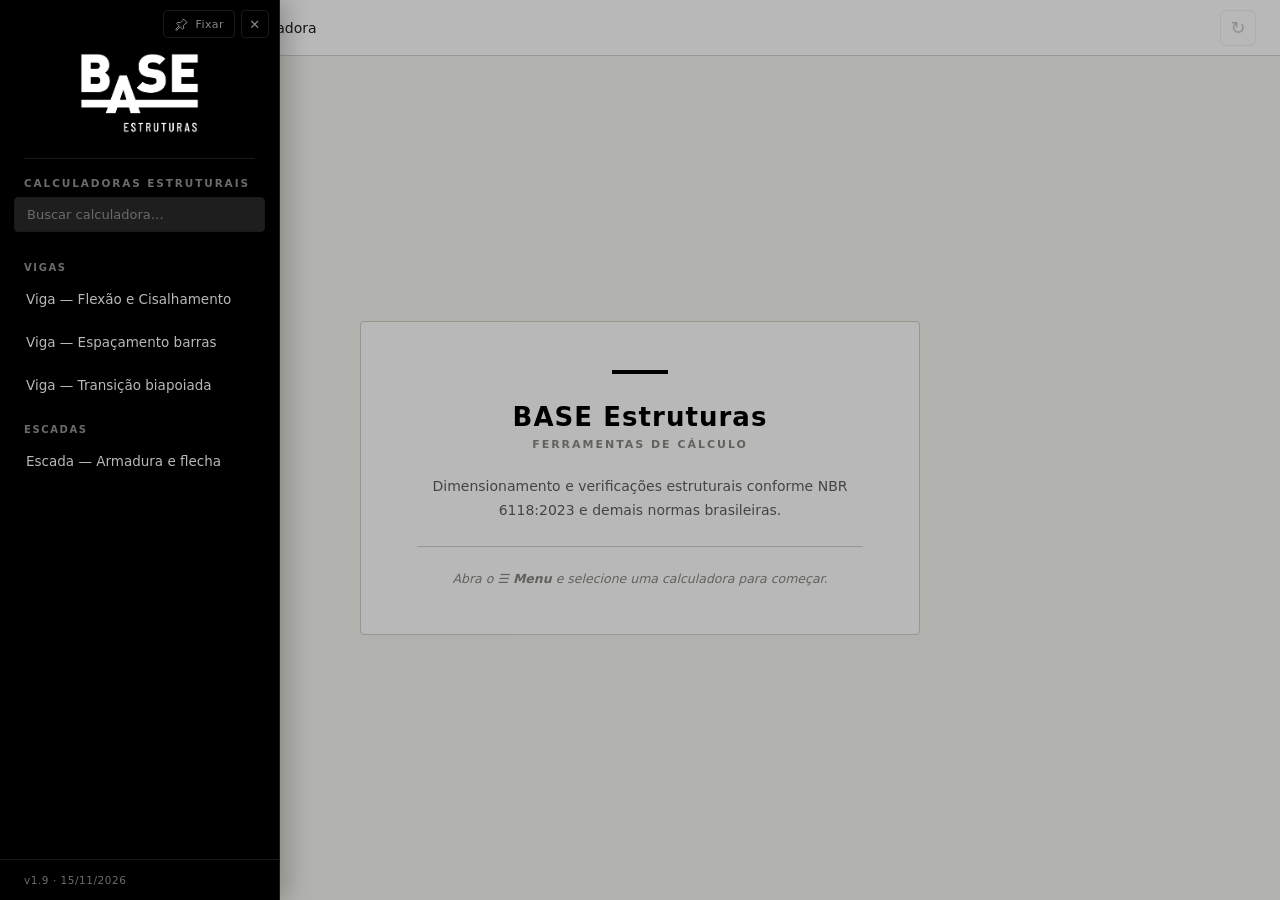
<file: index.html>
<!DOCTYPE html>
<html lang="pt-BR">
<head>
<meta charset="UTF-8">
<meta name="viewport" content="width=device-width, initial-scale=1.0">
<title>BASE Estruturas — Calculadoras</title>
<meta name="description" content="Calculadoras estruturais conforme NBR 6118:2023 — BASE Estruturas.">
<meta name="theme-color" content="#000000">
<meta property="og:title" content="BASE Estruturas — Calculadoras">
<meta property="og:description" content="Ferramentas internas de cálculo estrutural.">
<meta property="og:image" content="assets/logo.png">
<meta property="og:type" content="website">
<link rel="icon" type="image/png" href="assets/favicon.png">
<link rel="apple-touch-icon" href="assets/icon.png">
<link rel="stylesheet" href="assets/style.css">
</head>
<body>

<div class="app" id="app">

  <aside class="sidebar" id="sidebar" aria-label="Menu de calculadoras">
    <div class="sidebar-tools">
      <button class="btn-side" id="btn-pin" type="button" title="Fixar menu aberto" aria-pressed="false">
        <svg viewBox="0 0 24 24" width="15" height="15" aria-hidden="true"><path d="M15 3l6 6-2.2.8-3.9 3.9.6 4.6-1.5 1.5-4.2-4.2L4.5 21 3 21l0-1.5 5.4-5.3-4.2-4.2 1.5-1.5 4.6.6 3.9-3.9z" fill="none" stroke="currentColor" stroke-width="1.6" stroke-linejoin="round"/></svg>
        <span id="btn-pin-txt">Fixar</span>
      </button>
      <button class="btn-side btn-side-x" id="btn-close" type="button" title="Recolher menu (Esc)" aria-label="Recolher menu">✕</button>
    </div>
    <div class="brand">
      <img src="assets/logo-horizontal.png" alt="BASE Estruturas" class="brand-logo" />
    </div>

    <div class="brand-divider"></div>

    <div class="brand-sub">Calculadoras estruturais</div>

    <div class="search">
      <input type="text" id="search" placeholder="Buscar calculadora…" autocomplete="off" />
    </div>

    <nav class="nav" id="nav"></nav>

    <div class="footer">
      <div class="version">v1.9 · 15/11/2026</div>
    </div>
  </aside>

  <main class="main">
    <header class="topbar">
      <button class="btn-menu" id="btn-menu" type="button" title="Abrir menu (Ctrl+K busca)" aria-label="Abrir menu" aria-controls="sidebar" aria-expanded="false"><span class="ico">☰</span><span class="txt">Menu</span></button>
      <div class="topbar-title" id="topbar-title">Selecione uma calculadora</div>
      <button class="btn-icon" id="btn-reload" title="Recarregar (Ctrl+R)" disabled aria-label="Recarregar">↻</button>
    </header>

    <div class="content">
      <div class="welcome" id="welcome">
        <div class="welcome-card">
          <div class="welcome-mark"></div>
          <h1>BASE Estruturas</h1>
          <p class="tag">Ferramentas de cálculo</p>
          <p class="desc">
            Dimensionamento e verificações estruturais conforme NBR 6118:2023
            e demais normas brasileiras.
          </p>
          <p class="hint">Abra o <b>☰ Menu</b> e selecione uma calculadora para começar.</p>
        </div>
      </div>

      <iframe id="frame" class="frame hidden" src="about:blank" frameborder="0" title="Calculadora ativa"></iframe>
    </div>
  </main>

  <!-- Fundo escuro do menu recolhível -->
  <div class="backdrop" id="backdrop"></div>

</div>

<script>
  // Carrega a lista e o controle sempre na versão mais recente (evita menu antigo em cache)
  (function () {
    const v = Date.now();
    const js = src => new Promise((ok, erro) => { const t = document.createElement('script'); t.src = src + '?v=' + v; t.onload = ok; t.onerror = erro; document.body.appendChild(t); });
    js('assets/calculadoras.js').then(() => js('assets/app.js'));
  })();
</script>
</body>
</html>
</file>
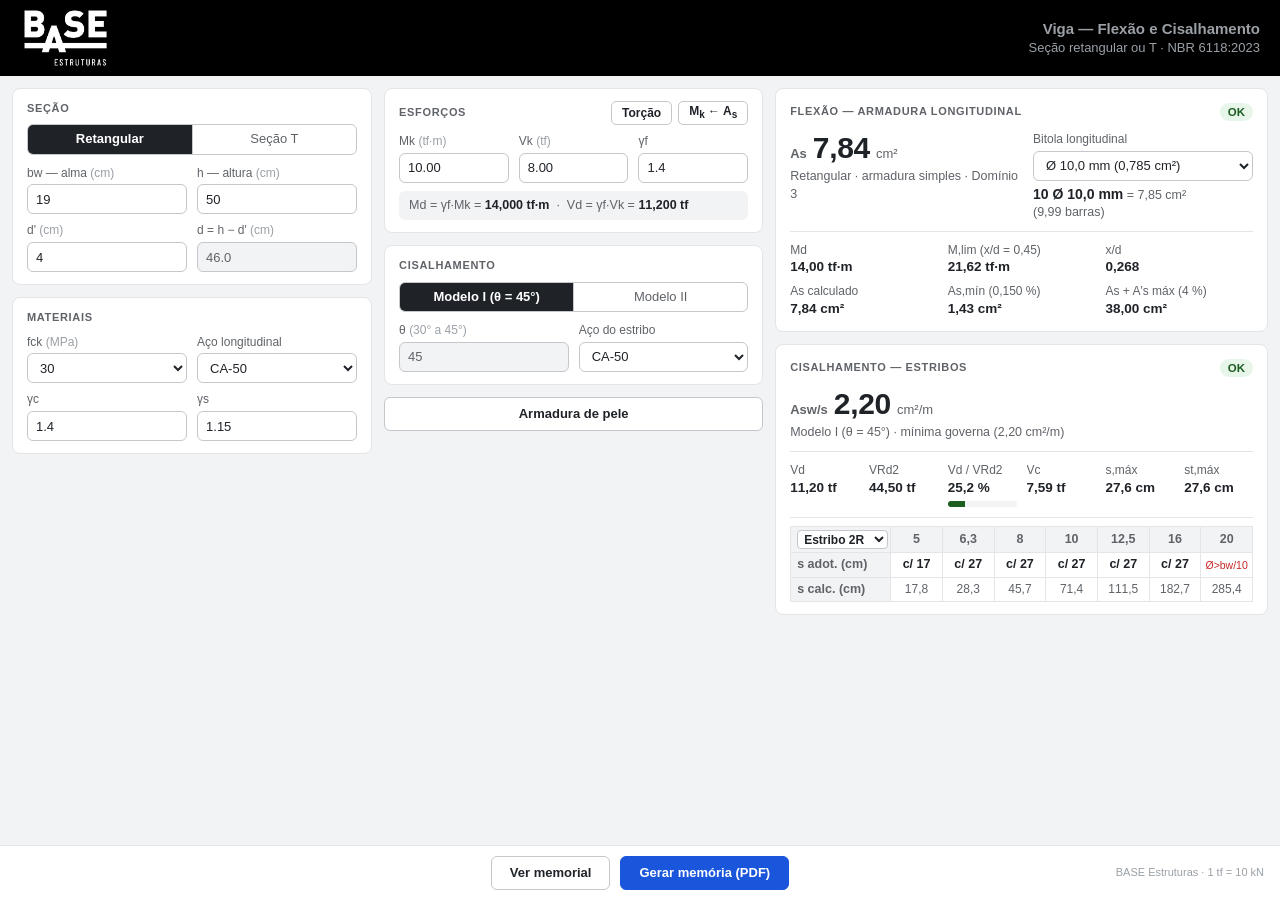
<file: calculadoras/calculadora_armadura_viga.html>
<!DOCTYPE html>
<html lang="pt-BR">
<head>
<meta charset="UTF-8">
<meta name="viewport" content="width=device-width, initial-scale=1.0">
<title>Viga — Flexão e Cisalhamento · NBR 6118:2023</title>
<style>
  /* ===== Padrão de interface BASE (mesmo da extensão pyRevit) ===== */
  :root {
    --preto: #000000;
    --corpo: #F1F3F4;
    --cartao: #FFFFFF;
    --borda: #E3E5E8;
    --borda-campo: #C4C7CC;
    --texto: #1F2328;
    --texto-2: #5F6368;
    --texto-3: #9AA0A6;
    --azul: #1A56DB;
    --verde: #1B5E20;   --verde-bg: #E8F5E9;
    --vermelho: #C62828; --vermelho-bg: #FDECEA;
    --ambar: #8A5300;   --ambar-bg: #FFF4E5;
  }
  * { box-sizing: border-box; }
  html, body { margin: 0; height: 100%; }
  body {
    font-family: "Segoe UI", -apple-system, BlinkMacSystemFont, Roboto, "Helvetica Neue", Arial, sans-serif;
    font-size: 13px; color: var(--texto); background: var(--corpo); line-height: 1.4;
  }
  .app { display: flex; flex-direction: column; min-height: 100vh; }

  /* Cabeçalho */
  .hdr { background: var(--preto); height: 76px; flex: 0 0 76px; display: flex; align-items: center; justify-content: space-between; padding: 0 20px; }
  .hdr img { height: 64px; width: auto; image-rendering: auto; }
  .hdr-tool { color: var(--texto-3); text-align: right; font-size: 13px; line-height: 1.35; }
  .hdr-tool strong { display: block; color: var(--texto-3); font-size: 15px; font-weight: 600; }

  /* Corpo em 3 colunas */
  .corpo { flex: 1; display: grid; grid-template-columns: minmax(250px, 0.95fr) minmax(280px, 1fr) minmax(330px, 1.3fr); gap: 12px; padding: 12px; align-items: start; }
  .col { display: flex; flex-direction: column; gap: 12px; min-width: 0; }

  /* Cartões */
  .card { background: var(--cartao); border: 1px solid var(--borda); border-radius: 8px; padding: 12px 14px; }
  .card-hd { display: flex; align-items: center; justify-content: space-between; margin-bottom: 8px; min-height: 22px; }
  .rot { font-size: 11px; text-transform: uppercase; letter-spacing: 0.06em; color: var(--texto-2); font-weight: 600; }
  .card-hd .rot { margin: 0; }
  .card > .rot { margin-bottom: 8px; }

  /* Campos */
  .g2 { display: grid; grid-template-columns: 1fr 1fr; gap: 8px 10px; }
  .g3 { display: grid; grid-template-columns: 1fr 1fr 1fr; gap: 8px 10px; }
  .f label { display: block; font-size: 12px; color: var(--texto-2); margin-bottom: 3px; white-space: nowrap; overflow: hidden; text-overflow: ellipsis; }
  .f label .un { color: var(--texto-3); }
  .f input, .f select, .mkas input, .mkas select {
    width: 100%; height: 30px; padding: 0 8px; border: 1px solid var(--borda-campo); border-radius: 6px;
    font: inherit; font-size: 13px; color: var(--texto); background: #fff;
  }
  .f input:focus, .f select:focus, .mkas input:focus, .mkas select:focus { outline: none; border-color: var(--azul); box-shadow: 0 0 0 3px rgba(26, 86, 219, 0.14); }
  .f input:disabled, .f input[readonly], .mkas input:disabled, .mkas select:disabled { background: var(--corpo); color: var(--texto-2); }
  .f input.derivado { background: #EEF3FD; border-color: #9DB5EE; color: var(--texto); font-weight: 600; }
  .t-fields { display: none; }
  .t-fields.visible { display: block; }

  /* Seletor segmentado (seção / modelo) */
  .seg { display: flex; border: 1px solid var(--borda-campo); border-radius: 6px; overflow: hidden; margin-bottom: 10px; }
  .seg input { display: none; }
  .seg label { flex: 1; text-align: center; padding: 5px 6px; cursor: pointer; font-size: 13px; color: var(--texto-2); user-select: none; }
  .seg label + input + label { border-left: 1px solid var(--borda-campo); }
  .seg input:checked + label { background: var(--texto); color: #fff; font-weight: 600; }

  .linha-info { margin-top: 8px; padding: 6px 10px; background: var(--corpo); border-radius: 6px; font-size: 12.5px; color: var(--texto-2); }
  .linha-info strong { color: var(--texto); font-weight: 600; }

  /* Botões */
  .btn { height: 34px; padding: 0 18px; border-radius: 6px; font: inherit; font-size: 13px; font-weight: 600; cursor: pointer; border: 1px solid var(--borda-campo); background: #fff; color: var(--texto); }
  .btn:hover { background: var(--corpo); }
  .btn-pri { background: var(--azul); border-color: var(--azul); color: #fff; }
  .btn-pri:hover { background: #1749B8; }
  .btn:disabled { opacity: 0.5; cursor: not-allowed; }
  .btn-sm { height: 24px; padding: 0 10px; border-radius: 5px; font: inherit; font-size: 12px; font-weight: 600; cursor: pointer; border: 1px solid var(--borda-campo); background: #fff; color: var(--texto); }
  .btn-sm:hover { background: var(--corpo); }
  .btn-sm[aria-pressed="true"] { background: var(--texto); border-color: var(--texto); color: #fff; }

  /* Painel Mk ← As */
  .mkas { margin-top: 10px; padding: 10px; border: 1px dashed var(--borda-campo); border-radius: 6px; display: none; }
  .mkas.ativo { display: block; }
  .mkas-row { display: flex; align-items: center; gap: 6px; margin-bottom: 6px; }
  .mkas-row input[type=radio] { width: auto; height: auto; margin: 0; }
  .mkas-row label { min-width: 22px; font-size: 12.5px; color: var(--texto-2); }
  .mkas-row input[type=number] { width: 78px; flex: 0 0 78px; }
  .mkas-row select { width: 70px; flex: 0 0 70px; }
  .mkas-row .un { font-size: 12px; color: var(--texto-3); white-space: nowrap; }
  .mkas-hint { font-size: 12px; color: var(--texto-2); margin-top: 4px; }
  .mkas-hint strong { color: var(--texto); }

  /* Resultados */
  .res-topo { display: flex; align-items: baseline; gap: 14px; flex-wrap: wrap; }
  .res-num { display: flex; align-items: baseline; gap: 6px; }
  .res-num .lbl { font-size: 13px; color: var(--texto-2); font-weight: 600; }
  .res-num .val { font-size: 30px; font-weight: 600; line-height: 1.1; letter-spacing: -0.01em; }
  .res-num .un { font-size: 13px; color: var(--texto-2); }
  .res-num.sm .val { font-size: 20px; }
  .res-num.sm .un { font-size: 12px; }
  .res-sub { margin-top: 4px; font-size: 12.5px; color: var(--texto-2); }
  .kv { display: grid; grid-template-columns: repeat(3, 1fr); gap: 6px 10px; margin-top: 10px; padding-top: 10px; border-top: 1px solid var(--borda); }
  .kv div { font-size: 12px; color: var(--texto-2); }
  .kv b { display: block; font-size: 13.5px; color: var(--texto); font-weight: 600; }
  .res-head { display: grid; grid-template-columns: 1fr 220px; gap: 12px; align-items: start; }
  .det-box { display: flex; flex-direction: column; gap: 4px; }
  .det-box .det-out { font-size: 12.5px; line-height: 1.35; }
  .det-box .det-out strong { font-size: 14px; }
  .kv .barra { margin-top: 3px; }
  #estribos-tab:empty { display: none; }
  #estribos-tab { margin-top: 10px; padding-top: 8px; border-top: 1px solid var(--borda); }
  .est-hd { font-size: 12px; color: var(--texto-2); margin-bottom: 4px; }
  .est-tab { width: 100%; border-collapse: collapse; table-layout: fixed; font-size: 12.5px; }
  .est-tab th, .est-tab td { text-align: center; padding: 3px 2px; border: 1px solid var(--borda); }
  .est-tab th { font-weight: 600; color: var(--texto-2); background: var(--corpo); }
  .est-tab tr th:first-child { width: 100px; text-align: left; padding-left: 6px; }
  .est-tab td strong { font-weight: 600; color: var(--texto); }
  .est-ramos { width: 100%; height: 19px; line-height: 17px; border: 1px solid var(--borda-campo); border-radius: 4px; font: inherit; font-size: 12px; font-weight: 600; color: var(--texto); background: #fff; padding: 0 2px; cursor: pointer; }
  .est-ramos:focus { outline: none; border-color: var(--azul); }
  .est-tab tr.calc td { color: var(--texto-2); font-size: 12px; }
  .est-tab td.inv { color: var(--vermelho); font-size: 10.5px; white-space: nowrap; }
  .kv6 { grid-template-columns: repeat(6, 1fr); }
  .hd-btns { display: flex; gap: 6px; }
  .btn-esq { margin-left: auto; align-self: center; }
  #esq-tor svg { width: 100%; height: auto; display: block; }
  #esq-tor svg text { font-family: "Segoe UI", -apple-system, Roboto, Arial, sans-serif; }
  .esq-lista { margin: 10px 0 0; padding-left: 18px; font-size: 12.5px; line-height: 1.6; color: var(--texto-2); }
  .esq-lista b { color: var(--texto); font-weight: 600; }
  .g4 { display: grid; grid-template-columns: 1fr 1fr 1fr 1fr; gap: 8px 10px; }
  .tor-field { display: none; }
  .tor-on .tor-field { display: block; }
  .btn-bloco { width: 100%; }
  .btn-bloco[aria-pressed="true"] { background: var(--texto); border-color: var(--texto); color: #fff; }
  .pele { display: none; }
  .pele.ativo { display: block; }
  .pele-row { display: grid; grid-template-columns: 112px 1fr; gap: 10px; align-items: end; }
  #pele-res { font-size: 12.5px; color: var(--texto-2); line-height: 1.35; padding-bottom: 2px; }
  #pele-res strong { color: var(--texto); font-size: 15px; font-weight: 600; }
  .pele-memo { margin-top: 8px; padding-top: 6px; border-top: 1px solid var(--borda); font-size: 11.5px; color: var(--texto-2); line-height: 1.45; }
  .pele-memo b { color: var(--texto); font-weight: 600; }
  .tor-flex { color: #1E3A8A; }
  .tor-flex strong { color: #1E3A8A; font-weight: 600; }
  .kv6 b, .kv6 > div { white-space: nowrap; }
  .kv6 > div { overflow: hidden; text-overflow: ellipsis; }
  @media (max-height: 760px) {
    .hdr { height: 60px; flex-basis: 60px; }
    .hdr img { height: 48px; }
    .corpo { gap: 10px; padding: 10px 10px 6px; }
    .col { gap: 10px; }
    .card { padding: 10px 12px; }
    .res-num .val { font-size: 26px; }
    .kv { margin-top: 8px; padding-top: 8px; gap: 4px 10px; }
    .rodape { padding: 8px 16px; }
    .mkas { margin-top: 8px; padding: 8px 10px; }
    .mkas-row { margin-bottom: 4px; }
    .btn-bloco { height: 30px; }
    .est-tab th, .est-tab td { padding: 2px; }
    #estribos-tab { margin-top: 8px; padding-top: 6px; }
    .pele .card-hd { margin-bottom: 4px; }
    .linha-info { padding: 5px 10px; }
    .linha-info { margin-top: 6px; }
  }
  .det-row { display: flex; align-items: center; gap: 8px; margin-top: 10px; padding-top: 10px; border-top: 1px solid var(--borda); flex-wrap: wrap; }
  .det-row .f { flex: 0 0 150px; }
  .det-row .f label { margin-bottom: 2px; }
  .det-out { font-size: 13px; color: var(--texto-2); }
  .det-out strong { color: var(--texto); font-size: 15px; }
  .pill { display: inline-block; padding: 1px 8px; border-radius: 10px; font-size: 11.5px; font-weight: 600; }
  .pill.ok { background: var(--verde-bg); color: var(--verde); }
  .pill.fail { background: var(--vermelho-bg); color: var(--vermelho); }
  .pill.warn { background: var(--ambar-bg); color: var(--ambar); }
  .barra { height: 6px; background: var(--corpo); border-radius: 3px; overflow: hidden; margin-top: 4px; }
  .barra > span { display: block; height: 100%; background: var(--verde); }
  .barra.fail > span { background: var(--vermelho); }
  .msg { color: var(--texto-2); font-size: 13px; padding: 6px 0; }
  .msg.erro { color: var(--vermelho); }

  /* Alertas compactos */
  .alertas:empty { display: none; }
  .alertas { margin-top: 8px; display: flex; flex-direction: column; gap: 5px; }
  .alert { padding: 6px 10px; border-radius: 6px; font-size: 12px; line-height: 1.35; border-left: 3px solid; margin: 0 !important; }
  .alert-warning { background: var(--ambar-bg); color: var(--ambar); border-color: #E8A33D; }
  .alert-danger { background: var(--vermelho-bg); color: var(--vermelho); border-color: var(--vermelho); }
  .alert-info { background: #EEF3FD; color: #1E3A8A; border-color: #9DB5EE; }

  /* Rodapé com botões centralizados */
  .rodape { flex: 0 0 auto; background: #fff; border-top: 1px solid var(--borda); padding: 10px 16px; display: flex; justify-content: center; gap: 10px; }
  .credito { position: absolute; right: 16px; font-size: 11px; color: var(--texto-3); align-self: center; }

  /* Memorial (janela sobreposta) */
  .modal { position: fixed; inset: 0; background: rgba(0, 0, 0, 0.45); display: none; align-items: center; justify-content: center; padding: 20px; z-index: 50; }
  .modal.aberto { display: flex; }
  .modal-box { background: var(--corpo); border-radius: 8px; width: min(860px, 100%); max-height: 100%; display: flex; flex-direction: column; overflow: hidden; }
  .modal-hd { background: var(--preto); color: var(--texto-3); padding: 12px 18px; display: flex; justify-content: space-between; align-items: center; }
  .modal-hd strong { color: #fff; font-size: 15px; font-weight: 600; }
  .modal-hd button { background: none; border: none; color: var(--texto-3); font-size: 20px; cursor: pointer; line-height: 1; }
  .modal-body { padding: 14px; overflow: auto; display: flex; flex-direction: column; gap: 12px; }
  .modal-body .card { font-size: 13px; line-height: 1.65; }
  .modal-body .section-title { font-size: 11px; text-transform: uppercase; letter-spacing: 0.06em; color: var(--texto-2); font-weight: 600; margin: 10px 0 4px; }
  .modal-body strong { font-weight: 600; }
  .modal-ft { padding: 10px; display: flex; justify-content: center; gap: 10px; background: #fff; border-top: 1px solid var(--borda); }
  table.tab { width: 100%; border-collapse: collapse; font-size: 12.5px; margin-top: 6px; }
  table.tab th { text-align: right; font-weight: 600; color: var(--texto-2); padding: 4px 8px; border-bottom: 1px solid var(--borda); }
  table.tab td { text-align: right; padding: 4px 8px; border-bottom: 1px solid var(--borda); }
  table.tab th:first-child, table.tab td:first-child { text-align: left; }
  .nota { font-size: 12px; color: var(--texto-2); }

  /* Telas estreitas: empilha as colunas e libera a rolagem */
  @media (max-width: 1080px) {
    .corpo { grid-template-columns: 1fr 1fr; }
    .col-res { grid-column: 1 / -1; }
  }
  @media (max-width: 680px) {
    .corpo { grid-template-columns: 1fr; }
    .hdr { height: 60px; flex-basis: 60px; padding: 0 14px; }
    .hdr img { height: 48px; }
    .hdr-tool strong { font-size: 13px; }
    .credito { display: none; }
    .kv, .kv6 { grid-template-columns: 1fr 1fr; }
  }

  /* ===== Memória de cálculo em PDF (impressão) ===== */
  #print-area { display: none; }
  @media print {
    @page { size: A4; margin: 20mm 18mm; }
    body { background: white !important; color: black !important; padding: 0 !important; font-size: 11pt; line-height: 1.5; }
    .app, .modal { display: none !important; }
    #print-area { display: block !important; color: black; font-family: "Times New Roman", Georgia, serif; }
    #print-area h1 { font-size: 16pt; text-align: center; margin: 0 0 4px; font-weight: bold; }
    #print-area .doc-subtitle { text-align: center; font-size: 11pt; margin: 0 0 6px; color: #444; }
    #print-area .doc-date { text-align: center; font-size: 10pt; margin: 0 0 18px; color: #666; }
    #print-area h2 { font-size: 13pt; font-weight: bold; margin: 18px 0 8px; padding-bottom: 4px; border-bottom: 1px solid #999; page-break-after: avoid; }
    #print-area h3 { font-size: 11pt; font-weight: bold; margin: 12px 0 6px; page-break-after: avoid; }
    #print-area table { width: 100%; border-collapse: collapse; margin: 6px 0 12px; font-size: 10.5pt; page-break-inside: avoid; }
    #print-area td, #print-area th { border: 1px solid #888; padding: 5px 8px; text-align: left; }
    #print-area th { background: #eee; font-weight: bold; }
    #print-area td.label { width: 55%; }
    #print-area td.val { text-align: right; font-family: "Courier New", monospace; }
    #print-area .formula { font-family: "Courier New", monospace; background: #f4f4f4; padding: 6px 10px; border-left: 3px solid #333; margin: 6px 0; font-size: 10pt; page-break-inside: avoid; }
    #print-area p { margin: 4px 0; text-align: justify; }
    #print-area .highlight { background: #f0f0f0; padding: 8px 12px; border-left: 4px solid #000; margin: 10px 0; font-weight: bold; page-break-inside: avoid; }
    #print-area .memo-pdf { font-size: 10.5pt; line-height: 1.55; text-align: left; }
    #print-area .memo-pdf span { color: black !important; }
    #print-area .note { font-size: 9.5pt; color: #555; font-style: italic; margin-top: 4px; }
  }

</style>
</head>
<body>
<div class="app">

  <header class="hdr">
    <img src="../assets/logo-horizontal.png" alt="BASE Estruturas">
    <div class="hdr-tool"><strong>Viga — Flexão e Cisalhamento</strong>Seção retangular ou T · NBR 6118:2023</div>
  </header>

  <main class="corpo">

    <!-- ===== Coluna 1: seção e materiais ===== -->
    <section class="col">
      <div class="card">
        <div class="rot">Seção</div>
        <div class="seg">
          <input type="radio" id="sec-ret" name="secao" value="ret" checked><label for="sec-ret">Retangular</label>
          <input type="radio" id="sec-t" name="secao" value="t"><label for="sec-t">Seção T</label>
        </div>
        <div class="g2" id="grid-geom">
          <div class="f"><label for="bw">bw — alma <span class="un">(cm)</span></label><input type="number" id="bw" value="19" step="1" min="0"></div>
          <div class="f"><label for="h">h — altura <span class="un">(cm)</span></label><input type="number" id="h" value="50" step="1" min="0"></div>
          <div class="f"><label for="dl">d' <span class="un">(cm)</span></label><input type="number" id="dl" value="4" step="0.5" min="0"></div>
          <div class="f"><label for="d">d = h − d' <span class="un">(cm)</span></label><input type="number" id="d" value="46" step="0.5" readonly tabindex="-1"></div>
          <div class="f t-fields" id="field-bf"><label for="bf">bf — mesa <span class="un">(cm)</span></label><input type="number" id="bf" value="80" step="1" min="0"></div>
          <div class="f t-fields" id="field-hf"><label for="hf">hf — mesa <span class="un">(cm)</span></label><input type="number" id="hf" value="10" step="0.5" min="0"></div>
        </div>
      </div>

      <div class="card">
        <div class="rot">Materiais</div>
        <div class="g2">
          <div class="f"><label for="fck">fck <span class="un">(MPa)</span></label>
            <select id="fck">
              <option>20</option><option>25</option><option selected>30</option>
              <option>35</option><option>40</option><option>45</option>
              <option>50</option><option>55</option><option>60</option>
              <option>70</option><option>80</option><option>90</option>
            </select>
          </div>
          <div class="f"><label for="aco">Aço longitudinal</label>
            <select id="aco"><option value="50" selected>CA-50</option><option value="60">CA-60</option></select>
          </div>
          <div class="f"><label for="gc">γc</label><input type="number" id="gc" value="1.4" step="0.05" min="1"></div>
          <div class="f"><label for="gs">γs</label><input type="number" id="gs" value="1.15" step="0.05" min="1"></div>
        </div>
      </div>

    </section>

    <!-- ===== Coluna 2: esforços e cisalhamento ===== -->
    <section class="col">
      <div class="card">
        <div class="card-hd">
          <span class="rot">Esforços</span>
          <span class="hd-btns">
            <button type="button" class="btn-sm" id="btn-tor" aria-pressed="false" title="Incluir momento torçor (NBR 6118:2023, 17.5 e 17.7.2)">Torção</button>
            <button type="button" class="btn-sm" id="btn-mkas" aria-pressed="false" title="Preencher Mk a partir da armadura de flexão adotada">M<sub>k</sub> ← A<sub>s</sub></button>
          </span>
        </div>
        <div class="g3" id="grid-esf">
          <div class="f"><label for="mk">Mk <span class="un">(tf·m)</span></label><input type="number" id="mk" value="10.00" step="0.01"></div>
          <div class="f"><label for="vk">Vk <span class="un">(tf)</span></label><input type="number" id="vk" value="8.00" step="0.01"></div>
          <div class="f tor-field"><label for="tk">Tk <span class="un">(tf·m)</span></label><input type="number" id="tk" value="1.00" step="0.01" min="0"></div>
          <div class="f"><label for="gf">γf</label><input type="number" id="gf" value="1.4" step="0.05" min="1"></div>
        </div>
        <div class="linha-info">Md = γf·Mk = <strong><span id="md_tfm">14,000</span> tf·m</strong> &nbsp;·&nbsp; Vd = γf·Vk = <strong><span id="vd_tf">11,200</span> tf</strong><span id="td-info"></span></div>

        <div class="mkas" id="mkas-panel">
          <div class="mkas-row">
            <input type="radio" name="mrd_modo" id="mrd-m1" value="as" checked><label for="mrd-m1">As</label>
            <input type="number" id="mrd_as" value="8.00" step="0.01" min="0"><span class="un">cm²</span>
          </div>
          <div class="mkas-row">
            <input type="radio" name="mrd_modo" id="mrd-m2" value="n"><label for="mrd-m2">n</label>
            <input type="number" id="mrd_n" value="4" step="1" min="1"><span class="un">× Ø</span>
            <select id="mrd_phi_n"></select><span class="un">mm</span>
          </div>
          <div class="mkas-row">
            <input type="radio" name="mrd_modo" id="mrd-m3" value="s"><label for="mrd-m3">Ø</label>
            <select id="mrd_phi_s"></select><span class="un">mm c/</span>
            <input type="number" id="mrd_s" value="10" step="0.5" min="1"><span class="un">cm</span>
          </div>
          <div class="mkas-row">
            <span style="width: 13px;"></span><label for="mrd_asl">A's</label>
            <input type="number" id="mrd_asl" value="0.00" step="0.01" min="0"><span class="un">cm² (comprimida, a d')</span>
          </div>
          <div class="mkas-hint" id="mkas-hint"></div>
        </div>
      </div>

      <div class="card">
        <div class="rot">Cisalhamento</div>
        <div class="seg">
          <input type="radio" id="mod-1" name="modelo" value="1" checked><label for="mod-1">Modelo I (θ = 45°)</label>
          <input type="radio" id="mod-2" name="modelo" value="2"><label for="mod-2">Modelo II</label>
        </div>
        <div class="g2">
          <div class="f"><label for="theta">θ <span class="un">(30° a 45°)</span></label><input type="number" id="theta" value="45" step="1" min="30" max="45" disabled></div>
          <div class="f"><label for="aco_estribo">Aço do estribo</label>
            <select id="aco_estribo"><option value="50" selected>CA-50</option><option value="60">CA-60</option></select>
          </div>
        </div>
      </div>
      <button type="button" class="btn btn-bloco" id="btn-pele" aria-pressed="false">Armadura de pele</button>

      <div class="card pele" id="card-pele">
        <div class="card-hd"><span class="rot">Armadura de pele</span><span id="pele-status"></span></div>
        <div class="pele-row">
          <div class="f"><label for="pele_phi">Bitola</label>
            <select id="pele_phi">
              <option value="5">Ø 5,0 mm</option>
              <option value="6.3" selected>Ø 6,3 mm</option>
              <option value="8">Ø 8,0 mm</option>
              <option value="10">Ø 10,0 mm</option>
              <option value="12.5">Ø 12,5 mm</option>
              <option value="16">Ø 16,0 mm</option>
              <option value="20">Ø 20,0 mm</option>
            </select>
          </div>
          <div id="pele-res"></div>
        </div>
        <div class="alertas" id="pele-alertas"></div>
      </div>

    </section>

    <!-- ===== Coluna 3: resultados ===== -->
    <section class="col col-res">
      <div class="card">
        <div class="card-hd"><span class="rot">Flexão — armadura longitudinal</span><span id="flex-status"></span></div>
        <div class="res-head">
          <div id="resultado"></div>
          <div class="det-box">
            <div class="f"><label for="bitola">Bitola longitudinal</label>
            <select id="bitola">
              <option value="0.196">Ø 5,0 mm (0,196 cm²)</option>
              <option value="0.312">Ø 6,3 mm (0,312 cm²)</option>
              <option value="0.5">Ø 8,0 mm (0,50 cm²)</option>
              <option value="0.785" selected>Ø 10,0 mm (0,785 cm²)</option>
              <option value="1.23">Ø 12,5 mm (1,23 cm²)</option>
              <option value="2.00">Ø 16,0 mm (2,00 cm²)</option>
              <option value="3.14">Ø 20,0 mm (3,14 cm²)</option>
              <option value="4.91">Ø 25,0 mm (4,91 cm²)</option>
              <option value="8.04">Ø 32,0 mm (8,04 cm²)</option>
            </select>
            </div>
            <div class="det-out" id="qtd-barras">—</div>
          </div>
        </div>
        <div id="flex-kv"></div>
        <div class="alertas" id="flex-alertas"></div>
      </div>

      <div class="card">
        <div class="card-hd"><span class="rot">Cisalhamento — estribos</span><span class="hd-btns"><button type="button" class="btn-sm" id="btn-esq-tor" style="display: none;" title="Desenho esquemático do posicionamento das armaduras com torção">Posicionamento</button><span id="cis-status"></span></span></div>
        <div id="resultado-cis"></div>
        <div id="cis-kv"></div>
        <div id="estribos-tab"></div>
        <div class="alertas" id="cis-alertas"></div>
      </div>
    </section>

  </main>

  <footer class="rodape">
    <button type="button" class="btn" id="btn-memo">Ver memorial</button>
    <button type="button" class="btn btn-pri" id="btn-pdf" disabled>Gerar memória (PDF)</button>
    <span class="credito">BASE Estruturas · 1 tf = 10 kN</span>
  </footer>
</div>

<!-- Memorial na tela -->
<div class="modal" id="modal-memo" role="dialog" aria-modal="true" aria-labelledby="memo-tit">
  <div class="modal-box">
    <div class="modal-hd"><span><strong id="memo-tit">Memorial de cálculo</strong> &nbsp;Viga — Flexão e Cisalhamento</span><button type="button" id="btn-memo-x" aria-label="Fechar">×</button></div>
    <div class="modal-body">
      <div class="card" id="detalhes"></div>
      <div class="card" id="detalhes-cis"></div>
      <div class="card" id="detalhes-tor" style="display: none;"></div>
      <div class="card" id="detalhes-pele" style="display: none;"></div>
      <div class="card nota">
        Cálculo conforme NBR 6118:2023 (item 17.2.2) com diagrama retangular simplificado: λ, αc e ηc conforme fck (8.2.10.1);
        x/d ≤ 0,45 (fck ≤ 50) ou 0,35 (fck &gt; 50), item 14.6.4.3. Em seção T, se λx ≤ hf a seção é dimensionada como retangular bf × d;
        caso contrário, decompõe-se em abas + alma. M<sub>k</sub> ← A<sub>s</sub>: Mk = MRd/γf, com MRd pelo equilíbrio da seção com a armadura informada.
        Conversão: 1 tf = 10 kN.
      </div>
    </div>
    <div class="modal-ft">
      <button type="button" class="btn" id="btn-memo-fechar">Fechar</button>
      <button type="button" class="btn btn-pri" id="btn-pdf2">Gerar memória (PDF)</button>
    </div>
  </div>
</div>

<!-- Posicionamento das armaduras com torção -->
<div class="modal" id="modal-tor" role="dialog" aria-modal="true" aria-labelledby="tor-tit">
  <div class="modal-box">
    <div class="modal-hd"><span><strong id="tor-tit">Posicionamento das armaduras — torção</strong> &nbsp;corte esquemático da viga</span><button type="button" id="btn-tor-x" aria-label="Fechar">×</button></div>
    <div class="modal-body">
      <div class="card" id="esq-tor"></div>
    </div>
    <div class="modal-ft">
      <button type="button" class="btn" id="btn-tor-fechar">Fechar</button>
    </div>
  </div>
</div>

<div id="print-area"></div>

<script>
const G = 10.0; // 1 tf = 10 kN
let ultimoCalculo = null;

function fmtBR(v, dec) {
  if (!isFinite(v)) return '—';
  return v.toFixed(dec).replace('.', ',');
}
// εcu (‰) — NBR 6118:2023, item 8.2.10.1
function epsCu(fck) { return fck <= 50 ? 3.5 : 2.6 + 35 * Math.pow((90 - fck) / 100, 4); }
function kNcm_to_tfm(v) { return v / 100 / G; }

function atualizarMd() {
  const Mk = parseFloat(document.getElementById('mk').value) || 0;
  const Vk = parseFloat(document.getElementById('vk').value) || 0;
  const gf = parseFloat(document.getElementById('gf').value) || 0;
  document.getElementById('md_tfm').textContent = fmtBR(Mk * gf, 3);
  document.getElementById('vd_tf').textContent = fmtBR(Vk * gf, 3);
  const tdi = document.getElementById('td-info');
  if (tdi) tdi.innerHTML = (typeof torcaoAtiva !== 'undefined' && torcaoAtiva)
    ? ` &nbsp;·&nbsp; Td = γf·Tk = <strong>${fmtBR((parseFloat(document.getElementById('tk').value) || 0) * gf, 3)} tf·m</strong>` : '';
}

function atualizarD() {
  const h = parseFloat(document.getElementById('h').value) || 0;
  const dl = parseFloat(document.getElementById('dl').value) || 0;
  const d = h - dl;
  document.getElementById('d').value = d.toFixed(1);
}

function tipoSecao() {
  return document.querySelector('input[name="secao"]:checked').value;
}

function atualizarVisibilidadeT() {
  const t = tipoSecao() === 't';
  document.querySelectorAll('.t-fields').forEach(el => {
    el.classList.toggle('visible', t);
  });
  document.getElementById('grid-geom').classList.toggle('t-mode', t);
}

function calcular() {
  const Mk_tfm = parseFloat(document.getElementById('mk').value);
  const gf = parseFloat(document.getElementById('gf').value);
  const bw = parseFloat(document.getElementById('bw').value);
  const h = parseFloat(document.getElementById('h').value);
  const d = parseFloat(document.getElementById('d').value);
  const dl = parseFloat(document.getElementById('dl').value);
  const fck = parseFloat(document.getElementById('fck').value);
  const aco = parseFloat(document.getElementById('aco').value);
  const gc = parseFloat(document.getElementById('gc').value);
  const gs = parseFloat(document.getElementById('gs').value);
  const tipo = tipoSecao();
  const bf = tipo === 't' ? parseFloat(document.getElementById('bf').value) : bw;
  const hf = tipo === 't' ? parseFloat(document.getElementById('hf').value) : 0;

  const res = document.getElementById('resultado');
  const det = document.getElementById('detalhes');
  res.classList.add('visible');
  det.classList.add('visible');

  if (!Mk_tfm || !gf || !bw || !h || !d || !fck || !gc || !gs) {
    flexErro('Preencha todos os campos.');
    det.innerHTML = '';
    document.getElementById('btn-pdf').disabled = true;
    return;
  }
  if (d >= h) {
    flexErro('d deve ser menor que h.');
    det.innerHTML = '';
    document.getElementById('btn-pdf').disabled = true;
    return;
  }
  if (tipo === 't' && (!bf || !hf || bf < bw || hf >= h)) {
    flexErro('Verifique bf (≥ bw) e hf (&lt; h).');
    det.innerHTML = '';
    document.getElementById('btn-pdf').disabled = true;
    return;
  }

  const Md_tfm = Mk_tfm * gf;
  const Md_kNm = Md_tfm * G;
  const Md = Md_kNm * 100;

  const fyk = aco * 10;
  const fcd_MPa = fck / gc;
  const fyd_MPa = fyk / gs;
  const fcd = fcd_MPa / 10;
  const fyd = fyd_MPa / 10;

  let lambda, eta, x_lim_rel;
  if (fck <= 50) {
    lambda = 0.8; eta = 0.85; x_lim_rel = 0.45;
  } else {
    lambda = 0.8 - (fck - 50) / 400;
    eta = 0.85 * (1 - (fck - 50) / 200);
    x_lim_rel = 0.35;
  }

  // NBR 6118:2023, 8.2.10.1 e 17.2.2-e: σcd = αc · ηc · fcd
  const eta_c = fck <= 40 ? 1.0 : Math.pow(40 / fck, 1/3);
  const sigma_cd = eta * eta_c * fcd;
  const x_lim = x_lim_rel * d;
  const z_lim = d - lambda * x_lim / 2;

  const dados = {
    tipoSecao: tipo, Mk_tfm, gf, Md_tfm, Md_kNm, bw, h, d, dl, bf, hf,
    fck, aco, fyk, gc, gs, fcd_MPa, fyd_MPa, fyd,
    lambda, eta, eta_c, x_lim_rel, sigma_cd, x_lim, z_lim
  };

  // Calcular Mlim conforme tipo de seção (para alerta de armadura dupla)
  let M_lim;
  if (tipo === 'ret') {
    M_lim = sigma_cd * bw * lambda * x_lim * z_lim;
  } else {
    // Para seção T, o limite é mais complexo; usa-se bw na verificação da alma
    M_lim = sigma_cd * bw * lambda * x_lim * z_lim;
  }
  const M_lim_tfm = kNcm_to_tfm(M_lim);
  dados.M_lim_tfm = M_lim_tfm;

  let html, detHtml;

  if (tipo === 'ret') {
    // ====== SEÇÃO RETANGULAR ======
    const A = sigma_cd * bw * lambda * lambda / 2;
    const B = -sigma_cd * bw * lambda * d;
    const C = Md;
    const disc = B*B - 4*A*C;

    if (Md <= M_lim && disc >= 0) {
      // Armadura simples
      const x = (-B - Math.sqrt(disc)) / (2*A);
      const z = d - lambda * x / 2;
      const As = Md / (fyd * z);
      const eps_cu = epsCu(fck);
      const eps_yd = (fyd_MPa / 210000) * 1000;
      const eps_s = eps_cu * (d - x) / x;
      let dominio;
      if (eps_s >= 10) dominio = '2 (ELU por deformação plástica do aço)';
      else if (eps_s >= eps_yd) dominio = '3 (aço escoa antes do esmagamento)';
      else dominio = '4 (peça super-armada — evitar)';

      Object.assign(dados, { modo: 'simples', x, z, As, eps_s, eps_yd, dominio });
      const finalArm = armaduraMinMax(As, 0, bw, h, fck);
      Object.assign(dados, finalArm);

      html = `
        
        ${finalArm.alerta}
      `;
      detHtml = detalhesRetSimples(dados, finalArm);
    } else {
      // Armadura dupla retangular
      const x = x_lim, z = z_lim;
      const M1 = M_lim;
      const M2 = Md - M1;
      const eps_cu = epsCu(fck);
      const eps_sl = eps_cu * (x - dl) / x;
      const eps_yd = (fyd_MPa / 210000) * 1000;
      let sigma_sl = (eps_sl >= eps_yd) ? fyd : (eps_sl / 1000) * 21000;
      const As1 = M1 / (fyd * z);
      const Asl = M2 / (sigma_sl * (d - dl));
      const As_total = As1 + M2 / (fyd * (d - dl));

      Object.assign(dados, {
        modo: 'dupla', x, z, As: As_total, Asl, As1,
        M1_tfm: kNcm_to_tfm(M1), M2_tfm: kNcm_to_tfm(M2),
        eps_sl, eps_yd, sigma_sl_MPa: sigma_sl * 10,
        escoaCompr: eps_sl >= eps_yd
      });
      const finalArm = armaduraMinMax(As_total, Asl, bw, h, fck);
      Object.assign(dados, finalArm);

      html = `
        
        <div class="alert alert-warning"><strong>Md &gt; Mlim</strong> → armadura dupla necessária.</div>
        ${finalArm.alerta}
      `;
      detHtml = detalhesRetDupla(dados, finalArm);
    }
  } else {
    // ====== SEÇÃO T ======
    // Limite com toda a mesa comprimida (λx = hf → x = hf/λ)
    const M_mesa_lim = sigma_cd * bf * hf * (d - hf/2);
    const M_mesa_lim_tfm = kNcm_to_tfm(M_mesa_lim);
    dados.M_mesa_lim_tfm = M_mesa_lim_tfm;

    if (Md <= M_mesa_lim) {
      // CASO 1: LN dentro da mesa → comporta-se como retangular bf × d
      const A = sigma_cd * bf * lambda * lambda / 2;
      const B = -sigma_cd * bf * lambda * d;
      const C = Md;
      const disc = B*B - 4*A*C;
      const x = (-B - Math.sqrt(disc)) / (2*A);
      const lx = lambda * x;
      const z = d - lx / 2;
      const As = Md / (fyd * z);
      const eps_cu = epsCu(fck);
      const eps_yd = (fyd_MPa / 210000) * 1000;
      const eps_s = eps_cu * (d - x) / x;
      let dominio;
      if (eps_s >= 10) dominio = '2 (ELU por deformação plástica do aço)';
      else if (eps_s >= eps_yd) dominio = '3 (aço escoa antes do esmagamento)';
      else dominio = '4 (peça super-armada — evitar)';

      Object.assign(dados, {
        modo: 't-mesa', x, lx, z, As, eps_s, eps_yd, dominio,
        casoT: 'LN dentro da mesa'
      });
      const finalArm = armaduraMinMax(As, 0, bw, h, fck);
      Object.assign(dados, finalArm);

      html = `
        
        <div class="alert alert-info">λx = ${fmtBR(lx, 2)} cm ≤ hf = ${fmtBR(hf, 2)} cm → linha neutra dentro da mesa.</div>
        ${finalArm.alerta}
      `;
      detHtml = detalhesTmesa(dados, finalArm);
    } else {
      // CASO 2: LN na alma → decompor em abas + alma
      const M_aba = sigma_cd * (bf - bw) * hf * (d - hf/2);
      const As_aba = M_aba / (fyd * (d - hf/2));
      const M_alma = Md - M_aba;

      const A = sigma_cd * bw * lambda * lambda / 2;
      const B = -sigma_cd * bw * lambda * d;
      const C = M_alma;
      const disc = B*B - 4*A*C;

      if (M_alma > M_lim || disc < 0) {
        // Necessita armadura dupla na alma
        const x = x_lim, z = z_lim;
        const M_alma_lim = M_lim;
        const M_alma_2 = M_alma - M_alma_lim;
        const eps_cu = epsCu(fck);
        const eps_sl = eps_cu * (x - dl) / x;
        const eps_yd = (fyd_MPa / 210000) * 1000;
        let sigma_sl = (eps_sl >= eps_yd) ? fyd : (eps_sl / 1000) * 21000;
        const As_alma_1 = M_alma_lim / (fyd * z);
        const Asl = M_alma_2 / (sigma_sl * (d - dl));
        const As_alma_2 = M_alma_2 / (fyd * (d - dl));
        const As_alma_total = As_alma_1 + As_alma_2;
        const As_total = As_aba + As_alma_total;

        Object.assign(dados, {
          modo: 't-alma-dupla', x, z,
          M_aba_tfm: kNcm_to_tfm(M_aba), As_aba,
          M_alma_tfm: kNcm_to_tfm(M_alma), M_alma_lim_tfm: kNcm_to_tfm(M_alma_lim),
          M_alma_2_tfm: kNcm_to_tfm(M_alma_2),
          As_alma_1, As_alma_2, As_alma_total,
          As: As_total, Asl,
          eps_sl, eps_yd, sigma_sl_MPa: sigma_sl * 10,
          escoaCompr: eps_sl >= eps_yd,
          casoT: 'LN na alma — necessita armadura dupla'
        });
        const finalArm = armaduraMinMax(As_total, Asl, bw, h, fck);
        Object.assign(dados, finalArm);

        html = `
          
          <div class="alert alert-warning"><strong>Seção T com armadura dupla</strong> · M_alma &gt; Mlim. Considere aumentar h.</div>
          ${finalArm.alerta}
        `;
        detHtml = detalhesTalmaDupla(dados, finalArm);
      } else {
        // Armadura simples na alma
        const x = (-B - Math.sqrt(disc)) / (2*A);
        const z = d - lambda * x / 2;
        const As_alma = M_alma / (fyd * z);
        const As_total = As_aba + As_alma;
        const eps_cu = epsCu(fck);
        const eps_yd = (fyd_MPa / 210000) * 1000;
        const eps_s = eps_cu * (d - x) / x;
        let dominio;
        if (eps_s >= 10) dominio = '2';
        else if (eps_s >= eps_yd) dominio = '3 (aço escoa antes do esmagamento)';
        else dominio = '4 (peça super-armada — evitar)';

        Object.assign(dados, {
          modo: 't-alma', x, z,
          M_aba_tfm: kNcm_to_tfm(M_aba), As_aba,
          M_alma_tfm: kNcm_to_tfm(M_alma), As_alma,
          As: As_total, eps_s, eps_yd, dominio,
          casoT: 'LN na alma — armadura simples'
        });
        const finalArm = armaduraMinMax(As_total, 0, bw, h, fck);
        Object.assign(dados, finalArm);

        html = `
          
          <div class="alert alert-info">λx = ${fmtBR(lambda*x, 2)} cm &gt; hf = ${fmtBR(hf, 2)} cm → linha neutra abaixo da mesa.</div>
          ${finalArm.alerta}
        `;
        detHtml = detalhesTalma(dados, finalArm);
      }
    }
  }

  renderFlexao(dados, html);
  document.getElementById('detalhes').innerHTML = detHtml;
  ultimoCalculo = dados;

  // === Atualiza card de detalhamento da armadura tracionada ===
  atualizarBitola();

  // === Cálculo de cisalhamento ===
  calcularCisalhamento(dados);

  document.getElementById('btn-pdf').disabled = false;
}

function atualizarBitola() {
  const out = document.getElementById('qtd-barras');
  if (!ultimoCalculo || ultimoCalculo.As_adotada == null) { out.innerHTML = '—'; return; }
  const As_adot = Math.round(ultimoCalculo.As_adotada * 100) / 100;
  const sel = document.getElementById('bitola');
  const area = parseFloat(sel.value);
  const label = sel.options[sel.selectedIndex].text.split('(')[0].trim();
  const qtd = As_adot / area;
  const n = Math.ceil(qtd - 1e-9);
  out.innerHTML = `<strong>${n} ${label}</strong> = ${fmtBR(n * area, 2)} cm²<br>(${fmtBR(qtd, 2)} barras)`;
}

function armaduraMinMax(As, Asl, bw, h, fck) {
  const Ac = bw * h;
  // Tabela 17.3 (seção retangular) — NBR 6118:2023
  const tab = {20: 0.150, 25: 0.150, 30: 0.150, 35: 0.164, 40: 0.179, 45: 0.194, 50: 0.208, 55: 0.211, 60: 0.219, 65: 0.226, 70: 0.233, 75: 0.239, 80: 0.245, 85: 0.251, 90: 0.256};
  const rho_min_pct = tab[fck] || 0.260;
  const rho_min = rho_min_pct / 100;
  const As_min = rho_min * Ac;
  const As_max = 0.04 * Ac;
  const As_adotada = Math.max(As, As_min);
  let alerta = '';
  // Item 17.3.5.2.4: a soma As + A's não pode superar 4 %·Ac
  const As_total_secao = As_adotada + (Asl || 0);
  if (As_total_secao > As_max) {
    alerta = `<div class="alert alert-danger">As + A's = ${fmtBR(As_total_secao, 2)} cm² ultrapassa o máximo permitido (4 %·Ac = ${fmtBR(As_max, 2)} cm², item 17.3.5.2.4). Redimensionar a seção.</div>`;
  } else if (As < As_min) {
    alerta = `<div class="alert alert-warning">As calculado &lt; As,min. Adotada armadura mínima: ${fmtBR(As_min, 2)} cm².</div>`;
  }
  return { Ac, rho_min_pct, As_min, As_max, As_adotada, As_total_secao, alerta };
}


// ====== Memória de cálculo do cisalhamento (PDF) ======
function memoriaCisalhamento(cis, num) {
  let html = `
    <h2>${num}. Verificação ao cisalhamento</h2>
    <p>Dimensionamento da armadura transversal conforme NBR 6118:2023, item 17.4.2 — ${cis.modeloTexto}.</p>

    <h3>${num}.1 Esforço cortante</h3>
    <table>
      <tr><td class="label">Cortante característico (Vk)</td><td class="val">${fmtBR(cis.Vk_tf, 2)} tf</td></tr>
      <tr><td class="label">Cortante de cálculo (Vd = γf · Vk)</td><td class="val">${fmtBR(cis.Vd_tf, 2)} tf</td></tr>
    </table>

    <h3>${num}.2 Propriedades dos materiais (cisalhamento)</h3>
    <table>
      <tr><td class="label">fctm (resistência média à tração)</td><td class="val">${fmtBR(cis.fctm_MPa, 3)} MPa</td></tr>
      <tr><td class="label">fctd = 0,7·fctm/γc</td><td class="val">${fmtBR(cis.fctd_MPa, 3)} MPa</td></tr>
      <tr><td class="label">fywd (limitado a 435 MPa para estribos)</td><td class="val">${fmtBR(cis.fywd_MPa, 1)} MPa</td></tr>
      <tr><td class="label">αv2 = 1 − fck/250</td><td class="val">${fmtBR(cis.alpha_v2, 3)}</td></tr>
    </table>

    <h3>${num}.3 Verificação da biela comprimida (Vrd2)</h3>
    <div class="formula">${cis.modelo === '1'
      ? 'Vrd2 = 0,27 · αv2 · fcd · bw · d'
      : 'Vrd2 = 0,54 · αv2 · fcd · bw · d · sen²θ · cotg θ'}</div>
    <table>
      <tr><td class="label">Vrd2</td><td class="val">${fmtBR(cis.Vrd2/G, 2)} tf</td></tr>
      <tr><td class="label">Relação Vd / Vrd2</td><td class="val">${fmtBR(cis.Vd/cis.Vrd2*100, 1)} %</td></tr>
      <tr><td class="label">Situação</td><td class="val">${cis.falhaBiela ? '✗ FALHA — bielas comprimidas' : '✓ OK'}</td></tr>
    </table>
  `;

  if (cis.falhaBiela) {
    html += `<p class="note">Necessário aumentar bw, d ou fck. Não é possível dimensionar a armadura transversal nesta configuração.</p>`;
    return html;
  }

  html += `
    <h3>${num}.4 Parcela do concreto (Vc)</h3>
    <div class="formula">Vc0 = 0,6 · fctd · bw · d = ${fmtBR(cis.Vc0/G, 2)} tf</div>
    ${cis.modelo === '2' ? `<p>No Modelo II, Vc é interpolado: Vc = Vc0 quando Vd ≤ Vc0, Vc = 0 quando Vd ≥ Vrd2, com interpolação linear entre esses limites.</p>` : ''}
    <table>
      <tr><td class="label">Vc adotado</td><td class="val">${fmtBR(cis.Vc/G, 2)} tf</td></tr>
    </table>

    <h3>${num}.5 Cálculo da armadura transversal</h3>
    <div class="formula">Vsw = Vd − Vc = ${fmtBR(cis.Vd/G, 2)} − ${fmtBR(cis.Vc/G, 2)} = ${fmtBR(cis.Vsw/G, 2)} tf</div>
    <div class="formula">${cis.modelo === '1'
      ? 'Asw/s = Vsw / (0,9 · d · fywd)'
      : 'Asw/s = Vsw / (0,9 · d · fywd · cotg θ)'}</div>
    <div class="formula">Asw/s (calc.) = ${fmtBR(cis.Asw_per_m_calc, 3)} cm²/m</div>

    <h3>${num}.6 Armadura mínima e espaçamento máximo</h3>
    <table>
      <tr><td class="label">ρsw,min = 0,2 · fctm / fywk</td><td class="val">${fmtBR(cis.rho_sw_min_pct, 4)} %</td></tr>
      <tr><td class="label">Asw/s,min = ρsw,min · bw</td><td class="val">${fmtBR(cis.Asw_per_m_min, 3)} cm²/m</td></tr>
      <tr><td class="label">${cis.criterio_smax}</td><td class="val">s,máx = ${fmtBR(cis.s_max, 1)} cm</td></tr>
    </table>

    <div class="highlight">
      Asw/s adotado = ${fmtBR(cis.Asw_per_m_final, 3)} cm²/m ${cis.usouMinimo ? '(governado pela armadura mínima)' : ''}${cis.tor && !cis.tor.erro ? ` — inclui a torção: ${fmtBR(cis.Asw_per_m_calc, 3)} (cortante) + ${fmtBR(cis.tor.Asw_T_m, 3)} (2·A90/s), ver seção de torção` : ''}<br>
      Espaçamento máximo: s,máx = ${fmtBR(cis.s_max, 1)} cm<br>
      Espaçamento transversal máximo entre ramos: st,máx = ${fmtBR(cis.st_max, 1)} cm (item 18.3.3.2)
    </div>

    <h3>${num}.7 Bitolas e espaçamentos</h3>
    <p>Considerando estribos verticais com 2 ramos:</p>
    <table>
      <thead>
        <tr><th>Bitola</th><th>Aφ (cm²)</th><th>Asw,estribo (cm²)</th><th>s,máx calc. (cm)</th><th>s adotado (cm)</th></tr>
      </thead>
      <tbody>
        ${cis.tabelaBitolas.map(b => `
          <tr>
            <td>Ø ${fmtBR(b.phi, b.phi % 1 === 0 ? 0 : 1)} mm</td>
            <td class="val">${fmtBR(b.A_phi, 3)}</td>
            <td class="val">${fmtBR(b.Asw_estribo, 3)}</td>
            <td class="val">${b.s_nec >= 999 ? '—' : fmtBR(Math.min(b.s_nec, cis.s_max), 1)}</td>
            <td class="val">${b.viavel ? `<strong>c/ ${b.s_adotado} cm</strong>` : `✗ ${b.obs}`}</td>
          </tr>
        `).join('')}
      </tbody>
    </table>
    <p class="note">O espaçamento adotado é o mínimo entre o calculado e o s,máx de norma, arredondado para baixo a múltiplo de 1 cm. Bitolas com Ø &gt; bw/10 ou s &lt; 5 cm são indicadas como inviáveis (item 18.3.3.2).</p>
  `;

  return html;
}

// ====== CÁLCULO DE CISALHAMENTO (NBR 6118:2023 item 17.4.2) ======
function calcularCisalhamento(dados) {
  const resCis = document.getElementById('resultado-cis');
  const detCis = document.getElementById('detalhes-cis');
  resCis.classList.add('visible');
  detCis.classList.add('visible');

  const Vk_tf = parseFloat(document.getElementById('vk').value);
  const gf = dados.gf;
  const gs = dados.gs;
  const bw = dados.bw, d = dados.d;
  const fck = dados.fck, gc = dados.gc;
  const acoEst = parseFloat(document.getElementById('aco_estribo').value);
  const modelo = document.querySelector('input[name="modelo"]:checked').value;
  const thetaDeg = parseFloat(document.getElementById('theta').value);

  if (!Vk_tf) {
    cisErro('Informe Vk para calcular o cisalhamento.');
    detCis.innerHTML = '';
    return;
  }
  if (modelo === '2' && (thetaDeg < 30 || thetaDeg > 45)) {
    cisErro('θ deve estar entre 30° e 45° no Modelo II.');
    detCis.innerHTML = '';
    return;
  }

  const Vd_tf = Vk_tf * gf;
  const Vd = Vd_tf * G; // kN

  const fcd_MPa = fck / gc;
  const fcd_kNcm2 = fcd_MPa / 10;
  const fyk_est = acoEst * 10; // MPa
  // NBR 6118:2023, item 17.4.2.2: fywd = fywk/γs ≤ 435 MPa (estribos)
  const fywd_MPa = Math.min(fyk_est / gs, 435);
  const fywd_kNcm2 = fywd_MPa / 10;

  // fctm e fctd
  let fctm_MPa;
  if (fck <= 50) fctm_MPa = 0.3 * Math.pow(fck, 2/3);
  else fctm_MPa = 2.12 * Math.log(1 + 0.1 * (fck + 8)); // NBR 6118:2023, item 8.2.5
  const fctk_inf_MPa = 0.7 * fctm_MPa;
  const fctd_MPa = fctk_inf_MPa / gc;
  const fctd_kNcm2 = fctd_MPa / 10;

  const alpha_v2 = 1 - fck / 250;

  let Vrd2, Vc0, Vc, Vsw, modeloTexto, thetaRad, cotgTheta;

  if (modelo === '1') {
    // ===== MODELO I =====
    modeloTexto = 'Modelo I (θ = 45°)';
    // Vrd2 = 0,27 · αv2 · fcd · bw · d
    Vrd2 = 0.27 * alpha_v2 * fcd_kNcm2 * bw * d;
    // Vc0 = 0,6 · fctd · bw · d
    Vc0 = 0.6 * fctd_kNcm2 * bw * d;
    Vc = Vc0;
    Vsw = Math.max(Vd - Vc, 0);
    cotgTheta = 1.0;
    thetaRad = Math.PI / 4;
  } else {
    // ===== MODELO II =====
    modeloTexto = `Modelo II (θ = ${thetaDeg}°)`;
    thetaRad = thetaDeg * Math.PI / 180;
    cotgTheta = 1 / Math.tan(thetaRad);
    const sin2 = Math.pow(Math.sin(thetaRad), 2);
    const senCos = Math.sin(thetaRad) * Math.cos(thetaRad);
    // Vrd2 = 0,54 · αv2 · fcd · bw · d · sen²θ · (cotg α + cotg θ)
    // α=90° (estribo vertical): cotg α = 0 → simplifica
    Vrd2 = 0.54 * alpha_v2 * fcd_kNcm2 * bw * d * sin2 * cotgTheta;
    // Vc1 (interpolação): se Vsd ≤ Vc0 → Vc1=Vc0; se Vsd = Vrd2 → Vc1=0
    // simplificação adotada (NBR): interpolação linear
    Vc0 = 0.6 * fctd_kNcm2 * bw * d;
    if (Vd <= Vc0) {
      Vc = Vc0;
    } else if (Vd >= Vrd2) {
      Vc = 0;
    } else {
      // Vc1 = Vc0 · (Vrd2 - Vsd) / (Vrd2 - Vc0)
      Vc = Vc0 * (Vrd2 - Vd) / (Vrd2 - Vc0);
    }
    Vsw = Math.max(Vd - Vc, 0);
  }

  // Asw/s necessário (cm²/cm)
  // Modelo I: Asw/s = Vsw / (0,9 · d · fywd)        — estribo vertical
  // Modelo II: Asw/s = Vsw / (0,9 · d · fywd · (cotg α + cotg θ) · sen α)
  //            α=90°: sen α = 1, cotg α = 0 → /(0,9·d·fywd·cotg θ)
  let Asw_per_cm;
  if (modelo === '1') {
    Asw_per_cm = Vsw / (0.9 * d * fywd_kNcm2);
  } else {
    Asw_per_cm = Vsw / (0.9 * d * fywd_kNcm2 * cotgTheta);
  }
  let Asw_per_m_calc = Asw_per_cm * 100;

  // Armadura mínima (item 17.4.1.1.1)
  // ρsw,min = 0,2 · fctm / fywk  (com fywk ≤ 500 MPa para o cálculo)
  const fywk_min = fyk_est; // item 17.4.1.1.1: fywk (sem limitação)
  const rho_sw_min = 0.2 * fctm_MPa / fywk_min;
  let Asw_per_m_min = rho_sw_min * bw * 100; // cm²/m

  let Asw_per_m_final = Math.max(Asw_per_m_calc, Asw_per_m_min);
  let usouMinimo = Asw_per_m_calc < Asw_per_m_min;

  // ===== Torção (NBR 6118:2023, 17.5 e 17.7.2) — só quando habilitada =====
  let tor = null;
  if (torcaoAtiva) {
    tor = calcularTorcao({ bw, h: dados.h, dl: dados.dl, fck, gf, fcd_kNcm2, alpha_v2, thetaRad, cotgTheta,
      fctm_MPa, fyk_est, fyk_long: dados.fyk, gs, Vd, Vrd2 });
    if (!tor.erro) {
      // 17.7.2.3: soma das armaduras calculadas separadamente (estribo de 2 ramos: Asw,V/s + 2·A90/s)
      Asw_per_m_min = tor.Asw_min_m;                     // ρsw,mín com fywk ≤ 500 MPa (17.5.1.2)
      Asw_per_m_final = Math.max(Asw_per_m_calc + tor.Asw_T_m, Asw_per_m_min);
      usouMinimo = (Asw_per_m_calc + tor.Asw_T_m) < Asw_per_m_min;
    }
  }

  // Espaçamento máximo dos estribos (item 18.3.3.2 NBR 6118:2023)
  let s_max, criterio_smax;
  if (Vd <= 0.67 * Vrd2) {
    s_max = Math.min(0.6 * d, 30);
    criterio_smax = `Vd ≤ 0,67·Vrd2 → s,máx = min(0,6·d; 30 cm)`;
  } else {
    s_max = Math.min(0.3 * d, 20);
    criterio_smax = `Vd > 0,67·Vrd2 → s,máx = min(0,3·d; 20 cm)`;
  }

  // Espaçamento transversal máximo entre ramos (item 18.3.3.2)
  let st_max, criterio_stmax;
  if (Vd <= 0.20 * Vrd2) {
    st_max = Math.min(d, 80);
    criterio_stmax = `Vd ≤ 0,20·Vrd2 → st,máx = min(d; 80 cm)`;
  } else {
    st_max = Math.min(0.6 * d, 35);
    criterio_stmax = `Vd > 0,20·Vrd2 → st,máx = min(0,6·d; 35 cm)`;
  }
  const phi_est_max = bw; // Øt ≤ bw/10 → em mm, numericamente igual a bw em cm

  // Falha na biela?
  const falhaBiela = (tor && !tor.erro) ? tor.interacao > 1 : Vd > Vrd2;

  const dCis = {
    Vk_tf, Vd_tf, Vd, modeloTexto, modelo, thetaDeg,
    fcd_MPa, fctm_MPa, fctd_MPa, fywd_MPa, fyk_est: acoEst*10, alpha_v2,
    Vrd2, Vc0, Vc, Vsw, cotgTheta,
    Asw_per_m_calc, Asw_per_m_min, Asw_per_m_final, usouMinimo,
    rho_sw_min_pct: rho_sw_min*100,
    s_max, criterio_smax, st_max, criterio_stmax, phi_est_max, falhaBiela, tor
  };

  // Tabela de bitolas
  const bitolas = [5, 6.3, 8, 10, 12.5, 16, 20];
  dCis.tabelaBitolas = bitolas.map(phi => {
    const A_phi = Math.PI * Math.pow(phi/10, 2) / 4; // cm²
    const Asw_estribo = 2 * A_phi; // 2 ramos
    const s_nec = Asw_per_m_final > 0 ? (Asw_estribo / Asw_per_m_final) * 100 : 999;
    const s_calc = Math.floor(Math.min(s_nec, s_max));
    const s_adotado = s_calc;
    const espacoOk = s_calc >= 5;          // espaçamento mínimo prático (passagem do vibrador, 18.3.3.2)
    const bitolaOk = phi <= phi_est_max;   // Øt ≤ bw/10 (18.3.3.2)
    const viavel = espacoOk && bitolaOk;
    const obs = !bitolaOk ? `Ø &gt; bw/10 (${fmtBR(phi_est_max, 1)} mm)` : (!espacoOk ? 's &lt; 5 cm — usar mais ramos ou bitola maior' : '');
    return { phi, A_phi, Asw_estribo, s_nec, s_adotado, viavel, obs };
  });

  Object.assign(dados, { cis: dCis });
  ultimoCalculo = dados;

  renderCisalhamento(dCis, dados);

  let detHtml = `
    <p class="section-title" style="margin-top: 0;">Cisalhamento — ${modeloTexto} (NBR 6118:2023, item 17.4.2)</p>
    Vk = ${fmtBR(Vk_tf, 2)} tf &nbsp;·&nbsp; γf = ${fmtBR(gf, 2)} &nbsp;·&nbsp; <strong>Vd = γf · Vk = ${fmtBR(Vd_tf, 2)} tf</strong><br>
    fcd = ${fmtBR(fcd_MPa, 2)} MPa &nbsp;·&nbsp; fywd = min(fywk/γs ; 435 MPa) = ${fmtBR(fywd_MPa, 1)} MPa<br>
    fctm = ${fck <= 50 ? '0,3·fck^(2/3)' : '2,12·ln[1 + 0,1·(fck + 8)]'} = ${fmtBR(fctm_MPa, 3)} MPa &nbsp;·&nbsp; fctd = ${fmtBR(fctd_MPa, 3)} MPa<br>
    αv2 = 1 − fck/250 = ${fmtBR(alpha_v2, 3)}<br><br>
    <strong>Verificação da biela comprimida:</strong><br>
    Vrd2 = ${fmtBR(Vrd2/G, 2)} tf<br>
    Vd / Vrd2 = ${fmtBR(Vd/Vrd2*100, 1)} % ${falhaBiela ? '✗ FALHA' : '✓ OK'}<br><br>
    <strong>Parcela do concreto (Vc):</strong><br>
    Vc0 = 0,6 · fctd · bw · d = ${fmtBR(Vc0/G, 2)} tf<br>
    Vc = ${fmtBR(Vc/G, 2)} tf ${modelo === '2' && Vd > Vc0 && Vd < Vrd2 ? '(interpolado, Modelo II)' : ''}<br><br>
    <strong>Cálculo da armadura transversal:</strong><br>
    Vsw = Vd − Vc = ${fmtBR(Vsw/G, 2)} tf<br>
    Asw/s = Vsw / (0,9 · d · fywd${modelo === '2' ? ' · cotg θ' : ''}) = <strong>${fmtBR(Asw_per_m_calc, 3)} cm²/m</strong><br><br>
    <strong>Armadura mínima (item 17.4.1.1.1):</strong><br>
    ρsw,min = 0,2 · fctm / fywk = ${fmtBR(dCis.rho_sw_min_pct, 4)} %<br>
    Asw/s,min = ρsw,min · bw = ${fmtBR(Asw_per_m_min, 3)} cm²/m<br><br>
    ${tor && !tor.erro ? `<strong>Com torção (17.7.2.3):</strong> Asw/s = Asw,V/s + 2·A90/s = ${fmtBR(Asw_per_m_calc, 3)} + ${fmtBR(tor.Asw_T_m, 3)} = ${fmtBR(Asw_per_m_calc + tor.Asw_T_m, 3)} cm²/m · mínima (fywk ≤ 500 MPa, 17.5.1.2) = ${fmtBR(Asw_per_m_min, 3)} cm²/m<br>` : ''}
    <strong>Asw/s adotado = ${fmtBR(Asw_per_m_final, 3)} cm²/m</strong> ${usouMinimo ? '(mínima)' : '(calculada)'}<br>
    ${criterio_smax} = <strong>${fmtBR(s_max, 1)} cm</strong><br>
    ${criterio_stmax} = <strong>${fmtBR(st_max, 1)} cm</strong> (espaçamento transversal entre ramos)<br>
    Øt: 5 mm ≤ Øt ≤ bw/10 = ${fmtBR(phi_est_max, 1)} mm (item 18.3.3.2)
  `;

  detCis.innerHTML = detHtml + tabelaEstribosHTML(dCis);
  const detTor = document.getElementById('detalhes-tor');
  detTor.style.display = tor ? '' : 'none';
  detTor.innerHTML = tor ? memorialTorcao(tor, dados) : '';
}

// ====== Funções de detalhamento na tela ======
function detalhesRetSimples(c, f) {
  return `
    <p class="section-title" style="margin-top: 0;">Detalhes do cálculo — seção retangular, armadura simples</p>
    Mk = ${fmtBR(c.Mk_tfm, 3)} tf·m &nbsp;·&nbsp; γf = ${fmtBR(c.gf, 2)} &nbsp;·&nbsp; Md = γf · Mk = <strong>${fmtBR(c.Md_tfm, 3)} tf·m</strong><br>
    fcd = fck/γc = ${c.fck}/${fmtBR(c.gc, 2)} = ${fmtBR(c.fcd_MPa, 2)} MPa &nbsp;·&nbsp; fyd = ${fmtBR(c.fyd_MPa, 1)} MPa<br>
    λ = ${fmtBR(c.lambda, 3)} &nbsp;·&nbsp; αc = ${fmtBR(c.eta, 3)} &nbsp;·&nbsp; ηc = ${fmtBR(c.eta_c, 3)} &nbsp;·&nbsp; σcd = αc·ηc·fcd = ${fmtBR(c.sigma_cd, 3)} kN/cm²<br>
    Mlim = ${fmtBR(c.M_lim_tfm, 3)} tf·m &nbsp;·&nbsp; Md ≤ Mlim → armadura simples<br>
    x = ${fmtBR(c.x, 2)} cm &nbsp;·&nbsp; x/d = ${fmtBR(c.x/c.d, 3)} &nbsp;·&nbsp; z = ${fmtBR(c.z, 2)} cm<br>
    εs = ${fmtBR(c.eps_s, 2)}‰ &nbsp;·&nbsp; εyd = ${fmtBR(c.eps_yd, 2)}‰ &nbsp;·&nbsp; εcu = ${fmtBR(epsCu(c.fck), 2)}‰<br>
    As = Md / (fyd · z) = <strong>${fmtBR(c.As, 2)} cm²</strong><br><br>
    <p class="section-title">Armadura mínima e máxima</p>
    ρmin = ${fmtBR(f.rho_min_pct, 3)} % &nbsp;·&nbsp; As,min = ${fmtBR(f.As_min, 2)} cm² &nbsp;·&nbsp; (As + A's),máx = ${fmtBR(f.As_max, 2)} cm²<br>
    <strong>As adotada = ${fmtBR(f.As_adotada, 2)} cm²</strong>
  `;
}

function detalhesRetDupla(c, f) {
  return `
    <p class="section-title" style="margin-top: 0;">Detalhes do cálculo — seção retangular, armadura dupla</p>
    Md = ${fmtBR(c.Md_tfm, 3)} tf·m &nbsp;·&nbsp; Mlim = ${fmtBR(c.M_lim_tfm, 3)} tf·m → Md &gt; Mlim<br>
    M1 = Mlim = ${fmtBR(c.M_lim_tfm, 3)} tf·m &nbsp;·&nbsp; ΔM = ${fmtBR(c.M2_tfm, 3)} tf·m<br>
    εs' = ${fmtBR(c.eps_sl, 2)}‰ &nbsp;·&nbsp; σs' = ${fmtBR(c.sigma_sl_MPa, 1)} MPa ${c.escoaCompr ? '(escoa)' : '(NÃO escoa)'}<br>
    As1 = ${fmtBR(c.As1, 2)} cm² &nbsp;·&nbsp; As2 = ${fmtBR(c.As - c.As1, 2)} cm²<br>
    As = <strong>${fmtBR(c.As, 2)} cm²</strong> &nbsp;·&nbsp; As' = <strong>${fmtBR(c.Asl, 2)} cm²</strong><br><br>
    <p class="section-title">Armadura mínima e máxima</p>
    As,min = ${fmtBR(f.As_min, 2)} &nbsp;·&nbsp; <strong>As adotada = ${fmtBR(f.As_adotada, 2)} cm²</strong>
  `;
}

function detalhesTmesa(c, f) {
  return `
    <p class="section-title" style="margin-top: 0;">Detalhes do cálculo — seção T, LN dentro da mesa</p>
    Mk = ${fmtBR(c.Mk_tfm, 3)} tf·m &nbsp;·&nbsp; Md = γf · Mk = <strong>${fmtBR(c.Md_tfm, 3)} tf·m</strong><br>
    bf = ${c.bf} cm &nbsp;·&nbsp; hf = ${c.hf} cm &nbsp;·&nbsp; bw = ${c.bw} cm<br>
    M_mesa,lim (toda mesa comprimida) = ${fmtBR(c.M_mesa_lim_tfm, 3)} tf·m → Md ≤ M_mesa,lim → LN na mesa<br>
    Dimensionado como retangular bf × d:<br>
    x = ${fmtBR(c.x, 2)} cm &nbsp;·&nbsp; λx = ${fmtBR(c.lx, 2)} cm ≤ hf = ${c.hf} cm ✓<br>
    z = ${fmtBR(c.z, 2)} cm &nbsp;·&nbsp; εs = ${fmtBR(c.eps_s, 2)}‰<br>
    As = Md / (fyd · z) = <strong>${fmtBR(c.As, 2)} cm²</strong><br><br>
    <p class="section-title">Armadura mínima e máxima</p>
    As,min = ${fmtBR(f.As_min, 2)} cm² &nbsp;·&nbsp; <strong>As adotada = ${fmtBR(f.As_adotada, 2)} cm²</strong>
  `;
}

function detalhesTalma(c, f) {
  return `
    <p class="section-title" style="margin-top: 0;">Detalhes do cálculo — seção T, LN na alma</p>
    Md = <strong>${fmtBR(c.Md_tfm, 3)} tf·m</strong> &nbsp;·&nbsp; bf = ${c.bf} cm &nbsp;·&nbsp; hf = ${c.hf} cm &nbsp;·&nbsp; bw = ${c.bw} cm<br>
    M_mesa,lim = ${fmtBR(c.M_mesa_lim_tfm, 3)} tf·m → Md &gt; M_mesa,lim → LN na alma<br>
    <strong>Parcela das abas</strong> (bf − bw) × hf:<br>
    M_aba = σcd · (bf − bw) · hf · (d − hf/2) = ${fmtBR(c.M_aba_tfm, 3)} tf·m<br>
    As_aba = M_aba / [fyd · (d − hf/2)] = ${fmtBR(c.As_aba, 2)} cm²<br>
    <strong>Parcela da alma</strong> (largura bw):<br>
    M_alma = Md − M_aba = ${fmtBR(c.M_alma_tfm, 3)} tf·m<br>
    x = ${fmtBR(c.x, 2)} cm &nbsp;·&nbsp; z = ${fmtBR(c.z, 2)} cm &nbsp;·&nbsp; εs = ${fmtBR(c.eps_s, 2)}‰<br>
    As_alma = M_alma / (fyd · z) = ${fmtBR(c.As_alma, 2)} cm²<br>
    <strong>As = As_aba + As_alma = ${fmtBR(c.As, 2)} cm²</strong><br><br>
    <p class="section-title">Armadura mínima e máxima</p>
    As,min = ${fmtBR(f.As_min, 2)} cm² &nbsp;·&nbsp; <strong>As adotada = ${fmtBR(f.As_adotada, 2)} cm²</strong>
  `;
}

function detalhesTalmaDupla(c, f) {
  return `
    <p class="section-title" style="margin-top: 0;">Detalhes do cálculo — seção T com armadura dupla</p>
    Md = <strong>${fmtBR(c.Md_tfm, 3)} tf·m</strong><br>
    M_aba = ${fmtBR(c.M_aba_tfm, 3)} tf·m → As_aba = ${fmtBR(c.As_aba, 2)} cm²<br>
    M_alma = ${fmtBR(c.M_alma_tfm, 3)} tf·m &nbsp;·&nbsp; M_alma,lim = ${fmtBR(c.M_alma_lim_tfm, 3)} tf·m → necessita armadura dupla<br>
    As_alma_1 = ${fmtBR(c.As_alma_1, 2)} cm² &nbsp;·&nbsp; As_alma_2 = ${fmtBR(c.As_alma_2, 2)} cm²<br>
    As = ${fmtBR(c.As, 2)} cm² &nbsp;·&nbsp; As' = ${fmtBR(c.Asl, 2)} cm²<br><br>
    <strong>As adotada = ${fmtBR(f.As_adotada, 2)} cm²</strong>
  `;
}

// ====== Memória de cálculo (PDF) ======
function gerarMemoriaPDF() {
  if (!ultimoCalculo) return;
  const c = ultimoCalculo;
  const hoje = new Date().toLocaleDateString('pt-BR');
  const tipoTexto = c.tipoSecao === 't' ? 'Seção T' : 'Seção retangular';

  let html = `
    <h1>Memória de cálculo — armadura longitudinal de viga</h1>
    <p class="doc-subtitle">Flexão simples · ${tipoTexto} · NBR 6118:2023</p>
    <p class="doc-date">Data de emissão: ${hoje}</p>

    <h2>1. Dados de entrada</h2>

    <h3>1.1 Esforço solicitante</h3>
    <table>
      <tr><td class="label">Momento característico (Mk)</td><td class="val">${fmtBR(c.Mk_tfm, 3)} tf·m</td></tr>
      <tr><td class="label">Coeficiente de majoração das ações (γf)</td><td class="val">${fmtBR(c.gf, 2)}</td></tr>
      <tr><td class="label"><strong>Momento de cálculo (Md = γf · Mk)</strong></td><td class="val"><strong>${fmtBR(c.Md_tfm, 3)} tf·m</strong></td></tr>
    </table>
    <p>O momento de cálculo é obtido pela majoração do momento característico:</p>
    <div class="formula">Md = γf · Mk = ${fmtBR(c.gf, 2)} × ${fmtBR(c.Mk_tfm, 3)} = ${fmtBR(c.Md_tfm, 3)} tf·m</div>

    <h3>1.2 Geometria da seção (${tipoTexto.toLowerCase()})</h3>
    <table>
      <tr><td class="label">Largura da alma (bw)</td><td class="val">${fmtBR(c.bw, 1)} cm</td></tr>
      <tr><td class="label">Altura total (h)</td><td class="val">${fmtBR(c.h, 1)} cm</td></tr>
      <tr><td class="label">Altura útil (d)</td><td class="val">${fmtBR(c.d, 1)} cm</td></tr>
      <tr><td class="label">Distância da armadura comprimida (d' = h − d)</td><td class="val">${fmtBR(c.dl, 1)} cm</td></tr>
      ${c.tipoSecao === 't' ? `
        <tr><td class="label">Largura colaborante da mesa (bf)</td><td class="val">${fmtBR(c.bf, 1)} cm</td></tr>
        <tr><td class="label">Altura da mesa/laje (hf)</td><td class="val">${fmtBR(c.hf, 1)} cm</td></tr>
      ` : ''}
      <tr><td class="label">Área da alma (Ac = bw · h)</td><td class="val">${fmtBR(c.Ac, 2)} cm²</td></tr>
    </table>

    <h3>1.3 Materiais</h3>
    <table>
      <tr><td class="label">Resistência característica do concreto (fck)</td><td class="val">${c.fck} MPa</td></tr>
      <tr><td class="label">Aço CA-${c.aco} (fyk)</td><td class="val">${c.fyk} MPa</td></tr>
      <tr><td class="label">Coeficiente de minoração do concreto (γc)</td><td class="val">${fmtBR(c.gc, 2)}</td></tr>
      <tr><td class="label">Coeficiente de minoração do aço (γs)</td><td class="val">${fmtBR(c.gs, 2)}</td></tr>
      <tr><td class="label">fcd = fck/γc</td><td class="val">${fmtBR(c.fcd_MPa, 2)} MPa</td></tr>
      <tr><td class="label">fyd = fyk/γs</td><td class="val">${fmtBR(c.fyd_MPa, 1)} MPa</td></tr>
    </table>

    <h2>2. Parâmetros do diagrama retangular simplificado</h2>
    <p>Conforme NBR 6118:2023, item 17.2.2, adotam-se os parâmetros λ, αc e ηc (item 8.2.10.1) em função do fck:</p>
    <div class="formula">${c.fck <= 50
      ? `Para fck ≤ 50 MPa: λ = 0,80 e αc = 0,85`
      : `Para fck > 50 MPa: λ = 0,80 − (fck − 50)/400 = ${fmtBR(c.lambda, 3)} e αc = 0,85·(1 − (fck − 50)/200) = ${fmtBR(c.eta, 3)}`}<br>
      ${c.fck <= 40
      ? `Para fck ≤ 40 MPa: ηc = 1,00`
      : `Para fck > 40 MPa: ηc = (40/fck)^(1/3) = ${fmtBR(c.eta_c, 3)}`}
    </div>
    <table>
      <tr><td class="label">Tensão de compressão de cálculo (σcd = αc · ηc · fcd)</td><td class="val">${fmtBR(c.sigma_cd, 3)} kN/cm²</td></tr>
      <tr><td class="label">Limite de x/d (ductilidade)</td><td class="val">${fmtBR(c.x_lim_rel, 2)}</td></tr>
      <tr><td class="label">x,lim = ${fmtBR(c.x_lim_rel, 2)} · d</td><td class="val">${fmtBR(c.x_lim, 2)} cm</td></tr>
      <tr><td class="label">z,lim = d − λ · x,lim / 2</td><td class="val">${fmtBR(c.z_lim, 2)} cm</td></tr>
    </table>
  `;

  if (c.tipoSecao === 'ret') {
    html += memoriaRet(c);
  } else {
    html += memoriaT(c);
  }

  // Numeração base depende do tipo
  const numArmMin = 5; // memoriaRet e memoriaT ocupam as seções 3 e 4
  const numResultFlex = numArmMin + 1;
  const numCis = numResultFlex + 1;
  const numRef = numCis + 1;

  html += `
    <h2>${numArmMin}. Armadura mínima e máxima — armadura longitudinal</h2>
    <p>Conforme NBR 6118:2023, item 17.3.5 e tabela 17.3, devem ser respeitados os limites de armadura mínima e máxima:</p>
    <table>
      <tr><td class="label">Taxa mínima de armadura (ρmin)</td><td class="val">${fmtBR(c.rho_min_pct, 3)} %</td></tr>
      <tr><td class="label">Armadura mínima (As,min = ρmin · Ac)</td><td class="val">${fmtBR(c.As_min, 2)} cm²</td></tr>
      <tr><td class="label">Armadura máxima (As + A's ≤ 4 % · Ac)</td><td class="val">${fmtBR(c.As_max, 2)} cm²</td></tr>
    </table>

    <h2>${numResultFlex}. Resultado da flexão</h2>
    <div class="highlight">
      Armadura tracionada adotada: As = ${fmtBR(c.As_adotada, 2)} cm²
      ${c.Asl ? `<br>Armadura comprimida: As' = ${fmtBR(c.Asl, 2)} cm²` : ''}
    </div>
    <p class="note">
      Valor obtido como o máximo entre a armadura calculada e a armadura mínima de norma.
      A armadura final deve respeitar o detalhamento, número mínimo de barras e
      espaçamentos conforme NBR 6118:2023.
    </p>

    ${c.cis ? memoriaCisalhamento(c.cis, numCis) : ''}

    ${secoesExtrasPDF(numRef)}

    <h2>${numRef + nExtrasPDF()}. Referências</h2>
    <p>ABNT NBR 6118:2023 — Projeto de estruturas de concreto — Procedimento. Rio de Janeiro: ABNT, 2023.</p>
  `;

  document.getElementById('print-area').innerHTML = html;
  setTimeout(() => window.print(), 100);
}

function memoriaRet(c) {
  if (c.modo === 'simples') {
    return `
      <table>
        <tr><td class="label"><strong>Mlim = σcd · bw · λ · x,lim · z,lim</strong></td><td class="val"><strong>${fmtBR(c.M_lim_tfm, 3)} tf·m</strong></td></tr>
      </table>

      <h2>3. Dimensionamento — armadura simples</h2>
      <p>Como Md = ${fmtBR(c.Md_tfm, 3)} tf·m ≤ Mlim = ${fmtBR(c.M_lim_tfm, 3)} tf·m, a peça é dimensionada com armadura simples.</p>
      <p>A profundidade da linha neutra é obtida pela equação de equilíbrio:</p>
      <div class="formula">Md = σcd · bw · λ · x · (d − λ · x / 2)</div>
      <table>
        <tr><td class="label">Profundidade da linha neutra (x)</td><td class="val">${fmtBR(c.x, 2)} cm</td></tr>
        <tr><td class="label">Relação x/d</td><td class="val">${fmtBR(c.x/c.d, 3)}</td></tr>
        <tr><td class="label">Braço de alavanca (z = d − λ · x / 2)</td><td class="val">${fmtBR(c.z, 2)} cm</td></tr>
        <tr><td class="label">Deformação no aço tracionado (εs)</td><td class="val">${fmtBR(c.eps_s, 2)} ‰</td></tr>
        <tr><td class="label">Deformação de escoamento (εyd)</td><td class="val">${fmtBR(c.eps_yd, 2)} ‰</td></tr>
        <tr><td class="label"><strong>Domínio de deformação</strong></td><td class="val"><strong>${c.dominio}</strong></td></tr>
      </table>

      <h3>3.1 Cálculo da armadura tracionada</h3>
      <div class="formula">As = Md / (fyd · z)</div>
      <p>Convertendo Md para kN·cm (1 tf = 10 kN, padrão de engenharia) e fyd para kN/cm²:</p>
      <div class="formula">As = (${fmtBR(c.Md_tfm * G * 100, 2)}) / (${fmtBR(c.fyd, 3)} × ${fmtBR(c.z, 2)}) = ${fmtBR(c.As, 2)} cm²</div>

      <h2>4. Verificação</h2>
      <p>Resultado de armadura simples, sem necessidade de aço comprimido.</p>
    `;
  } else {
    return `
      <table>
        <tr><td class="label"><strong>Mlim = σcd · bw · λ · x,lim · z,lim</strong></td><td class="val"><strong>${fmtBR(c.M_lim_tfm, 3)} tf·m</strong></td></tr>
      </table>

      <h2>3. Dimensionamento — armadura dupla</h2>
      <p>Como Md = ${fmtBR(c.Md_tfm, 3)} tf·m > Mlim = ${fmtBR(c.M_lim_tfm, 3)} tf·m, é necessária armadura dupla:</p>
      <table>
        <tr><td class="label">M1 = Mlim (parcela do binário concreto + aço tracionado)</td><td class="val">${fmtBR(c.M_lim_tfm, 3)} tf·m</td></tr>
        <tr><td class="label">ΔM = Md − Mlim (parcela com armadura dupla)</td><td class="val">${fmtBR(c.M2_tfm, 3)} tf·m</td></tr>
      </table>

      <h3>3.1 Verificação da armadura comprimida</h3>
      <table>
        <tr><td class="label">Deformação na armadura comprimida (εs')</td><td class="val">${fmtBR(c.eps_sl, 2)} ‰</td></tr>
        <tr><td class="label">Deformação de escoamento (εyd)</td><td class="val">${fmtBR(c.eps_yd, 2)} ‰</td></tr>
        <tr><td class="label">Tensão na armadura comprimida (σs')</td><td class="val">${fmtBR(c.sigma_sl_MPa, 1)} MPa</td></tr>
        <tr><td class="label">Situação</td><td class="val">${c.escoaCompr ? 'Aço comprimido escoa' : 'Aço comprimido NÃO escoa'}</td></tr>
      </table>

      <h3>3.2 Cálculo das armaduras</h3>
      <div class="formula">As1 = M1 / (fyd · z,lim) = ${fmtBR(c.As1, 2)} cm²</div>
      <div class="formula">As2 = ΔM / (fyd · (d − d')) = ${fmtBR(c.As - c.As1, 2)} cm²</div>
      <div class="formula">As' = ΔM / (σs' · (d − d')) = ${fmtBR(c.Asl, 2)} cm²</div>
      <table>
        <tr><td class="label">Armadura tracionada total (As = As1 + As2)</td><td class="val">${fmtBR(c.As, 2)} cm²</td></tr>
        <tr><td class="label">Armadura comprimida (As')</td><td class="val">${fmtBR(c.Asl, 2)} cm²</td></tr>
      </table>

      <h2>4. Verificação</h2>
      <p>Resultado com armadura dupla; armadura comprimida necessária.</p>
    `;
  }
}

function memoriaT(c) {
  let html = `
    <table>
      <tr><td class="label">M_mesa,lim = σcd · bf · hf · (d − hf/2) (toda a mesa comprimida)</td><td class="val">${fmtBR(c.M_mesa_lim_tfm, 3)} tf·m</td></tr>
      <tr><td class="label"><strong>Comparativo:</strong> Md = ${fmtBR(c.Md_tfm, 3)} tf·m vs M_mesa,lim = ${fmtBR(c.M_mesa_lim_tfm, 3)} tf·m</td>
          <td class="val"><strong>${c.modo === 't-mesa' ? 'LN dentro da mesa' : 'LN na alma'}</strong></td></tr>
    </table>

    <h2>3. Dimensionamento — ${c.casoT}</h2>
  `;

  if (c.modo === 't-mesa') {
    html += `
      <p>Como Md = ${fmtBR(c.Md_tfm, 3)} tf·m ≤ M_mesa,lim = ${fmtBR(c.M_mesa_lim_tfm, 3)} tf·m, a linha neutra está dentro da mesa. A seção comporta-se como retangular com largura bf = ${c.bf} cm.</p>
      <div class="formula">Md = σcd · bf · λ · x · (d − λ · x / 2)</div>
      <table>
        <tr><td class="label">Profundidade da linha neutra (x)</td><td class="val">${fmtBR(c.x, 2)} cm</td></tr>
        <tr><td class="label">Profundidade do bloco comprimido (λx)</td><td class="val">${fmtBR(c.lx, 2)} cm</td></tr>
        <tr><td class="label">Verificação λx ≤ hf</td><td class="val">${fmtBR(c.lx, 2)} ≤ ${c.hf} ✓</td></tr>
        <tr><td class="label">Relação x/d</td><td class="val">${fmtBR(c.x/c.d, 3)}</td></tr>
        <tr><td class="label">Braço de alavanca (z = d − λx/2)</td><td class="val">${fmtBR(c.z, 2)} cm</td></tr>
        <tr><td class="label">Domínio de deformação</td><td class="val">${c.dominio}</td></tr>
      </table>

      <h3>3.1 Cálculo da armadura tracionada</h3>
      <div class="formula">As = Md / (fyd · z)</div>
      <div class="formula">As = (${fmtBR(c.Md_tfm * G * 100, 2)}) / (${fmtBR(c.fyd, 3)} × ${fmtBR(c.z, 2)}) = ${fmtBR(c.As, 2)} cm²</div>

      <h2>4. Verificação</h2>
      <p>Linha neutra dentro da mesa: comportamento equivalente a uma seção retangular bf × d.</p>
    `;
  } else if (c.modo === 't-alma') {
    html += `
      <p>Como Md = ${fmtBR(c.Md_tfm, 3)} tf·m > M_mesa,lim = ${fmtBR(c.M_mesa_lim_tfm, 3)} tf·m, a linha neutra está abaixo da mesa. O momento é decomposto em duas parcelas:</p>

      <h3>3.1 Parcela das abas da mesa</h3>
      <p>Considera-se a contribuição da mesa fora da alma, com largura (bf − bw) e altura hf totalmente comprimidas:</p>
      <div class="formula">M_aba = σcd · (bf − bw) · hf · (d − hf/2)</div>
      <div class="formula">M_aba = ${fmtBR(c.sigma_cd, 3)} × (${c.bf} − ${c.bw}) × ${c.hf} × (${c.d} − ${c.hf}/2) = ${fmtBR(c.M_aba_tfm, 3)} tf·m</div>
      <div class="formula">As_aba = M_aba / [fyd · (d − hf/2)] = ${fmtBR(c.As_aba, 2)} cm²</div>

      <h3>3.2 Parcela da alma</h3>
      <p>Calcula-se a parcela restante como retangular com largura bw:</p>
      <div class="formula">M_alma = Md − M_aba = ${fmtBR(c.M_alma_tfm, 3)} tf·m</div>
      <div class="formula">M_alma = σcd · bw · λ · x · (d − λx/2)</div>
      <table>
        <tr><td class="label">Profundidade da linha neutra na alma (x)</td><td class="val">${fmtBR(c.x, 2)} cm</td></tr>
        <tr><td class="label">Braço de alavanca (z = d − λx/2)</td><td class="val">${fmtBR(c.z, 2)} cm</td></tr>
        <tr><td class="label">Deformação no aço (εs)</td><td class="val">${fmtBR(c.eps_s, 2)} ‰</td></tr>
        <tr><td class="label">Domínio</td><td class="val">${c.dominio}</td></tr>
      </table>
      <div class="formula">As_alma = M_alma / (fyd · z) = ${fmtBR(c.As_alma, 2)} cm²</div>

      <h3>3.3 Armadura total</h3>
      <div class="formula">As = As_aba + As_alma = ${fmtBR(c.As_aba, 2)} + ${fmtBR(c.As_alma, 2)} = ${fmtBR(c.As, 2)} cm²</div>

      <h2>4. Verificação</h2>
      <p>Linha neutra na alma — seção dimensionada por superposição de efeitos. Armadura simples suficiente.</p>
    `;
  } else {
    // t-alma-dupla
    html += `
      <p>A linha neutra cai na alma e, mesmo com x = x,lim, a alma não resiste a M_alma. É necessária armadura dupla na parcela da alma.</p>

      <h3>3.1 Parcela das abas</h3>
      <div class="formula">M_aba = σcd · (bf − bw) · hf · (d − hf/2) = ${fmtBR(c.M_aba_tfm, 3)} tf·m</div>
      <div class="formula">As_aba = ${fmtBR(c.As_aba, 2)} cm²</div>

      <h3>3.2 Parcela da alma (com armadura dupla)</h3>
      <table>
        <tr><td class="label">M_alma = Md − M_aba</td><td class="val">${fmtBR(c.M_alma_tfm, 3)} tf·m</td></tr>
        <tr><td class="label">M_alma,lim (alma no limite x,lim)</td><td class="val">${fmtBR(c.M_alma_lim_tfm, 3)} tf·m</td></tr>
        <tr><td class="label">ΔM_alma = M_alma − M_alma,lim</td><td class="val">${fmtBR(c.M_alma_2_tfm, 3)} tf·m</td></tr>
        <tr><td class="label">εs'</td><td class="val">${fmtBR(c.eps_sl, 2)} ‰</td></tr>
        <tr><td class="label">σs'</td><td class="val">${fmtBR(c.sigma_sl_MPa, 1)} MPa ${c.escoaCompr ? '(escoa)' : '(NÃO escoa)'}</td></tr>
        <tr><td class="label">As_alma_1</td><td class="val">${fmtBR(c.As_alma_1, 2)} cm²</td></tr>
        <tr><td class="label">As_alma_2 (parcela do binário do par tracionada-comprimida)</td><td class="val">${fmtBR(c.As_alma_2, 2)} cm²</td></tr>
        <tr><td class="label">As' (armadura comprimida)</td><td class="val">${fmtBR(c.Asl, 2)} cm²</td></tr>
      </table>

      <h3>3.3 Armadura total</h3>
      <div class="formula">As = As_aba + As_alma_1 + As_alma_2 = ${fmtBR(c.As, 2)} cm²</div>
      <div class="formula">As' = ${fmtBR(c.Asl, 2)} cm²</div>

      <h2>4. Verificação</h2>
      <p>Resultado com armadura dupla; recomenda-se aumentar a altura da viga para evitar armadura comprimida sempre que possível.</p>
    `;
  }

  return html;
}


const MRD_BITOLAS = [5, 6.3, 8, 10, 12.5, 16, 20, 25, 32];
function mrdPreencherBitolas() {
  ['mrd_phi_n', 'mrd_phi_s'].forEach(id => {
    const sel = document.getElementById(id);
    sel.innerHTML = MRD_BITOLAS.map(p => `<option value="${p}" ${p === (id === 'mrd_phi_n' ? 16 : 10) ? 'selected' : ''}>${fmtBR(p, p % 1 === 0 ? 0 : 1)}</option>`).join('');
  });
}
function mrdModo() { return document.querySelector('input[name="mrd_modo"]:checked').value; }
function mrdAtualizarModo() {
  const m = mrdModo();
  document.getElementById('mrd_as').disabled = m !== 'as';
  document.getElementById('mrd_n').disabled = m !== 'n';
  document.getElementById('mrd_phi_n').disabled = m !== 'n';
  document.getElementById('mrd_phi_s').disabled = m !== 's';
  document.getElementById('mrd_s').disabled = m !== 's';
}
function areaBarra(phi_mm) { return Math.PI * Math.pow(phi_mm / 10, 2) / 4; } // cm²

// Resolve o equilíbrio da seção para As e A's dados (kN, cm)
function resolverMRd(p) {
  const { As, Asl, bw, h, d, dl, bf, hf, tipo, sigma_cd, lambda, eps_cu, fyd } = p;
  const Es = 21000; // kN/cm² (8.3.5)
  const tensao = eps => Math.max(-fyd, Math.min(fyd, Es * eps)); // + compressão / tração conforme sinal
  function forcas(x) {
    const y = Math.min(lambda * x, h);
    const partes = []; // {F, yc} a partir da borda comprimida
    if (tipo === 't' && y > hf) {
      partes.push({ F: sigma_cd * (bf - bw) * hf, yc: hf / 2 });
      partes.push({ F: sigma_cd * bw * y, yc: y / 2 });
    } else {
      const b = tipo === 't' ? bf : bw;
      partes.push({ F: sigma_cd * b * y, yc: y / 2 });
    }
    const Fc = partes.reduce((a, q) => a + q.F, 0);
    const eps_s = eps_cu / 1000 * (d - x) / x;    // tração (+)
    const eps_sl = eps_cu / 1000 * (x - dl) / x;  // compressão (+)
    const sig_s = tensao(eps_s), sig_sl = tensao(eps_sl);
    return { y, partes, Fc, eps_s, eps_sl, sig_s, sig_sl, Fs: As * sig_s, Fsl: Asl * sig_sl };
  }
  // f(x) = Fc + F's − Fs é crescente em x → bisseção
  let lo = 1e-6, hi = 3 * h;
  for (let k = 0; k < 200; k++) {
    const x = (lo + hi) / 2, r = forcas(x);
    if (r.Fc + r.Fsl - r.Fs > 0) hi = x; else lo = x;
  }
  const x = (lo + hi) / 2, r = forcas(x);
  const MRd = r.partes.reduce((a, q) => a + q.F * (d - q.yc), 0) + r.Fsl * (d - dl); // kN·cm
  return { x, MRd, ...r };
}


// ====== RENDERIZAÇÃO DOS RESULTADOS (painel principal) ======
let ultimoCis = null;

function pill(tipo, texto) { return `<span class="pill ${tipo}">${texto}</span>`; }

function flexErro(msg) {
  ultimoCalculo = null;
  document.getElementById('resultado').innerHTML = `<div class="msg erro">${msg}</div>`;
  document.getElementById('flex-kv').innerHTML = '';
  document.getElementById('flex-alertas').innerHTML = '';
  document.getElementById('flex-status').innerHTML = '';
  document.getElementById('qtd-barras').innerHTML = '—';
  cisErro('—');
  document.getElementById('btn-pdf').disabled = true;
}

function renderFlexao(c, alertasHtml) {
  const configs = {
    'simples': 'Retangular · armadura simples',
    'dupla': 'Retangular · armadura dupla',
    't-mesa': 'Seção T · LN na mesa',
    't-alma': 'Seção T · LN na alma',
    't-alma-dupla': 'Seção T · LN na alma · armadura dupla'
  };
  const dupla = c.modo === 'dupla' || c.modo === 't-alma-dupla';
  const dom = c.dominio ? String(c.dominio).split(' ')[0] : null;
  const excedeMax = c.As_total_secao > c.As_max;

  let status;
  if (excedeMax) status = pill('fail', 'As + A\'s &gt; 4 %·Ac');
  else if (dom === '4') status = pill('fail', 'Domínio 4');
  else if (dupla) status = pill('warn', 'Armadura dupla');
  else status = pill('ok', 'OK');
  document.getElementById('flex-status').innerHTML = status;

  const xd = c.x != null ? c.x / c.d : NaN;
  const limiteTxt = c.tipoSecao === 't'
    ? `<div>M,mesa (λx = hf)<b>${fmtBR(c.M_mesa_lim_tfm, 2)} tf·m</b></div>`
    : `<div>M,lim (x/d = ${fmtBR(c.x_lim_rel, 2)})<b>${fmtBR(c.M_lim_tfm, 2)} tf·m</b></div>`;

  document.getElementById('resultado').innerHTML = `
    <div class="res-topo">
      <div class="res-num"><span class="lbl">As</span><span class="val">${fmtBR(c.As_adotada, 2)}</span><span class="un">cm²</span></div>
      ${dupla ? `<div class="res-num"><span class="lbl">A's</span><span class="val">${fmtBR(c.Asl, 2)}</span><span class="un">cm²</span></div>` : ''}
    </div>
    <div class="res-sub">${configs[c.modo] || ''}${dom ? ` · Domínio ${dom}` : ''}</div>`;
  document.getElementById('flex-kv').innerHTML = `
    <div class="kv">
      <div>Md<b>${fmtBR(c.Md_tfm, 2)} tf·m</b></div>
      ${limiteTxt}
      <div>x/d<b>${fmtBR(xd, 3)}</b></div>
      <div>As calculado<b>${fmtBR(c.As, 2)} cm²</b></div>
      <div>As,mín (${fmtBR(c.rho_min_pct, 3)} %)<b>${fmtBR(c.As_min, 2)} cm²</b></div>
      <div>As + A's máx (4 %)<b>${fmtBR(c.As_max, 2)} cm²</b></div>
    </div>`;
  document.getElementById('flex-alertas').innerHTML = (alertasHtml || '').trim();
}

function cisErro(msg) {
  ultimoCis = null;
  document.getElementById('resultado-cis').innerHTML = `<div class="msg${msg === '—' ? '' : ' erro'}">${msg}</div>`;
  document.getElementById('cis-kv').innerHTML = '';
  document.getElementById('cis-alertas').innerHTML = '';
  document.getElementById('cis-status').innerHTML = '';
  document.getElementById('estribos-tab').innerHTML = '';
  document.getElementById('btn-esq-tor').style.display = 'none';
}

function renderCisalhamento(cis, c) {
  ultimoCis = cis;
  const t = cis.tor && !cis.tor.erro ? cis.tor : null;
  const util = t ? t.interacao : cis.Vd / cis.Vrd2;
  document.getElementById('btn-esq-tor').style.display = (t && !cis.falhaBiela) ? '' : 'none';
  const pct = Math.min(util * 100, 100);
  document.getElementById('cis-status').innerHTML = cis.falhaBiela
    ? pill('fail', t ? 'Biela: V/VRd2 + T/TRd2 &gt; 1' : 'Biela: Vd &gt; VRd2')
    : pill('ok', 'OK');
  document.querySelector('#cis-status').closest('.card').querySelector('.rot').textContent =
    t ? 'Cortante + torção — estribos' : 'Cisalhamento — estribos';

  const sub = cis.falhaBiela ? 'ruptura da biela comprimida'
    : (cis.usouMinimo ? `mínima governa (${fmtBR(cis.Asw_per_m_min, 2)} cm²/m)` : `calculada · mín. ${fmtBR(cis.Asw_per_m_min, 2)} cm²/m`);
  document.getElementById('resultado-cis').innerHTML = `
    <div class="res-topo">
      <div class="res-num"><span class="lbl">Asw/s${t ? ' (V + T)' : ''}</span><span class="val">${cis.falhaBiela ? '—' : fmtBR(cis.Asw_per_m_final, 2)}</span><span class="un">cm²/m</span></div>
      ${t && !cis.falhaBiela ? `<div class="res-num sm" title="Asl de torção: ${fmtBR(t.Asl_hor, 2)} cm² por face inferior/superior + ${fmtBR(t.Asl_lat, 2)} cm² por face lateral; barra em cada vértice; s ≤ 35 cm; estribo fechado (17.5.1.6, 18.3.4)"><span class="lbl">Asl,tor</span><span class="val">${fmtBR(t.Asl, 2)}</span><span class="un">cm² <span title="Asl por metro de perímetro (forma do TQS)">(${fmtBR(t.Asl_por_m, 2)}/m)</span></span></div>` : ''}
    </div>
    <div class="res-sub">${cis.modeloTexto} · ${sub}</div>`;

  const kvV = `
      <div>Vd<b>${fmtBR(cis.Vd_tf, 2)} tf</b></div>
      <div>VRd2<b>${fmtBR(cis.Vrd2 / G, 2)} tf</b></div>
      <div>Vd / VRd2<b>${fmtBR(util * 100, 1)} %</b><div class="barra${cis.falhaBiela ? ' fail' : ''}"><span style="width: ${pct}%"></span></div></div>
      <div>Vc<b>${fmtBR(cis.Vc / G, 2)} tf</b></div>`;
  const kvT = t ? `
      <div title="Td = γf·Tk (tf·m)">Td<b>${fmtBR(t.Td_tfm, 2)} tf·m</b></div>
      <div title="TRd2 = 0,50·αv2·fcd·Ae·he·sen 2θ (tf·m) — VRd2 = ${fmtBR(cis.Vrd2 / G, 2)} tf">TRd2<b>${fmtBR(t.TRd2_tfm, 2)} tf·m</b></div>
      <div title="Vd/VRd2 + Td/TRd2 ≤ 1 (17.7.2.2)">Interação<b>${fmtBR(util, 3)}</b><div class="barra${cis.falhaBiela ? ' fail' : ''}"><span style="width: ${pct}%"></span></div></div>
      <div title="Asw,V/s do cortante (cm²/m)">Asw,V<b>${fmtBR(cis.Asw_per_m_calc, 2)}</b></div>
      <div title="2·A90/s da torção, estribo de 2 ramos (cm²/m)">Asw,T<b>${fmtBR(t.Asw_T_m, 2)}</b></div>` : '';
  document.getElementById('cis-kv').innerHTML = `
    <div class="kv kv6">
      ${t ? kvT : kvV}
      ${t ? `<div title="s,máx / st,máx (cm)">s / st,máx<b>${fmtBR(cis.s_max, 0)}/${fmtBR(cis.st_max, 0)}</b></div>`
          : `<div>s,máx<b>${fmtBR(cis.s_max, 1)} cm</b></div><div>st,máx<b>${fmtBR(cis.st_max, 1)} cm</b></div>`}
    </div>`;

  const al = [];
  if (cis.tor && cis.tor.erro) al.push(`<div class="alert alert-danger">Torção: ${cis.tor.erro}</div>`);
  if (cis.falhaBiela) {
    al.push(t
      ? `<div class="alert alert-danger"><strong>Vd/VRd2 + Td/TRd2 = ${fmtBR(t.interacao, 3)} &gt; 1</strong> — ruptura da biela (17.7.2.2). Aumentar a seção ou fck.</div>`
      : `<div class="alert alert-danger"><strong>Vd = ${fmtBR(cis.Vd_tf, 2)} tf &gt; VRd2 = ${fmtBR(cis.Vrd2 / G, 2)} tf</strong> — ruptura por compressão diagonal. Aumentar bw, d ou fck.</div>`);
  } else {
    if (c.bw > cis.st_max) al.push(`<div class="alert alert-warning">bw = ${fmtBR(c.bw, 1)} cm &gt; st,máx = ${fmtBR(cis.st_max, 1)} cm: verificar a distância entre ramos; pode ser necessário estribo com mais de 2 ramos (item 18.3.3.2).</div>`);
    if (cis.tabelaBitolas.every(b => !b.viavel)) al.push(`<div class="alert alert-danger">Nenhuma bitola de 2 ramos atende Øt ≤ bw/10 e s ≥ 5 cm. Usar mais ramos ou revisar a seção.</div>`);
  }
  if (t && !cis.falhaBiela && t.soCantos) al.push(`<div class="alert alert-info" title="18.3.4: arranjo concentrado permitido — distância entre eixos das barras de canto ≤ 35 cm nas duas direções; ΔAsl/Δu constante · h − 2c1 = ${fmtBR(t.faixaLat, 1)} cm e bw − 2c1 = ${fmtBR(t.faixaHor, 1)} cm ≤ 35 cm">Opção (b): Asl só nos cantos, 4 × ${fmtBR(t.Asl_canto, 2)} cm² (18.3.4)</div>`);
  document.getElementById('cis-alertas').innerHTML = al.join('');

  // Lembrete na flexão: somar Asl de torção na face tracionada (17.7.1.2)
  const sf = document.querySelector('#resultado .res-sub');
  if (sf && t && !cis.falhaBiela) sf.insertAdjacentHTML('beforeend',
    t.soCantos
      ? `<br><span class="tor-flex" title="Na zona tracionada, a armadura longitudinal de torção é somada à de flexão (17.7.1.2). Escolha um dos arranjos (18.3.4): (a) distribuído — face inferior + ${fmtBR(t.Asl_hor, 2)} cm² e barras laterais com ${fmtBR(t.Asl_lat, 2)} cm² por face; (b) só nos cantos — cada canto ≥ Asl/4 = ${fmtBR(t.Asl_canto, 2)} cm², face inferior + 2 × Asl/4, sem barras laterais. Não misturar os dois.">+ Asl,tor: (a) ${fmtBR(t.Asl_hor, 2)} → <strong>As = ${fmtBR(c.As_adotada + t.Asl_hor, 2)} cm²</strong> com laterais de ${fmtBR(t.Asl_lat, 2)}/face · (b) só nos cantos ${fmtBR(2 * t.Asl_canto, 2)} → <strong>As = ${fmtBR(c.As_adotada + 2 * t.Asl_canto, 2)} cm²</strong></span>`
      : `<br><span class="tor-flex" title="Na zona tracionada, a armadura longitudinal de torção é somada à de flexão (17.7.1.2). Barras laterais com ${fmtBR(t.Asl_lat, 2)} cm² por face, s ≤ 35 cm (18.3.4).">+ Asl,tor ${fmtBR(t.Asl_hor, 2)} na face tracionada → <strong>As = ${fmtBR(c.As_adotada + t.Asl_hor, 2)} cm²</strong></span>`);
  atualizarEstribo();
}

// Todas as bitolas de estribo com o espaçamento adotado, para n ramos (só consulta: não altera Asw/s)
let nRamos = 2;   // sempre começa com 2 ramos ao abrir a calculadora
function sEstribo(cis, phi, n) {
  // Retorna s necessário (cm) para estribo de n ramos com bitola phi (mm)
  const A_phi = Math.PI * Math.pow(phi / 10, 2) / 4;   // cm²
  const t = cis.tor && !cis.tor.erro ? cis.tor : null;
  let sV;
  if (t) {
    // 17.7.2.3: cada ramo leva Asw,V/(n·s); os 2 ramos externos levam também A90/s da torção
    const porRamo = cis.Asw_per_m_calc / n + t.A90_m;   // cm²/m no ramo externo
    sV = porRamo > 0 ? A_phi / porRamo * 100 : 999;
  } else sV = cis.Asw_per_m_calc > 0 ? n * A_phi / cis.Asw_per_m_calc * 100 : 999;
  const sMin = cis.Asw_per_m_min > 0 ? n * A_phi / cis.Asw_per_m_min * 100 : 999;   // Asw,mín sobre todos os ramos
  return Math.min(sV, sMin);
}
function atualizarEstribo() {
  const out = document.getElementById('estribos-tab');
  if (!ultimoCis || ultimoCis.falhaBiela) { out.innerHTML = ''; return; }
  const n = nRamos;
  const bits = ultimoCis.tabelaBitolas.map(b => {
    if (n === 2) return b;   // 2 ramos: valores originais do cálculo
    const s_nec = sEstribo(ultimoCis, b.phi, n);
    const s_adotado = Math.floor(Math.min(s_nec, ultimoCis.s_max));
    const bitolaOk = b.phi <= ultimoCis.phi_est_max;
    return { ...b, s_nec, s_adotado, viavel: s_adotado >= 5 && bitolaOk };
  });
  const lbl = phi => fmtBR(phi, phi % 1 === 0 ? 0 : 1);
  const cel = b => {
    if (b.viavel) return `<td><strong>c/ ${b.s_adotado}</strong></td>`;
    const motivo = b.phi > ultimoCis.phi_est_max ? 'Ø&gt;bw/10' : 's&lt;5';
    const dica = b.phi > ultimoCis.phi_est_max ? `Ø > bw/10 = ${fmtBR(ultimoCis.phi_est_max, 1)} mm` : 's < 5 cm: usar mais ramos ou bitola maior';
    return `<td class="inv" title="${dica}">${motivo}</td>`;
  };
  const t = ultimoCis.tor && !ultimoCis.tor.erro;
  const dicaTab = t ? `Estribo de ${n} ramos. Com torção, só os 2 ramos externos resistem a A90/s (17.7.2.3): s = mín[Aφ/(Asw,V/(n·s) + A90/s); n·Aφ/Asw,mín]. s adot. = mín(s calc.; s,máx), arredondado para baixo (cm)`
                    : `Estribo de ${n} ramos: s = n·Aφ/(Asw/s). s adot. = mín(s calc.; s,máx), arredondado para baixo (cm)`;
  out.innerHTML = `
    <table class="est-tab" title="${dicaTab}">
      <tr><th><select id="est-ramos" class="est-ramos" aria-label="Número de ramos do estribo" title="Número de ramos do estribo (só altera os espaçamentos desta tabela)">${[2, 4, 6, 8].map(k => `<option value="${k}"${k === n ? ' selected' : ''}>Estribo ${k}R</option>`).join('')}</select></th>${bits.map(b => `<th>${lbl(b.phi)}</th>`).join('')}</tr>
      <tr><th>s adot. (cm)</th>${bits.map(cel).join('')}</tr>
      <tr class="calc"><th>s calc. (cm)</th>${bits.map(b => `<td>${b.s_nec >= 999 ? '—' : fmtBR(b.s_nec, 1)}</td>`).join('')}</tr>
    </table>`;
  document.getElementById('est-ramos').addEventListener('change', e => { nRamos = +e.target.value; atualizarEstribo(); });
}

function tabelaEstribosHTML(cis) {
  return `
    <p class="section-title">Bitolas e espaçamentos (estribo de 2 ramos)</p>
    <table class="tab">
      <thead><tr><th>Bitola</th><th>Aφ (cm²)</th><th>Asw,estribo (cm²)</th><th>s,máx calc. (cm)</th><th>s adotado</th></tr></thead>
      <tbody>
        ${cis.tabelaBitolas.map(b => `
          <tr>
            <td><strong>Ø ${fmtBR(b.phi, b.phi % 1 === 0 ? 0 : 1)} mm</strong></td>
            <td>${fmtBR(b.A_phi, 3)}</td>
            <td>${fmtBR(b.Asw_estribo, 3)}</td>
            <td>${b.s_nec >= 999 ? '—' : fmtBR(Math.min(b.s_nec, cis.s_max), 1)}</td>
            <td>${b.viavel ? `<strong>c/ ${b.s_adotado} cm</strong>` : `<span style="color: var(--vermelho);">✗ ${b.obs}</span>`}</td>
          </tr>`).join('')}
      </tbody>
    </table>`;
}

// ====== Mk ← As: preenche Mk a partir da armadura adotada ======
let mkAsAtivo = false;

function mkDeAs() {
  const hint = document.getElementById('mkas-hint');
  const num = id => parseFloat(document.getElementById(id).value);
  const tipo = tipoSecao();
  const bw = num('bw'), h = num('h'), d = num('d'), dl = num('dl');
  const bf = tipo === 't' ? num('bf') : bw, hf = tipo === 't' ? num('hf') : 0;
  const fck = parseFloat(document.getElementById('fck').value);
  const aco = parseFloat(document.getElementById('aco').value);
  const gc = num('gc'), gs = num('gs'), gf = num('gf');
  const Asl = num('mrd_asl') || 0;

  let As;
  const modo = mrdModo();
  if (modo === 'as') As = num('mrd_as');
  else if (modo === 'n') As = num('mrd_n') * areaBarra(num('mrd_phi_n'));
  else As = areaBarra(num('mrd_phi_s')) * bw / num('mrd_s');   // As = Aφ · bw / s

  const erro = m => { hint.innerHTML = `<span style="color: var(--vermelho);">${m}</span>`; };
  if (!(As > 0)) return erro('Informe a armadura tracionada.');
  if (!(bw > 0 && h > 0 && d > 0 && d < h)) return erro('Verifique a geometria.');
  if (!(gf > 0 && gc > 0 && gs > 0)) return erro('Verifique γf, γc e γs.');
  if (Asl > 0 && !(dl > 0 && dl < d)) return erro("Verifique d'.");
  if (tipo === 't' && (!bf || !hf || bf < bw || hf >= h)) return erro('Verifique bf e hf.');

  // Parâmetros — NBR 6118:2023, 8.2.10.1 e 17.2.2-e
  const fcd = fck / gc / 10, fyd = aco * 10 / gs / 10;   // kN/cm²
  const lambda = fck <= 50 ? 0.8 : 0.8 - (fck - 50) / 400;
  const alpha_c = fck <= 50 ? 0.85 : 0.85 * (1 - (fck - 50) / 200);
  const eta_c = fck <= 40 ? 1.0 : Math.pow(40 / fck, 1/3);
  const r = resolverMRd({ As, Asl, bw, h, d, dl, bf, hf, tipo,
    sigma_cd: alpha_c * eta_c * fcd, lambda, eps_cu: epsCu(fck), fyd });
  const MRd_tfm = r.MRd / 100 / G;
  const Mk = MRd_tfm / gf;
  document.getElementById('mk').value = Mk.toFixed(3);

  const xd = r.x / d, xlim = fck <= 50 ? 0.45 : 0.35;
  hint.innerHTML = `As = ${fmtBR(As, 2)} cm²${Asl > 0 ? ` · A's = ${fmtBR(Asl, 2)} cm²` : ''} → MRd = ${fmtBR(MRd_tfm, 2)} tf·m
    → <strong>Mk = MRd/γf = ${fmtBR(Mk, 2)} tf·m</strong>${xd > xlim ? ` · <span style="color: var(--ambar);">x/d = ${fmtBR(xd, 3)} &gt; ${fmtBR(xlim, 2)}</span>` : ''}`;
}

function alternarMkAs() {
  mkAsAtivo = !mkAsAtivo;
  const btn = document.getElementById('btn-mkas');
  const mk = document.getElementById('mk');
  btn.setAttribute('aria-pressed', String(mkAsAtivo));
  document.getElementById('mkas-panel').classList.toggle('ativo', mkAsAtivo);
  mk.readOnly = mkAsAtivo;
  mk.classList.toggle('derivado', mkAsAtivo);
  mk.title = mkAsAtivo ? 'Calculado a partir da armadura (Mk ← As)' : '';
  atualizar();
}

// ====== Armadura de pele — NBR 6118:2023, item 17.3.5.2.3 ======
let peleAtiva = false;

function calcularPele() {
  const res = document.getElementById('pele-res'), memo = document.getElementById('detalhes-pele');
  const st = document.getElementById('pele-status'), al = document.getElementById('pele-alertas');
  const num = id => parseFloat(document.getElementById(id).value);
  const tipo = tipoSecao();
  const bw = num('bw'), h = num('h'), d = num('d'), dl = num('dl');
  const phi = num('pele_phi');
  if (!(bw > 0 && h > 0 && d > dl && dl > 0)) {
    res.innerHTML = '<span style="color: var(--vermelho);">Verifique a seção.</span>'; memo.innerHTML = ''; st.innerHTML = ''; al.innerHTML = ''; return;
  }
  // Ac,alma = bw·h — sempre como seção retangular, também na seção T (decisão BASE)
  const hAlma = h;
  const AsMin = 0.0010 * bw * hAlma;           // 0,10 % Ac,alma por face
  const AsLim = 5 * hAlma / 100;               // não é necessário mais que 5 cm²/m por face
  const AsFace = Math.min(AsMin, AsLim);
  const limGoverna = AsLim < AsMin;
  const Aphi = areaBarra(phi);
  // Faixa a distribuir: entre as armaduras principais (d − d'); espaçamento ≤ 20 cm
  const faixa = d - dl;
  const nArea = Math.ceil(AsFace / Aphi - 1e-9);
  const sMaxP = Math.min(d / 3, 20);           // 17.3.5.2.3 (20 cm) e 18.3.5 (d/3 e 20 cm)
  const nEsp = Math.max(Math.ceil(faixa / sMaxP - 1e-9) - 1, 0);
  // Número de barras só pela área (decisão BASE); o espaçamento é apenas verificado e alertado
  const n = Math.max(nArea, 1);
  const sp = faixa / (n + 1);
  const AsEf = n * Aphi;
  const s15 = 15 * phi / 10;                   // cm — NOTA de 17.3.3.2
  const lbl = `Ø ${fmtBR(phi, phi % 1 === 0 ? 0 : 1)}`;
  const dispensa = h <= 60;
  // Bitolas que atenderiam o espaçamento, cada uma com n pela própria área
  const sugestoes = [5, 6.3, 8, 10, 12.5, 16, 20].filter(ph => {
    const nn = Math.max(Math.ceil(AsFace / areaBarra(ph) - 1e-9), 1);
    return faixa / (nn + 1) <= sMaxP + 1e-9;
  }).map(ph => 'Ø ' + fmtBR(ph, ph % 1 === 0 ? 0 : 1));

  st.innerHTML = dispensa ? pill('warn', 'h ≤ 60: dispensável') : pill('ok', 'h &gt; 60: necessária');
  res.innerHTML = `<strong>${n} ${lbl} por face</strong> · ${2 * n} no total<br>
    ${fmtBR(AsFace, 2)} → ${fmtBR(AsEf, 2)} cm²/face · s ≈ ${fmtBR(sp, 1)} cm ${sp <= sMaxP + 1e-9 ? `≤ ${fmtBR(sMaxP, 1)} ✓` : `&gt; ${fmtBR(sMaxP, 1)} ✗`}`;
  const avisos = [];
  if (limGoverna) avisos.push(`<div class="alert alert-warning" title="0,10 %·bw·h = ${fmtBR(AsMin, 2)} cm²/face ultrapassa 5 cm²/m × h">0,10 %·bw·h = ${fmtBR(AsMin, 2)} &gt; 5 cm²/m × ${fmtBR(h / 100, 2)} m: adotado ${fmtBR(AsLim, 2)} cm²/face</div>`);
  // s ≤ mín(d/3; 20 cm) (17.3.5.2.3 e 18.3.5) — garantido pela escolha de n; verificado explicitamente
  if (sp > sMaxP + 1e-9) avisos.push(`<div class="alert alert-danger" title="Espaçamento máximo da armadura de pele: mín(d/3 = ${fmtBR(d / 3, 1)}; 20) cm — 17.3.5.2.3 e 18.3.5">s ≈ ${fmtBR(sp, 1)} &gt; ${d / 3 < 20 ? `d/3 = ${fmtBR(sMaxP, 1)}` : '20'} cm${sugestoes.length ? ' · atendem: ' + sugestoes.join(', ') : ' · aumentar n de barras'}</div>`);
  // 15Ø (NOTA de 17.3.3.2): só para h ≥ 1,20 m — abaixo disso a pele conforme 17.3.5.2.3 basta (17.3.3.2)
  const verif15 = h >= 120;
  if (verif15 && sp > s15) avisos.push(`<div class="alert alert-warning" title="Recomendação da NOTA de 17.3.3.2 para a armadura de pele na zona tracionada">Espaçamento s ≈ ${fmtBR(sp, 1)} cm não atende s ≤ 15·Ø = ${fmtBR(s15, 1)} cm — recomendação da NOTA 17.3.3.2 (h ≥ 1,20 m)</div>`);
  al.innerHTML = avisos.join('');
  memo.innerHTML = `
    <p class="section-title" style="margin-top: 0;">Armadura de pele — NBR 6118:2023, item 17.3.5.2.3</p>
    ${dispensa ? 'h = ' + fmtBR(h, 1) + ' cm ≤ 60 cm → pode ser dispensada (valores abaixo apenas informativos).' : 'h = ' + fmtBR(h, 1) + ' cm &gt; 60 cm → armadura de pele necessária.'}<br>
    As,pele = 0,10 % · bw · h = 0,001 × ${fmtBR(bw, 1)} × ${fmtBR(h, 1)} = ${fmtBR(AsMin, 2)} cm² por face${tipo === 't' ? ' (seção T tratada como retangular bw × h)' : ''}<br>
    Limite: 5 cm²/m × h = 5 × ${fmtBR(h / 100, 2)} m = ${fmtBR(AsLim, 2)} cm² por face ${limGoverna ? '→ <strong>ultrapassado: adota-se o limite</strong>' : '(não ultrapassado)'}<br>
    <strong>As,pele = ${fmtBR(AsFace, 2)} cm² por face</strong><br><br>
    Número de barras (${lbl}, Aφ = ${fmtBR(Aphi, 3)} cm²):<br>
    · por área: ${fmtBR(AsFace, 2)} / ${fmtBR(Aphi, 3)} → ${nArea} barra(s)<br>
    <strong>Adotado: ${n} ${lbl} por face</strong> (pela área) · As,ef = ${fmtBR(AsEf, 2)} cm² · s ≈ (d − d')/(n + 1) = ${fmtBR(faixa, 1)}/${n + 1} = ${fmtBR(sp, 1)} cm<br>
    ${sp > sMaxP + 1e-9 ? `<span style="color: var(--vermelho);">Espaçamento acima de mín(d/3; 20) = ${fmtBR(sMaxP, 1)} cm: seriam necessárias ${nEsp} barra(s) por face. ${sugestoes.length ? 'Bitolas que atendem com n pela área: ' + sugestoes.join(', ') + '.' : ''}</span><br>` : ''}
    Verificação s ≤ mín(d/3 = ${fmtBR(d / 3, 1)}; 20) = ${fmtBR(sMaxP, 1)} cm (17.3.5.2.3 e 18.3.5): s ≈ ${fmtBR(sp, 1)} cm → ${sp <= sMaxP + 1e-9 ? 'atende' : 'não atende'}.<br>
    ${verif15
      ? `NOTA de 17.3.3.2 (recomendação, h ≥ 1,20 m): s ≤ 15Ø = ${fmtBR(s15, 1)} cm na zona tracionada → ${sp <= s15 ? 'atende' : 'não atende'}.`
      : `15Ø (NOTA de 17.3.3.2) não verificado: h &lt; 1,20 m — nas vigas usuais a pele conforme 17.3.5.2.3 atende à abertura de fissuras (17.3.3.2).`}<br>
    Barras CA-50 ou CA-60, ancoradas nos apoios; as armaduras principais de tração e compressão não entram no cálculo.`;
}

function alternarPele() {
  peleAtiva = !peleAtiva;
  document.getElementById('btn-pele').setAttribute('aria-pressed', String(peleAtiva));
  document.getElementById('card-pele').classList.toggle('ativo', peleAtiva);
  document.getElementById('detalhes-pele').style.display = peleAtiva ? '' : 'none';
  if (peleAtiva) calcularPele();
}

// ====== TORÇÃO — NBR 6118:2023, 17.5.1 (torção uniforme) e 17.7.2 (torção + cortante) ======
let torcaoAtiva = false;

function calcularTorcao(p) {
  const { bw, h, dl, fck, gf, fcd_kNcm2, alpha_v2, thetaRad, cotgTheta, fctm_MPa, fyk_est, fyk_long, gs, Vd, Vrd2 } = p;
  const Tk = parseFloat(document.getElementById('tk').value);
  if (!(Tk >= 0)) return { erro: 'Informe Tk ≥ 0.' };
  const Td_tfm = gf * Tk;
  const Td = Td_tfm * G * 100;                       // kN·cm
  // 17.5.1.4.1 — seção cheia retangular bw × h (na seção T, só a alma: ADOTADO)
  const A = bw * h, u = 2 * (bw + h);
  const c1 = dl;                                     // eixo da barra de canto à face (ADOTADO = d')
  const Au = A / u;
  let he = Au, caso;
  if (Au >= 2 * c1) caso = `2·c1 = ${fmtBR(2 * c1, 2)} ≤ he = A/u`;
  else {
    caso = `A/u &lt; 2·c1 → he = A/u ≤ bw − 2·c1 = ${fmtBR(bw - 2 * c1, 2)} cm`;
    if (Au > bw - 2 * c1) return { erro: 'A/u < 2·c1 e A/u > bw − 2·c1: seção inadequada para torção (17.5.1.4.1).' };
  }
  const Ae = (bw - he) * (h - he);                   // área limitada pela linha média da parede
  const ue = 2 * ((bw - he) + (h - he));             // perímetro de Ae
  if (!(Ae > 0)) return { erro: 'Ae ≤ 0: verifique a seção.' };
  const sen2t = Math.sin(2 * thetaRad), tgt = Math.tan(thetaRad);
  // 17.5.1.5 — compressão diagonal
  const TRd2 = 0.50 * alpha_v2 * fcd_kNcm2 * Ae * he * sen2t;
  const interacao = Vd / Vrd2 + Td / TRd2;           // 17.7.2.2
  // 17.5.1.6 — armaduras (fywd ≤ 435 MPa)
  const fywd_t = Math.min(fyk_est / gs, 435) / 10;   // estribos, kN/cm²
  const fyd_l = Math.min(fyk_long / gs, 435) / 10;   // longitudinal, kN/cm²
  const A90s = Td / (2 * Ae * fywd_t * cotgTheta);   // cm²/cm por ramo
  const A90_m = A90s * 100;                          // cm²/m por ramo
  const Asw_T_m = 2 * A90_m;                         // estribo de 2 ramos
  const Asl_calc = Td * ue / (2 * Ae * fyd_l * tgt); // cm² (total)
  // 17.5.1.2 — taxas mínimas, fywk ≤ 500 MPa
  const rho_w = 0.2 * fctm_MPa / Math.min(fyk_est, 500);
  const rho_l = 0.2 * fctm_MPa / Math.min(fyk_long, 500);
  const Asw_min_m = rho_w * bw * 100;                // cm²/m (estribos totais)
  const Asl_min = rho_l * he * ue;                   // cm²
  const A90_min_ramo = rho_w * he * 100;             // cm²/m por ramo (critério TQS, K136 = he)
  const Asl = Math.max(Asl_calc, Asl_min);
  const Asl_por_m = Asl / ue * 100;                  // cm²/m de perímetro
  const Asl_hor = Asl * (bw - he) / ue;              // por face horizontal (inferior / superior)
  const Asl_lat = Asl * (h - he) / ue;               // por face lateral
  // 18.3.4: arranjo concentrado nos 4 cantos possível se a distância entre eixos ≤ 35 cm nas duas direções
  const faixaLat = h - 2 * c1, faixaHor = bw - 2 * c1;
  const soCantos = faixaLat <= 35 && faixaHor <= 35;
  const Asl_canto = Asl / 4;                         // ΔAsl/Δu constante: cada canto cobre ue/4
  return { Tk, Td_tfm, Td, A, u, c1, Au, he, caso, Ae, ue, TRd2, TRd2_tfm: TRd2 / 100 / G, interacao,
    Vd, Vrd2, fywd_t, fyd_l, A90_m, Asw_T_m, Asl_calc, rho_w, rho_l, Asw_min_m, Asl_min, Asl, Asl_por_m,
    Asl_hor, Asl_lat, faixaLat, faixaHor, soCantos, Asl_canto, A90_min_ramo, thetaDeg: thetaRad * 180 / Math.PI, compat: Vd <= 0.7 * Vrd2 };
}

function memorialTorcao(t, c) {
  if (t.erro) return `<p class="section-title" style="margin-top: 0;">Torção</p><span style="color: var(--vermelho);">${t.erro}</span>`;
  return `
    <p class="section-title" style="margin-top: 0;">Torção — NBR 6118:2023, itens 17.5.1 e 17.7.2 (θ = ${fmtBR(t.thetaDeg, 0)}°)</p>
    Tk = ${fmtBR(t.Tk, 2)} tf·m · γf = ${fmtBR(c.gf, 2)} · <strong>Td = ${fmtBR(t.Td_tfm, 2)} tf·m</strong><br>
    ${c.tipoSecao === 't' ? 'Seção T: torção considerada só na alma bw × h (a favor da segurança).<br>' : ''}
    <strong>Seção vazada equivalente (17.5.1.4.1):</strong><br>
    A = bw·h = ${fmtBR(t.A, 0)} cm² · u = 2·(bw + h) = ${fmtBR(t.u, 1)} cm · A/u = ${fmtBR(t.Au, 2)} cm · c1 = d' = ${fmtBR(t.c1, 2)} cm<br>
    he = A/u = <strong>${fmtBR(t.he, 2)} cm</strong> (${t.caso})<br>
    Ae = (bw − he)·(h − he) = ${fmtBR(t.Ae, 0)} cm² · ue = 2·[(bw − he) + (h − he)] = ${fmtBR(t.ue, 1)} cm<br><br>
    <strong>Compressão diagonal (17.5.1.5 e 17.7.2.2):</strong><br>
    TRd2 = 0,50·αv2·fcd·Ae·he·sen 2θ = ${fmtBR(t.TRd2_tfm, 2)} tf·m<br>
    Vd/VRd2 + Td/TRd2 = ${fmtBR(t.Vd / G, 2)}/${fmtBR(t.Vrd2 / G, 2)} + ${fmtBR(t.Td_tfm, 2)}/${fmtBR(t.TRd2_tfm, 2)} = <strong>${fmtBR(t.interacao, 3)}</strong> ${t.interacao <= 1 ? '≤ 1 ✓' : '&gt; 1 ✗ RUÍNA DA BIELA'}<br><br>
    <strong>Estribos (17.5.1.6-a):</strong> A90/s = Td / (2·Ae·fywd·cotg θ), fywd = ${fmtBR(t.fywd_t * 10, 1)} MPa<br>
    A90/s = ${fmtBR(t.A90_m, 3)} cm²/m por ramo → estribo de 2 ramos: 2·A90/s = <strong>${fmtBR(t.Asw_T_m, 3)} cm²/m</strong> (somado ao cortante, 17.7.2.3)<br>
    Mínima (17.5.1.2): ρsw = 0,2·fctm/fywk (fywk ≤ 500 MPa) = ${fmtBR(t.rho_w * 100, 4)} % → Asw,mín = ρsw·bw = ${fmtBR(t.Asw_min_m, 3)} cm²/m (total do estribo)<br>
    Mínima por ramo (critério do TQS, largura he): A90,mín = ρsw·he = ${fmtBR(t.rho_w * 100, 4)} % × ${fmtBR(t.he, 2)} × 100 = ${fmtBR(t.A90_min_ramo, 3)} cm²/m por ramo → A90/s = ${fmtBR(t.A90_m, 3)} ${t.A90_m >= t.A90_min_ramo ? '≥ mínimo ✓' : '&lt; mínimo: adotar ' + fmtBR(t.A90_min_ramo, 3)}<br><br>
    <strong>Armadura longitudinal (17.5.1.6-b):</strong> Asl = Td·ue / (2·Ae·fyd·tg θ) = ${fmtBR(t.Asl_calc, 2)} cm²<br>
    Mínima (17.5.1.2): ρsl = ${fmtBR(t.rho_l * 100, 4)} % → Asl,mín = ρsl·he·ue = ${fmtBR(t.Asl_min, 2)} cm²<br>
    <strong>Asl = ${fmtBR(t.Asl, 2)} cm²</strong> (total) = ${fmtBR(t.Asl_por_m, 2)} cm²/m de perímetro (forma do TQS); Asl,mín = ${fmtBR(t.rho_l * t.he * 100, 2)} cm²/m →
    face inferior ou superior (bw − he): ${fmtBR(t.Asl_hor, 2)} cm² · cada face lateral (h − he): ${fmtBR(t.Asl_lat, 2)} cm²<br>
    ${t.soCantos
      ? `Como h − 2·c1 = ${fmtBR(t.faixaLat, 1)} cm e bw − 2·c1 = ${fmtBR(t.faixaHor, 1)} cm ≤ 35 cm, há dois arranjos possíveis (18.3.4), sem misturar:<br>
         (a) distribuído: face inferior As + ${fmtBR(t.Asl_hor, 2)} = ${fmtBR(c.As_adotada + t.Asl_hor, 2)} cm²; face superior ${fmtBR(t.Asl_hor, 2)} cm²; barras laterais com ${fmtBR(t.Asl_lat, 2)} cm² por face;<br>
         (b) só nos cantos: 4 barras com ≥ Asl/4 = ${fmtBR(t.Asl_canto, 2)} cm² cada; face inferior As + 2 × ${fmtBR(t.Asl_canto, 2)} = ${fmtBR(c.As_adotada + 2 * t.Asl_canto, 2)} cm²; sem barras laterais.<br>`
      : `Arranjo só nos cantos não permitido: ${t.faixaLat > 35 ? `h − 2·c1 = ${fmtBR(t.faixaLat, 1)} cm` : `bw − 2·c1 = ${fmtBR(t.faixaHor, 1)} cm`} &gt; 35 cm → barras intermediárias (18.3.4).<br>`}
    Na zona tracionada pela flexão, somar à armadura de flexão (17.7.1.2). Pelo menos uma barra em cada vértice; barras espaçadas no máximo 350 mm (18.3.4).<br>
    Estribos de torção fechados, com ganchos a 45° (18.3.4). ${!t.compat ? '<br><span style="color: var(--ambar);">Torção de compatibilidade: para desprezá-la, Vsd ≤ 0,7·VRd2 — não atendido (17.5.1.2).</span>' : ''}`;
}

function alternarTorcao() {
  torcaoAtiva = !torcaoAtiva;
  document.getElementById('btn-tor').setAttribute('aria-pressed', String(torcaoAtiva));
  const g = document.getElementById('grid-esf');
  g.classList.toggle('tor-on', torcaoAtiva);
  g.classList.toggle('g4', torcaoAtiva);
  g.classList.toggle('g3', !torcaoAtiva);
  atualizar();
}

// ====== Torção e armadura de pele na memória em PDF ======
function _corpoMemorial(id) {
  const el = document.getElementById(id);
  if (!el || el.style.display === 'none' || !el.innerHTML.trim()) return '';
  const tmp = document.createElement('div');
  tmp.innerHTML = el.innerHTML;
  const t = tmp.querySelector('.section-title'); if (t) t.remove();
  return tmp.innerHTML;
}
function _extrasPDF() {
  const lista = [];
  if (torcaoAtiva) { const b = _corpoMemorial('detalhes-tor'); if (b) lista.push(['Torção — NBR 6118:2023, itens 17.5.1 e 17.7.2', b]); }
  if (peleAtiva) { calcularPele(); const b = _corpoMemorial('detalhes-pele'); if (b) lista.push(['Armadura de pele — NBR 6118:2023, itens 17.3.5.2.3 e 18.3.5', b]); }
  return lista;
}
function nExtrasPDF() { return _extrasPDF().length; }
function secoesExtrasPDF(n0) {
  return _extrasPDF().map(([tit, corpo], i) => `
    <h2>${n0 + i}. ${tit}</h2>
    <div class="memo-pdf">${corpo}</div>`).join('');
}

// ====== Desenho esquemático: posicionamento das armaduras com torção ======
const COR_TOR = '#D9480F', COR_FLEX = '#1A56DB';

function desenharTorcao() {
  const c = ultimoCalculo, cis = ultimoCis, t = cis && cis.tor;
  const box = document.getElementById('esq-tor');
  if (!c || !t || t.erro) { box.innerHTML = '<div class="msg">Ative a torção para ver o posicionamento.</div>'; return; }
  const bw = c.bw, h = c.h, dl = c.dl, he = t.he;
  // Escala do corte: cabe em 210 × 360 px
  const k = Math.min(360 / h, 210 / bw);
  const W = bw * k, H = h * k, x0 = 40, y0 = 24;
  const X = cm => x0 + cm * k, Y = cm => y0 + cm * k;
  const c1 = dl;                                   // eixo das barras de canto (c1 = d')
  const est = Math.max(c1 - 1, 1);                 // linha do estribo (esquemática)
  // Barras inferiores: As de flexão + parcela de torção, com a bitola escolhida
  const sel = document.getElementById('bitola');
  const aBit = parseFloat(sel.value);
  const lblBit = sel.options[sel.selectedIndex].text.split('(')[0].trim();
  const soC = t.soCantos;
  const AslInf = soC ? 2 * t.Asl_canto : t.Asl_hor;   // parcela de torção na face inferior
  const AsInf = c.As_adotada + AslInf;
  const nInf = Math.max(Math.ceil(AsInf / aBit - 1e-9), 2);
  // Barras laterais intermediárias: espaçamento ≤ 35 cm (18.3.4)
  const faixaLat = h - 2 * c1, faixaHor = bw - 2 * c1;
  const nLat = Math.max(Math.ceil(faixaLat / 35 - 1e-9) - 1, 0);
  const nHor = Math.max(Math.ceil(faixaHor / 35 - 1e-9) - 1, 0);   // face superior (vigas largas)
  const r = 5;
  let bars = '';
  const bar = (cx, cy, cor, rr = r) => `<circle cx="${cx.toFixed(1)}" cy="${cy.toFixed(1)}" r="${rr}" fill="${cor}"/>`;
  // cantos superiores (torção)
  bars += bar(X(c1), Y(c1), COR_TOR) + bar(X(bw - c1), Y(c1), COR_TOR);
  for (let i = 1; i <= nHor; i++) bars += bar(X(c1 + faixaHor * i / (nHor + 1)), Y(c1), COR_TOR, 4.5);
  // laterais intermediárias (torção)
  for (let i = 1; i <= nLat; i++) {
    const yy = c1 + faixaLat * i / (nLat + 1);
    bars += bar(X(c1), Y(yy), COR_TOR, 4.5) + bar(X(bw - c1), Y(yy), COR_TOR, 4.5);
  }
  // inferiores (flexão + torção), incluindo os cantos
  // no desenho, limita a quantidade ao que cabe sem sobrepor (o rótulo mostra o número real)
  const nDes = Math.max(2, Math.min(nInf, Math.floor((bw - 2 * c1) * k / 13) + 1));
  for (let i = 0; i < nDes; i++) {
    const xx = c1 + (bw - 2 * c1) * (nDes === 1 ? 0.5 : i / (nDes - 1));
    bars += bar(X(xx), Y(h - c1), COR_FLEX, 5.5);
  }
  const xr = x0 + W;                               // borda direita do corte
  const lx = Math.max(xr + 46, 300);               // coluna de rótulos
  const yLat = nLat ? Y(c1 + faixaLat / (nLat + 1)) : Y(h / 2);
  // Rótulos empilhados em ordem fixa (não dependem da altura da viga → não se sobrepõem)
  const itens = [
    [X(bw - c1) + 5, Y(c1), 'Cantos superiores (porta-estribos)',
      soC ? `Asl,tor ≥ Asl/4 = ${fmtBR(t.Asl_canto, 2)} cm² por canto (só nos cantos, 18.3.4)`
          : `Asl,tor = ${fmtBR(t.Asl_hor, 2)} cm² na face superior${nHor ? ` · ${nHor} intermediária(s)` : ''} · 1 barra por vértice`],
    [X(bw - est), Y(est) + Math.min(40, H / 3), `Estribo fechado (V + T): Asw/s = ${fmtBR(cis.Asw_per_m_final, 2)} cm²/m`,
      `= ${fmtBR(cis.Asw_per_m_calc, 2)} (cortante) + ${fmtBR(t.Asw_T_m, 2)} (2·A90/s) · ganchos a 45°`],
    [X(bw - c1) + 4.5, yLat, soC ? 'Faces laterais: sem barras intermediárias' : `Faces laterais: Asl,tor = ${fmtBR(t.Asl_lat, 2)} cm² por face`,
      soC ? `h − 2·c1 = ${fmtBR(faixaLat, 1)} ≤ 35 cm · parcela lateral concentrada nos cantos`
          : `${nLat} barra(s) intermediária(s) por face · s ≤ 35 cm (18.3.4)`],
    [X(bw - he / 2), Y(he / 2 + (h - he) * 0.6), `Linha média da parede: he = ${fmtBR(he, 2)} cm`,
      `Ae = ${fmtBR(t.Ae, 0)} cm² · ue = ${fmtBR(t.ue, 1)} cm (17.5.1.4.1)`],
    [X(bw - c1) + 5.5, Y(h - c1), `Face inferior (tracionada): As = ${fmtBR(c.As_adotada, 2)} + ${fmtBR(AslInf, 2)} = ${fmtBR(AsInf, 2)} cm²`,
      `${soC ? '2 cantos × Asl/4 · ' : ''}≈ ${nInf} ${lblBit} (bitola do painel)${nDes < nInf ? ' · desenho simplificado' : ''} · 17.7.1.2`]
  ];
  const passo = 52, yIni = y0 + 10;
  const lbl = (x1, y1, ty, txt, sub) => `
    <line x1="${x1.toFixed(1)}" y1="${y1.toFixed(1)}" x2="${lx - 6}" y2="${ty - 4}" stroke="#9AA0A6" stroke-width="0.7" stroke-dasharray="3 2"/>
    <circle cx="${x1.toFixed(1)}" cy="${y1.toFixed(1)}" r="1.8" fill="#5F6368"/>
    <text x="${lx}" y="${ty}" font-size="12.5" font-weight="600" fill="#1F2328">${txt}</text>
    <text x="${lx}" y="${ty + 15}" font-size="11.5" fill="#5F6368">${sub}</text>`;
  const rotulos = itens.map((it, i) => lbl(it[0], it[1], yIni + i * passo, it[2], it[3])).join('');
  const Hsvg = Math.max(y0 + H, yIni + (itens.length - 1) * passo + 22) + 46;
  const svg = `
  <svg viewBox="0 0 760 ${Hsvg}" role="img" aria-label="Corte esquemático da viga com as armaduras de torção">
    <rect x="${x0}" y="${y0}" width="${W.toFixed(1)}" height="${H.toFixed(1)}" fill="#F1F3F4" stroke="#1F2328" stroke-width="1.4"/>
    <rect x="${X(he / 2).toFixed(1)}" y="${Y(he / 2).toFixed(1)}" width="${((bw - he) * k).toFixed(1)}" height="${((h - he) * k).toFixed(1)}" fill="none" stroke="${COR_TOR}" stroke-width="1" stroke-dasharray="5 4"/>
    <rect x="${X(est).toFixed(1)}" y="${Y(est).toFixed(1)}" width="${((bw - 2 * est) * k).toFixed(1)}" height="${((h - 2 * est) * k).toFixed(1)}" rx="5" fill="none" stroke="#1F2328" stroke-width="2.2"/>
    <path d="M${(X(bw - est) - 16).toFixed(1)} ${Y(est).toFixed(1)} L${(X(bw - est) - 2).toFixed(1)} ${(Y(est) + 14).toFixed(1)} L${(X(bw - est) - 10).toFixed(1)} ${(Y(est) + 22).toFixed(1)}" fill="none" stroke="#1F2328" stroke-width="2.2" stroke-linecap="round"/>
    ${bars}
    ${rotulos}
    <g transform="translate(${x0}, ${Hsvg - 16})" font-size="11.5" fill="#5F6368">
      <circle cx="5" cy="-4" r="5" fill="${COR_TOR}"/><text x="16" y="0">Torção (Asl)</text>
      <circle cx="120" cy="-4" r="5.5" fill="${COR_FLEX}"/><text x="131" y="0">Flexão + parcela de torção</text>
      <line x1="300" y1="-4" x2="326" y2="-4" stroke="${COR_TOR}" stroke-dasharray="5 4"/><text x="332" y="0">Linha média da seção vazada equivalente</text>
    </g>
  </svg>`;
  const T = v => fmtBR(v, 2);
  box.innerHTML = svg + `
    <ul class="esq-lista">
      <li><b>Estribo:</b> um único estribo fechado no contorno resiste ao cortante e à torção (17.7.2.3): ${T(cis.Asw_per_m_final)} cm²/m (2 ramos). Ganchos a 45° (18.3.4). Em estribos com mais de 2 ramos, só o externo conta para a torção.</li>
      <li><b>Asl de torção:</b> ${T(t.Asl)} cm² = ${T(t.Asl_por_m)} cm²/m de perímetro, distribuída com ΔAsl/Δu constante (17.5.1.6): 2 × ${T(t.Asl_hor)} (inferior e superior) + 2 × ${T(t.Asl_lat)} (laterais) = ${T(2 * t.Asl_hor + 2 * t.Asl_lat)} cm².</li>
      ${soC ? `<li><b>Só nos cantos (18.3.4):</b> como h − 2·c1 = ${T(faixaLat)} cm e bw − 2·c1 = ${T(faixaHor)} cm são ≤ 35 cm, a Asl pode ser concentrada nas 4 barras de canto, cada uma com ≥ Asl/4 = ${T(t.Asl_canto)} cm² (ΔAsl/Δu constante: cada canto cobre ue/4). Nos cantos inferiores, somar ao As de flexão: face inferior = ${T(c.As_adotada)} + 2 × ${T(t.Asl_canto)} = ${T(AsInf)} cm². <b>O desenho mostra esta opção (b).</b> Alternativa (a), distribuída: face inferior ${T(c.As_adotada)} + ${T(t.Asl_hor)} = ${T(c.As_adotada + t.Asl_hor)} cm² e barras laterais com ${T(t.Asl_lat)} cm² por face. Não misturar as duas.</li>` : ''}
      <li><b>Face tracionada:</b> a parcela de torção é somada ao As de flexão (17.7.1.2). Na face comprimida ela pode ser reduzida (17.7.1.3); usualmente as barras de canto já atendem.</li>
      <li><b>Detalhamento:</b> pelo menos uma barra em cada vértice do estribo; barras longitudinais espaçadas no máximo 35 cm; todas ancoradas nos apoios (18.3.4).</li>
    </ul>
    <p class="nota" style="margin-top: 6px;">Desenho esquemático, sem escala de detalhamento. Barras de canto com eixo a c1 = d' = ${fmtBR(c1, 1)} cm das faces.</p>`;
}

const modalTor = document.getElementById('modal-tor');
function abrirEsquemaTorcao() { desenharTorcao(); modalTor.classList.add('aberto'); }
function fecharEsquemaTorcao() { modalTor.classList.remove('aberto'); }

// ====== Atualização reativa ======
function atualizar() {
  atualizarD();
  atualizarVisibilidadeT();
  const m2 = document.getElementById('mod-2').checked;
  const theta = document.getElementById('theta');
  theta.disabled = !m2;
  if (!m2) theta.value = 45;
  mrdAtualizarModo();
  if (mkAsAtivo) mkDeAs();
  atualizarMd();
  calcular();
  if (peleAtiva) calcularPele();
}

// ====== Memorial (janela sobreposta) ======
const modal = document.getElementById('modal-memo');
function abrirMemorial() { if (ultimoCalculo) modal.classList.add('aberto'); }
function fecharMemorial() { modal.classList.remove('aberto'); }

// ====== Listeners ======
document.querySelectorAll('.corpo input, .corpo select').forEach(el => {
  el.addEventListener('input', atualizar);
  el.addEventListener('change', atualizar);
});
document.getElementById('btn-mkas').addEventListener('click', alternarMkAs);
document.getElementById('btn-pele').addEventListener('click', alternarPele);
document.getElementById('btn-tor').addEventListener('click', alternarTorcao);
document.getElementById('btn-pdf').addEventListener('click', gerarMemoriaPDF);
document.getElementById('btn-pdf2').addEventListener('click', gerarMemoriaPDF);
document.getElementById('btn-memo').addEventListener('click', abrirMemorial);
document.getElementById('btn-memo-x').addEventListener('click', fecharMemorial);
document.getElementById('btn-memo-fechar').addEventListener('click', fecharMemorial);
modal.addEventListener('click', e => { if (e.target === modal) fecharMemorial(); });
document.addEventListener('keydown', e => { if (e.key === 'Escape') { fecharMemorial(); fecharEsquemaTorcao(); } });
document.getElementById('btn-esq-tor').addEventListener('click', abrirEsquemaTorcao);
document.getElementById('btn-tor-x').addEventListener('click', fecharEsquemaTorcao);
document.getElementById('btn-tor-fechar').addEventListener('click', fecharEsquemaTorcao);
modalTor.addEventListener('click', e => { if (e.target === modalTor) fecharEsquemaTorcao(); });

mrdPreencherBitolas();
atualizar();

</script>
</body>
</html>
</file>
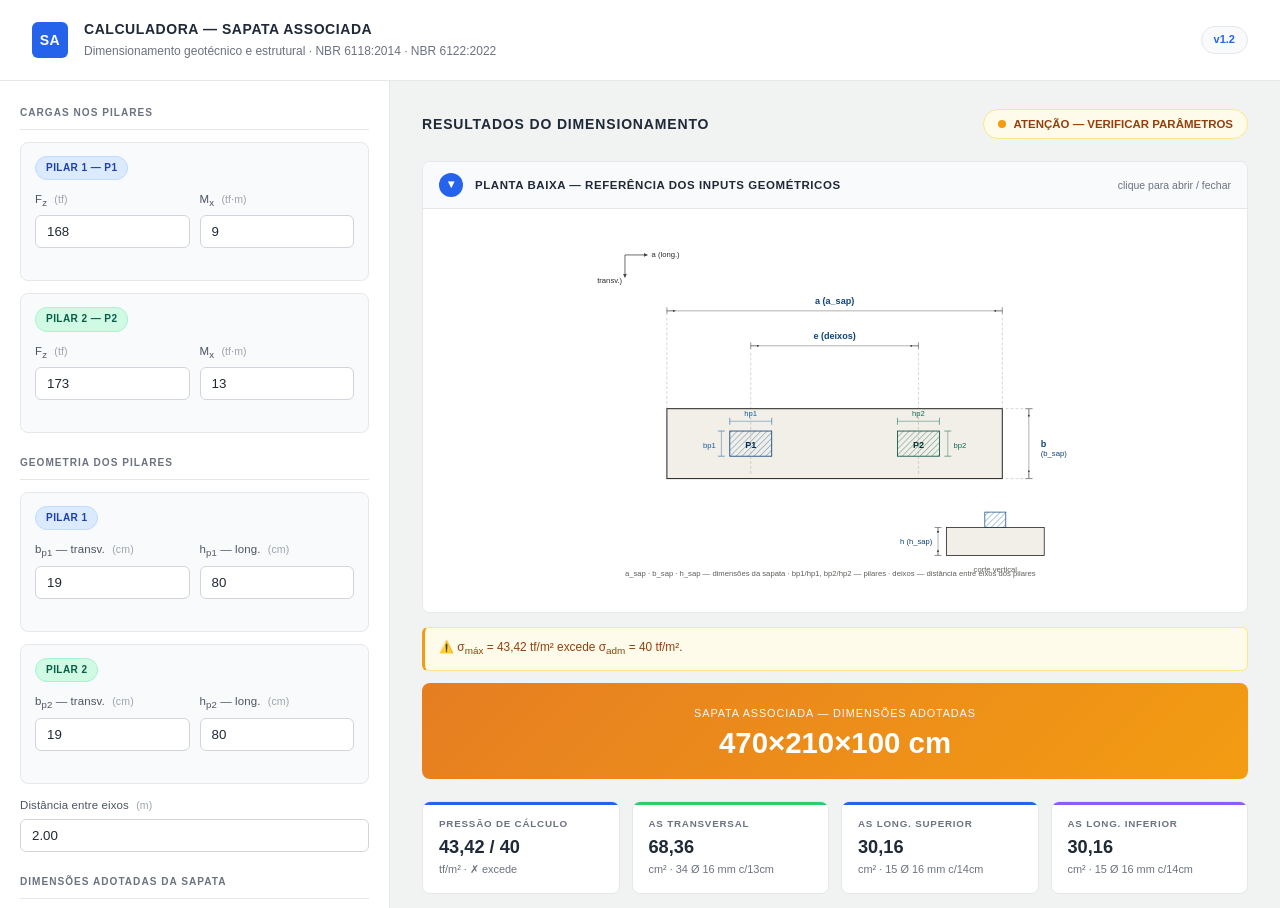
<file: calculadoras/calculadora_sapata_associada.html>
<!DOCTYPE html>
<html lang="pt-BR">
<head>
<meta charset="UTF-8">
<meta name="viewport" content="width=device-width, initial-scale=1.0">
<title>Calculadora — Sapata Associada</title>
<style>
  :root {
    --bg:         #f1f3f2;
    --bg2:        #ffffff;
    --bg3:        #f9fafb;
    --border:     #e5e7eb;
    --border2:    #d1d5db;
    --accent:     #2563eb;
    --accent-lt:  #3b82f6;
    --green:      #27ae60;
    --green-lt:   #2ecc71;
    --green-bg:   #d1fae5;
    --green-tx:   #065f46;
    --red:        #c0392b;
    --red-lt:     #e74c3c;
    --red-bg:     #fee2e2;
    --red-tx:     #991b1b;
    --orange:     #e67e22;
    --orange-lt:  #f39c12;
    --orange-bg:  #fffbeb;
    --orange-tx:  #92400e;
    --purple-bg:  #ede9fe;
    --purple-tx:  #5b21b6;
    --blue-bg:    #dbeafe;
    --blue-tx:    #1e40af;
    --text:       #1f2937;
    --text2:      #4b5563;
    --text3:      #6b7280;
    --text4:      #9ca3af;
    --radius:     8px;
    --mono:       'Courier New', monospace;
    --sans:       -apple-system, BlinkMacSystemFont, 'Segoe UI', Roboto, 'Helvetica Neue', Arial, sans-serif;
  }
  * { box-sizing: border-box; margin: 0; padding: 0; }
  body { background: var(--bg); color: var(--text); font-family: var(--sans); font-size: 14px; line-height: 1.6; min-height: 100vh; }

  header {
    background: var(--bg2);
    border-bottom: 1px solid var(--border);
    padding: 18px 32px;
    display: flex;
    align-items: center;
    gap: 16px;
    position: sticky;
    top: 0;
    z-index: 100;
  }
  .logo {
    width: 36px; height: 36px;
    background: var(--accent);
    border-radius: 6px;
    display: flex; align-items: center; justify-content: center;
    font-family: var(--sans); font-weight: 700; font-size: 14px;
    color: #fff;
    flex-shrink: 0;
    letter-spacing: 0.5px;
  }
  header h1 {
    font-size: 1em;
    font-weight: 700;
    color: var(--text);
    letter-spacing: 0.04em;
    text-transform: uppercase;
  }
  header p { font-size: 12px; color: var(--text3); margin-top: 2px; }
  .badge {
    margin-left: auto;
    background: var(--bg3);
    border: 1px solid var(--border);
    border-radius: 20px;
    padding: 4px 12px;
    font-size: 11px;
    color: var(--accent);
    font-weight: 600;
  }

  .wrapper {
    display: grid;
    grid-template-columns: 390px 1fr;
    gap: 0;
    min-height: calc(100vh - 73px);
  }

  /* Sidebar com rolagem própria */
  .sidebar {
    background: var(--bg2);
    border-right: 1px solid var(--border);
    padding: 24px 20px;
    overflow-y: auto;
    max-height: calc(100vh - 73px);
    position: sticky;
    top: 73px;
  }

  .section-title {
    font-size: 0.72em;
    font-weight: 700;
    letter-spacing: 0.1em;
    text-transform: uppercase;
    color: var(--text3);
    margin-bottom: 12px;
    margin-top: 22px;
    padding-bottom: 8px;
    border-bottom: 1px solid var(--border);
  }
  .section-title:first-child { margin-top: 0; }

  .input-row {
    display: grid;
    grid-template-columns: 1fr 1fr;
    gap: 10px;
    margin-bottom: 10px;
  }
  .field { display: flex; flex-direction: column; gap: 5px; margin-bottom: 10px; }
  label {
    font-size: 0.82em;
    font-weight: 500;
    color: var(--text2);
    letter-spacing: 0.01em;
  }
  label span.unit {
    font-size: 0.92em;
    color: var(--text4);
    margin-left: 4px;
  }

  input[type="number"] {
    background: #fff;
    border: 1px solid var(--border2);
    border-radius: 6px;
    padding: 8px 11px;
    color: var(--text);
    font-family: var(--sans);
    font-size: 0.95em;
    width: 100%;
    transition: border-color 0.15s, box-shadow 0.15s;
    -moz-appearance: textfield;
  }
  input[type="number"]::-webkit-outer-spin-button,
  input[type="number"]::-webkit-inner-spin-button { -webkit-appearance: none; }
  input[type="number"]:focus, select:focus {
    outline: none;
    border-color: var(--accent);
    box-shadow: 0 0 0 3px rgba(37, 99, 235, 0.12);
  }
  select {
    background: #fff;
    border: 1px solid var(--border2);
    border-radius: 6px;
    padding: 8px 11px;
    color: var(--text);
    font-family: var(--sans);
    font-size: 0.95em;
    width: 100%;
    cursor: pointer;
  }

  .pilar-label {
    display: inline-block;
    padding: 3px 10px;
    border-radius: 12px;
    font-size: 0.72em;
    font-weight: 700;
    margin-bottom: 10px;
    letter-spacing: 0.04em;
  }
  .pilar-label.p1 { background: var(--blue-bg);  color: var(--blue-tx);  border: 1px solid #bfdbfe; }
  .pilar-label.p2 { background: var(--green-bg); color: var(--green-tx); border: 1px solid #a7f3d0; }

  .pilar-box {
    background: var(--bg3);
    border: 1px solid var(--border);
    border-radius: var(--radius);
    padding: 12px 14px;
    margin-bottom: 12px;
  }

  /* Área de resultados — rolagem própria */
  .results {
    padding: 28px 32px;
    overflow-y: auto;
    max-height: calc(100vh - 73px);
  }
  .results-header {
    display: flex;
    align-items: center;
    justify-content: space-between;
    margin-bottom: 22px;
  }
  .results-header h2 {
    font-size: 1em;
    font-weight: 700;
    color: var(--text);
    text-transform: uppercase;
    letter-spacing: 0.06em;
  }

  .status {
    display: flex;
    align-items: center;
    gap: 8px;
    background: var(--bg2);
    border: 1px solid var(--border);
    border-radius: 20px;
    padding: 5px 14px;
    font-size: 0.82em;
    font-weight: 600;
  }
  .status.ok   { background: var(--green-bg);  border-color: #a7f3d0; color: var(--green-tx); }
  .status.warn { background: var(--orange-bg); border-color: #fde68a; color: var(--orange-tx); }
  .status.fail { background: var(--red-bg);    border-color: #fecaca; color: var(--red-tx); }
  .dot { width: 8px; height: 8px; border-radius: 50%; }
  .ok   .dot { background: var(--green-lt); }
  .warn .dot { background: var(--orange-lt); }
  .fail .dot { background: var(--red-lt); }

  .cards {
    display: grid;
    grid-template-columns: repeat(4, 1fr);
    gap: 12px;
    margin-bottom: 22px;
  }
  .card-sum {
    background: var(--bg2);
    border: 1px solid var(--border);
    border-radius: var(--radius);
    padding: 14px 16px;
    position: relative;
    overflow: hidden;
  }
  .card-sum::before {
    content: '';
    position: absolute;
    top: 0; left: 0; right: 0;
    height: 3px;
    background: var(--accent);
  }
  .card-sum.green::before  { background: var(--green-lt); }
  .card-sum.blue::before   { background: var(--accent); }
  .card-sum.purple::before { background: #8b5cf6; }
  .card-sum .card-label {
    font-size: 0.7em;
    color: var(--text3);
    text-transform: uppercase;
    letter-spacing: 0.08em;
    font-weight: 700;
    margin-bottom: 6px;
  }
  .card-sum .card-value {
    font-size: 1.3em;
    font-weight: 700;
    color: var(--text);
    line-height: 1;
  }
  .card-sum .card-unit {
    font-size: 0.78em;
    color: var(--text3);
    margin-top: 5px;
  }

  .result-box {
    background: linear-gradient(135deg, var(--green), var(--green-lt));
    color: #fff;
    padding: 22px;
    border-radius: var(--radius);
    text-align: center;
    margin-bottom: 22px;
  }
  .result-box.warn  { background: linear-gradient(135deg, var(--orange), var(--orange-lt)); }
  .result-box.error { background: linear-gradient(135deg, var(--red), var(--red-lt)); }
  .result-box .label {
    font-size: 0.78em;
    opacity: 0.95;
    text-transform: uppercase;
    letter-spacing: 0.08em;
    margin-bottom: 6px;
  }
  .result-box .value { font-size: 2.1em; font-weight: 700; line-height: 1; }

  .calc-block {
    background: var(--bg2);
    border: 1px solid var(--border);
    border-radius: var(--radius);
    margin-bottom: 14px;
    overflow: hidden;
  }
  .calc-block-header {
    background: var(--bg3);
    padding: 11px 16px;
    display: flex;
    align-items: center;
    gap: 12px;
    border-bottom: 1px solid var(--border);
  }
  .step-num {
    width: 24px; height: 24px;
    background: var(--accent);
    color: #fff;
    font-weight: 700;
    font-size: 0.78em;
    border-radius: 50%;
    display: flex; align-items: center; justify-content: center;
    flex-shrink: 0;
  }
  .calc-block-header h3 {
    font-size: 0.82em;
    font-weight: 700;
    color: var(--text);
    text-transform: uppercase;
    letter-spacing: 0.05em;
  }

  /* Card colapsável (planta baixa) */
  .collapsible {
    background: var(--bg2);
    border: 1px solid var(--border);
    border-radius: var(--radius);
    margin-bottom: 14px;
    overflow: hidden;
  }
  .collapsible-header {
    background: var(--bg3);
    padding: 11px 16px;
    display: flex;
    align-items: center;
    gap: 12px;
    border-bottom: 1px solid var(--border);
    cursor: pointer;
    user-select: none;
    transition: background 0.15s;
  }
  .collapsible-header:hover { background: #eef0f2; }
  .collapsible.closed .collapsible-header { border-bottom: none; }
  .collapsible-header .icon-toggle {
    width: 24px; height: 24px;
    background: var(--accent);
    color: #fff;
    border-radius: 50%;
    display: flex; align-items: center; justify-content: center;
    font-weight: 700;
    font-size: 0.85em;
    flex-shrink: 0;
    transition: transform 0.2s;
  }
  .collapsible.closed .icon-toggle { transform: rotate(-90deg); }
  .collapsible-header h3 {
    font-size: 0.82em;
    font-weight: 700;
    color: var(--text);
    text-transform: uppercase;
    letter-spacing: 0.05em;
  }
  .collapsible-header .hint {
    margin-left: auto;
    font-size: 0.75em;
    color: var(--text3);
    font-weight: 500;
  }
  .collapsible-body {
    padding: 18px 16px 8px;
    background: var(--bg2);
    overflow: hidden;
    max-height: 800px;
    transition: max-height 0.3s ease, padding 0.3s ease;
  }
  .collapsible.closed .collapsible-body {
    max-height: 0;
    padding-top: 0;
    padding-bottom: 0;
  }
  .planta-svg { width: 60%; height: auto; display: block; margin: 0 auto; }
  .ref {
    margin-left: auto;
    font-size: 0.75em;
    color: var(--text3);
    font-weight: 500;
  }
  .calc-body { padding: 14px 16px; }

  .eq {
    background: var(--bg3);
    border: 1px dashed var(--border2);
    border-radius: 6px;
    padding: 9px 12px;
    font-family: var(--mono);
    font-size: 0.85em;
    color: var(--text);
    margin: 6px 0;
    line-height: 1.7;
  }
  .eq .result { color: var(--accent); font-weight: 700; }
  .eq .lbl    { color: var(--text3); font-size: 0.92em; font-family: var(--sans); font-style: italic; }

  .alert {
    background: var(--orange-bg);
    border: 1px solid #fde68a;
    border-left: 3px solid var(--orange-lt);
    border-radius: 6px;
    padding: 10px 14px;
    font-size: 0.85em;
    color: var(--orange-tx);
    margin-bottom: 12px;
  }
  .alert.danger {
    background: var(--red-bg);
    border-color: #fecaca;
    border-left-color: var(--red);
    color: var(--red-tx);
  }

  table {
    width: 100%;
    border-collapse: collapse;
    font-size: 0.86em;
  }
  th {
    text-align: left;
    padding: 8px 12px;
    font-size: 0.78em;
    text-transform: uppercase;
    letter-spacing: 0.06em;
    color: var(--text3);
    font-weight: 700;
    background: var(--bg3);
    border-bottom: 1px solid var(--border);
  }
  td {
    padding: 9px 12px;
    border-bottom: 1px solid var(--bg3);
    vertical-align: middle;
    color: var(--text2);
  }
  tr:last-child td { border-bottom: none; }
  .mono { font-family: var(--mono); color: var(--text); }

  .tag {
    display: inline-block;
    padding: 2px 8px;
    border-radius: 4px;
    font-size: 0.78em;
    font-weight: 700;
    letter-spacing: 0.02em;
  }
  .tag.ok   { background: var(--green-bg);  color: var(--green-tx); }
  .tag.fail { background: var(--red-bg);    color: var(--red-tx); }
  .tag.min  { background: var(--purple-bg); color: var(--purple-tx); }
  .tag.calc { background: var(--blue-bg);   color: var(--blue-tx); }

  ::-webkit-scrollbar { width: 8px; }
  ::-webkit-scrollbar-track { background: transparent; }
  ::-webkit-scrollbar-thumb { background: #d1d5db; border-radius: 4px; }
  ::-webkit-scrollbar-thumb:hover { background: #9ca3af; }

  @media (max-width: 900px) {
    .wrapper { grid-template-columns: 1fr; }
    .sidebar { position: static; max-height: none; border-right: none; border-bottom: 1px solid var(--border); }
    .results { max-height: none; }
    .cards { grid-template-columns: 1fr 1fr; }
  }
  @media (max-width: 500px) {
    header { padding: 14px 18px; }
    .results { padding: 20px 18px; }
    .cards { grid-template-columns: 1fr; }
    .input-row { grid-template-columns: 1fr; }
  }
</style>
</head>
<body>

<header>
  <div class="logo">SA</div>
  <div>
    <h1>Calculadora — Sapata Associada</h1>
    <p>Dimensionamento geotécnico e estrutural · NBR 6118:2014 · NBR 6122:2022</p>
  </div>
  <div class="badge">v1.2</div>
</header>

<div class="wrapper">

  <aside class="sidebar">

    <div class="section-title">Cargas nos Pilares</div>
    <div class="pilar-box">
      <div class="pilar-label p1">PILAR 1 — P1</div>
      <div class="input-row">
        <div class="field">
          <label>F<sub>z</sub> <span class="unit">(tf)</span></label>
          <input type="number" id="fz1" value="168" step="0.1">
        </div>
        <div class="field">
          <label>M<sub>x</sub> <span class="unit">(tf·m)</span></label>
          <input type="number" id="mx1" value="9" step="0.1">
        </div>
      </div>
    </div>
    <div class="pilar-box">
      <div class="pilar-label p2">PILAR 2 — P2</div>
      <div class="input-row">
        <div class="field">
          <label>F<sub>z</sub> <span class="unit">(tf)</span></label>
          <input type="number" id="fz2" value="173" step="0.1">
        </div>
        <div class="field">
          <label>M<sub>x</sub> <span class="unit">(tf·m)</span></label>
          <input type="number" id="mx2" value="13" step="0.1">
        </div>
      </div>
    </div>

    <div class="section-title">Geometria dos Pilares</div>
    <div class="pilar-box">
      <div class="pilar-label p1">PILAR 1</div>
      <div class="input-row">
        <div class="field">
          <label>b<sub>p1</sub> — transv. <span class="unit">(cm)</span></label>
          <input type="number" id="bp1" value="19" step="1">
        </div>
        <div class="field">
          <label>h<sub>p1</sub> — long. <span class="unit">(cm)</span></label>
          <input type="number" id="hp1" value="80" step="1">
        </div>
      </div>
    </div>
    <div class="pilar-box">
      <div class="pilar-label p2">PILAR 2</div>
      <div class="input-row">
        <div class="field">
          <label>b<sub>p2</sub> — transv. <span class="unit">(cm)</span></label>
          <input type="number" id="bp2" value="19" step="1">
        </div>
        <div class="field">
          <label>h<sub>p2</sub> — long. <span class="unit">(cm)</span></label>
          <input type="number" id="hp2" value="80" step="1">
        </div>
      </div>
    </div>
    <div class="field">
      <label>Distância entre eixos <span class="unit">(m)</span></label>
      <input type="number" id="deixos" value="2.00" step="0.05">
    </div>

    <div class="section-title">Dimensões Adotadas da Sapata</div>
    <div class="input-row">
      <div class="field">
        <label>a — Longitudinal <span class="unit">(cm)</span></label>
        <input type="number" id="a_sap" value="470" step="5">
      </div>
      <div class="field">
        <label>b — Transversal <span class="unit">(cm)</span></label>
        <input type="number" id="b_sap" value="210" step="5">
      </div>
    </div>
    <div class="field">
      <label>h — Altura <span class="unit">(cm)</span></label>
      <input type="number" id="h_sap" value="100" step="5">
    </div>

    <div class="section-title">Solo e Materiais</div>
    <div class="field">
      <label>σ<sub>adm</sub> do solo <span class="unit">(tf/m²)</span></label>
      <input type="number" id="sigma_adm" value="40" step="1">
    </div>
    <div class="input-row">
      <div class="field">
        <label>f<sub>ck</sub> <span class="unit">(MPa)</span></label>
        <select id="fck">
          <option value="20">20</option>
          <option value="25" selected>25</option>
          <option value="30">30</option>
          <option value="35">35</option>
          <option value="40">40</option>
          <option value="45">45</option>
          <option value="50">50</option>
        </select>
      </div>
      <div class="field">
        <label>Cobrimento <span class="unit">(cm)</span></label>
        <input type="number" id="cob" value="5" step="0.5">
      </div>
    </div>
    <div class="input-row">
      <div class="field">
        <label>Ø armadura <span class="unit">(mm)</span></label>
        <select id="phi_princ">
          <option value="10">Ø 10</option>
          <option value="12.5">Ø 12.5</option>
          <option value="16" selected>Ø 16</option>
          <option value="20">Ø 20</option>
          <option value="25">Ø 25</option>
        </select>
      </div>
      <div class="field">
        <label>ρ<sub>min</sub> <span class="unit">(automático · Tab. 17.3)</span></label>
        <input type="text" id="rho_min_display" value="0,150‰" readonly
               style="background:var(--bg3); color:var(--text2); cursor:not-allowed;">
      </div>
    </div>

  </aside>

  <main class="results" id="results"></main>
</div>

<script>
// Estado persistente do card colapsável (mantém aberto/fechado entre recálculos)
let plantaAberta = true;
function togglePlanta() {
  plantaAberta = !plantaAberta;
  const card = document.getElementById('plantaCard');
  if (card) card.classList.toggle('closed', !plantaAberta);
}

function plantaCardHTML() {
  const stateClass = plantaAberta ? '' : 'closed';
  return `
    <div class="collapsible ${stateClass}" id="plantaCard">
      <div class="collapsible-header" onclick="togglePlanta()">
        <div class="icon-toggle">▾</div>
        <h3>Planta Baixa — Referência dos Inputs Geométricos</h3>
        <span class="hint">clique para abrir / fechar</span>
      </div>
      <div class="collapsible-body">
        <svg class="planta-svg" viewBox="0 0 680 540" xmlns="http://www.w3.org/2000/svg">
          <defs>
            <pattern id="hatchP1" patternUnits="userSpaceOnUse" width="6" height="6" patternTransform="rotate(45)">
              <line x1="0" y1="0" x2="0" y2="6" stroke="#185FA5" stroke-width="1"/>
            </pattern>
            <pattern id="hatchP2" patternUnits="userSpaceOnUse" width="6" height="6" patternTransform="rotate(45)">
              <line x1="0" y1="0" x2="0" y2="6" stroke="#0F6E56" stroke-width="1"/>
            </pattern>
            <marker id="arrPL" viewBox="0 0 10 10" refX="9" refY="5" markerWidth="6" markerHeight="6" orient="auto-start-reverse">
              <path d="M0 0L10 5L0 10z" fill="#444441"/>
            </marker>
          </defs>

          <g transform="translate(40,40)">
            <line x1="0" y1="0" x2="32" y2="0" stroke="#2C2C2A" stroke-width="1" marker-end="url(#arrPL)"/>
            <line x1="0" y1="0" x2="0" y2="32" stroke="#2C2C2A" stroke-width="1" marker-end="url(#arrPL)"/>
            <text x="38" y="0" dominant-baseline="central" font-size="11" fill="#2C2C2A">a (long.)</text>
            <text x="-4" y="40" text-anchor="end" font-size="11" fill="#2C2C2A">b (transv.)</text>
          </g>

          <line x1="220" y1="170" x2="460" y2="170" stroke="#444441" stroke-width="0.6"/>
          <line x1="220" y1="165" x2="220" y2="175" stroke="#444441" stroke-width="0.8"/>
          <line x1="460" y1="165" x2="460" y2="175" stroke="#444441" stroke-width="0.8"/>
          <line x1="232" y1="170" x2="220" y2="170" stroke="#444441" stroke-width="0.6" marker-start="url(#arrPL)"/>
          <line x1="448" y1="170" x2="460" y2="170" stroke="#444441" stroke-width="0.6" marker-start="url(#arrPL)"/>
          <line x1="220" y1="180" x2="220" y2="265" stroke="#888780" stroke-width="0.5" stroke-dasharray="4 3"/>
          <line x1="460" y1="180" x2="460" y2="265" stroke="#888780" stroke-width="0.5" stroke-dasharray="4 3"/>
          <text x="340" y="160" text-anchor="middle" font-size="13" font-weight="600" fill="#0C447C">e  (deixos)</text>

          <line x1="100" y1="120" x2="580" y2="120" stroke="#444441" stroke-width="0.6"/>
          <line x1="100" y1="115" x2="100" y2="125" stroke="#444441" stroke-width="0.8"/>
          <line x1="580" y1="115" x2="580" y2="125" stroke="#444441" stroke-width="0.8"/>
          <line x1="112" y1="120" x2="100" y2="120" stroke="#444441" stroke-width="0.6" marker-start="url(#arrPL)"/>
          <line x1="568" y1="120" x2="580" y2="120" stroke="#444441" stroke-width="0.6" marker-start="url(#arrPL)"/>
          <line x1="100" y1="130" x2="100" y2="260" stroke="#888780" stroke-width="0.5" stroke-dasharray="4 3"/>
          <line x1="580" y1="130" x2="580" y2="260" stroke="#888780" stroke-width="0.5" stroke-dasharray="4 3"/>
          <text x="340" y="110" text-anchor="middle" font-size="13" font-weight="600" fill="#0C447C">a  (a_sap)</text>

          <rect x="100" y="260" width="480" height="100" fill="#F1EFE8" stroke="#2C2C2A" stroke-width="1.5"/>

          <rect x="190" y="292" width="60" height="36" fill="url(#hatchP1)" stroke="#0C447C" stroke-width="1.2"/>
          <text x="220" y="312" text-anchor="middle" dominant-baseline="central" font-size="13" font-weight="700" fill="#042C53">P1</text>

          <rect x="430" y="292" width="60" height="36" fill="url(#hatchP2)" stroke="#085041" stroke-width="1.2"/>
          <text x="460" y="312" text-anchor="middle" dominant-baseline="central" font-size="13" font-weight="700" fill="#04342C">P2</text>

          <line x1="220" y1="265" x2="220" y2="355" stroke="#888780" stroke-width="0.5" stroke-dasharray="4 3"/>
          <line x1="460" y1="265" x2="460" y2="355" stroke="#888780" stroke-width="0.5" stroke-dasharray="4 3"/>

          <line x1="190" y1="278" x2="250" y2="278" stroke="#185FA5" stroke-width="0.6"/>
          <line x1="190" y1="273" x2="190" y2="283" stroke="#185FA5" stroke-width="0.8"/>
          <line x1="250" y1="273" x2="250" y2="283" stroke="#185FA5" stroke-width="0.8"/>
          <text x="220" y="270" text-anchor="middle" font-size="11" font-weight="500" fill="#185FA5">hp1</text>

          <line x1="178" y1="292" x2="178" y2="328" stroke="#185FA5" stroke-width="0.6"/>
          <line x1="173" y1="292" x2="183" y2="292" stroke="#185FA5" stroke-width="0.8"/>
          <line x1="173" y1="328" x2="183" y2="328" stroke="#185FA5" stroke-width="0.8"/>
          <text x="170" y="312" text-anchor="end" dominant-baseline="central" font-size="11" font-weight="500" fill="#185FA5">bp1</text>

          <line x1="430" y1="278" x2="490" y2="278" stroke="#0F6E56" stroke-width="0.6"/>
          <line x1="430" y1="273" x2="430" y2="283" stroke="#0F6E56" stroke-width="0.8"/>
          <line x1="490" y1="273" x2="490" y2="283" stroke="#0F6E56" stroke-width="0.8"/>
          <text x="460" y="270" text-anchor="middle" font-size="11" font-weight="500" fill="#0F6E56">hp2</text>

          <line x1="502" y1="292" x2="502" y2="328" stroke="#0F6E56" stroke-width="0.6"/>
          <line x1="497" y1="292" x2="507" y2="292" stroke="#0F6E56" stroke-width="0.8"/>
          <line x1="497" y1="328" x2="507" y2="328" stroke="#0F6E56" stroke-width="0.8"/>
          <text x="510" y="312" text-anchor="start" dominant-baseline="central" font-size="11" font-weight="500" fill="#0F6E56">bp2</text>

          <line x1="618" y1="260" x2="618" y2="360" stroke="#444441" stroke-width="0.6"/>
          <line x1="613" y1="260" x2="623" y2="260" stroke="#444441" stroke-width="0.8"/>
          <line x1="613" y1="360" x2="623" y2="360" stroke="#444441" stroke-width="0.8"/>
          <line x1="618" y1="272" x2="618" y2="260" stroke="#444441" stroke-width="0.6" marker-start="url(#arrPL)"/>
          <line x1="618" y1="348" x2="618" y2="360" stroke="#444441" stroke-width="0.6" marker-start="url(#arrPL)"/>
          <line x1="585" y1="260" x2="625" y2="260" stroke="#888780" stroke-width="0.5" stroke-dasharray="4 3"/>
          <line x1="585" y1="360" x2="625" y2="360" stroke="#888780" stroke-width="0.5" stroke-dasharray="4 3"/>
          <text x="635" y="310" text-anchor="start" dominant-baseline="central" font-size="13" font-weight="600" fill="#0C447C">b</text>
          <text x="635" y="324" text-anchor="start" dominant-baseline="central" font-size="11" fill="#0C447C">(b_sap)</text>

          <rect x="500" y="430" width="140" height="40" fill="#F1EFE8" stroke="#2C2C2A" stroke-width="1.2"/>
          <rect x="555" y="408" width="30" height="22" fill="url(#hatchP1)" stroke="#0C447C" stroke-width="1"/>
          <line x1="488" y1="430" x2="488" y2="470" stroke="#444441" stroke-width="0.6"/>
          <line x1="483" y1="430" x2="493" y2="430" stroke="#444441" stroke-width="0.8"/>
          <line x1="483" y1="470" x2="493" y2="470" stroke="#444441" stroke-width="0.8"/>
          <line x1="488" y1="438" x2="488" y2="430" stroke="#444441" stroke-width="0.6" marker-start="url(#arrPL)"/>
          <line x1="488" y1="462" x2="488" y2="470" stroke="#444441" stroke-width="0.6" marker-start="url(#arrPL)"/>
          <text x="480" y="450" text-anchor="end" dominant-baseline="central" font-size="11" font-weight="500" fill="#0C447C">h (h_sap)</text>
          <text x="570" y="494" text-anchor="middle" font-size="11" fill="#5F5E5A">corte vertical</text>

          <g transform="translate(40,500)">
            <text x="0" y="0" font-size="11" fill="#5F5E5A">a_sap · b_sap · h_sap — dimensões da sapata  ·  bp1/hp1, bp2/hp2 — pilares  ·  deixos — distância entre eixos dos pilares</text>
          </g>
        </svg>
      </div>
    </div>
  `;
}

function fmt(v, casas = 2) {
  if (!isFinite(v)) return '—';
  return v.toLocaleString('pt-BR', {
    minimumFractionDigits: casas,
    maximumFractionDigits: casas
  });
}
function fPhi(p) { return `Ø ${fmt(p, p % 1 === 0 ? 0 : 1)} mm`; }
function tagOk(ok, txtOk, txtFail) {
  return `<span class="tag ${ok ? 'ok' : 'fail'}">${ok ? txtOk : txtFail}</span>`;
}

function asBarras(as_req, phi_mm) {
  const as1 = Math.PI * Math.pow(phi_mm / 2, 2) / 100;
  const n = Math.max(Math.ceil(as_req / as1), 0);
  return { n, as_adot: n * as1, as1 };
}
function espacamento(largura_cm, n, cob_cm, phi_mm) {
  if (n <= 1) return largura_cm - 2 * cob_cm;
  const phi = phi_mm / 10;
  return Math.floor((largura_cm - 2 * cob_cm - phi) / (n - 1));
}

function calcular() {
  const Fz1       = parseFloat(document.getElementById('fz1').value);
  const Mx1       = parseFloat(document.getElementById('mx1').value);
  const Fz2       = parseFloat(document.getElementById('fz2').value);
  const Mx2       = parseFloat(document.getElementById('mx2').value);
  const bp1       = parseFloat(document.getElementById('bp1').value);
  const hp1       = parseFloat(document.getElementById('hp1').value);
  const bp2       = parseFloat(document.getElementById('bp2').value);
  const hp2       = parseFloat(document.getElementById('hp2').value);
  const deixos    = parseFloat(document.getElementById('deixos').value);
  const A_cm      = parseFloat(document.getElementById('a_sap').value);
  const B_cm      = parseFloat(document.getElementById('b_sap').value);
  const H_cm      = parseFloat(document.getElementById('h_sap').value);
  const sigma_adm = parseFloat(document.getElementById('sigma_adm').value);
  const fck       = parseFloat(document.getElementById('fck').value);
  const cob       = parseFloat(document.getElementById('cob').value);
  const phi_mm    = parseFloat(document.getElementById('phi_princ').value);

  // ρ_min automático conforme NBR 6118:2014 Tabela 17.3 (%)
  // valores em fração: 0,150% = 0,00150
  const RHO_MIN_TABELA = {
    20: 0.00150, 25: 0.00150, 30: 0.00150,
    35: 0.00164, 40: 0.00179, 45: 0.00194,
    50: 0.00208
  };
  const rho_min = RHO_MIN_TABELA[fck] || 0.00150;
  // Atualizar display do campo readonly
  const rhoDisplay = document.getElementById('rho_min_display');
  if (rhoDisplay) rhoDisplay.value = fmt(rho_min * 1000, 3) + '‰';

  const valoresOk = [Fz1, Mx1, Fz2, Mx2, bp1, hp1, bp2, hp2, deixos, A_cm, B_cm, H_cm,
                     sigma_adm, fck, cob, phi_mm].every(v => isFinite(v));
  if (!valoresOk || A_cm <= 0 || B_cm <= 0 || H_cm <= 0 || sigma_adm <= 0) {
    document.getElementById('results').innerHTML = `
      <div class="results-header">
        <h2>Resultados</h2>
        <div class="status fail"><div class="dot"></div>ENTRADA INVÁLIDA</div>
      </div>
      ${plantaCardHTML()}
      <div class="alert danger">⚠️ Verifique os valores de entrada — há campos inválidos ou negativos.</div>`;
    return;
  }

  const A_m = A_cm / 100, B_m = B_cm / 100, H_m = H_cm / 100, phi = phi_mm / 10;

  const Pp = A_m * B_m * H_m * 2.5;
  const Nk_total = Fz1 + Fz2 + Pp;

  const A_min = Nk_total / sigma_adm;
  const A_adot = A_m * B_m;
  const area_ok = A_adot >= A_min;

  const x_bar = (Fz2 * deixos) / (Fz1 + Fz2);
  const c_esq_eixo = A_m / 2 - x_bar;
  const c_dir_eixo = A_m - c_esq_eixo - deixos;
  const borda_esq = c_esq_eixo - hp1 / 200;
  const borda_dir = c_dir_eixo - hp2 / 200;

  const sigma_med = Nk_total / A_adot;
  const M_total = Mx1 + Mx2;
  const W_b = (A_m * Math.pow(B_m, 2)) / 6;
  const delta_sig = M_total / W_b;
  const sigma_max = sigma_med + delta_sig;
  const sigma_min = sigma_med - delta_sig;
  const sigma_ok = sigma_max <= sigma_adm;
  const sigmin_ok = sigma_min >= 0;
  const sigma_sd = sigma_adm;

  const bp_max = Math.max(bp1, bp2);
  const aib_cm = (B_cm - bp_max) / 2;
  const aib_m = aib_cm / 100;
  const borda_max_m = Math.max(borda_esq, borda_dir);
  const borda_max_cm = borda_max_m * 100;
  const rig_transv = aib_cm / H_cm;
  const rig_long = borda_max_cm / H_cm;
  const rig_ok = rig_transv <= 3.0 && rig_long <= 3.0;

  const d = H_cm - cob - phi / 2;

  const q_sd = sigma_sd * B_m;
  const R_P2 = (q_sd * A_m * (A_m / 2)) / (c_esq_eixo + deixos);
  const R_P1 = q_sd * A_m - R_P2;
  const M_neg_P1 = q_sd * Math.pow(borda_esq, 2) / 2;
  const M_neg_P2 = q_sd * Math.pow(borda_dir, 2) / 2;
  const M_neg_max = Math.max(M_neg_P1, M_neg_P2);
  // Momento positivo no vão — modelo de viga biapoiada entre os eixos dos pilares
  // M_pos = q · L² / 8 , onde L = distância entre eixos dos pilares
  const L_vao = deixos; // m — distância entre eixos
  const M_pos = q_sd * Math.pow(L_vao, 2) / 8;
  const M_transv = sigma_sd * A_m * Math.pow(aib_m, 2) / 2;

  const fyd = (500 / 1.15) * 10;
  const As_tv_calc = (M_transv * 1e5) / (0.9 * d * fyd);
  const As_tv_min = rho_min * A_cm * d;
  const As_tv = Math.max(As_tv_calc, As_tv_min);
  const gov_tv = As_tv_min > As_tv_calc ? 'min' : 'calc';

  const As_ls_calc = (M_neg_max * 1e5) / (0.9 * d * fyd);
  const As_ls_min = rho_min * B_cm * d;
  const As_ls = Math.max(As_ls_calc, As_ls_min);
  const gov_ls = As_ls_min > As_ls_calc ? 'min' : 'calc';

  const As_li_calc = M_pos > 0 ? (M_pos * 1e5) / (0.9 * d * fyd) : 0;
  const As_li_min = rho_min * B_cm * d;
  const As_li = Math.max(As_li_calc, As_li_min);
  const gov_li = As_li_min > As_li_calc ? 'min' : 'calc';

  const bar_tv = asBarras(As_tv, phi_mm);
  const bar_ls = asBarras(As_ls, phi_mm);
  const bar_li = asBarras(As_li, phi_mm);

  const esp_tv = espacamento(A_cm, bar_tv.n, cob, phi_mm);
  const esp_ls = espacamento(B_cm, bar_ls.n, cob, phi_mm);
  const esp_li = espacamento(B_cm, bar_li.n, cob, phi_mm);

  const d_semi = d / 2;
  const pilar_punc = Fz1 >= Fz2 ? 1 : 2;
  const Fz_punc = Math.max(Fz1, Fz2);
  const bp_punc = pilar_punc === 1 ? bp1 : bp2;
  const hp_punc = pilar_punc === 1 ? hp1 : hp2;
  const lad_transv = bp_punc + 2 * d_semi;
  const lad_long = hp_punc + 2 * d_semi;
  const perim = 2 * lad_transv + 2 * lad_long;
  const A_crit = (lad_transv * lad_long) / 1e4;
  const Fsd_punc = Fz_punc - sigma_sd * A_crit;
  const tau_sd = (Fsd_punc * 1000) / (perim * d);
  const rho_flex = bar_tv.as_adot / (A_cm * d);
  const d_mm = d * 10;
  const tau_rd1_MPa = 0.13 * (1 + Math.sqrt(200 / d_mm)) * Math.pow(100 * rho_flex * fck, 1 / 3);
  const tau_rd1 = tau_rd1_MPa * 10.197;
  const punc_ok = tau_sd < tau_rd1;

  // ── Cisalhamento na face do pilar (esmagamento da biela) ──
  // NBR 6118:2014 item 19.5.3.1 — τ_Rd2 = 0,27 · α_v · f_cd
  // α_v = (1 − f_ck/250) com f_ck em MPa
  // Perímetro u₀ = contorno do pilar mais carregado
  const u0_cm = 2 * (bp_punc + hp_punc); // cm — perímetro do pilar
  const Fsd_cis = Fz_punc; // tf — sem redução, a favor da segurança
  const tau_sd_cis = (Fsd_cis * 1000) / (u0_cm * d); // kgf/cm²
  const alpha_v = 1 - fck / 250;
  const fcd_MPa = fck / 1.4; // f_cd = f_ck / γ_c (γ_c = 1,4)
  const tau_rd2_MPa = 0.27 * alpha_v * fcd_MPa;
  const tau_rd2 = tau_rd2_MPa * 10.197; // kgf/cm²
  const cis_ok = tau_sd_cis < tau_rd2;

  const tudo_ok = area_ok && sigma_ok && sigmin_ok && rig_ok && punc_ok && cis_ok;
  const inviavel = !area_ok || !sigmin_ok || !cis_ok;

  let statusClass = 'ok', statusTxt = 'TODAS AS VERIFICAÇÕES OK';
  let resultBoxClass = 'result-box';
  if (inviavel) {
    statusClass = 'fail'; statusTxt = 'INVIÁVEL — REDIMENSIONAR';
    resultBoxClass = 'result-box error';
  } else if (!tudo_ok) {
    statusClass = 'warn'; statusTxt = 'ATENÇÃO — VERIFICAR PARÂMETROS';
    resultBoxClass = 'result-box warn';
  }

  const avisos = [];
  if (!area_ok)   avisos.push({ t: 'danger', m: `Área insuficiente: A<sub>adot</sub> = ${fmt(A_adot)} m² &lt; A<sub>min</sub> = ${fmt(A_min)} m² (NBR 6122 item 7.6).` });
  if (!sigma_ok)  avisos.push({ t: 'warn',   m: `σ<sub>máx</sub> = ${fmt(sigma_max)} tf/m² excede σ<sub>adm</sub> = ${fmt(sigma_adm, 0)} tf/m².` });
  if (!sigmin_ok) avisos.push({ t: 'danger', m: `σ<sub>mín</sub> = ${fmt(sigma_min)} tf/m² &lt; 0 — há tração no solo, ampliar a sapata.` });
  if (!rig_ok)    avisos.push({ t: 'warn',   m: `Sapata flexível (a/h &gt; 3) — aumentar h para usar modelo de bielas (NBR 6118 item 22.6.1).` });
  if (!punc_ok)   avisos.push({ t: 'warn',   m: `Puncionamento: τ<sub>sd</sub> ≥ τ<sub>Rd1</sub> — requer armadura específica (NBR 6118 item 19.5).` });
  if (!cis_ok)    avisos.push({ t: 'danger', m: `Cisalhamento — esmagamento da biela: τ<sub>sd</sub> = ${fmt(tau_sd_cis)} kgf/cm² ≥ τ<sub>Rd2</sub> = ${fmt(tau_rd2)} kgf/cm² — aumentar h ou f<sub>ck</sub> (NBR 6118 item 19.5.3.1).` });

  const alertsHTML = avisos.map(a =>
    `<div class="alert ${a.t === 'danger' ? 'danger' : ''}">⚠️ ${a.m}</div>`
  ).join('');

  document.getElementById('results').innerHTML = `
    <div class="results-header">
      <h2>Resultados do Dimensionamento</h2>
      <div class="status ${statusClass}"><div class="dot"></div>${statusTxt}</div>
    </div>

    ${plantaCardHTML()}

    ${alertsHTML}

    <div class="${resultBoxClass}">
      <div class="label">Sapata Associada — Dimensões Adotadas</div>
      <div class="value">${A_cm}×${B_cm}×${H_cm} cm</div>
    </div>

    <div class="cards">
      <div class="card-sum">
        <div class="card-label">Pressão de cálculo</div>
        <div class="card-value">${fmt(sigma_max)} / ${fmt(sigma_adm, 0)}</div>
        <div class="card-unit">tf/m² · ${sigma_ok ? '✓' : '✗ excede'}</div>
      </div>
      <div class="card-sum green">
        <div class="card-label">As transversal</div>
        <div class="card-value">${fmt(bar_tv.as_adot)}</div>
        <div class="card-unit">cm² · ${bar_tv.n} ${fPhi(phi_mm)} c/${esp_tv}cm</div>
      </div>
      <div class="card-sum blue">
        <div class="card-label">As long. superior</div>
        <div class="card-value">${fmt(bar_ls.as_adot)}</div>
        <div class="card-unit">cm² · ${bar_ls.n} ${fPhi(phi_mm)} c/${esp_ls}cm</div>
      </div>
      <div class="card-sum purple">
        <div class="card-label">As long. inferior</div>
        <div class="card-value">${fmt(bar_li.as_adot)}</div>
        <div class="card-unit">cm² · ${bar_li.n} ${fPhi(phi_mm)} c/${esp_li}cm</div>
      </div>
    </div>

    <div class="calc-block">
      <div class="calc-block-header"><div class="step-num">1</div><h3>Carga Total e Peso Próprio</h3></div>
      <div class="calc-body">
        <div class="eq">P<sub>pp</sub> = ${fmt(A_m)} × ${fmt(B_m)} × ${fmt(H_m)} × 2,5 = <span class="result">${fmt(Pp)} tf</span></div>
        <div class="eq">N<sub>k,total</sub> = ${fmt(Fz1)} + ${fmt(Fz2)} + ${fmt(Pp)} = <span class="result">${fmt(Nk_total)} tf</span></div>
      </div>
    </div>

    <div class="calc-block">
      <div class="calc-block-header"><div class="step-num">2</div><h3>Área em Planta</h3><span class="ref">NBR 6122:2022 · 7.6</span></div>
      <div class="calc-body">
        <div class="eq">
          A<sub>min</sub> = ${fmt(Nk_total)} / ${fmt(sigma_adm, 0)} = <span class="result">${fmt(A_min)} m²</span>
          &nbsp;&nbsp;
          A<sub>adot</sub> = ${fmt(A_m)} × ${fmt(B_m)} = <span class="result">${fmt(A_adot)} m²</span>
          &nbsp; ${tagOk(area_ok, '✓ OK', '✗ INSUFICIENTE')}
        </div>
      </div>
    </div>

    <div class="calc-block">
      <div class="calc-block-header"><div class="step-num">3</div><h3>Posição da Resultante</h3></div>
      <div class="calc-body">
        <div class="eq">x̄ = (${fmt(Fz2)} × ${fmt(deixos)}) / (${fmt(Fz1)} + ${fmt(Fz2)}) = <span class="result">${fmt(x_bar, 3)} m de P1</span></div>
        <div class="eq">
          Eixo P1 desde borda esq: <span class="result">${fmt(c_esq_eixo, 3)} m</span>
          &nbsp;&nbsp;
          Eixo P2 desde borda dir: <span class="result">${fmt(c_dir_eixo, 3)} m</span>
        </div>
        <div class="eq">
          Borda livre P1 (além face): <span class="result">${fmt(borda_esq * 100, 1)} cm</span>
          &nbsp;&nbsp;
          Borda livre P2 (além face): <span class="result">${fmt(borda_dir * 100, 1)} cm</span>
        </div>
      </div>
    </div>

    <div class="calc-block">
      <div class="calc-block-header"><div class="step-num">4</div><h3>Pressão no Solo</h3><span class="ref">NBR 6122:2022 · 7.6.2</span></div>
      <div class="calc-body">
        <div class="eq">σ<sub>med</sub> = ${fmt(Nk_total)} / ${fmt(A_adot)} = <span class="result">${fmt(sigma_med)} tf/m²</span></div>
        <div class="eq">
          W<sub>b</sub> = ${fmt(A_m)} × ${fmt(B_m)}² / 6 = <span class="result">${fmt(W_b, 3)} m³</span>
          &nbsp;&nbsp;
          Δσ = ${fmt(M_total)} / ${fmt(W_b, 3)} = <span class="result">${fmt(delta_sig)} tf/m²</span>
        </div>
        <div class="eq">
          σ<sub>max</sub> = ${fmt(sigma_max)} tf/m² ${tagOk(sigma_ok, '✓ ≤ ' + fmt(sigma_adm, 0), '✗ &gt; ' + fmt(sigma_adm, 0))}
          &nbsp;&nbsp;
          σ<sub>min</sub> = ${fmt(sigma_min)} tf/m² ${tagOk(sigmin_ok, '✓ ≥ 0', '✗ TRAÇÃO')}
        </div>
      </div>
    </div>

    <div class="calc-block">
      <div class="calc-block-header"><div class="step-num">5</div><h3>Verificação de Rigidez</h3><span class="ref">NBR 6118:2014 · 22.6.1</span></div>
      <div class="calc-body">
        <div class="eq">d = ${H_cm} − ${cob} − ${fmt(phi / 2, 1)} = <span class="result">${fmt(d, 1)} cm</span></div>
        <div class="eq">
          Dir. transversal: a<sub>ib</sub>/h = ${fmt(aib_cm, 1)} / ${H_cm} = <span class="result">${fmt(rig_transv)}</span>
          &nbsp; ${tagOk(rig_transv <= 3.0, '✓ ≤ 3', '✗ &gt; 3')}
        </div>
        <div class="eq">
          Dir. longitudinal: a<sub>ia</sub>/h = ${fmt(borda_max_cm, 1)} / ${H_cm} = <span class="result">${fmt(rig_long)}</span>
          &nbsp; ${tagOk(rig_long <= 3.0, '✓ ≤ 3', '✗ &gt; 3')}
        </div>
        <div class="eq"><span class="lbl">${rig_ok ? '✓ Sapata rígida — modelo de bielas válido (NBR 6118 item 22.6.2)' : '✗ Sapata flexível — aumentar altura h'}</span></div>
      </div>
    </div>

    <div class="calc-block">
      <div class="calc-block-header"><div class="step-num">6</div><h3>Momentos Fletores</h3><span class="ref">NBR 6118:2014 · 22.6.2.1</span></div>
      <div class="calc-body">
        <div class="eq">
          <span class="lbl">q_sd = σ_sd × b:</span>
          ${fmt(sigma_sd, 0)} × ${fmt(B_m)} = <span class="result">${fmt(q_sd)} tf/m</span>
        </div>
        <div class="eq">
          <span class="lbl">Transversal — consola bilateral (face pilar, dir. b):</span><br>
          a<sub>ib</sub> = (${B_cm} − ${bp_max}) / 2 = ${fmt(aib_cm, 1)} cm = ${fmt(aib_m, 3)} m<br>
          M<sub>sd,b</sub> = ${fmt(sigma_sd, 0)} × ${fmt(A_m)} × ${fmt(aib_m, 3)}² / 2 = <span class="result">${fmt(M_transv)} tf·m</span>
        </div>
        <div class="eq">
          <span class="lbl">Long. — M negativo face P1 (balanço esq):</span><br>
          M<sub>neg,P1</sub> = ${fmt(q_sd)} × ${fmt(borda_esq, 3)}² / 2 = <span class="result">${fmt(M_neg_P1)} tf·m</span>
        </div>
        <div class="eq">
          <span class="lbl">Long. — M negativo face P2 (balanço dir):</span><br>
          M<sub>neg,P2</sub> = ${fmt(q_sd)} × ${fmt(borda_dir, 3)}² / 2 = <span class="result">${fmt(M_neg_P2)} tf·m</span>
          &nbsp;← governa: <span class="result">${fmt(M_neg_max)} tf·m</span>
        </div>
        <div class="eq">
          <span class="lbl">Long. — M positivo no vão (modelo de viga biapoiada entre eixos, L = ${fmt(L_vao)} m):</span><br>
          M<sub>pos</sub> = q<sub>sd</sub> × L² / 8 = ${fmt(q_sd)} × ${fmt(L_vao)}² / 8 = <span class="result">${fmt(M_pos)} tf·m</span>
        </div>
      </div>
    </div>

    <div class="calc-block">
      <div class="calc-block-header"><div class="step-num">7</div><h3>Armaduras</h3><span class="ref">CA-50 · f<sub>yd</sub> = 434,8 MPa</span></div>
      <div class="calc-body">
        <table>
          <thead>
            <tr>
              <th>Armadura</th><th>M<sub>sd</sub> (tf·m)</th><th>A<sub>s,calc</sub></th>
              <th>A<sub>s,min</sub></th><th>A<sub>s,adot</sub></th><th>Detalhamento</th><th>Governa</th>
            </tr>
          </thead>
          <tbody>
            <tr>
              <td>Transversal (dir. b)</td>
              <td class="mono">${fmt(M_transv)}</td>
              <td class="mono">${fmt(As_tv_calc)}</td>
              <td class="mono">${fmt(As_tv_min)}</td>
              <td class="mono"><strong>${fmt(bar_tv.as_adot)}</strong></td>
              <td class="mono">${bar_tv.n} ${fPhi(phi_mm)} c/${esp_tv}cm</td>
              <td><span class="tag ${gov_tv}">${gov_tv === 'min' ? 'MÍNIMO' : 'CÁLCULO'}</span></td>
            </tr>
            <tr>
              <td>Long. superior (neg.)</td>
              <td class="mono">${fmt(M_neg_max)}</td>
              <td class="mono">${fmt(As_ls_calc)}</td>
              <td class="mono">${fmt(As_ls_min)}</td>
              <td class="mono"><strong>${fmt(bar_ls.as_adot)}</strong></td>
              <td class="mono">${bar_ls.n} ${fPhi(phi_mm)} c/${esp_ls}cm</td>
              <td><span class="tag ${gov_ls}">${gov_ls === 'min' ? 'MÍNIMO' : 'CÁLCULO'}</span></td>
            </tr>
            <tr>
              <td>Long. inferior (pos.)</td>
              <td class="mono">${fmt(M_pos)}</td>
              <td class="mono">${fmt(As_li_calc)}</td>
              <td class="mono">${fmt(As_li_min)}</td>
              <td class="mono"><strong>${fmt(bar_li.as_adot)}</strong></td>
              <td class="mono">${bar_li.n} ${fPhi(phi_mm)} c/${esp_li}cm</td>
              <td><span class="tag ${gov_li}">${gov_li === 'min' ? 'MÍNIMO' : 'CÁLCULO'}</span></td>
            </tr>
          </tbody>
        </table>
      </div>
    </div>

    <div class="calc-block">
      <div class="calc-block-header"><div class="step-num">8</div><h3>Puncionamento — Pilar ${pilar_punc} (P${pilar_punc}, mais carregado)</h3><span class="ref">NBR 6118:2014 · 19.5</span></div>
      <div class="calc-body">
        <div class="eq"><span class="lbl">Dimensões do pilar verificado: ${bp_punc}×${hp_punc} cm (bp×hp) · d/2 = ${fmt(d_semi, 1)} cm</span></div>
        <div class="eq">
          Perímetro crítico: u = 2×(${bp_punc}+2×${fmt(d_semi, 1)}) + 2×(${hp_punc}+2×${fmt(d_semi, 1)})<br>
          = 2×${fmt(lad_transv, 1)} + 2×${fmt(lad_long, 1)} = <span class="result">${fmt(perim, 1)} cm</span>
        </div>
        <div class="eq">A<sub>crit</sub> = ${fmt(lad_transv, 1)} × ${fmt(lad_long, 1)} / 10000 = <span class="result">${fmt(A_crit, 3)} m²</span></div>
        <div class="eq">F<sub>sd,punc</sub> = ${fmt(Fz_punc)} − ${fmt(sigma_sd, 0)} × ${fmt(A_crit, 3)} = <span class="result">${fmt(Fsd_punc)} tf</span></div>
        <div class="eq">τ<sub>sd</sub> = (${fmt(Fsd_punc)} × 1000) / (${fmt(perim, 1)} × ${fmt(d, 1)}) = <span class="result">${fmt(tau_sd)} kgf/cm²</span></div>
        <div class="eq">ρ<sub>flex</sub> = ${fmt(bar_tv.as_adot)} / (${A_cm} × ${fmt(d, 1)}) = <span class="result">${fmt(rho_flex * 1000)} ‰</span></div>
        <div class="eq">
          τ<sub>Rd1</sub> = 0,13 × (1 + √(200/${fmt(d_mm, 0)})) × (100 × ${rho_flex.toFixed(5)} × ${fck})^(1/3)<br>
          = 0,13 × ${fmt(1 + Math.sqrt(200 / d_mm), 3)} × ${fmt(Math.pow(100 * rho_flex * fck, 1 / 3), 3)} MPa × 10,197<br>
          = <span class="result">${fmt(tau_rd1)} kgf/cm²</span>
          &nbsp; ${tagOk(punc_ok, '✓ τsd &lt; τRd1 — sem arm. específica', '✗ REQUER armadura de puncionamento')}
        </div>
      </div>
    </div>

    <div class="calc-block">
      <div class="calc-block-header"><div class="step-num">9</div><h3>Cisalhamento — Esmagamento da Biela (Pilar ${pilar_punc})</h3><span class="ref">NBR 6118:2014 · 19.5.3.1</span></div>
      <div class="calc-body">
        <div class="eq"><span class="lbl">Verificação da diagonal comprimida no perímetro do pilar (sapata rígida — item 22.6.2)</span></div>
        <div class="eq">
          u₀ = 2 × (b<sub>p</sub> + h<sub>p</sub>) = 2 × (${bp_punc} + ${hp_punc}) = <span class="result">${fmt(u0_cm, 1)} cm</span>
        </div>
        <div class="eq">
          F<sub>sd</sub> = ${fmt(Fz_punc)} tf (sem redução, a favor da segurança)<br>
          τ<sub>sd</sub> = F<sub>sd</sub> / (u₀ · d) = (${fmt(Fz_punc)} × 1000) / (${fmt(u0_cm, 1)} × ${fmt(d, 1)}) = <span class="result">${fmt(tau_sd_cis)} kgf/cm²</span>
        </div>
        <div class="eq">
          α<sub>v</sub> = 1 − f<sub>ck</sub>/250 = 1 − ${fck}/250 = <span class="result">${fmt(alpha_v, 3)}</span>
          &nbsp;&nbsp;
          f<sub>cd</sub> = ${fck} / 1,4 = <span class="result">${fmt(fcd_MPa, 2)} MPa</span>
        </div>
        <div class="eq">
          τ<sub>Rd2</sub> = 0,27 · α<sub>v</sub> · f<sub>cd</sub> = 0,27 × ${fmt(alpha_v, 3)} × ${fmt(fcd_MPa, 2)} MPa × 10,197<br>
          = <span class="result">${fmt(tau_rd2)} kgf/cm²</span>
          &nbsp; ${tagOk(cis_ok, '✓ τsd &lt; τRd2 — biela OK', '✗ ESMAGAMENTO — aumentar h ou fck')}
        </div>
      </div>
    </div>

    <div class="calc-block">
      <div class="calc-block-header"><div class="step-num" style="font-size:0.7em">QA</div><h3>Quadro de Armaduras</h3></div>
      <div class="calc-body">
        <table>
          <thead>
            <tr><th>Marca</th><th>Bitola</th><th>Qtd</th><th>Comp. (cm)</th><th>Total (m)</th><th>Descrição</th></tr>
          </thead>
          <tbody>
            <tr>
              <td class="mono" style="color:#059669;font-weight:700">T1</td>
              <td class="mono">${fPhi(phi_mm)}</td>
              <td class="mono">${bar_tv.n}</td>
              <td class="mono">${B_cm + 20}</td>
              <td class="mono">${fmt(bar_tv.n * (B_cm + 20) / 100)}</td>
              <td>Transversal inf. — dir. b — c/${esp_tv}cm — As=${fmt(bar_tv.as_adot)}cm²</td>
            </tr>
            <tr>
              <td class="mono" style="color:#2563eb;font-weight:700">L1</td>
              <td class="mono">${fPhi(phi_mm)}</td>
              <td class="mono">${bar_ls.n}</td>
              <td class="mono">${A_cm + 20}</td>
              <td class="mono">${fmt(bar_ls.n * (A_cm + 20) / 100)}</td>
              <td>Long. superior — dir. a — c/${esp_ls}cm — As=${fmt(bar_ls.as_adot)}cm²</td>
            </tr>
            <tr>
              <td class="mono" style="color:#7c3aed;font-weight:700">L2</td>
              <td class="mono">${fPhi(phi_mm)}</td>
              <td class="mono">${bar_li.n}</td>
              <td class="mono">${A_cm + 20}</td>
              <td class="mono">${fmt(bar_li.n * (A_cm + 20) / 100)}</td>
              <td>Long. inferior — dir. a — c/${esp_li}cm — As=${fmt(bar_li.as_adot)}cm²</td>
            </tr>
          </tbody>
        </table>
        <div style="margin-top:14px;padding:12px 14px;background:var(--bg3);border:1px solid var(--border);border-radius:6px;font-size:0.82em;color:var(--text3);line-height:1.9">
          <strong style="color:var(--text)">Notas:</strong><br>
          1. Cobrimento nominal: ${cob} cm — Classe CAA II — NBR 6118 Tab. 7.2<br>
          2. Concreto: f<sub>ck</sub> = ${fck} MPa — Aço CA-50 — f<sub>yd</sub> = 434,8 MPa<br>
          3. σ<sub>sd</sub> adotado = ${sigma_adm} tf/m² (pressão de cálculo uniforme máxima)<br>
          4. Armadura mínima: ρ<sub>min</sub> = ${fmt(rho_min * 1000, 3)}‰ — NBR 6118 Tab. 17.3 (f<sub>ck</sub> = ${fck} MPa) · item 22.6.4.1.1<br>
          5. Puncionamento: τ<sub>Rd1</sub> calculado com d em mm (NBR 6118 eq. 19-5 · f<sub>ck</sub> em MPa)
        </div>
      </div>
    </div>
  `;
}

const ids = ['fz1','mx1','fz2','mx2','bp1','hp1','bp2','hp2','deixos',
             'a_sap','b_sap','h_sap','sigma_adm','fck','cob','phi_princ'];
ids.forEach(id => {
  const el = document.getElementById(id);
  el.addEventListener('input', calcular);
  el.addEventListener('change', calcular);
});
calcular();
</script>
</body>
</html>
</file>
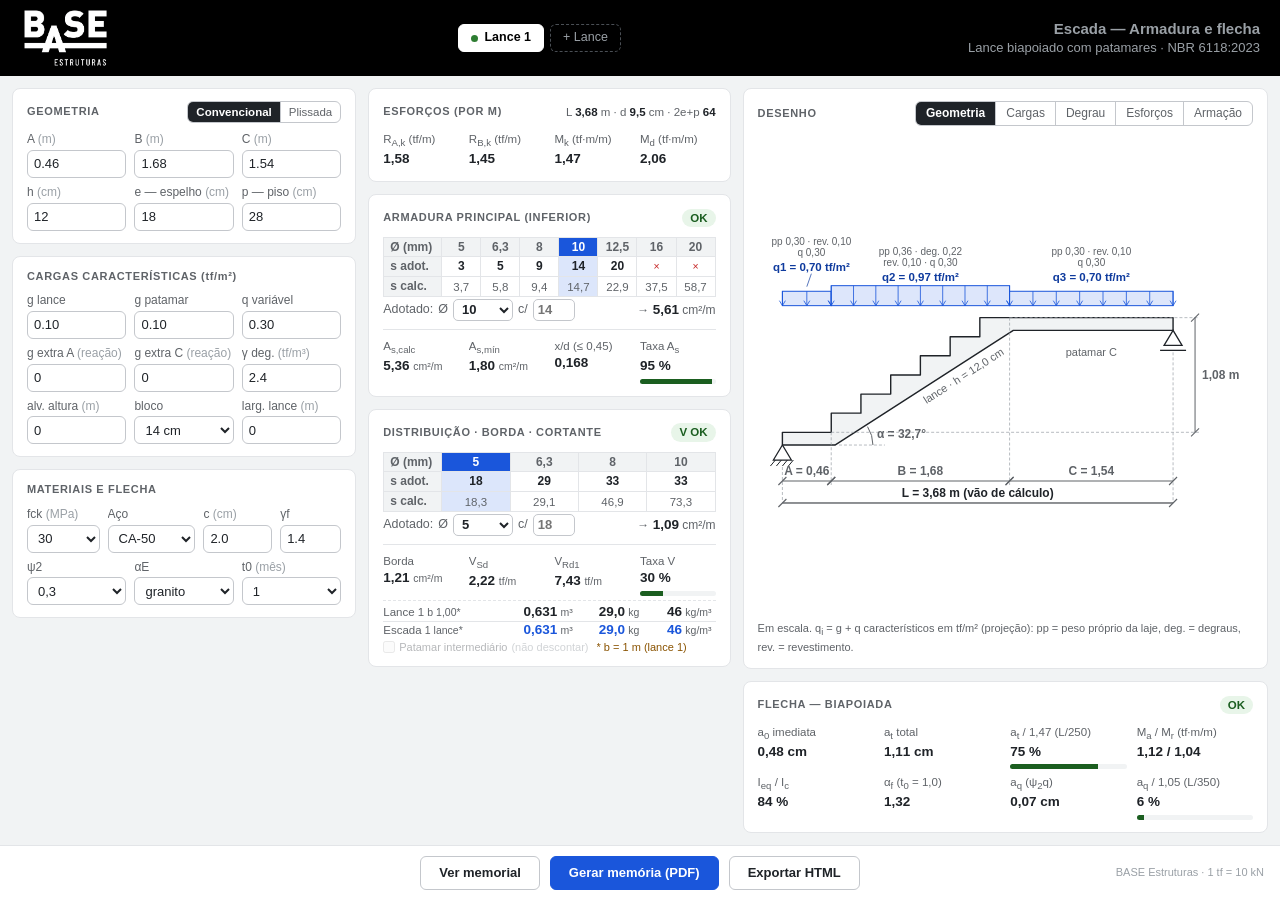
<file: calculadoras/escada-armadura.html>
<!DOCTYPE html>
<html lang="pt-BR">
<head>
<meta charset="UTF-8">
<meta name="viewport" content="width=device-width, initial-scale=1.0">
<title>Escada — Armadura e flecha · NBR 6118:2023</title>
<style>
  /* ===== Padrão de interface BASE (mesmo da extensão pyRevit) ===== */
  :root {
    --preto: #000000; --corpo: #F1F3F4; --cartao: #FFFFFF; --borda: #E3E5E8; --borda-campo: #C4C7CC;
    --texto: #1F2328; --texto-2: #5F6368; --texto-3: #9AA0A6; --azul: #1A56DB;
    --verde: #1B5E20; --verde-bg: #E8F5E9; --vermelho: #C62828; --vermelho-bg: #FDECEA;
    --ambar: #8A5300; --ambar-bg: #FFF4E5;
  }
  * { box-sizing: border-box; }
  html, body { margin: 0; height: 100%; }
  body { font-family: "Segoe UI", -apple-system, BlinkMacSystemFont, Roboto, "Helvetica Neue", Arial, sans-serif;
         font-size: 13px; color: var(--texto); background: var(--corpo); line-height: 1.4; }
  .app { display: flex; flex-direction: column; min-height: 100vh; }

  .hdr { background: var(--preto); height: 76px; flex: 0 0 76px; display: flex; align-items: center; justify-content: space-between; padding: 0 20px; }
  .hdr img { height: 64px; width: auto; }
  .seg input:disabled + label { cursor: not-allowed; opacity: 0.55; }
  .lances { display: flex; align-items: center; gap: 6px; flex-wrap: nowrap; overflow-x: auto; justify-content: safe center; flex: 1; min-width: 0; padding: 0 16px; scrollbar-width: thin; }
  .lances button { flex: 0 0 auto; }
  .lances button { font: inherit; font-size: 12.5px; height: 28px; padding: 0 12px; border-radius: 6px; cursor: pointer; border: 1px solid #4A4F55; background: transparent; color: #D0D4D9; display: inline-flex; align-items: center; gap: 6px; }
  .lances button:hover { border-color: #9AA0A6; color: #fff; }
  .lances button.ativo { background: #fff; color: #000; border-color: #fff; font-weight: 600; }
  .lances button.novo { border-style: dashed; color: #9AA0A6; }
  .lances .dot { width: 7px; height: 7px; border-radius: 50%; background: #2E7D32; flex: 0 0 7px; }
  .lances .dot.fail { background: #E53935; }
  .lances .x { margin-left: 2px; color: #9AA0A6; font-weight: 400; padding: 0 2px; border-radius: 3px; }
  .lances .x:hover { color: #fff; background: #C62828; }
  .lances button.ativo .x:hover { color: #fff; }
  .hdr-tool { color: var(--texto-3); text-align: right; font-size: 13px; line-height: 1.35; }
  .hdr-tool strong { display: block; color: var(--texto-3); font-size: 15px; font-weight: 600; }

  .corpo { flex: 1; display: grid; grid-template-columns: minmax(260px, 0.95fr) minmax(290px, 1fr) minmax(360px, 1.45fr); gap: 12px; padding: 12px; align-items: start; }
  .col { display: flex; flex-direction: column; gap: 12px; min-width: 0; }

  .card { background: var(--cartao); border: 1px solid var(--borda); border-radius: 8px; padding: 12px 14px; }
  .card-hd { display: flex; align-items: center; justify-content: space-between; margin-bottom: 8px; min-height: 22px; gap: 8px; }
  .rot { font-size: 11px; text-transform: uppercase; letter-spacing: 0.06em; color: var(--texto-2); font-weight: 600; }
  .card > .rot { display: block; margin-bottom: 8px; }

  .g3 { display: grid; grid-template-columns: repeat(3, minmax(0, 1fr)); gap: 6px 8px; }
  .g3 .f label, .g4 .f label { white-space: nowrap; overflow: hidden; text-overflow: ellipsis; }
  .g4 { display: grid; grid-template-columns: minmax(0, .95fr) minmax(0, 1.15fr) minmax(0, .9fr) minmax(0, .8fr); gap: 6px 8px; margin-bottom: 6px; }
  .f label { display: block; font-size: 12px; color: var(--texto-2); margin-bottom: 2px; white-space: nowrap; overflow: hidden; text-overflow: ellipsis; }
  .f label .un { color: var(--texto-3); }
  .f input, .f select { width: 100%; height: 28px; padding: 0 6px; border: 1px solid var(--borda-campo); border-radius: 6px;
    font: inherit; font-size: 13px; color: var(--texto); background: #fff; }
  .f input:focus, .f select:focus { outline: none; border-color: var(--azul); box-shadow: 0 0 0 3px rgba(26, 86, 219, 0.14); }
  .linha-info { margin-top: 7px; padding: 5px 9px; background: var(--corpo); border-radius: 6px; font-size: 12px; color: var(--texto-2); }
  .linha-info strong { color: var(--texto); font-weight: 600; }

  .res-topo { display: flex; align-items: baseline; gap: 14px; flex-wrap: wrap; }
  .res-num { display: flex; align-items: baseline; gap: 6px; }
  .res-num .lbl { font-size: 13px; color: var(--texto-2); font-weight: 600; }
  .res-num .val { font-size: 26px; font-weight: 600; line-height: 1.1; letter-spacing: -0.01em; }
  .res-num .un { font-size: 12.5px; color: var(--texto-2); }
  .res-sub { margin-top: 2px; font-size: 12.5px; color: var(--texto-2); }
  .kv { display: grid; grid-template-columns: repeat(3, 1fr); gap: 5px 10px; margin-top: 8px; padding-top: 8px; border-top: 1px solid var(--borda); }
  .kv.k4 { grid-template-columns: repeat(4, 1fr); }
  .kv.top0 { margin-top: 0; padding-top: 0; border-top: none; }
  .kv div { font-size: 11.5px; color: var(--texto-2); white-space: nowrap; overflow: hidden; text-overflow: ellipsis; }
  .kv b { display: block; font-size: 13.5px; color: var(--texto); font-weight: 600; }
  .kv b small { font-size: 10.5px; color: var(--texto-2); font-weight: 400; }
  .barra { height: 5px; background: var(--corpo); border-radius: 3px; overflow: hidden; margin-top: 3px; }
  .barra > span { display: block; height: 100%; background: var(--verde); }
  .barra.fail > span { background: var(--vermelho); }
  .pill { display: inline-block; padding: 1px 8px; border-radius: 10px; font-size: 11.5px; font-weight: 600; white-space: nowrap; }
  .pill.ok { background: var(--verde-bg); color: var(--verde); }
  .pill.fail { background: var(--vermelho-bg); color: var(--vermelho); }
  .pill.warn { background: var(--ambar-bg); color: var(--ambar); }

  .bit-tab { width: 100%; border-collapse: collapse; table-layout: fixed; font-size: 12px; margin-top: 2px; }
  .bit-tab th, .bit-tab td { text-align: center; padding: 1px 0; white-space: nowrap; border: 1px solid var(--borda); }
  .bit-tab th { font-weight: 600; color: var(--texto-2); background: var(--corpo); }
  .bit-tab tr > :first-child { width: 58px; text-align: left; padding-left: 6px; cursor: default; }
  .bit-tab [data-phi] { cursor: pointer; }
  .bit-tab [data-phi]:hover { background: #EEF3FD; }
  .bit-tab tr.calc td { color: var(--texto-2); font-size: 11.5px; }
  .bit-tab td.adot { font-weight: 600; color: var(--texto); }
  .bit-tab .sel { background: #DCE6FB !important; color: var(--azulEsc, #0F3B9E); }
  .bit-tab th.sel { background: var(--azul) !important; color: #fff; }
  .bit-tab .inv { color: var(--vermelho); font-size: 10.5px; }
  .bit-tab .aviso { color: var(--ambar); }
  .adot-ed { display: flex; align-items: center; gap: 5px; margin-top: 2px; font-size: 12.5px; color: var(--texto-2); }
  .adot-ed select, .adot-ed input { height: 22px; border: 1px solid var(--borda-campo); border-radius: 5px; font: inherit; font-size: 13px; font-weight: 600; color: var(--texto); background: #fff; padding: 0 4px; }
  .adot-ed select { width: 60px; } .adot-ed input { width: 42px; -moz-appearance: textfield; } .adot-ed input::-webkit-outer-spin-button, .adot-ed input::-webkit-inner-spin-button { -webkit-appearance: none; margin: 0; }
  .adot-ed input:focus, .adot-ed select:focus { outline: none; border-color: var(--azul); box-shadow: 0 0 0 2px rgba(26, 86, 219, 0.14); }
  .adot-ed input.edit { border-color: #E8A33D; background: var(--ambar-bg); }
  .adot-info { margin-left: auto; white-space: nowrap; font-size: 12px; } .adot-info strong { color: var(--texto); font-size: 13.5px; font-weight: 600; }
  .res-adot { display: flex; justify-content: space-between; align-items: baseline; margin-top: 1px; font-size: 12.5px; color: var(--texto-2); }
  .res-adot strong { font-size: 16px; color: var(--texto); font-weight: 600; }
  .alertas:empty { display: none; }
  .alertas { margin-top: 7px; display: flex; flex-direction: column; gap: 4px; }
  .alert { padding: 5px 9px; border-radius: 6px; font-size: 11.5px; line-height: 1.35; border-left: 3px solid; }
  .alert-warning { background: var(--ambar-bg); color: var(--ambar); border-color: #E8A33D; }
  .alert-danger { background: var(--vermelho-bg); color: var(--vermelho); border-color: var(--vermelho); }
  .alert-info { background: #EEF3FD; color: #1E3A8A; border-color: #9DB5EE; }

  /* Abas do desenho */
  .seg { display: flex; border: 1px solid var(--borda-campo); border-radius: 6px; overflow: hidden; }
  .seg input { display: none; }
  .seg label { padding: 3px 10px; cursor: pointer; font-size: 12px; color: var(--texto-2); user-select: none; white-space: nowrap; }
  .seg label + input + label { border-left: 1px solid var(--borda-campo); }
  .seg input:checked + label { background: var(--texto); color: #fff; font-weight: 600; }
  table.qc { width: 100%; border-collapse: collapse; font-size: 12px; margin: 2px 0 4px; }
  table.qc th, table.qc td { border: 1px solid var(--borda, #E3E5E8); padding: 3px 7px; text-align: right; }
  .desenho table.qc { font-size: 11px; margin: 0; } .desenho table.qc td, .desenho table.qc th { padding: 0 6px; line-height: 1.22; }
  .cons-kv { margin-top: 4px; padding-top: 3px; border-top: 1px dashed var(--borda); }
  table.cons { width: 100%; table-layout: auto; border-collapse: collapse; font-size: 11.5px; color: var(--texto-2); }
  table.cons th { font-weight: 400; text-align: right; padding: 0 4px; font-size: 11px; line-height: 1.2; }
  table.cons td { text-align: right; padding: 0 4px; white-space: nowrap; line-height: 1.25; }
  table.cons td b { font-size: 13.5px; color: var(--texto); font-weight: 600; } table.cons td small { font-size: 10.5px; }
  table.cons th:first-child, table.cons td:first-child { text-align: left; padding-left: 0; }
  table.cons tr.esc td { border-top: 1px solid var(--borda); } table.cons tr.esc td b { color: var(--azul, #1A56DB); }
  .cons-op { display: flex; align-items: center; gap: 8px; margin-top: 1px; min-width: 0; }
  .patint { display: flex; align-items: center; gap: 4px; font-size: 11px; line-height: 1.3; color: var(--texto-2); white-space: nowrap; cursor: pointer; user-select: none; flex: none; }
  .patint input { margin: 0; width: 12px; height: 12px; cursor: pointer; } .patint .sub { color: var(--texto-3); }
  .patint.off { opacity: .45; cursor: default; }
  .nota-cons { font-size: 11px; line-height: 1.3; color: var(--ambar); white-space: nowrap; overflow: hidden; text-overflow: ellipsis; min-width: 0; } .nota-cons:empty { display: none; }
  .geo-hd { font-size: 11.5px; color: var(--texto-2); white-space: nowrap; } .geo-hd strong { color: var(--texto); font-weight: 600; }
  .cons-old { display: flex; align-items: center; justify-content: space-between; gap: 10px; flex-wrap: wrap; }
  .cons-v { display: flex; gap: 13px; font-size: 11.5px; color: var(--texto-2); }
  .cons-v b { font-size: 14px; color: var(--texto); font-weight: 600; } .cons-v small { font-size: 10.5px; }
  table.qc th { background: #F1F3F4; font-weight: 600; font-size: 11px; color: #5F6368; }
  table.qc td:first-child, table.qc th:first-child { text-align: left; }
  table.qc td, table.qc th { white-space: nowrap; }
  table.qc td small { color: #5F6368; font-size: 10.5px; }
  .desenho table.qc td small { display: none; }
  table.qc tr.tot td { font-weight: 700; background: #F8FAFF; }
  .seg-tipo label { padding: 2px 8px; font-size: 11.5px; }
  .col-des { align-self: stretch; }
  .desenho { flex: 1 1 0; min-height: 0; display: flex; flex-direction: column; }
  #svg-box { flex: 1 1 0; min-height: 200px; overflow: hidden; }
  #svg-box.tab { overflow: auto; }
  .desenho svg { width: 100%; height: 100%; display: block; }
  .desenho svg text { font-family: "Segoe UI", -apple-system, Roboto, Arial, sans-serif; }
  .leg { margin-top: 4px; font-size: 11px; color: var(--texto-2); line-height: 1.45; }
  .leg b { color: var(--texto); font-weight: 600; }

  /* Rodapé */
  .rodape { flex: 0 0 auto; background: #fff; border-top: 1px solid var(--borda); padding: 10px 16px; display: flex; justify-content: center; gap: 10px; position: relative; }
  .credito { position: absolute; right: 16px; top: 50%; transform: translateY(-50%); font-size: 11px; color: var(--texto-3); }
  .btn { height: 34px; padding: 0 18px; border-radius: 6px; font: inherit; font-size: 13px; font-weight: 600; cursor: pointer; border: 1px solid var(--borda-campo); background: #fff; color: var(--texto); }
  .btn:hover { background: var(--corpo); }
  .btn-pri { background: var(--azul); border-color: var(--azul); color: #fff; }
  .btn-pri:hover { background: #1749B8; }
  .btn:disabled { opacity: 0.5; cursor: not-allowed; }

  /* Memorial (janela sobreposta) */
  .modal { position: fixed; inset: 0; background: rgba(0, 0, 0, 0.45); display: none; align-items: center; justify-content: center; padding: 20px; z-index: 50; }
  .modal.aberto { display: flex; }
  .modal-box { background: var(--corpo); border-radius: 8px; width: min(900px, 100%); max-height: 100%; display: flex; flex-direction: column; overflow: hidden; }
  .modal-hd { background: var(--preto); color: var(--texto-3); padding: 12px 18px; display: flex; justify-content: space-between; align-items: center; }
  .modal-hd strong { color: #fff; font-size: 15px; font-weight: 600; }
  .modal-hd button { background: none; border: none; color: var(--texto-3); font-size: 20px; cursor: pointer; line-height: 1; }
  .modal-body { padding: 14px; overflow: auto; display: flex; flex-direction: column; gap: 12px; }
  .modal-body .card { font-size: 13px; line-height: 1.65; }
  .modal-ft { padding: 10px; display: flex; justify-content: center; gap: 10px; background: #fff; border-top: 1px solid var(--borda); }
  .mm h3 { font-size: 11px; text-transform: uppercase; letter-spacing: 0.06em; color: var(--texto-2); font-weight: 600; margin: 0 0 6px; }
  .mm .fml { font-family: Consolas, "Courier New", monospace; font-size: 12px; color: var(--texto); background: var(--corpo); border-radius: 6px; padding: 5px 8px; margin: 3px 0 5px; }
  .mm .adot { color: var(--ambar); font-weight: 600; }
  .mm table { width: 100%; border-collapse: collapse; font-size: 12.5px; margin: 4px 0 6px; }
  .mm th, .mm td { text-align: right; padding: 3px 8px; border-bottom: 1px solid var(--borda); }
  .mm th { color: var(--texto-2); font-weight: 600; }
  .mm th:first-child, .mm td:first-child { text-align: left; }
  .mm tr.sel td { font-weight: 600; background: #EEF3FD; }
  .mm .ok { color: var(--verde); font-weight: 600; } .mm .nok { color: var(--vermelho); font-weight: 600; }

  @media (max-width: 1080px) { .corpo { grid-template-columns: 1fr 1fr; } .col-des { grid-column: 1 / -1; } .desenho, #svg-box { flex: none; } .desenho svg { height: auto; } }
  @media (max-width: 680px) { .corpo { grid-template-columns: 1fr; } .hdr { height: 60px; flex-basis: 60px; } .hdr img { height: 48px; } .credito { display: none; } .kv, .kv.k4 { grid-template-columns: 1fr 1fr; } }
  @media (max-height: 760px) {
    .hdr { height: 60px; flex-basis: 60px; } .hdr img { height: 48px; }
    .corpo { gap: 10px; padding: 8px 10px 4px; } .col { gap: 8px; } .card { padding: 7px 12px; }
    .card-hd { margin-bottom: 5px; } .card > .rot { margin-bottom: 5px; }
    .res-num .val { font-size: 23px; } .kv { margin-top: 4px; padding-top: 4px; gap: 3px 10px; } .linha-info { margin-top: 5px; padding: 4px 9px; }
    .rodape { padding: 8px 16px; } .btn { height: 32px; }
  }

  /* ===== Memória em PDF (impressão) ===== */
  #print-area { display: none; }
  @media print {
    @page { size: A4; margin: 16mm 14mm; }
    body { background: #fff; }
    .app, .modal { display: none !important; }
    #print-area { display: block !important; color: #000; font-family: "Times New Roman", Georgia, serif; font-size: 10.5pt; }
    #print-area h1 { font-size: 16pt; text-align: center; margin: 0 0 4px; }
    #print-area .sub { text-align: center; font-size: 10.5pt; color: #444; margin: 0 0 14px; }
    #print-area .mm h3 { font-size: 12pt; color: #000; text-transform: none; letter-spacing: 0; border-bottom: 1px solid #999; padding-bottom: 3px; margin: 14px 0 6px; }
    #print-area .mm .fml { background: #f4f4f4; border-left: 3px solid #333; border-radius: 0; font-size: 9.5pt; }
    #print-area .mm table { font-size: 10pt; } #print-area .mm th, #print-area .mm td { border: 1px solid #999; }
    #print-area .bloco { page-break-inside: avoid; }
    #print-area svg { width: 100%; height: auto; }
    #print-area .adot { color: #000; text-decoration: underline; }
  }
</style>
</head>
<body>
<div class="app">

  <header class="hdr">
    <img src="../assets/logo-horizontal.png" alt="BASE Estruturas">
    <nav class="lances" id="lances" aria-label="Lances da escada"></nav>
    <div class="hdr-tool"><strong>Escada — Armadura e flecha<span id="hdr-nome"></span></strong><span id="hdr-sub">Lance biapoiado com patamares</span> · NBR 6118:2023</div>
  </header>

  <main class="corpo">
    <!-- ===== Coluna 1: dados ===== -->
    <section class="col">
      <div class="card">
        <div class="card-hd"><span class="rot" title="A, B e C em projeção horizontal">Geometria</span>
          <div class="seg seg-tipo" title="Tipo de escada">
            <input type="radio" name="tipo" id="tipo-conv" value="conv" checked><label for="tipo-conv">Convencional</label>
            <input type="radio" name="tipo" id="tipo-pli" value="pli"><label for="tipo-pli">Plissada</label>
          </div>
        </div>
        <div class="g3">
          <div class="f"><label for="A" title="A — patamar inferior (pode ser 0)">A <span class="un">(m)</span></label><input type="number" id="A" value="0.46" step="0.01" min="0"></div>
          <div class="f"><label for="B" title="B — projeção horizontal do lance">B <span class="un">(m)</span></label><input type="number" id="B" value="1.68" step="0.01" min="0"></div>
          <div class="f"><label for="C" title="C — patamar superior (pode ser 0)">C <span class="un">(m)</span></label><input type="number" id="C" value="1.54" step="0.01" min="0"></div>
          <div class="f"><label for="h" id="lbl-h" title="Espessura da laje, medida perpendicular ao lance">h <span class="un">(cm)</span></label><input type="number" id="h" value="12" step="0.5" min="0"></div>
          <div class="f"><label for="e">e — espelho <span class="un">(cm)</span></label><input type="number" id="e" value="18" step="0.5" min="0"></div>
          <div class="f"><label for="p">p — piso <span class="un">(cm)</span></label><input type="number" id="p" value="28" step="0.5" min="0"></div>
        </div>
      </div>

      <div class="card">
        <span class="rot" title="por m² em projeção horizontal">Cargas características <span style="text-transform:none">(tf/m²)</span></span>
        <div class="g3">
          <div class="f"><label for="gL" title="Revestimento e demais permanentes no lance (por m² em projeção horizontal)">g lance</label><input type="number" id="gL" value="0.10" step="0.01" min="0"></div>
          <div class="f"><label for="gP" title="Revestimento e demais permanentes nos patamares">g patamar</label><input type="number" id="gP" value="0.10" step="0.01" min="0"></div>
          <div class="f"><label for="q" title="Carga variável (NBR 6120:2019)">q variável</label><input type="number" id="q" value="0.30" step="0.05" min="0"></div>
          <div class="f"><label for="gA" title="g extra no patamar A — reação de outro lance (tf/m²). A conversão da reação (tf/m) para tf/m² é feita pelo usuário.">g extra A <span class="un">(reação)</span></label><input type="number" id="gA" value="0" step="0.01" min="0"></div>
          <div class="f"><label for="gC" title="g extra no patamar C — reação de outro lance (tf/m²). A conversão da reação (tf/m) para tf/m² é feita pelo usuário.">g extra C <span class="un">(reação)</span></label><input type="number" id="gC" value="0" step="0.01" min="0"></div>
          <div class="f"><label for="gamaDeg" title="Peso específico do enchimento dos degraus (NBR 6120:2019: concreto simples 2,4; armado 2,5)">γ deg. <span class="un">(tf/m³)</span></label><input type="number" id="gamaDeg" value="2.4" step="0.1" min="0"></div>
          <div class="f"><label for="hAlv" title="Altura da alvenaria sobre o lance, medida na vertical (0 = sem alvenaria)">alv. altura <span class="un">(m)</span></label><input type="number" id="hAlv" value="0" step="0.1" min="0"></div>
          <div class="f"><label for="bloco" title="Bloco cerâmico vazado de vedação: 14 cm = 0,19 tf/m²; 19 cm = 0,23 tf/m² de parede">bloco</label><select id="bloco"><option value="0.19" selected title="0,19 tf/m²">14 cm</option><option value="0.23" title="0,23 tf/m²">19 cm</option></select></div>
          <div class="f"><label for="bLance" title="Largura total do lance: distribui a carga de alvenaria e define o consumo (volume, aço e taxa). Vazio ou 0 = consumo para 1 m de largura.">larg. lance <span class="un">(m)</span></label><input type="number" id="bLance" value="0" step="0.05" min="0"></div>
        </div>
      </div>

      <div class="card">
        <span class="rot">Materiais e flecha</span>
        <div class="g4">
          <div class="f"><label for="fck" title="fck (MPa)">fck <span class="un">(MPa)</span></label>
            <select id="fck"><option>20</option><option>25</option><option selected>30</option><option>35</option><option>40</option><option>45</option><option>50</option><option>55</option><option>60</option><option>65</option><option>70</option><option>75</option><option>80</option><option>85</option><option>90</option></select></div>
          <div class="f"><label for="aco">Aço</label>
            <select id="aco"><option value="500" selected>CA-50</option><option value="600">CA-60</option></select></div>
          <div class="f"><label for="c" title="Cobrimento nominal (Tabela 7.2)">c <span class="un">(cm)</span></label><input type="number" id="c" value="2.0" step="0.5" min="0"></div>
          <div class="f"><label for="gf" title="γf aplicado a g e q (combinação normal, 11.7.1)">γf</label><input type="number" id="gf" value="1.4" step="0.05" min="1"></div>
        </div>
        <div class="g3">
          <div class="f"><label for="psi2" title="Tabela 11.2: 0,3 residencial; 0,4 comercial; 0,6 bibliotecas e garagens">ψ2</label>
            <select id="psi2"><option value="0.3" selected title="residencial">0,3</option><option value="0.4" title="comercial, escritórios">0,4</option><option value="0.6" title="bibliotecas, garagens, oficinas">0,6</option></select></div>
          <div class="f"><label for="aE" title="Agregado graúdo (8.2.8)">αE</label>
            <select id="aE"><option value="1.2">basalto</option><option value="1.0" selected>granito</option><option value="0.9">calcário</option><option value="0.7">arenito</option></select></div>
          <div class="f"><label for="t0" title="Idade de aplicação da carga de longa duração, em meses (17.3.2.1.2)">t0 <span class="un">(mês)</span></label>
            <select id="t0"><option value="0.5">0,5</option><option value="1" selected>1</option><option value="2">2</option><option value="3">3</option><option value="6">6</option></select></div>
        </div>
      </div>
    </section>

    <!-- ===== Coluna 2: resultados ===== -->
    <section class="col">
      <div class="card">
        <div class="card-hd"><span class="rot" title="Esforços por metro de largura" style="white-space:nowrap">Esforços (por m)</span><span class="pill warn" id="pill-geo" style="display:none"></span><span class="geo-hd" id="geo-info">—</span></div>
        <div class="kv k4 top0" id="esf-kv"></div>
        <input type="hidden" id="phiP" value="10"><input type="hidden" id="phiD" value="5">
      </div>
      <div class="card">
        <div class="card-hd"><span class="rot" id="flex-tit">Armadura principal (inferior)</span><span id="flex-st"></span></div>
        <div id="flex-res"></div>
        <div id="tab-p"></div>
        <div class="adot-ed" id="adotP-ed"><span>Adotado:</span> Ø <select id="phiPsel" title="Bitola adotada (clicar na tabela também preenche)"></select> c/ <input type="number" id="sP" step="1" min="1" title="Espaçamento adotado (cm). Vazio = o calculado. Usado no consumo."> <span class="adot-info" id="adotP-info"></span></div>
        <div class="kv k4" id="flex-kv"></div>
        <div class="alertas" id="flex-al"></div>
      </div>

      <div class="card">
        <div class="card-hd"><span class="rot" id="cis-tit">Distribuição · borda · cortante</span><span id="cis-st"></span></div>
        <div id="tab-d"></div>
        <div class="adot-ed" id="adotD-ed"><span>Adotado:</span> Ø <select id="phiDsel" title="Bitola adotada (clicar na tabela também preenche)"></select> c/ <input type="number" id="sD" step="1" min="1" title="Espaçamento adotado (cm). Vazio = o calculado. Usado no consumo."> <span class="adot-info" id="adotD-info"></span></div>
        <div class="kv k4" id="cis-kv"></div>
        <div class="alertas" id="cis-al"></div>
        <div id="card-cons">
          <div class="cons-kv" id="cons-kv"></div>
          <div class="cons-op"><label class="patint" title="Marque quando o patamar entre os lances é um patamar intermediário (de largura total, sem degraus): cada lance tem a sua faixa de patamar e nada é descontado. Desmarcado (padrão): o patamar superior de um lance e o inferior do lance seguinte são o mesmo patamar de canto e o volume é contado uma vez só."><input type="checkbox" id="patInt"> Patamar intermediário <span class="sub">(não descontar)</span></label><span class="nota-cons" id="cons-nota"></span></div>
        </div>
      </div>

    </section>

    <!-- ===== Coluna 3: desenho ===== -->
    <section class="col col-des">
      <div class="card desenho">
        <div class="card-hd"><span class="rot" id="des-tit">Desenho</span>
          <div class="seg">
            <input type="radio" name="aba" id="aba-geo" value="geo" checked><label for="aba-geo">Geometria</label>
            <input type="radio" name="aba" id="aba-car" value="car"><label for="aba-car">Cargas</label>
            <input type="radio" name="aba" id="aba-deg" value="deg"><label for="aba-deg">Degrau</label>
            <input type="radio" name="aba" id="aba-esf" value="esf"><label for="aba-esf">Esforços</label>
            <input type="radio" name="aba" id="aba-arm" value="arm"><label for="aba-arm">Armação</label>
          </div>
        </div>
        <div id="svg-box"></div>
        <div class="leg" id="leg"></div>
      </div>
      <div class="card">
        <div class="card-hd"><span class="rot" id="fl-tit">Flecha — biapoiada</span><span id="fl-st"></span></div>
        <div class="kv k4 top0" id="fl-kv"></div>
        <div class="alertas" id="fl-al"></div>
      </div>

    </section>
  </main>

  <footer class="rodape">
    <button type="button" class="btn" id="btn-memo">Ver memorial</button>
    <button type="button" class="btn btn-pri" id="btn-pdf" title="Memória de todos os lances">Gerar memória (PDF)</button>
    <button type="button" class="btn" id="btn-exp" title="Salva um HTML com todos os lances preenchidos (continua editável) para guardar no projeto">Exportar HTML</button>
    <span class="credito">BASE Estruturas · 1 tf = 10 kN</span>
  </footer>
</div>

<div class="modal" id="modal-memo" role="dialog" aria-modal="true" aria-labelledby="memo-tit">
  <div class="modal-box">
    <div class="modal-hd"><span><strong id="memo-tit">Memorial de cálculo</strong> &nbsp;Escada — armadura e flecha</span><button type="button" id="btn-memo-x" aria-label="Fechar">×</button></div>
    <div class="modal-body" id="memo-body"></div>
    <div class="modal-ft">
      <button type="button" class="btn" id="btn-memo-fechar">Fechar</button>
      <button type="button" class="btn btn-pri" id="btn-pdf2">Gerar memória (PDF)</button>
    </div>
  </div>
</div>

<div id="print-area"></div>

<script>
// cópia da página como carregada (antes de qualquer alteração do DOM), usada em "Exportar HTML"
const FONTE_HTML = '<!DOCTYPE html>\n' + document.documentElement.outerHTML;
/* ==================== MOTOR DE CÁLCULO (sem DOM) ==================== */
/* Unidades internas: tf, m (cargas e esforços); cm e kN só na verificação de seção. 1 tf = 10 kN. */
const G = 10;
const RHO_MIN = {20: 0.150, 25: 0.150, 30: 0.150, 35: 0.164, 40: 0.179, 45: 0.194, 50: 0.208, 55: 0.211, 60: 0.219, 65: 0.226, 70: 0.233, 75: 0.239, 80: 0.245, 85: 0.251, 90: 0.256}; // Tabela 17.3, %
const BITOLAS = [5, 6.3, 8, 10, 12.5, 16, 20];
const areaBarra = phi => Math.PI * Math.pow(phi / 10, 2) / 4; // cm²

// Carregamento em trechos uniformes [x0, x1] (m) com w (tf/m² · 1 m = tf/m)
function trechos(A, B, C, w1, w2, w3) {
  const s = [];
  if (A > 0) s.push({ x0: 0, x1: A, w: w1 });
  if (B > 0) s.push({ x0: A, x1: A + B, w: w2 });
  if (C > 0) s.push({ x0: A + B, x1: A + B + C, w: w3 });
  return s;
}
function reacoes(seg, L) {
  let W = 0, Mo = 0;
  seg.forEach(t => { const P = t.w * (t.x1 - t.x0); W += P; Mo += P * (t.x0 + t.x1) / 2; });
  const RB = Mo / L; return { RA: W - RB, RB, W };
}
function momento(seg, RA, x) {
  let M = RA * x;
  seg.forEach(t => { if (x > t.x0) { const xe = Math.min(x, t.x1); M -= t.w * (xe - t.x0) * (x - (t.x0 + xe) / 2); } });
  return M;
}
function cortante(seg, RA, x) {
  let V = RA;
  seg.forEach(t => { if (x > t.x0) V -= t.w * (Math.min(x, t.x1) - t.x0); });
  return V;
}
function momentoMax(seg, RA) {
  // posição de V = 0
  let acum = 0;
  for (const t of seg) {
    const P = t.w * (t.x1 - t.x0);
    if (RA - acum - P <= 0) { const x = t.w > 0 ? t.x0 + (RA - acum) / t.w : t.x0; return { x, M: momento(seg, RA, x), trecho: t }; }
    acum += P;
  }
  const t = seg[seg.length - 1]; return { x: t.x1, M: 0, trecho: t };
}
function trechoNome(x, A, B) { return x <= A + 1e-9 ? 'A — patamar inferior' : (x <= A + B + 1e-9 ? 'B — lance' : 'C — patamar superior'); }

function fctmMPa(fck) { return fck <= 50 ? 0.3 * Math.pow(fck, 2 / 3) : 2.12 * Math.log(1 + 0.1 * (fck + 8)); } // 8.2.5 (mesma fórmula da calculadora de viga)
function eciMPa(fck, aE) { return fck <= 50 ? aE * 5600 * Math.sqrt(fck) : 21500 * aE * Math.pow(fck / 10 + 1.25, 1 / 3); } // 8.2.8
function xi(t) { return t > 70 ? 2 : 0.68 * Math.pow(0.996, t) * Math.pow(t, 0.32); } // Tabela 17.2 / 17.3.2.1.2

// Alvenaria sobre o lance: carga linear γb·H (tf/m por m de projeção horizontal) distribuída na largura do lance → tf/m²
function cargaAlvenaria(I) {
  const H = I.hAlv || 0, gb = I.bloco || 0, bl = I.bLance || 0;
  if (H <= 0) return { gAlv: 0, qLin: 0, ok: true };
  if (!(bl > 0)) return { gAlv: 0, qLin: gb * H, ok: false };
  return { gAlv: gb * H / bl, qLin: gb * H, ok: true };
}
const kgPorM = phi => 0.0061654 * phi * phi;          // kg/m (ρaço = 7850 kg/m³)
function areaPoligono(pts) { let a = 0; for (let i = 0; i < pts.length; i++) { const [x1, y1] = pts[i], [x2, y2] = pts[(i + 1) % pts.length]; a += x1 * y2 - x2 * y1; } return Math.abs(a) / 2; }
// Quantitativo da escada convencional: barras pelo detalhe do desenho (ganchos e ℓb no canto côncavo), sem N4
function quantConv(r, I) {
  const { A, B, C, c, phiP, phiD } = I, L = r.L, tg = r.tgA, cs = r.cosA, h = I.h / 100;
  const bw = I.bLance > 0 ? I.bLance : 1, bPadrao = !(I.bLance > 0);
  const a = (c + phiP / 20) / 100;                   // eixo da barra principal à face (m)
  const tv = h / cs, R = B * tg, lb = r.lb / 100, gh = Math.max(h - 2 * a, 0);   // gancho até a outra camada
  // N1: gancho no apoio A + patamar A + lance + face superior do patamar C (ℓb) + gancho até N2
  let x0, n1 = gh;
  if (A > 0) { x0 = A + (tv - a / cs - h + a) / tg; n1 += x0 - a; } else x0 = a;
  const xF = Math.min(A + (R - a + tv - a / cs) / tg, L - a);
  n1 += (xF - x0) / cs;
  if (C > 0) { const xH = Math.min(xF + lb, L - a - 0.03); n1 += Math.max(xH - xF, 0) + gh; } else n1 += gh;
  // N2: gancho no apoio C + patamar C + paralela à face superior do lance (ℓb) + gancho até N1
  let n2 = 0;
  if (C > 0) {
    const yC2 = R - h + a, xF2 = Math.max(A + (yC2 + a / cs) / tg, A), x2b = Math.max(xF2 - lb * cs, A + 0.03);
    n2 = gh + (L - a - xF2) + Math.max(xF2 - x2b, 0) / cs + gh;
  }
  const nP = Math.ceil((bw * 100 - 2 * c) / r.sPa) + 1;
  const lDes = A + B / cs + C;                       // comprimento desenvolvido da face inferior
  const nD = Math.ceil(lDes * 100 / r.sDa) + 1, n3 = Math.max(bw - 2 * c / 100, 0);
  const pos = [
    { nome: 'N1', phi: phiP, n: nP, l: n1, obs: 'patamar A + lance' },
    ...(C > 0 ? [{ nome: 'N2', phi: phiP, n: nP, l: n2, obs: 'patamar C' }] : []),
    { nome: 'N3', phi: phiD, n: nD, l: n3, obs: 'distribuição' }
  ].map(t => ({ ...t, lt: t.n * t.l, kg: t.n * t.l * kgPorM(t.phi) }));
  const nDeg = Math.max(1, Math.round(B * 100 / I.p));
  const pf = perfil(A, B, C, tg, cs, h, nDeg);
  const area = areaPoligono(pf.top.concat(pf.bot));  // m² em elevação (laje + degraus)
  const vol = area * bw, volPat = (A + C) * h * bw, aco = pos.reduce((s2, t) => s2 + t.kg, 0);
  return { bw, bPadrao, a, gh, lDes, nDeg, pos, area, vol, volPat, volLance: vol - volPat, aco, taxa: aco / vol };
}
// Armadura adotada pelo usuário (campos abaixo das tabelas): vazio = a calculada. Usada no consumo e nos desenhos.
function adotados(r, I) {
  r.sPa = I.sP > 0 ? I.sP : r.princ.s; r.sDa = I.sD > 0 ? I.sD : r.sD;
  r.AsAdot = 100 * areaBarra(I.phiP) / r.sPa; r.AsDistAdot = 100 * areaBarra(I.phiD) / r.sDa;
  r.adotEditP = I.sP > 0 && I.sP !== r.princ.s; r.adotEditD = I.sD > 0 && I.sD !== r.sD;
}
function calcularEscada(I) {
  const r = { I, ok: true, erros: [] };
  const { A, B, C, h, e, p, gL, gP, q, gA, gC, gamaDeg, fck, aco, c, gf, phiP, phiD, psi2, aE, t0 } = I;
  const L = A + B + C; r.L = L;
  if (!(L > 0) || !(B > 0) || !(h > 0) || !(e > 0) || !(p > 0)) { r.ok = false; r.erros.push('Informe B, h, e e p maiores que zero.'); return r; }
  const gc = 2.5; // tf/m³, concreto armado (NBR 6120:2019)
  // ---- Geometria
  const alfa = Math.atan(e / p), cosA = Math.cos(alfa), tgA = e / p;
  Object.assign(r, { alfa, alfaGr: alfa * 180 / Math.PI, cosA, tgA, R: B * tgA, blondel: 2 * e + p, hv: h / cosA, hm: h / cosA + e / 2 });
  // ---- Cargas (tf/m², projeção horizontal)
  r.ppL = gc * h / 100 / cosA + gamaDeg * e / 100 / 2;
  r.ppP = gc * h / 100;
  const alv = cargaAlvenaria(I); r.alv = alv;
  if (!alv.ok) { r.ok = false; r.erros.push('Alvenaria informada: preencha a largura do lance.'); return r; }
  r.g1 = r.ppP + gP + gA; r.g2 = r.ppL + gL + alv.gAlv; r.g3 = r.ppP + gP + gC;
  const segG = trechos(A, B, C, r.g1, r.g2, r.g3), segQ = trechos(A, B, C, q, q, q);
  const segK = trechos(A, B, C, r.g1 + q, r.g2 + q, r.g3 + q);
  const segQP = trechos(A, B, C, r.g1 + psi2 * q, r.g2 + psi2 * q, r.g3 + psi2 * q);
  r.segK = segK; r.segQP = segQP;
  const RG = reacoes(segG, L), RQ = reacoes(segQ, L), RK = reacoes(segK, L), RQP = reacoes(segQP, L);
  Object.assign(r, { RA: RK.RA, RB: RK.RB, RAg: RG.RA, RBg: RG.RB, RAq: RQ.RA, RBq: RQ.RB });
  const mk = momentoMax(segK, RK.RA);
  r.xM = mk.x; r.Mk = mk.M; r.trechoM = trechoNome(mk.x, A, B);
  r.MkG = momento(segG, RG.RA, mk.x); r.MkQ = momento(segQ, RQ.RA, mk.x);
  r.Md = gf * r.Mk;
  // ---- Flexão (b = 100 cm), 17.2.2 e 8.2.10.1
  const b = 100, gcon = 1.4, gs = 1.15;
  r.d = h - c - phiP / 20;
  const fcd = fck / gcon, fyd = aco / gs;            // MPa
  const lambda = fck <= 50 ? 0.8 : 0.8 - (fck - 50) / 400;
  const alfaC = fck <= 50 ? 0.85 : 0.85 * (1 - (fck - 50) / 200);
  const etaC = fck <= 40 ? 1 : Math.pow(40 / fck, 1 / 3);
  const sigcd = alfaC * etaC * fcd;                  // MPa
  const xdLim = fck <= 50 ? 0.45 : 0.35;             // 14.6.4.3 / 14.7.4
  Object.assign(r, { b, fcd, fyd, lambda, alfaC, etaC, sigcd, xdLim, gcon, gs });
  const MdkNcm = r.Md * G * 100, sig = sigcd / 10, fy = fyd / 10, d = r.d;
  const arg = 1 - 2 * MdkNcm / (sig * b * d * d);
  if (d <= 0) { r.ok = false; r.erros.push('d ≤ 0: revisar h, c e bitola.'); return r; }
  if (arg < 0) { r.flexImpossivel = true; r.x = NaN; r.As = NaN; }
  else {
    const y = d * (1 - Math.sqrt(arg)); r.x = y / lambda; r.z = d - y / 2; r.As = MdkNcm / (fy * r.z);
  }
  r.xd = r.x / d;
  r.rhoMin = RHO_MIN[fck] || 0.256;
  r.AsMin = r.rhoMin / 100 * b * h;
  r.AsMax = 0.04 * b * h;
  r.AsNec = Math.max(r.As || 0, r.AsMin);
  r.sMax = Math.min(2 * h, 20);                      // 20.1
  r.phiMax = h * 10 / 8;                             // 20.1: Ø ≤ h/8 (mm)
  r.tabela = BITOLAS.map(f => {
    const a = areaBarra(f), sc = 100 * a / r.AsNec;
    const s = Math.min(Math.floor(sc), r.sMax);
    return { phi: f, a, sCalc: sc, s, AsEf: 100 * a / s, okPhi: f <= r.phiMax + 1e-9 };
  });
  r.princ = r.tabela.find(t => t.phi === phiP) || r.tabela[3];
  r.AsEf = r.princ.AsEf;
  r.utilFlex = (r.As || 0) / r.AsEf;
  // ---- Distribuição (Tabela 19.1 e 20.1)
  r.AsDist = Math.max(0.2 * r.AsNec, 0.9, 0.5 * r.AsMin);
  r.sMaxD = 33;
  r.tabelaD = [5, 6.3, 8, 10].map(f => {
    const a = areaBarra(f), sc = 100 * a / r.AsDist, s = Math.min(Math.floor(sc), r.sMaxD);
    return { phi: f, a, sCalc: sc, s, AsEf: 100 * a / s };
  });
  r.dist = r.tabelaD.find(t => t.phi === phiD) || r.tabelaD[0];
  r.sD = r.dist.s; r.AsDistEf = r.dist.AsEf;
  adotados(r, I);
  // ---- Armadura de borda (negativa) nos apoios — Tabela 19.1 e 19.3.3.2
  r.AsBorda = 0.67 * r.rhoMin / 100 * b * h;
  r.lBorda = 0.15 * L;
  // ---- Cortante (19.4.1), lajes sem armadura transversal
  const fctm = fctmMPa(fck), fctkInf = 0.7 * fctm, fctd = fctkInf / gcon;
  r.fctm = fctm; r.fctd = fctd; r.tauRd = 0.25 * fctd;
  r.kV = Math.max(1, 1.6 - d / 100);
  r.rho1 = Math.min(r.AsEf / (b * d), 0.02);
  r.VRd1 = r.tauRd / 10 * r.kV * (1.2 + 40 * r.rho1) * b * d / G; // tf/m
  r.Vsd = gf * Math.max(r.RA, r.RB);
  r.utilV = r.Vsd / r.VRd1;
  // ---- Ancoragem básica (9.4.2.4) para o cruzamento no canto côncavo
  const eta1 = aco === 600 ? 1.4 : 2.25;
  r.eta1 = eta1; r.fbd = eta1 * 1 * 1 * fctd;
  r.lb = Math.max(phiP / 10 / 4 * fyd / r.fbd, 25 * phiP / 10);
  // ---- Consumo estimado (volume, aço e taxa) da peça toda A + B + C
  r.quant = quantConv(r, I);
  // ---- Flecha (17.3.2.1.1 e 17.3.2.1.2) — combinação quase permanente
  r.Eci = eciMPa(fck, aE); r.alfaI = Math.min(1, 0.8 + 0.2 * fck / 80); r.Ecs = r.alfaI * r.Eci;
  r.Es = 210000; r.n = r.Es / r.Ecs;
  r.Ic = b * h * h * h / 12;
  r.Mr = 1.5 * (fctm / 10) * r.Ic / (h / 2) / G / 100;   // tf·m/m
  const mqp = momentoMax(segQP, RQP.RA);
  r.Ma = mqp.M; r.xMa = mqp.x;
  const nA = r.n * r.AsEf;
  r.x2 = (-nA + Math.sqrt(nA * nA + 2 * b * nA * d)) / b;
  r.I2 = b * Math.pow(r.x2, 3) / 3 + nA * Math.pow(d - r.x2, 2);
  if (r.Ma <= r.Mr) { r.Ieq = r.Ic; r.fissurada = false; }
  else { const k3 = Math.pow(r.Mr / r.Ma, 3); r.Ieq = Math.min(r.Ic, k3 * r.Ic + (1 - k3) * r.I2); r.fissurada = true; }
  const EI = r.Ecs / 10 * r.Ieq;                           // kN·cm²
  const elastica = (seg, RA) => {                         // deslocamento (cm, + para baixo) por dupla integração
    const N = 800, Lc = L * 100, dx = Lc / N; const w = [0]; let th = 0, wv = 0;
    let kPrev = momento(seg, RA, 0) * G * 100 / EI;
    for (let i = 1; i <= N; i++) {
      const k = momento(seg, RA, i * dx / 100) * G * 100 / EI;
      const thN = th + (kPrev + k) / 2 * dx; wv += (th + thN) / 2 * dx; th = thN; kPrev = k; w.push(wv);
    }
    const wL = w[N]; const v = w.map((wi, i) => (wL * i / N) - wi);
    let max = 0, imax = 0; v.forEach((vi, i) => { if (vi > max) { max = vi; imax = i; } });
    return { v, max, xmax: imax * dx / 100 };
  };
  const elQP = elastica(segQP, RQP.RA);
  r.v = elQP.v; r.a0 = elQP.max; r.xa0 = elQP.xmax;
  const segPsiQ = trechos(A, B, C, psi2 * q, psi2 * q, psi2 * q);
  r.aQpsi = elastica(segPsiQ, reacoes(segPsiQ, L).RA).max;   // vibração: ψ2·q (adotado)
  r.aQ = elastica(segQ, RQ.RA).max;                           // informativo: q integral
  r.xiT0 = xi(t0); r.alfaF = (2 - r.xiT0) / (1 + 50 * 0);     // ρ' = 0
  r.aT = r.a0 * (1 + r.alfaF);
  r.aLim = L * 100 / 250; r.aLimQ = L * 100 / 350;
  r.utilFl = r.aT / r.aLim; r.utilQ = r.aQpsi / r.aLimQ;
  // ---- Situação geral
  r.flexOk = !r.flexImpossivel && r.xd <= xdLim + 1e-9 && r.AsEf <= r.AsMax;
  return r;
}

/* ==================== ESCADA PLISSADA — PÓRTICO PLANO ==================== */
// Rigidez direta 2D (sem deformação por cortante). Unidades: tf, m. Barras com carga vertical distribuída w (tf/m de barra, + para baixo).
function porticoResolver(nos, barras, apoios) {
  const n = nos.length, ND = 3 * n;
  const K = Array.from({ length: ND }, () => new Float64Array(ND)), F = new Float64Array(ND);
  const dados = barras.map(b => {
    const a = nos[b.i], c2 = nos[b.j], dx = c2.x - a.x, dy = c2.y - a.y, L = Math.hypot(dx, dy), c = dx / L, s = dy / L;
    const ea = b.E * b.A / L, k = b.E * b.I / (L * L * L);
    const kl = [[ea, 0, 0, -ea, 0, 0], [0, 12 * k, 6 * L * k, 0, -12 * k, 6 * L * k], [0, 6 * L * k, 4 * L * L * k, 0, -6 * L * k, 2 * L * L * k],
                [-ea, 0, 0, ea, 0, 0], [0, -12 * k, -6 * L * k, 0, 12 * k, -6 * L * k], [0, 6 * L * k, 2 * L * L * k, 0, -6 * L * k, 4 * L * L * k]];
    const qx = -b.w * s, qy = -b.w * c;                                   // carga em eixos locais
    const fl = [qx * L / 2, qy * L / 2, qy * L * L / 12, qx * L / 2, qy * L / 2, -qy * L * L / 12];
    const T = [[c, s, 0, 0, 0, 0], [-s, c, 0, 0, 0, 0], [0, 0, 1, 0, 0, 0], [0, 0, 0, c, s, 0], [0, 0, 0, -s, c, 0], [0, 0, 0, 0, 0, 1]];
    const g = [3 * b.i, 3 * b.i + 1, 3 * b.i + 2, 3 * b.j, 3 * b.j + 1, 3 * b.j + 2];
    for (let p = 0; p < 6; p++) {
      for (let q = 0; q < 6; q++) { let v = 0; for (let m = 0; m < 6; m++) for (let o = 0; o < 6; o++) v += T[m][p] * kl[m][o] * T[o][q]; K[g[p]][g[q]] += v; }
      let f = 0; for (let m = 0; m < 6; m++) f += T[m][p] * fl[m]; F[g[p]] += f;
    }
    return { b, L, c, s, kl, fl, T, g, qx, qy };
  });
  const fix = new Set(); apoios.forEach(([no, gls]) => gls.forEach(d => fix.add(3 * no + d)));
  const livre = []; for (let d = 0; d < ND; d++) if (!fix.has(d)) livre.push(d);
  const m = livre.length, M = livre.map(p => livre.map(q => K[p][q])), rhs = livre.map(p => F[p]);
  for (let col = 0; col < m; col++) {                                     // Gauss com pivotamento parcial
    let piv = col; for (let r = col + 1; r < m; r++) if (Math.abs(M[r][col]) > Math.abs(M[piv][col])) piv = r;
    [M[col], M[piv]] = [M[piv], M[col]]; [rhs[col], rhs[piv]] = [rhs[piv], rhs[col]];
    for (let r = col + 1; r < m; r++) { const f = M[r][col] / M[col][col]; if (!f) continue; for (let q = col; q < m; q++) M[r][q] -= f * M[col][q]; rhs[r] -= f * rhs[col]; }
  }
  const x = new Float64Array(m);
  for (let r = m - 1; r >= 0; r--) { let v = rhs[r]; for (let q = r + 1; q < m; q++) v -= M[r][q] * x[q]; x[r] = v / M[r][r]; }
  const U = new Float64Array(ND); livre.forEach((d, i) => U[d] = x[i]);
  // Reações = K·U − F nos graus restritos
  const Rc = {}; fix.forEach(d => { let v = -F[d]; for (let q = 0; q < ND; q++) v += K[d][q] * U[q]; Rc[d] = v; });
  // Esforços internos (N tração +, V, M positivo tracionando a face "inferior/interna" do zigue-zague)
  const res = dados.map(D => {
    const ul = []; for (let p = 0; p < 6; p++) { let v = 0; for (let q = 0; q < 6; q++) v += D.T[p][q] * U[D.g[q]]; ul.push(v); }
    const f = []; for (let p = 0; p < 6; p++) { let v = -D.fl[p]; for (let q = 0; q < 6; q++) v += D.kl[p][q] * ul[q]; f.push(v); }
    return { ...D, ul, f,
      N: s => -f[0] - D.qx * s, V: s => f[1] + D.qy * s, M: s => -f[2] + f[1] * s + D.qy * s * s / 2 };
  });
  return { U, Rc, res };
}

// Geometria: nós nos cantos da face superior (pisos com p' = B/n e espelhos com e' = e·B/(n·p)); espessura constante t.
function modeloPlissada(I) {
  const { A, B, C } = I;
  const n = Math.max(1, Math.round(B * 100 / I.p)), pw = B / n, ew = pw * I.e / I.p, R = n * ew, L = A + B + C;
  const nos = [{ x: 0, y: 0 }], barras = [];
  const lig = (x, y, tipo, k) => { nos.push({ x, y }); barras.push({ i: nos.length - 2, j: nos.length - 1, tipo, k }); };
  if (A > 0) lig(A, 0, 'pA', 0);
  for (let k = 0; k < n; k++) { lig(A + k * pw, (k + 1) * ew, 'esp', k + 1); lig(A + (k + 1) * pw, (k + 1) * ew, 'piso', k + 1); }
  if (C > 0) lig(L, R, 'pC', 0);
  return { nos, barras, n, pw, ew, R, L };
}

// Flexão composta normal, seção b × t (cm), armadura simples na face tracionada. Md em tf·m/m, Nd em tf/m (tração +).
function flexComposta(Md, Nd, t, d, c) {
  const b = 100, es = d - t / 2;                                  // excentricidade da armadura ao CG (cm)
  const Msd = Md * G * 100 - Nd * G * es;                         // momento em relação à armadura tracionada (kN·cm/m)
  const sig = c.sigcd / 10, fy = c.fyd / 10, Nk = Nd * G;
  if (Msd <= 0) return { As: Math.max(Nk / fy, 0), Msd, peqExc: true, x: 0, xd: 0 };   // tração com pequena excentricidade (a favor da segurança)
  const arg = 1 - 2 * Msd / (sig * b * d * d);
  if (arg < 0) return { As: NaN, Msd, imposs: true };
  const y = d * (1 - Math.sqrt(arg)), x = y / c.lambda;
  return { As: Math.max(Msd / (fy * (d - y / 2)) + Nk / fy, 0), Msd, x, xd: x / d, z: d - y / 2 };
}

// Posições de N3 numa linha: nós (cantos de estribos) sem duplicar + barras intermediárias quando o vão entre nós > s
function posLinha(xs, s) {
  const v = xs.slice().sort((a, b) => a - b).filter((x, i, a) => i === 0 || x - a[i - 1] > 0.005);
  const out = [];
  v.forEach((x, i) => {
    if (i > 0) { const g = x - v[i - 1], n = Math.ceil(g / s - 1e-9) - 1; for (let j = 1; j <= n; j++) out.push(v[i - 1] + g * j / (n + 1)); }
    out.push(x);
  });
  return out;
}
// Quantitativo da plissada: estribos fechados nos trechos horizontais (N1) e nos espelhos (N2); N3 nos nós dos estribos
function quantPli(r, I) {
  const { A, B, C, c, phiP, phiD } = I, L = r.L, n = r.nDeg, pw = r.pw, ew = r.ew, t = r.t / 100;
  const bw = I.bLance > 0 ? I.bLance : 1, bPadrao = !(I.bLance > 0);
  const cc = c / 100, fP = phiP / 1000, cd = cc + fP + phiD / 2000, sD = r.sDa / 100;
  const gch = Math.max(5 * phiP / 1000, 0.05);                       // ponta reta dos ganchos do estribo (9.4.6.1)
  const estribo = (lx, ly) => 2 * ((lx - 2 * cc - fP) + (ly - 2 * cc - fP)) + 2 * gch;
  // trechos horizontais: [x0, x1, nível do topo]
  const hor = [];
  if (A > 0) hor.push({ nome: 'patamar A', x0: 0, x1: A + t, y: 0 });
  for (let k = 1; k <= n; k++) {
    const x0 = A + (k - 1) * pw, ult = k === n;
    hor.push({ nome: ult && C > 0 ? `piso ${k} + patamar C` : `piso ${k}`, x0, x1: ult ? (C > 0 ? L : A + B) : A + k * pw + t, y: k * ew });
  }
  const nP = Math.ceil((bw * 100 - c * 2) / r.sPa) + 1;
  const pos = [];
  const grupos = {};
  hor.forEach(hh => { const l = estribo(hh.x1 - hh.x0, t), ch = (hh.nome.startsWith('piso') && !hh.nome.includes('patamar') ? 'pisos' : hh.nome) + '|' + l.toFixed(3); (grupos[ch] = grupos[ch] || { l, q: 0, nome: hh.nome, pisos: ch.startsWith('pisos') }).q++; });
  Object.values(grupos).forEach(gp => pos.push({ nome: 'N1', obs: gp.pisos ? (gp.q > 1 ? `estribo dos pisos (${gp.q}×)` : `estribo ${gp.nome}${gp.nome === `piso ${n}` ? ' (último)' : ''}`) : `estribo ${gp.nome}`, phi: phiP, n: nP * gp.q, l: gp.l }));
  pos.push({ nome: 'N2', obs: `estribo dos espelhos (${n}×)`, phi: phiP, n: nP * n, l: estribo(t, ew + t) });
  // N3: em cada trecho horizontal, linhas inferior e superior com os cantos dos estribos que caem nela
  let nD = 0;
  hor.forEach((hh, j) => {
    const k = hh.nome.startsWith('patamar A') ? 0 : j + (A > 0 ? 0 : 1);   // índice do piso (0 = patamar A)
    const inf = [hh.x0 + cd, hh.x1 - cd], sup = [hh.x0 + cd, hh.x1 - cd];
    const xEspDir = A + k * pw;                                         // espelho k+1 (à direita): cantos inferiores na linha inferior
    if (k < n) { inf.push(xEspDir + cd, xEspDir + t - cd); }
    if (k >= 1) { const xe = A + (k - 1) * pw; sup.push(xe + cd, xe + t - cd); }   // espelho k (à esquerda): cantos superiores
    nD += posLinha(inf.filter(x => x >= hh.x0 + cd - 1e-6 && x <= hh.x1 - cd + 1e-6), sD).length;
    nD += posLinha(sup.filter(x => x >= hh.x0 + cd - 1e-6 && x <= hh.x1 - cd + 1e-6), sD).length;
  });
  if (A <= 0) nD += 2;                                                 // espelho 1 sem patamar: cantos inferiores no apoio
  pos.push({ nome: 'N3', obs: 'distribuição nos nós e nos pisos', phi: phiD, n: nD, l: Math.max(bw - 2 * cc, 0) });
  pos.forEach(tq => { tq.lt = tq.n * tq.l; tq.kg = tq.lt * kgPorM(tq.phi); });
  const pf = perfilP(r), area = areaPoligono(pf.top.concat(pf.bot));
  const vol = area * bw, volPat = (A + C) * t * bw, aco = pos.reduce((s2, tq) => s2 + tq.kg, 0);
  return { plis: true, bw, bPadrao, a: cc + fP / 2, gh: gch, gch, nDeg: n, pos, area, vol, volPat, volLance: vol - volPat, aco, taxa: aco / vol };
}
function calcularPlissada(I) {
  const r = { I, ok: true, erros: [], plis: true };
  const { A, B, C, h, e, p, gL, gP, q, gA, gC, fck, aco, c, gf, phiP, phiD, psi2, aE, t0 } = I;
  const L = A + B + C; r.L = L;
  if (!(L > 0) || !(B > 0) || !(h > 0) || !(e > 0) || !(p > 0)) { r.ok = false; r.erros.push('Informe B, h, e e p maiores que zero.'); return r; }
  const gc = 2.5, t = h, tm = h / 100, b = 100;                   // tf/m³; espessura constante t = h
  const mod = modeloPlissada(I);
  Object.assign(r, mod, { nDeg: mod.n, t, alfa: Math.atan(e / p), tgA: e / p, cosA: Math.cos(Math.atan(e / p)), blondel: 2 * e + p });
  r.alfaGr = r.alfa * 180 / Math.PI;
  r.nDegCalc = B * 100 / p; r.pAj = Math.abs(r.nDegCalc - mod.n) > 0.02;
  if (mod.pw * 100 < 2 * t || mod.ew * 100 < 0.5 * t) r.erros.push('aviso');
  // ---- Cargas por barra (tf/m de barra, verticais)
  r.ppPiso = gc * tm; r.ppEsp = gc * tm; r.ppPat = gc * tm;
  const alv = cargaAlvenaria(I); r.alv = alv;
  if (!alv.ok) { r.ok = false; r.erros.push('Alvenaria informada: preencha a largura do lance.'); return r; }
  r.ppProj = gc * tm * (mod.pw + mod.ew) / mod.pw;                // equivalente por m² de projeção horizontal no lance
  const carga = (br, comb) => {
    const gq = br.tipo === 'pA' ? [r.ppPat + gP + gA, q] : br.tipo === 'pC' ? [r.ppPat + gP + gC, q] : br.tipo === 'piso' ? [r.ppPiso + gL + alv.gAlv, q] : [r.ppEsp, 0];
    return comb === 'g' ? gq[0] : comb === 'q' ? gq[1] : comb === 'k' ? gq[0] + gq[1] : comb === 'qp' ? gq[0] + psi2 * gq[1] : psi2 * gq[1];
  };
  r.carga = carga;
  // ---- Materiais
  const gcon = 1.4, gs = 1.15, fcd = fck / gcon, fyd = aco / gs;
  const lambda = fck <= 50 ? 0.8 : 0.8 - (fck - 50) / 400, alfaC = fck <= 50 ? 0.85 : 0.85 * (1 - (fck - 50) / 200);
  const etaC = fck <= 40 ? 1 : Math.pow(40 / fck, 1 / 3), sigcd = alfaC * etaC * fcd, xdLim = fck <= 50 ? 0.45 : 0.35;
  Object.assign(r, { b, fcd, fyd, lambda, alfaC, etaC, sigcd, xdLim, gcon, gs });
  r.Eci = eciMPa(fck, aE); r.alfaI = Math.min(1, 0.8 + 0.2 * fck / 80); r.Ecs = r.alfaI * r.Eci;
  const Etf = r.Ecs * 100;                                        // MPa → tf/m²
  // Apoios do Ftool: rolete no nó inicial (só v), pino no nó final (u, v)
  const nf = mod.nos.length - 1, apoios = [[0, [1]], [nf, [0, 1]]];
  r.apoioTxt = 'rolete no apoio inferior (x livre) e pino no superior';
  const resolver = (comb, EIfat) => porticoResolver(mod.nos, mod.barras.map(br => ({ ...br, E: Etf, A: tm, I: tm * tm * tm / 12 * (EIfat || 1), w: carga(br, comb) })), apoios);
  const sG = resolver('g'), sQ = resolver('q');
  r.RAg = sG.Rc[1]; r.RBg = sG.Rc[3 * nf + 1]; r.RAq = sQ.Rc[1]; r.RBq = sQ.Rc[3 * nf + 1];
  r.RA = r.RAg + r.RAq; r.RB = r.RBg + r.RBq; r.H = sG.Rc[3 * nf] + sQ.Rc[3 * nf];
  // ---- Amostragem dos esforços característicos
  r.d = t - c - phiP / 20;
  if (r.d <= 0) { r.ok = false; r.erros.push('d ≤ 0: revisar h, c e bitola.'); return r; }
  const cst = { sigcd, fyd, lambda };
  const pts = [];
  sG.res.forEach((Dg, ib) => {
    const Dq = sQ.res[ib], br = mod.barras[ib], ns = 12, a = mod.nos[br.i];
    for (let k = 0; k <= ns; k++) {
      const s = Dg.L * k / ns;
      const Mg = Dg.M(s), Mq = Dq.M(s), Ng = Dg.N(s), Nq = Dq.N(s), Vg = Dg.V(s), Vq = Dq.V(s);
      pts.push({ ib, tipo: br.tipo, kd: br.k, s, x: a.x + Dg.c * s, y: a.y + Dg.s * s, Mk: Mg + Mq, Nk: Ng + Nq, Vk: Vg + Vq, MkG: Mg, MkQ: Mq });
    }
  });
  r.pts = pts;
  let pMax = pts[0]; pts.forEach(pt => { if (pt.Mk > pMax.Mk) pMax = pt; });
  r.Mk = pMax.Mk; r.xM = pMax.x; r.MkG = pMax.MkG; r.MkQ = pMax.MkQ; r.Md = gf * r.Mk; r.pMax = pMax;
  r.trechoM = pMax.tipo === 'esp' ? `espelho ${pMax.kd}` : pMax.tipo === 'piso' ? `piso ${pMax.kd}` : pMax.tipo === 'pA' ? 'patamar inferior' : 'patamar superior';
  const esp = pts.filter(pt => pt.tipo === 'esp');
  r.NespMin = esp.length ? Math.min(...esp.map(pt => pt.Nk)) : 0; r.NespMax = esp.length ? Math.max(...esp.map(pt => pt.Nk)) : 0;
  r.NhorMax = Math.max(0, ...pts.filter(pt => pt.tipo !== 'esp').map(pt => Math.abs(pt.Nk)));
  // ---- Flexão composta em todos os pontos (face inferior M > 0; face superior M < 0)
  let gov = null, govS = null; r.flexImpossivel = false;
  pts.forEach(pt => {
    const Md = gf * pt.Mk, Nd = gf * pt.Nk;
    const fc = flexComposta(Math.abs(Md), Nd, t, r.d, cst);
    pt.fc = fc; pt.Md = Md; pt.Nd = Nd;
    if (fc.imposs) r.flexImpossivel = true;
    if (Md >= -1e-6) { if (!gov || fc.As > gov.fc.As) gov = pt; } else if (!govS || fc.As > govS.fc.As) govS = pt;
  });
  r.gov = gov; r.govS = govS;
  r.govTxt = gov.tipo === 'esp' ? `espelho ${gov.kd}` : gov.tipo === 'piso' ? `piso ${gov.kd}` : gov.tipo === 'pA' ? 'patamar inferior' : 'patamar superior';
  r.As = gov.fc.As; r.x = gov.fc.x; r.xd = gov.fc.xd; r.z = gov.fc.z;
  r.xd = Math.max(...pts.map(pt => pt.fc.xd || 0));
  r.AsSupCalc = govS ? govS.fc.As : 0;
  r.rhoMin = RHO_MIN[fck] || 0.256; r.AsMin = r.rhoMin / 100 * b * t; r.AsMax = 0.04 * b * t;
  r.AsNec = Math.max(r.As || 0, r.AsSupCalc || 0, r.AsMin);           // estribo fechado: mesma armadura nas duas faces
  r.sMax = Math.min(2 * t, 20); r.phiMax = t * 10 / 8;
  r.tabela = BITOLAS.map(f => { const a = areaBarra(f), sc = 100 * a / r.AsNec, s = Math.min(Math.floor(sc), r.sMax); return { phi: f, a, sCalc: sc, s, AsEf: 100 * a / s, okPhi: f <= r.phiMax + 1e-9 }; });
  r.princ = r.tabela.find(tb => tb.phi === phiP) || r.tabela[3];
  r.AsEf = r.princ.AsEf; r.utilFlex = Math.max(r.As || 0, r.AsSupCalc || 0) / r.AsEf;
  r.AsBorda = r.AsEf;                                              // face superior = perna superior do estribo fechado
  // ---- Distribuição (barras transversais nos cantos e ao longo dos pisos)
  r.AsDist = Math.max(0.2 * r.AsNec, 0.9, 0.5 * r.AsMin); r.sMaxD = 33;
  r.tabelaD = [5, 6.3, 8, 10].map(f => { const a = areaBarra(f), sc = 100 * a / r.AsDist, s = Math.min(Math.floor(sc), r.sMaxD); return { phi: f, a, sCalc: sc, s, AsEf: 100 * a / s }; });
  r.dist = r.tabelaD.find(tb => tb.phi === phiD) || r.tabelaD[0]; r.sD = r.dist.s; r.AsDistEf = r.dist.AsEf;
  adotados(r, I);
  r.lBorda = 0;
  // ---- Cortante (19.4.1) em todos os pontos, com σcp = −Nd/Ac (compressão +)
  const fctm = fctmMPa(fck), fctkInf = 0.7 * fctm, fctd = fctkInf / gcon;
  r.fctm = fctm; r.fctd = fctd; r.tauRd = 0.25 * fctd; r.kV = Math.max(1, 1.6 - r.d / 100);
  r.rho1 = Math.min(r.AsEf / (b * r.d), 0.02);
  const vrd = Nd => { const scp = -Nd * G / (b * t) * 10; return { scp, V: (r.tauRd * r.kV * (1.2 + 40 * r.rho1) + 0.15 * scp) / 10 * b * r.d / G }; };
  let vg = null; pts.forEach(pt => { const v = vrd(pt.Nd), u = Math.abs(gf * pt.Vk) / v.V; if (!vg || u > vg.u) vg = { pt, u, VRd1: v.V, scp: v.scp }; });
  r.vGov = vg; r.Vsd = Math.abs(gf * vg.pt.Vk); r.VRd1 = vg.VRd1; r.utilV = vg.u;
  r.VRd1_0 = vrd(0).V;
  // ---- Ancoragem / transpasse no nó
  const eta1 = aco === 600 ? 1.4 : 2.25; r.eta1 = eta1; r.fbd = eta1 * fctd;
  r.lb = Math.max(phiP / 10 / 4 * fyd / r.fbd, 25 * phiP / 10);
  // ---- Flecha: pórtico com Ecs e (EI)eq (Branson, 17.3.2.1.1)
  r.Es = 210000; r.n = r.Es / r.Ecs; r.Ic = b * t * t * t / 12;
  r.Mr = 1.5 * (fctm / 10) * r.Ic / (t / 2) / G / 100;
  const sQP = resolver('qp');
  let maQP = -Infinity, xMa = 0; sQP.res.forEach(D => { for (let k = 0; k <= 12; k++) { const s = D.L * k / 12, m = D.M(s); if (m > maQP) { maQP = m; xMa = mod.nos[D.b.i].x + D.c * s; } } });
  r.Ma = maQP; r.xMa = xMa;
  const nA = r.n * r.AsEf, d = r.d;
  r.x2 = (-nA + Math.sqrt(nA * nA + 2 * b * nA * d)) / b; r.I2 = b * Math.pow(r.x2, 3) / 3 + nA * Math.pow(d - r.x2, 2);
  if (r.Ma <= r.Mr) { r.Ieq = r.Ic; r.fissurada = false; } else { const k3 = Math.pow(r.Mr / r.Ma, 3); r.Ieq = Math.min(r.Ic, k3 * r.Ic + (1 - k3) * r.I2); r.fissurada = true; }
  const fat = r.Ieq / r.Ic;
  const flecha = comb => {                                         // máx. deslocamento vertical para baixo (cm), nós + interior das barras horizontais
    const S = resolver(comb, fat), EI = Etf * tm * tm * tm / 12 * fat; const v = []; let max = 0, xmax = 0;
    S.res.forEach(D => {
      const a = mod.nos[D.b.i], ui = [S.U[D.g[0]], S.U[D.g[1]], S.U[D.g[2]]], uj = [S.U[D.g[3]], S.U[D.g[4]], S.U[D.g[5]]];
      const ns = D.c > 0.5 ? 8 : 1;
      for (let k = 0; k <= ns; k++) {
        const s = D.L * k / ns, xi = s / D.L; let vy;
        if (D.c > 0.5) {                                           // barra horizontal: Hermite + parcela da carga
          const N1 = 1 - 3 * xi * xi + 2 * xi ** 3, N2 = D.L * (xi - 2 * xi * xi + xi ** 3), N3 = 3 * xi * xi - 2 * xi ** 3, N4 = D.L * (-xi * xi + xi ** 3);
          vy = N1 * ui[1] + N2 * ui[2] + N3 * uj[1] + N4 * uj[2] - D.b.w * s * s * (D.L - s) ** 2 / (24 * EI);
        } else vy = ui[1] + (uj[1] - ui[1]) * xi;
        const x = a.x + D.c * s; v.push([x, -vy * 100]); if (-vy * 100 > max) { max = -vy * 100; xmax = x; }
      }
    });
    return { v, max, xmax, dxRolo: S.U[0] * 100, S };
  };
  const fQP = flecha('qp'); r.v = fQP.v; r.a0 = fQP.max; r.xa0 = fQP.xmax; r.dxRolo = fQP.dxRolo;
  r.aQpsi = flecha('psiq').max; r.aQ = flecha('q').max;
  r.xiT0 = xi(t0); r.alfaF = 2 - r.xiT0; r.aT = r.a0 * (1 + r.alfaF);
  r.aLim = L * 100 / 250; r.aLimQ = L * 100 / 350; r.utilFl = r.aT / r.aLim; r.utilQ = r.aQpsi / r.aLimQ;


  r.quant = quantPli(r, I);
  r.flexOk = !r.flexImpossivel && r.xd <= xdLim + 1e-9 && r.AsEf <= r.AsMax;
  r.erros = r.erros.filter(x => x !== 'aviso');
  return r;
}

/* ==================== FIM DO MOTOR ==================== */

/* ==================== INTERFACE ==================== */
const IDS = ['A', 'B', 'C', 'h', 'e', 'p', 'gL', 'gP', 'q', 'gA', 'gC', 'gamaDeg', 'hAlv', 'bloco', 'bLance', 'fck', 'aco', 'c', 'gf', 'phiP', 'phiD', 'sP', 'sD', 'psi2', 'aE', 't0'];
let R = null;
const $ = id => document.getElementById(id);
function fmt(v, n = 2) { return (v === undefined || v === null || !isFinite(v)) ? '—' : v.toLocaleString('pt-BR', { minimumFractionDigits: n, maximumFractionDigits: n }); }
function fphi(f) { return fmt(f, f % 1 ? 1 : 0); }
function pill(t, x) { return `<span class="pill ${t}">${x}</span>`; }
function barra(u) { const p = Math.min(u, 1) * 100; return `<div class="barra ${u > 1 ? 'fail' : ''}"><span style="width:${p}%"></span></div>`; }
function lerDados() {
  const o = {}; IDS.forEach(id => { o[id] = parseFloat($(id).value); if (!isFinite(o[id])) o[id] = 0; }); return o;
}

function tabelaBitolas(tab, sel, campo, nome, invalido, dica) {
  const c = (t, html, cls = '') => `<td data-phi="${t.phi}" data-campo="${campo}" class="${cls}${t.phi === sel ? ' sel' : ''}">${html}</td>`;
  return `<table class="bit-tab" title="${dica}">
    <tr><th>Ø (mm)</th>${tab.map(t => `<th data-phi="${t.phi}" data-campo="${campo}" class="${t.phi === sel ? 'sel' : ''}">${fphi(t.phi)}</th>`).join('')}</tr>
    <tr><th>s adot.</th>${tab.map(t => { const inv = invalido(t); return inv ? c(t, '×', 'inv') : c(t, fmt(t.s, 0), 'adot' + (t.s < 7 ? ' aviso' : '')); }).join('')}</tr>
    <tr class="calc"><th>s calc.</th>${tab.map(t => c(t, fmt(t.sCalc, 1))).join('')}</tr>
  </table>`;
}
// mousedown: dispara antes do 'change' do campo em edição, que redesenha a tabela
document.addEventListener('mousedown', ev => {
  const el = ev.target.closest('[data-phi][data-campo]'); if (!el) return;
  const campo = el.dataset.campo; $(campo).value = el.dataset.phi; atualizar();
  if (R && R.ok) { $(campo === 'phiP' ? 'sP' : 'sD').value = campo === 'phiP' ? R.princ.s : R.sD; atualizar(); }
});

function tipo() { return document.querySelector('input[name="tipo"]:checked').value; }
function modoUI(pli) {
  $('hdr-sub').textContent = pli ? 'Escada plissada — pórtico plano' : 'Lance biapoiado com patamares';
  $('lbl-h').innerHTML = pli ? 't <span class="un">(cm)</span>' : 'h <span class="un">(cm)</span>';
  $('lbl-h').title = pli ? 'Espessura constante de pisos, espelhos e patamares' : 'Espessura da laje, medida perpendicular ao lance';
  $('gamaDeg').disabled = pli; $('gamaDeg').title = pli ? 'Não se aplica à plissada (sem enchimento)' : '';
  $('flex-tit').textContent = pli ? 'Estribos fechados' : 'Armadura principal (inferior)';
  $('cis-tit').textContent = pli ? 'Distribuição · cortante' : 'Distribuição · borda · cortante';
  $('fl-tit').textContent = pli ? 'Flecha — pórtico plissado' : 'Flecha — biapoiada';
}
function atualizar() {
  const pli = tipo() === 'pli'; modoUI(pli);
  R = pli ? calcularPlissada(lerDados()) : calcularEscada(lerDados());
  if (typeof salvarLance === 'function') { salvarLance(); abasLances(); }
  const r = R;
  if (!r.ok) {
    ['esf-kv', 'flex-res', 'tab-p', 'tab-d', 'flex-kv', 'cis-kv', 'fl-kv', 'cis-al', 'fl-al', 'geo-info', 'cis-st', 'fl-st'].forEach(id => $(id).innerHTML = '');
    $('flex-al').innerHTML = r.erros.map(e => `<div class="alert alert-danger">${e}</div>`).join('');
    $('flex-st').innerHTML = pill('fail', 'Dados'); $('btn-pdf').disabled = true; desenhar(); return;
  }
  $('btn-pdf').disabled = false;
  const I = r.I;
  // Geometria
  const bl = r.blondel;
  $('geo-info').innerHTML = r.plis
    ? `L <strong>${fmt(r.L)}</strong> m · ${r.nDeg} degr. · <span title="Esforço normal característico nos espelhos: compressão (−) no inferior, tração (+) no superior">N<sub>k,esp</sub> <strong>${fmt(r.NespMin)} / +${fmt(r.NespMax)}</strong> tf/m</span>`
    : `L <strong>${fmt(r.L)}</strong> m · d <strong>${fmt(r.d, 1)}</strong> cm · 2e+p <strong ${bl >= 63 && bl <= 65 ? '' : 'style="color:var(--ambar)" title="fora de 63 a 65 cm (NBR 9050)"'}>${fmt(bl, 0)}</strong>`;

  // Esforços
  $('esf-kv').innerHTML = `
    <div>R<sub>A,k</sub> (tf/m)<b>${fmt(r.RA)}</b></div>
    <div>R<sub>B,k</sub> (tf/m)<b>${fmt(r.RB)}</b></div>
    <div title="em x = ${fmt(r.xM)} m">M<sub>k</sub> (tf·m/m)<b>${fmt(r.Mk)}</b></div>
    <div>M<sub>d</sub> (tf·m/m)<b>${fmt(r.Md)}</b></div>`;

  // Flexão
  const fa = [];
  if (r.flexImpossivel) {
    $('flex-st').innerHTML = pill('fail', 'Seção insuficiente');
    $('flex-res').innerHTML = `<div class="res-sub">Md excede a capacidade da seção de concreto. Aumentar h ou fck.</div>`;
    $('flex-kv').innerHTML = '';
  } else {
    const xdOk = r.xd <= r.xdLim + 1e-9;
    $('flex-st').innerHTML = (r.plis ? `<span style="font-size:11.5px;color:var(--texto-2);margin-right:6px" title="Flexão composta (M + N) verificada em todas as barras; estribo fechado = mesma armadura nas duas faces. Md = ${fmt(r.gov.Md)} tf·m/m; Nd = ${fmt(r.gov.Nd)} tf/m">governa: ${r.govTxt}</span>` : '')
      + (!xdOk ? pill('fail', `x/d > ${fmt(r.xdLim)}`) : (r.AsEf > r.AsMax ? pill('fail', 'As > 4%') : pill('ok', 'OK')));
    $('flex-res').innerHTML = '';
    $('flex-kv').innerHTML = `
      <div>A<sub>s,calc</sub><b>${fmt(r.As)} <small>cm²/m</small></b></div>
      <div title="ρmín = ${fmt(r.rhoMin, 3)}% (Tabela 17.3)">A<sub>s,mín</sub><b>${fmt(r.AsMin)} <small>cm²/m</small></b></div>
      <div>x/d (≤ ${fmt(r.xdLim)})<b>${fmt(r.xd, 3)}</b></div>
      <div title="As,calc / As,ef">Taxa A<sub>s</sub><b>${fmt(r.utilFlex * 100, 0)} %</b>${barra(r.utilFlex)}</div>`;
    if (!xdOk) fa.push(`<div class="alert alert-danger">x/d = ${fmt(r.xd, 3)} &gt; ${fmt(r.xdLim)} (14.6.4.3 e 14.7.4): aumentar h. Armadura dupla não é usual em escada.</div>`);
    if ((r.As || 0) < r.AsMin) fa.push(`<div class="alert alert-info">A<sub>s,calc</sub> &lt; A<sub>s,mín</sub>: governa a mínima (Tabela 19.1 → ρ<sub>mín</sub> da Tabela 17.3).</div>`);
    if (r.plis && r.gov.fc.peqExc) fa.push(`<div class="alert alert-warning">Tração com pequena excentricidade no ${r.govTxt}: A<sub>s</sub> = N<sub>d</sub>/f<sub>yd</sub> (simplificação a favor da segurança).</div>`);
  }
  if (r.plis && r.pAj) fa.push(`<div class="alert alert-warning">B/p = ${fmt(r.nDegCalc, 2)} não é inteiro: adotados ${r.nDeg} degraus com p' = ${fmt(r.pw * 100, 1)} cm e e' = ${fmt(r.ew * 100, 1)} cm.</div>`);
  if (I.phiP > r.phiMax + 1e-9) fa.push(`<div class="alert alert-danger">Ø ${fphi(I.phiP)} &gt; h/8 = ${fmt(r.phiMax, 1)} mm (20.1): reduzir a bitola.</div>`);
  if (r.princ.s < 7) fa.push(`<div class="alert alert-warning">s = ${fmt(r.princ.s, 0)} cm: espaçamento pequeno para concretagem (recomendação prática, não normativa). Aumentar a bitola.</div>`);
  $('tab-p').innerHTML = r.flexImpossivel ? '' : tabelaBitolas(r.tabela, I.phiP, 'phiP', 'Principal', t => !t.okPhi ? 'Ø > h/8' : null, `Espaçamentos em cm. × = Ø > h/8 (20.1); âmbar = s < 7 cm. s adot. = mín(s calc.; s,máx = ${fmt(r.sMax, 0)} cm), arredondado para baixo. Clique para escolher.`)
    ;
  if (I.h < 8) fa.push(`<div class="alert alert-warning">h = ${fmt(I.h, 1)} cm &lt; 8 cm (13.2.4.1, lajes de piso).</div>`);
  $('flex-al').innerHTML = fa.join('');

  // Distribuição, borda e cortante
  const vOk = r.utilV <= 1;
  $('cis-st').innerHTML = vOk ? pill('ok', 'V OK') : pill('fail', 'V > VRd1');
  $('tab-d').innerHTML = tabelaBitolas(r.tabelaD, I.phiD, 'phiD', 'Distribuição', () => null, 'Espaçamentos em cm. s adot. = mín(s calc.; 33 cm), arredondado para baixo. Clique para escolher.')
    ;
  $('cis-kv').innerHTML = `
    ${r.plis ? `<div title="perna superior do estribo fechado (mesma armadura da face inferior)">Face sup.<b>${fmt(r.AsBorda)} <small>cm²/m</small></b></div>` : `<div title="armadura negativa de borda nos apoios, até 0,15·L">Borda<b>${fmt(r.AsBorda)} <small>cm²/m</small></b></div>`}
    <div>V<sub>Sd</sub><b>${fmt(r.Vsd)} <small>tf/m</small></b></div>
    <div>V<sub>Rd1</sub><b>${fmt(r.VRd1)} <small>tf/m</small></b></div>
    <div>Taxa V<b>${fmt(r.utilV * 100, 0)} %</b>${barra(r.utilV)}</div>`;
  const ca = [];
  if (!vOk) ca.push(`<div class="alert alert-danger">V<sub>Sd</sub> &gt; V<sub>Rd1</sub> (19.4.1): aumentar h ou a armadura que chega ao apoio.</div>`);
  $('cis-al').innerHTML = ca.join('');

  // Flecha
  const fOk = r.utilFl <= 1, qOk = r.utilQ <= 1;
  $('fl-st').innerHTML = fOk && qOk ? pill('ok', 'OK') : pill('fail', 'Não atende');
  $('fl-kv').innerHTML = `
    <div title="combinação quase permanente g + ψ2·q">a<sub>0</sub> imediata<b>${fmt(r.a0, 2)} cm</b></div>
    <div title="a0·(1 + αf)">a<sub>t</sub> total<b>${fmt(r.aT, 2)} cm</b></div>
    <div title="limite L/250 (Tabela 13.3)">a<sub>t</sub> / ${fmt(r.aLim, 2)} (L/250)<b>${fmt(r.utilFl * 100, 0)} %</b>${barra(r.utilFl)}</div>
    <div>M<sub>a</sub> / M<sub>r</sub> (tf·m/m)<b>${fmt(r.Ma)} / ${fmt(r.Mr)}</b></div>
    <div>I<sub>eq</sub> / I<sub>c</sub><b>${fmt(r.Ieq / r.Ic * 100, 0)} %</b></div>
    <div>α<sub>f</sub> (t<sub>0</sub> = ${fmt(r.I.t0, 1)})<b>${fmt(r.alfaF, 2)}</b></div>
    <div title="vibração: parcela ψ2·q">a<sub>q</sub> (ψ<sub>2</sub>q)<b>${fmt(r.aQpsi, 2)} cm</b></div>
    <div title="limite L/350 (Tabela 13.3)">a<sub>q</sub> / ${fmt(r.aLimQ, 2)} (L/350)<b>${fmt(r.utilQ * 100, 0)} %</b>${barra(r.utilQ)}</div>`;
  const fl = [];
  if (!fOk) fl.push(`<div class="alert alert-danger">a<sub>t</sub> &gt; L/250 (Tabela 13.3): aumentar h ou prever contraflecha.</div>`);
  if (!qOk) fl.push(`<div class="alert alert-danger">Flecha da variável &gt; L/350 (Tabela 13.3, vibração).</div>`);
  $('fl-al').innerHTML = fl.join('');

  // Consumo (só convencional por enquanto)
  $('card-cons').style.display = r.quant ? '' : 'none';
  if (r.quant) {
    const Q = r.quant;
    const T = totalEscada(), nl = lances.length;
    const lin = (rot, tt, v, a, cls) => `<tr class="${cls}"><td title="${tt}">${rot}</td><td><b>${fmt(v, 3)}</b> <small>m³</small></td><td><b>${fmt(a, 1)}</b> <small>kg</small></td><td><b>${v > 0 ? fmt(a / v, 0) : '—'}</b> <small>kg/m³</small></td></tr>`;
    $('cons-kv').innerHTML = `<table class="cons">`
      + lin(`Lance ${cur + 1} <small>b ${fmt(Q.bw)}${Q.bPadrao ? '*' : ''}</small>`, `Peça A + B + C · ${Q.pos.map(t => `${t.nome}: ${t.n} Ø ${fphi(t.phi)} × ${fmt(t.l)} m = ${fmt(t.kg, 1)} kg`).join(' · ')}`, Q.vol, Q.aco, '')
      + lin(`Escada <small>${nl} lance${nl > 1 ? 's' : ''}${T.inval ? ', ' + T.inval + ' c/ erro' : ''}${T.semB.length ? '*' : ''}</small>`, T.desc > 0
          ? `Soma dos lances ${fmt(T.volSoma, 3)} m³ − patamares de canto contados uma vez ${fmt(T.desc, 3)} m³ (${T.pares.map(q => `L${q.i}/L${q.i + 1}: ${fmt(q.l)} × ${fmt(q.t * 100, 0)} cm × ${fmt(q.b)} = ${fmt(q.v, 3)}`).join(' · ')})`
          : (nl > 1 ? (patInt ? 'Soma dos lances (patamar intermediário: sem desconto)' : 'Soma dos lances (sem patamar compartilhado a descontar)') : 'Um lance'), T.vol, T.aco, 'esc')
      + `</table>`;
    const nt = T.semB.length ? `* b = 1 m (${T.semB.length > 1 ? 'lances' : 'lance'} ${T.semB.join(', ')})` : '';
    $('cons-nota').textContent = nt; $('cons-nota').title = nt ? `Calculado para 1 m de largura (${T.semB.length > 1 ? 'lances' : 'lance'} ${T.semB.join(', ')}) — preencher larg. lance.` : '';
    $('patInt').checked = patInt; $('patInt').disabled = nl < 2; $('patInt').parentElement.classList.toggle('off', nl < 2);
  }

  adotadosUI(r);
  desenhar();
}
function adotadosUI(r) {
  const I = r.I, optP = r.tabela.map(t => t.phi), optD = r.tabelaD.map(t => t.phi);
  const fill = (sel, ops, v) => { const h = ops.map(f => `<option value="${f}"${f === v ? ' selected' : ''}>${fphi(f)}</option>`).join(''); if (sel.dataset.h !== h) { sel.innerHTML = h; sel.dataset.h = h; } sel.value = String(v); };
  fill($('phiPsel'), optP, I.phiP); fill($('phiDsel'), optD, I.phiD);
  $('sP').placeholder = fmt(r.princ.s, 0); $('sD').placeholder = fmt(r.sD, 0);
  $('sP').classList.toggle('edit', !!r.adotEditP); $('sD').classList.toggle('edit', !!r.adotEditD);
  const nP = r.AsAdot + 1e-9 < r.AsNec, sPx = r.sPa > r.sMax + 1e-9, nD = r.AsDistAdot + 1e-9 < r.AsDist, sDx = r.sDa > r.sMaxD + 1e-9;
  $('adotP-info').innerHTML = `→ <strong style="${nP || sPx ? 'color:var(--vermelho)' : ''}">${fmt(r.AsAdot)}</strong> cm²/m`;
  $('adotP-info').title = nP ? `Menor que A_s,nec = ${fmt(r.AsNec)} cm²/m` : (sPx ? `s > s,máx = ${fmt(r.sMax, 0)} cm` : `≥ A_s,nec = ${fmt(r.AsNec)} cm²/m`);
  $('adotD-info').innerHTML = `→ <strong style="${nD || sDx ? 'color:var(--vermelho)' : ''}">${fmt(r.AsDistAdot)}</strong> cm²/m`;
  $('adotD-info').title = nD ? `Menor que a distribuição necessária (${fmt(r.AsDist)} cm²/m)` : (sDx ? `s > ${fmt(r.sMaxD, 0)} cm` : `necessária ${fmt(r.AsDist)} cm²/m`);
}

/* ==================== DESENHOS ==================== */
const COR = { conc: '#F1F3F4', linha: '#1F2328', cota: '#5F6368', azul: '#1A56DB', azulEsc: '#0F3B9E', verm: '#C62828', verde: '#1B5E20', ambar: '#B26A00', carga: '#DDE6FB' };
function aba() { return document.querySelector('input[name="aba"]:checked').value; }

// Contorno da escada em coordenadas do mundo (m, y para cima). t = espessura desenhada (m).
function perfil(A, B, C, tgA, cosA, t, nDeg) {
  const L = A + B + C, R = B * tgA, n = Math.max(1, nDeg);
  const pw = B / n, ew = R / n;
  const top = [[0, 0]];
  if (A > 0) top.push([A, 0]);
  for (let i = 0; i < n; i++) { top.push([A + i * pw, (i + 1) * ew]); top.push([A + (i + 1) * pw, (i + 1) * ew]); }
  if (C > 0) top.push([L, R]);
  const tv = t / cosA, off = (tv - t) / tgA;
  const bot = [];
  // de trás para frente (direita → esquerda)
  if (C > 0) { bot.push([L, R - t]); bot.push([Math.min(A + B + off, L), R - t]); } else bot.push([L, R - tv]);
  if (A > 0) { bot.push([Math.min(A + off, A + B), -t]); bot.push([0, -t]); } else bot.push([0, -tv]);
  return { top, bot, R, tv, off, pw, ew, n, L };
}
function polyPts(arr, X, Y) { return arr.map(([x, y]) => `${X(x).toFixed(1)},${Y(y).toFixed(1)}`).join(' '); }
const tick = (x, y) => `<line x1="${x - 4}" y1="${y + 4}" x2="${x + 4}" y2="${y - 4}" stroke="${COR.cota}" stroke-width="1.1"/>`;
function cotaH(xa, xb, y, txt, cor = COR.cota) {
  return `<line x1="${xa}" y1="${y}" x2="${xb}" y2="${y}" stroke="${cor}" stroke-width="1"/>${tick(xa, y)}${tick(xb, y)}
  <text x="${(xa + xb) / 2}" y="${y - 6}" text-anchor="middle" font-size="12" font-weight="600" fill="${cor}">${txt}</text>`;
}
function cotaV(x, ya, yb, txt, lado = 1) {
  const tk = y => `<line x1="${x - 4}" y1="${y + 4}" x2="${x + 4}" y2="${y - 4}" stroke="${COR.cota}" stroke-width="1.1"/>`;
  return `<line x1="${x}" y1="${ya}" x2="${x}" y2="${yb}" stroke="${COR.cota}" stroke-width="1"/>${tk(ya)}${tk(yb)}
  <text x="${x + 7 * lado}" y="${(ya + yb) / 2 + 4}" text-anchor="${lado > 0 ? 'start' : 'end'}" font-size="12" font-weight="600" fill="${COR.cota}">${txt}</text>`;
}
const ext = (x1, y1, x2, y2) => `<line x1="${x1}" y1="${y1}" x2="${x2}" y2="${y2}" stroke="#9AA0A6" stroke-width="0.7" stroke-dasharray="3 2"/>`;
function apoio(x, y, rolo) {
  let s = `<path d="M ${x} ${y} l -9 15 h 18 Z" fill="#fff" stroke="${COR.linha}" stroke-width="1.3"/>`;
  if (rolo) s += `<line x1="${x - 13}" y1="${y + 20}" x2="${x + 13}" y2="${y + 20}" stroke="${COR.linha}" stroke-width="1.3"/>`;
  else s += `<g stroke="${COR.linha}" stroke-width="1">${[-12, -6, 0, 6].map(d => `<line x1="${x + d}" y1="${y + 21}" x2="${x + d + 5}" y2="${y + 15}"/>`).join('')}</g>`;
  return s;
}
// Tamanho do desenho na tela: DIMS = {W, H} em unidades do SVG (≈ px), definido só em desenhar(); null = tamanho natural (PDF)
let DIMS = null;
const VWd = () => DIMS ? DIMS.W : 540;
function svgWrap(VW, VH, s, aria) {
  if (DIMS && DIMS.H && VH < DIMS.H) { s = `<g transform="translate(0 ${((DIMS.H - VH) / 2).toFixed(1)})">${s}</g>`; VH = DIMS.H; }
  return `<svg viewBox="0 0 ${VW} ${VH}" role="img" aria-label="${aria}">${s}</svg>`;
}
// Escalas horizontal (kx) e vertical (ky) do perfil: horizontal pela largura; vertical pela altura disponível,
// mesma escala nas duas direções (desenho em escala)
function escalas(kxMax, budget, Rv) {
  const k = Math.min(kxMax, budget / Math.max(Rv, 0.01));   // sempre em escala (mesma escala nas duas direções)
  return { kx: k, ky: k, esc: true };
}
// Ajusta o orçamento vertical (px) para a altura total do desenho caber em DIMS.H (secante em 2 passos)
function ajustaAltura(build, b0) {
  const r0 = build(b0);
  if (!DIMS || !DIMS.H) return r0;
  const r1 = build(b0 + 40), slope = Math.max((r1.VH - r0.VH) / 40, 0.05);
  return build(Math.max(40, b0 + (DIMS.H - r0.VH) / slope));
}

function desenhoGeometria(r) { return ajustaAltura(b => geoConv(r, b), 115); }
function geoConv(r, budget) {
  const I = r.I, VW = VWd(), mxE = 24, mxD = 80;
  const P0 = perfil(I.A, I.B, I.C, r.tgA, r.cosA, I.h / 100, Math.round(I.B * 100 / I.p));
  const D = alturaRotulos(r), E = escalas((VW - mxE - mxD) / r.L, budget, P0.R), kx = E.kx, ky = E.ky;
  const ox = mxE + (VW - mxE - mxD - r.L * kx) / 2, yTopo = 50 + D + P0.R * ky;  // y da cota 0 (patamar A)
  const X = x => ox + x * kx, Y = y => yTopo - y * ky, aD = Math.atan(r.tgA * ky / kx), aDg = aD * 180 / Math.PI;
  let s = '';
  // Cargas características g + q (projeção horizontal) sobre a escada
  const ws = [r.g1 + I.q, r.g2 + I.q, r.g3 + I.q], segs = [[0, I.A], [I.A, I.A + I.B], [I.A + I.B, r.L]];
  const wMax = Math.max(...ws), yBase = Y(P0.R) - 12, hMax = 20;
  segs.forEach(([a, b], i) => {
    if (b - a <= 1e-9) return;
    const hh = hMax * ws[i] / wMax;
    s += `<rect x="${X(a)}" y="${yBase - hh}" width="${X(b) - X(a)}" height="${hh}" fill="${COR.carga}" stroke="${COR.azul}" stroke-width="1"/>`;
    const nArr = Math.max(2, Math.round((X(b) - X(a)) / 22));
    for (let j = 0; j <= nArr; j++) { const xx = X(a) + (X(b) - X(a)) * j / nArr; s += `<line x1="${xx}" y1="${yBase - hh}" x2="${xx}" y2="${yBase}" stroke="${COR.azul}" stroke-width="0.8"/><path d="M ${xx - 3} ${yBase - 5} L ${xx} ${yBase} L ${xx + 3} ${yBase - 5}" fill="none" stroke="${COR.azul}" stroke-width="0.8"/>`; }
  });
  s += rotulosCarga(r, segs, X, yBase - hMax - 5, VW);
  // Concreto
  s += `<polygon points="${polyPts(P0.top.concat(P0.bot), X, Y)}" fill="${COR.conc}" stroke="${COR.linha}" stroke-width="1.4" stroke-linejoin="round"/>`;
  // Apoios
  const yApA = Y(I.A > 0 ? -I.h / 100 : -P0.tv), yApC = Y(I.C > 0 ? P0.R - I.h / 100 : P0.R - P0.tv);
  s += apoio(X(0), yApA, false) + apoio(X(r.L), yApC, true);
  // Cotas horizontais
  const yC = yApA + 36;
  s += ext(X(0), yApA + 22, X(0), yC + 20) + ext(X(r.L), yApC + 22, X(r.L), yC + 20);
  if (I.A > 0) s += ext(X(I.A), Y(0), X(I.A), yC + 4);
  if (I.C > 0) s += ext(X(I.A + I.B), Y(P0.R), X(I.A + I.B), yC + 4);
  if (I.A > 0) s += cotaH(X(0), X(I.A), yC, `A = ${fmt(I.A)}`);
  s += cotaH(X(I.A), X(I.A + I.B), yC, `B = ${fmt(I.B)}`);
  if (I.C > 0) s += cotaH(X(I.A + I.B), X(r.L), yC, `C = ${fmt(I.C)}`);
  s += cotaH(X(0), X(r.L), yC + 22, `L = ${fmt(r.L)} m (vão de cálculo)`, COR.linha);
  // Cota vertical do desnível
  s += ext(X(I.A + I.B), Y(P0.R), X(r.L) + 26, Y(P0.R)) + ext(X(I.A), Y(0), X(r.L) + 26, Y(0));
  s += cotaV(X(r.L) + 22, Y(P0.R), Y(0), `${fmt(P0.R)} m`);
  // ângulo α
  const ax = X(I.A + P0.off) + 4, ay = Y(-I.h / 100);
  const rA = 34;
  s += `<path d="M ${ax + rA} ${ay} A ${rA} ${rA} 0 0 0 ${ax + rA * Math.cos(aD)} ${ay - rA * Math.sin(aD)}" fill="none" stroke="${COR.cota}" stroke-width="1"/>`;
  s += `<line x1="${ax}" y1="${ay}" x2="${ax + rA + 12}" y2="${ay}" stroke="#9AA0A6" stroke-width="0.7" stroke-dasharray="3 2"/>`;
  s += `<text x="${ax + rA + 4}" y="${ay - 7}" font-size="12" font-weight="600" fill="${COR.cota}">α = ${fmt(r.alfaGr, 1)}°</text>`;
  // rótulos dos trechos
  if (I.A > 0 && I.A * kx > 70) s += `<text x="${X(I.A / 2)}" y="${Y(0) - 8}" text-anchor="middle" font-size="11" fill="${COR.cota}">patamar A</text>`;
  if (I.C > 0) s += `<text x="${Math.min(X(I.A + I.B + I.C / 2), X(r.L) - 46)}" y="${Y(P0.R) + 26 + I.h / 100 * ky}" text-anchor="middle" font-size="11" fill="${COR.cota}">patamar C</text>`;
  { const xs = I.A + I.B * (E.esc ? 0.5 : 0.45), tx = X(xs) + 6, ty = Y((xs - I.A) * r.tgA - P0.tv) + 14;
    s += `<text x="${tx}" y="${ty}" font-size="11" fill="${COR.cota}" transform="rotate(${-aDg} ${tx} ${ty})">${E.esc ? 'lance · ' : ''}h = ${fmt(I.h, 1)} cm</text>`; }
  const VH = yC + 30;
  return {
    VH, svg: svgWrap(VW, VH, s, 'Elevação da escada com patamares, cargas e cotas'),
    leg: `Em escala. q<sub>i</sub> = g + q característicos em tf/m² (projeção): pp = peso próprio da laje, deg. = degraus, rev. = revestimento.`
  };
}

function desenhoDegrau(r) {
  const I = r.I, VW = VWd(), VH = DIMS && DIMS.H ? DIMS.H : 262;
  const e = I.e, p = I.p, h = I.h, tv = r.hv, tg = e / p;
  // dois degraus completos; trecho de laje de x = −p/2 a x = 2p + p/2 (cm), canto interno do 1º degrau em (0,0)
  const x0 = -p / 2, x1 = 2.5 * p;
  const yMin = x0 * tg - tv, yMax = 2 * e;
  const k = Math.min((VW - 200) / (x1 - x0), (VH - 64) / (yMax - yMin));
  const ox = 110 + Math.max(0, (VW - 200 - (x1 - x0) * k) / 2) - x0 * k, oy = 44 + Math.max(0, (VH - 64 - (yMax - yMin) * k) / 2) + yMax * k;
  const X = x => ox + x * k, Y = y => oy - y * k;
  const top = [[x0, x0 * tg], [0, 0], [0, e], [p, e], [p, 2 * e], [2 * p, 2 * e], [x1, x1 * tg]];
  const bot = [[x1, x1 * tg - tv], [x0, x0 * tg - tv]];
  let s = `<polygon points="${polyPts(top.concat(bot), X, Y)}" fill="${COR.conc}" stroke="${COR.linha}" stroke-width="1.4" stroke-linejoin="round"/>`;
  // as extremidades são cortes: traço fino
  s += `<line x1="${X(x0)}" y1="${Y(x0 * tg)}" x2="${X(x0)}" y2="${Y(x0 * tg - tv)}" stroke="${COR.conc}" stroke-width="2.5"/><line x1="${X(x0)}" y1="${Y(x0 * tg)}" x2="${X(x0)}" y2="${Y(x0 * tg - tv)}" stroke="${COR.linha}" stroke-width="0.8" stroke-dasharray="4 3"/>`;
  s += `<line x1="${X(x1)}" y1="${Y(x1 * tg)}" x2="${X(x1)}" y2="${Y(x1 * tg - tv)}" stroke="${COR.conc}" stroke-width="2.5"/><line x1="${X(x1)}" y1="${Y(x1 * tg)}" x2="${X(x1)}" y2="${Y(x1 * tg - tv)}" stroke="${COR.linha}" stroke-width="0.8" stroke-dasharray="4 3"/>`;
  // face superior da laje (linha dos cantos internos) e linha de espessura média (e/2 acima)
  s += `<line x1="${X(x0)}" y1="${Y(x0 * tg)}" x2="${X(x1)}" y2="${Y(x1 * tg)}" stroke="${COR.cota}" stroke-width="0.9" stroke-dasharray="5 3"/>`;
  s += `<line x1="${X(x0)}" y1="${Y(x0 * tg + e / 2)}" x2="${X(2 * p)}" y2="${Y(2 * p * tg + e / 2)}" stroke="${COR.ambar}" stroke-width="1.2" stroke-dasharray="2 3"/>`;
  // cotas e, p
  s += ext(X(2 * p), Y(2 * e), X(2 * p) + 26, Y(2 * e)) + ext(X(p), Y(e), X(2 * p) + 26, Y(e));
  s += cotaV(X(2 * p) + 22, Y(2 * e), Y(e), `e = ${fmt(e, 1)}`);
  s += ext(X(p), Y(2 * e), X(p), Y(2 * e) - 24) + ext(X(2 * p), Y(2 * e), X(2 * p), Y(2 * e) - 24);
  s += cotaH(X(p), X(2 * p), Y(2 * e) - 18, `p = ${fmt(p, 1)}`);
  // h perpendicular
  const xm = 1.5 * p, ym = xm * tg, nx = Math.sin(r.alfa), ny = -Math.cos(r.alfa);
  const xa = xm + nx * h, ya = ym + ny * h;
  s += `<line x1="${X(xm)}" y1="${Y(ym)}" x2="${X(xa)}" y2="${Y(ya)}" stroke="${COR.azul}" stroke-width="2"/>`;
  s += `<circle cx="${X(xm)}" cy="${Y(ym)}" r="2.6" fill="${COR.azul}"/><circle cx="${X(xa)}" cy="${Y(ya)}" r="2.6" fill="${COR.azul}"/>`;
  s += `<text x="${X(xa) + 8}" y="${Y(ya) + 12}" font-size="12.5" font-weight="600" fill="${COR.azulEsc}">h = ${fmt(h, 1)}</text>`;
  // h/cos α vertical
  const xv = x0 + p * 0.06;
  s += `<line x1="${X(xv)}" y1="${Y(xv * tg)}" x2="${X(xv)}" y2="${Y(xv * tg - tv)}" stroke="${COR.verm}" stroke-width="2"/>`;
  s += `<text x="${X(x0) - 8}" y="${Y(xv * tg - tv / 2) + 4}" text-anchor="end" font-size="12.5" font-weight="600" fill="${COR.verm}">h/cos α = ${fmt(tv, 1)}</text>`;
  // α na face inferior
  const bx = X(x0 + p * 0.15), by = Y((x0 + p * 0.15) * tg - tv), rA = 44;
  s += `<line x1="${bx}" y1="${by}" x2="${bx + rA + 14}" y2="${by}" stroke="#9AA0A6" stroke-width="0.7" stroke-dasharray="3 2"/>`;
  s += `<path d="M ${bx + rA} ${by} A ${rA} ${rA} 0 0 0 ${bx + rA * Math.cos(r.alfa)} ${by - rA * Math.sin(r.alfa)}" fill="none" stroke="${COR.cota}" stroke-width="1"/>`;
  s += `<text x="${bx + rA + 6}" y="${by - 6}" font-size="12.5" font-weight="600" fill="${COR.cota}">α = ${fmt(r.alfaGr, 1)}°</text>`;
  return {
    svg: svgWrap(VW, VH, s, 'Detalhe do degrau com espelho, piso, espessura e inclinação'),
    leg: `Cotas em cm, em escala. pp lance (por m² em projeção) = 2,5·<b style="color:${COR.verm}">h/cos α</b> + γ<sub>deg</sub>·e/2 = 2,5·${fmt(h / 100, 3)}/${fmt(r.cosA, 3)} + ${fmt(I.gamaDeg, 1)}·${fmt(e / 200, 3)} = <b>${fmt(r.ppL, 3)} tf/m²</b>. <b style="color:${COR.azul}">h</b> ⊥ ao lance; <span style="color:${COR.ambar}">pontilhado</span> = espessura média h<sub>m</sub> = ${fmt(r.hm, 1)} cm.`
  };
}

function desenhoEsforcos(r) {
  const I = r.I, VW = VWd(), mx = 46, L = r.L;
  const k = (VW - 2 * mx) / L, X = x => mx + x * k;
  const extra = DIMS && DIMS.H ? DIMS.H - 296 : 0;            // altura disponível além do tamanho natural
  const hM = Math.max(36, 64 + extra * 0.65), hF = Math.max(16, 30 + extra * 0.35);
  let s = '';
  // Viga em projeção horizontal + cargas
  const yV = 74, ws = [r.g1 + I.q, r.g2 + I.q, r.g3 + I.q], segs = [[0, I.A], [I.A, I.A + I.B], [I.A + I.B, L]];
  const wMax = Math.max(...ws);
  segs.forEach(([a, b], i) => {
    if (b - a <= 1e-9) return;
    const hh = 32 * ws[i] / wMax;
    s += `<rect x="${X(a)}" y="${yV - 6 - hh}" width="${X(b) - X(a)}" height="${hh}" fill="${COR.carga}" stroke="${COR.azul}" stroke-width="1"/>`;
    s += `<text x="${(X(a) + X(b)) / 2}" y="${yV - 12 - hh}" text-anchor="middle" font-size="11.5" font-weight="600" fill="${COR.azulEsc}">${fmt(ws[i])}</text>`;
  });
  s += `<text x="${mx - 6}" y="${yV - 20}" text-anchor="end" font-size="11" fill="${COR.cota}">g+q</text><text x="${mx - 6}" y="${yV - 8}" text-anchor="end" font-size="11" fill="${COR.cota}">tf/m</text>`;
  s += `<line x1="${X(0)}" y1="${yV}" x2="${X(L)}" y2="${yV}" stroke="${COR.linha}" stroke-width="3"/>`;
  s += apoio(X(0), yV + 2, false) + apoio(X(L), yV + 2, true);
  s += `<text x="${X(0)}" y="${yV + 38}" text-anchor="middle" font-size="12" font-weight="600" fill="${COR.linha}">R<tspan baseline-shift="sub" font-size="9">A</tspan> = ${fmt(r.RA)}</text>`;
  s += `<text x="${X(L)}" y="${yV + 38}" text-anchor="middle" font-size="12" font-weight="600" fill="${COR.linha}">R<tspan baseline-shift="sub" font-size="9">B</tspan> = ${fmt(r.RB)}</text>`;
  [I.A, I.A + I.B].forEach(x => { if (x > 1e-9 && x < L - 1e-9) s += `<line x1="${X(x)}" y1="${yV - 50}" x2="${X(x)}" y2="${yV + 6}" stroke="#9AA0A6" stroke-width="0.7" stroke-dasharray="3 2"/>`; });
  // Diagrama de momento (característico)
  const y0 = 128, N = 120;
  let d = `M ${X(0)} ${y0}`; for (let i = 0; i <= N; i++) { const x = L * i / N; d += ` L ${X(x)} ${y0 + hM * momento(r.segK, r.RA, x) / r.Mk}`; } d += ` L ${X(L)} ${y0} Z`;
  s += `<line x1="${X(0)}" y1="${y0}" x2="${X(L)}" y2="${y0}" stroke="${COR.linha}" stroke-width="1"/>`;
  s += `<path d="${d}" fill="rgba(26,86,219,0.10)" stroke="${COR.azul}" stroke-width="1.6"/>`;
  s += `<line x1="${X(r.xM)}" y1="${y0}" x2="${X(r.xM)}" y2="${y0 + hM}" stroke="${COR.azulEsc}" stroke-width="1" stroke-dasharray="3 2"/>`;
  s += `<text x="${X(r.xM)}" y="${y0 + hM + 16}" text-anchor="middle" font-size="12" font-weight="600" fill="${COR.azulEsc}">M<tspan baseline-shift="sub" font-size="9">k,máx</tspan> = ${fmt(r.Mk)} tf·m/m · M<tspan baseline-shift="sub" font-size="9">d</tspan> = ${fmt(r.Md)}</text>`;
  s += `<text x="${X(r.xM)}" y="${y0 + hM + 32}" text-anchor="middle" font-size="11" fill="${COR.cota}">x = ${fmt(r.xM)} m · trecho ${r.trechoM}</text>`;
  s += `<text x="${mx - 6}" y="${y0 + 30}" text-anchor="end" font-size="11" fill="${COR.cota}">M<tspan baseline-shift="sub" font-size="8">k</tspan></text>`;
  // Elástica (quase permanente)
  const y1 = y0 + hM + 50, NN = r.v.length - 1;
  let de = `M ${X(0)} ${y1}`; r.v.forEach((v, i) => { if (i % 8 === 0 || i === NN) de += ` L ${X(L * i / NN)} ${y1 + hF * v / r.a0}`; });
  s += `<line x1="${X(0)}" y1="${y1}" x2="${X(L)}" y2="${y1}" stroke="${COR.linha}" stroke-width="1"/>`;
  s += `<path d="${de}" fill="none" stroke="${COR.verm}" stroke-width="1.6" stroke-dasharray="6 3"/>`;
  s += `<line x1="${X(r.xa0)}" y1="${y1}" x2="${X(r.xa0)}" y2="${y1 + hF}" stroke="${COR.verm}" stroke-width="1"/>`;
  s += `<text x="${X(r.xa0)}" y="${y1 + hF + 16}" text-anchor="middle" font-size="12" font-weight="600" fill="${COR.verm}">a<tspan baseline-shift="sub" font-size="9">0</tspan> = ${fmt(r.a0, 3)} cm · a<tspan baseline-shift="sub" font-size="9">t</tspan> = ${fmt(r.aT, 3)} cm</text>`;
  s += `<text x="${mx - 6}" y="${y1 + 18}" text-anchor="end" font-size="11" fill="${COR.cota}">a</text>`;
  const VH = y1 + hF + 24;
  return {
    svg: svgWrap(VW, VH, s, 'Modelo biapoiado, diagrama de momento fletor e linha elástica'),
    leg: `Modelo de viga biapoiada em projeção horizontal, faixa de 1 m. Cargas e momento <b>característicos</b> (M<sub>d</sub> = γ<sub>f</sub>·M<sub>k</sub>). Elástica (sem escala vertical) na combinação <b>quase permanente</b> g + ψ<sub>2</sub>q, com (EI)<sub>eq</sub> constante.`
  };
}

function desenhoArmacao(r) { return ajustaAltura(b => armConv(r, b), 150); }
function armConv(r, budget) {
  const I = r.I, VW = VWd(), mxE = 28, mxD = 28;
  const nDeg = Math.round(I.B * 100 / I.p);
  const P1 = perfil(I.A, I.B, I.C, r.tgA, r.cosA, 1, nDeg);
  const E = escalas((VW - mxE - mxD) / r.L, budget, P1.R), kx = E.kx, ky = E.ky;
  const tDes = Math.max(I.h / 100, 34 / ky);                 // espessura exagerada p/ leitura (≥ 34 px)
  const P = perfil(I.A, I.B, I.C, r.tgA, r.cosA, tDes, nDeg);
  const ox = mxE + (VW - mxE - mxD - r.L * kx) / 2, yTopo = 34 + P.R * ky;
  const X = x => ox + x * kx, Y = y => yTopo - y * ky, aDg = Math.atan(r.tgA * ky / kx) * 180 / Math.PI;
  const cv = tDes * 0.2;                                      // cobrimento desenhado
  const tg = r.tgA, cs = r.cosA, A = I.A, B = I.B, C = I.C, L = r.L, R = P.R;
  let s = `<polygon points="${polyPts(P.top.concat(P.bot), X, Y)}" fill="${COR.conc}" stroke="${COR.linha}" stroke-width="1.3" stroke-linejoin="round"/>`;
  const yL = x => (x - A) * tg - P.tv + cv / cs;              // armadura inferior do lance
  const ySupL = x => (x - A) * tg - cv / cs;                  // armadura superior do lance
  const gancho = 10;
  // N1 — inferior do patamar A + lance; dobra no canto convexo; reta além do canto côncavo até o topo do patamar C
  const yA = -tDes + cv;
  const xDobra = A > 0 ? A + (P.tv - cv / cs - tDes + cv) / tg : 0;
  const xFim1 = Math.min(A + (R - cv + P.tv - cv / cs) / tg, L - cv);
  let n1 = A > 0 ? `M ${X(cv)} ${Y(yA) - gancho} L ${X(cv)} ${Y(yA)} L ${X(xDobra)} ${Y(yA)}` : `M ${X(cv)} ${Y(yL(cv)) - gancho} L ${X(cv)} ${Y(yL(cv))}`;
  n1 += ` L ${X(xFim1)} ${Y(yL(xFim1))}`;
  const lbm = r.lb / 100, yC2 = R - tDes + cv;
  if (C <= 0) n1 += ` L ${X(xFim1)} ${Y(yL(xFim1)) - gancho}`;
  else {
    // padrão BASE: N1 segue pela face superior do patamar C (≥ ℓb) e desce até o nível de N2
    const xH = Math.min(xFim1 + lbm, L - cv - 0.03);
    n1 += ` L ${X(xH)} ${Y(R - cv)} L ${X(xH)} ${Y(yC2)}`;
  }
  s += `<path d="${n1}" fill="none" stroke="${COR.azul}" stroke-width="2.6" stroke-linejoin="round" stroke-linecap="round"/>`;
  // N2 — inferior do patamar C, reta para dentro do lance até a face superior
  if (C > 0) {
    const xFim2 = Math.max(A + (yC2 + cv / cs) / tg, A);
    // padrão BASE: N2 segue paralela à face superior do lance (≥ ℓb) e desce até o nível de N1
    const x2b = Math.max(xFim2 - lbm * cs, A + 0.03);
    const gap = (P.tv - 2 * cv / cs) * cs, nx = Math.sin(r.alfa), ny = -Math.cos(r.alfa);
    const yb = ySupL(x2b), xe = x2b + nx * gap, ye = yb + ny * gap;
    s += `<path d="M ${X(L - cv)} ${Y(yC2) - gancho} L ${X(L - cv)} ${Y(yC2)} L ${X(xFim2)} ${Y(yC2)} L ${X(x2b)} ${Y(yb)} L ${X(xe)} ${Y(ye)}" fill="none" stroke="${COR.verde}" stroke-width="2.6" stroke-linejoin="round" stroke-linecap="round"/>`;
  }
  // N3 — distribuição (pontos sobre N1 e N2)
  const nPts = Math.max(8, Math.round(L / 0.18));
  for (let i = 1; i < nPts; i++) {
    const x = L * i / nPts; let y = null;
    if (A > 0 && x < xDobra) y = yA; else if (x <= A + B) y = yL(x); else if (C > 0) y = yC2;
    if (y !== null) s += `<circle cx="${X(x)}" cy="${Y(y) - 4}" r="2.3" fill="${COR.ambar}"/>`;
  }
  // N4 — borda nos apoios (superior), até 0,15 L. No canto inferior a face superior é côncava: N4 segue reta.
  const l4 = 0.15 * L;
  let n4e, yN4e, xN4e;
  if (A > 0) {
    xN4e = Math.min(l4, A + (P.tv - cv / cs - cv) / tg - 0.02); yN4e = -cv;
    n4e = `M ${X(cv)} ${Y(-cv) + gancho} L ${X(cv)} ${Y(-cv)} L ${X(xN4e)} ${Y(-cv)}`;
  } else {
    xN4e = l4; yN4e = ySupL(l4);
    n4e = `M ${X(cv)} ${Y(ySupL(cv)) + gancho} L ${X(cv)} ${Y(ySupL(cv))} L ${X(l4)} ${Y(ySupL(l4))}`;
  }
  let n4d, xN4d = L - l4, yN4d;
  if (C > 0) {
    n4d = `M ${X(L - cv)} ${Y(R - cv) + gancho} L ${X(L - cv)} ${Y(R - cv)}`;
    if (L - l4 >= A + B) { n4d += ` L ${X(L - l4)} ${Y(R - cv)}`; yN4d = R - cv; }
    else { n4d += ` L ${X(A + B)} ${Y(R - cv)} L ${X(L - l4)} ${Y(ySupL(L - l4))}`; yN4d = ySupL(L - l4); }  // canto convexo: pode dobrar
  } else {
    yN4d = ySupL(L - l4);
    n4d = `M ${X(L - cv)} ${Y(ySupL(L - cv)) + gancho} L ${X(L - cv)} ${Y(ySupL(L - cv))} L ${X(L - l4)} ${Y(yN4d)}`;
  }
  s += `<path d="${n4e}" fill="none" stroke="${COR.verm}" stroke-width="2" stroke-linejoin="round"/><path d="${n4d}" fill="none" stroke="${COR.verm}" stroke-width="2" stroke-linejoin="round"/>`;
  // Marcadores dos cantos
  const marca = (cx, cy, n, cor) => `<circle cx="${cx}" cy="${cy}" r="20" fill="none" stroke="${cor}" stroke-width="1.2" stroke-dasharray="4 3"/>
    <circle cx="${cx + 20}" cy="${cy + 18}" r="9" fill="${cor}"/><text x="${cx + 20}" y="${cy + 22}" text-anchor="middle" font-size="11" font-weight="700" fill="#fff">${n}</text>`;
  if (A > 0) s += marca(X(A + P.off), Y(-tDes), 1, COR.verde);
  if (C > 0) s += marca(X(A + B + P.off), Y(R - tDes), 2, COR.verm);
  // Rótulos curtos
  const xl1 = A + B * 0.42, lx = X(xl1) + 8, ly = Y(yL(xl1)) + 24;
  s += `<text x="${lx}" y="${ly}" font-size="12" font-weight="600" fill="${COR.azulEsc}" transform="rotate(${-aDg} ${lx} ${ly})">N1 · Ø ${fphi(I.phiP)} c/ ${fmt(r.sPa, 0)}</text>`;
  if (C > 0) s += `<text x="${X(A + B + C * 0.6)}" y="${Y(R - tDes) + 18}" text-anchor="middle" font-size="12" font-weight="600" fill="${COR.verde}">N2 · Ø ${fphi(I.phiP)} c/ ${fmt(r.sPa, 0)}</text>`;
  s += A > 0 ? `<text x="${X(cv) + 2}" y="${Y(0) - 8}" font-size="11.5" font-weight="600" fill="${COR.verm}">N4</text>`
             : `<text x="${X(xN4e) + 6}" y="${Y(yN4e) + 4}" font-size="11.5" font-weight="600" fill="${COR.verm}">N4</text>`;
  s += C > 0 ? `<text x="${X(L - cv) - 2}" y="${Y(R) - 8}" text-anchor="end" font-size="11.5" font-weight="600" fill="${COR.verm}">N4</text>`
             : `<text x="${X(xN4d) - 6}" y="${Y(yN4d) + 4}" text-anchor="end" font-size="11.5" font-weight="600" fill="${COR.verm}">N4</text>`;
  s += apoio(X(0), Y(A > 0 ? -tDes : -P.tv), false) + apoio(X(L), Y(C > 0 ? R - tDes : R - P.tv), true);
  const VH = Y(-P.tv) + 34;
  return {
    VH, svg: svgWrap(VW, VH, s, 'Esquema de armação da escada'),
    leg: `Sem escala na espessura. <b style="color:${COR.azul}">N1</b>/<b style="color:${COR.verde}">N2</b> principal · <b style="color:${COR.ambar}">N3</b> distrib. Ø ${fphi(I.phiD)} c/ ${fmt(r.sDa, 0)} · <b style="color:${COR.verm}">N4</b> borda ≥ ${fmt(r.AsBorda)} cm²/m até ${fmt(r.lBorda)} m.
      ${A > 0 ? `<b style="color:${COR.verde}">①</b> convexo: pode dobrar.` : ''}${C > 0 ? ` <b style="color:${COR.verm}">②</b> côncavo: <b>não dobrar</b> (empuxo ao vazio) — cruzar N1/N2, ℓb = ${fmt(r.lb, 0)} cm pela face oposta e gancho.` : ''}`
  };
}


/* ==================== DESENHOS — PLISSADA ==================== */
function perfilP(r) {
  const I = r.I, A = I.A, C = I.C, t = r.t / 100, { nDeg: n, pw, ew, R, L } = r;
  const top = [[0, 0]];
  if (A > 0) top.push([A, 0]);
  for (let i = 0; i < n; i++) { top.push([A + i * pw, (i + 1) * ew]); top.push([A + (i + 1) * pw, (i + 1) * ew]); }
  if (C > 0) top.push([L, R]);
  const bot = A > 0 ? [[0, -t], [A + t, -t]] : [[0, -t], [t, -t]];
  for (let i = 0; i < n; i++) {
    const xr = A + i * pw + t;
    if (i > 0) bot.push([xr, i * ew - t]);
    bot.push([xr, (i + 1) * ew - t]);
  }
  if (C > 0) bot.push([L, R - t]); else bot.push([A + I.B, R - t]);
  return { top, bot: bot.reverse(), R, t };
}

function desenhoGeometriaP(r) { return ajustaAltura(b => geoPli(r, b), 125); }
function geoPli(r, budget) {
  const I = r.I, VW = VWd(), mxE = 24, mxD = 80, P0 = perfilP(r), t = P0.t;
  const D = alturaRotulos(r), E = escalas((VW - mxE - mxD) / r.L, budget, P0.R), kx = E.kx, ky = E.ky;
  const ox = mxE + (VW - mxE - mxD - r.L * kx) / 2, yTopo = 50 + D + P0.R * ky;
  const X = x => ox + x * kx, Y = y => yTopo - y * ky, aDg = Math.atan(r.tgA * ky / kx) * 180 / Math.PI;
  let s = '';
  const ws = quadroCargas(r).g.map(v => v + I.q), segs = [[0, I.A], [I.A, I.A + I.B], [I.A + I.B, r.L]];
  const wMax = Math.max(...ws), yBase = Y(P0.R) - 12, hMax = 20;
  segs.forEach(([a, b], i) => {
    if (b - a <= 1e-9) return;
    const hh = hMax * ws[i] / wMax;
    s += `<rect x="${X(a)}" y="${yBase - hh}" width="${X(b) - X(a)}" height="${hh}" fill="${COR.carga}" stroke="${COR.azul}" stroke-width="1"/>`;
    const nArr = Math.max(2, Math.round((X(b) - X(a)) / 22));
    for (let j = 0; j <= nArr; j++) { const xx = X(a) + (X(b) - X(a)) * j / nArr; s += `<line x1="${xx}" y1="${yBase - hh}" x2="${xx}" y2="${yBase}" stroke="${COR.azul}" stroke-width="0.8"/><path d="M ${xx - 3} ${yBase - 5} L ${xx} ${yBase} L ${xx + 3} ${yBase - 5}" fill="none" stroke="${COR.azul}" stroke-width="0.8"/>`; }
  });
  s += rotulosCarga(r, segs, X, yBase - hMax - 5, VW);
  s += `<polygon points="${polyPts(P0.top.concat(P0.bot), X, Y)}" fill="${COR.conc}" stroke="${COR.linha}" stroke-width="1.3" stroke-linejoin="round"/>`;
  // modelo (nós nos cantos)
  s += `<polyline points="${polyPts(r.nos.map(nd => [nd.x, nd.y]), X, Y)}" fill="none" stroke="${COR.azul}" stroke-width="0.9" stroke-dasharray="4 3"/>`;
  r.nos.forEach(nd => s += `<circle cx="${X(nd.x)}" cy="${Y(nd.y)}" r="1.8" fill="${COR.azul}"/>`);
  s += apoio(X(0), Y(-t), true) + apoio(X(r.L), Y(P0.R - t), false);
  const yC = Y(-t) + 36;
  s += ext(X(0), Y(-t) + 22, X(0), yC + 20) + ext(X(r.L), Y(P0.R - t) + 22, X(r.L), yC + 20);
  if (I.A > 0) s += ext(X(I.A), Y(0), X(I.A), yC + 4);
  if (I.C > 0) s += ext(X(I.A + I.B), Y(P0.R), X(I.A + I.B), yC + 4);
  if (I.A > 0) s += cotaH(X(0), X(I.A), yC, `A = ${fmt(I.A)}`);
  s += cotaH(X(I.A), X(I.A + I.B), yC, `B = ${fmt(I.B)}`);
  if (I.C > 0) s += cotaH(X(I.A + I.B), X(r.L), yC, `C = ${fmt(I.C)}`);
  s += cotaH(X(0), X(r.L), yC + 22, `L = ${fmt(r.L)} m (vão de cálculo)`, COR.linha);
  s += ext(X(I.A + I.B), Y(P0.R), X(r.L) + 26, Y(P0.R)) + ext(X(I.A), Y(0), X(r.L) + 26, Y(0));
  s += cotaV(X(r.L) + 22, Y(P0.R), Y(0), `${fmt(P0.R)} m`);
  { const xs = I.A + I.B * 0.3, tx = X(xs) + 14, ty = Y((xs - I.A) * r.tgA - t) + 30;
    s += `<text x="${tx}" y="${ty}" font-size="11" fill="${COR.cota}" transform="rotate(${-aDg} ${tx} ${ty})">plissada · ${r.nDeg} degraus · t = ${fmt(r.t, 1)} cm</text>`; }
  return {
    VH: yC + 30, svg: svgWrap(VW, yC + 30, s, 'Elevação da escada plissada com cargas e cotas'),
    leg: `Em escala. g + q em tf/m² (projeção; esp. = pp dos espelhos equivalente, no pórtico vai na altura). <span style="color:${COR.azul}">Tracejado</span> = pórtico; rolete embaixo, pino em cima.`
  };
}

function desenhoDegrauP(r) {
  const I = r.I, VW = VWd(), VH = DIMS && DIMS.H ? DIMS.H : 262, e = r.ew * 100, p = r.pw * 100, t = r.t;
  const x0 = -0.5 * p, x1 = 1.75 * p;
  const top = [[x0, 0], [0, 0], [0, e], [p, e], [p, 2 * e], [x1, 2 * e]];
  const bot = [[x1, 2 * e - t], [p + t, 2 * e - t], [p + t, e - t], [t, e - t], [t, -t], [x0, -t]];
  const k = Math.min((VW - 190) / (x1 - x0), (VH - 70) / (2 * e + t));
  const ox = 95 + Math.max(0, (VW - 190 - (x1 - x0) * k) / 2) - x0 * k, oy = 46 + Math.max(0, (VH - 70 - (2 * e + t) * k) / 2) + 2 * e * k, X = x => ox + x * k, Y = y => oy - y * k;
  let s = `<polygon points="${polyPts(top.concat(bot), X, Y)}" fill="${COR.conc}" stroke="${COR.linha}" stroke-width="1.4" stroke-linejoin="round"/>`;
  [[x0, 0, -t], [x1, 2 * e, 2 * e - t]].forEach(([x, ya, yb]) => s += `<line x1="${X(x)}" y1="${Y(ya)}" x2="${X(x)}" y2="${Y(yb)}" stroke="${COR.conc}" stroke-width="2.5"/><line x1="${X(x)}" y1="${Y(ya)}" x2="${X(x)}" y2="${Y(yb)}" stroke="${COR.linha}" stroke-width="0.8" stroke-dasharray="4 3"/>`);
  // eixo do modelo
  const ax = [[x0, -t / 2], [t / 2, -t / 2], [t / 2, e - t / 2], [p + t / 2, e - t / 2], [p + t / 2, 2 * e - t / 2], [x1, 2 * e - t / 2]];
  s += `<polyline points="${polyPts(ax, X, Y)}" fill="none" stroke="${COR.ambar}" stroke-width="1.2" stroke-dasharray="5 3"/>`;
  ax.slice(1, 5).forEach(([x, y]) => s += `<circle cx="${X(x)}" cy="${Y(y)}" r="3" fill="${COR.ambar}"/>`);
  // cotas
  s += ext(X(p), Y(2 * e), X(p), Y(2 * e) - 24) + ext(X(0), Y(e), X(0), Y(2 * e) - 24);
  s += cotaH(X(0), X(p), Y(2 * e) - 18, `p = ${fmt(p, 1)}`);
  s += ext(X(p), Y(e), X(x1) + 22, Y(e)) + ext(X(x1), Y(2 * e), X(x1) + 22, Y(2 * e));
  s += cotaV(X(x1) + 18, Y(2 * e), Y(e), `e = ${fmt(e, 1)}`);
  s += `<line x1="${X(p * 0.55)}" y1="${Y(e)}" x2="${X(p * 0.55)}" y2="${Y(e - t)}" stroke="${COR.azul}" stroke-width="2"/><text x="${X(p * 0.55) + 6}" y="${Y(e - t * 0.3) + 4}" font-size="12.5" font-weight="600" fill="${COR.azulEsc}">t = ${fmt(t, 1)}</text>`;
  s += `<line x1="${X(p)}" y1="${Y(1.5 * e)}" x2="${X(p + t)}" y2="${Y(1.5 * e)}" stroke="${COR.azul}" stroke-width="2"/><text x="${X(p) - 6}" y="${Y(1.5 * e) + 4}" text-anchor="end" font-size="12.5" font-weight="600" fill="${COR.azulEsc}">t = ${fmt(t, 1)}</text>`;
  return {
    svg: svgWrap(VW, VH, s, 'Detalhe do degrau da escada plissada'),
    leg: `Cotas em cm, em escala. Espessura constante t no piso e no espelho. pp por m de barra = 2,5·t = ${fmt(r.ppPiso, 3)} tf/m; equivalente por m² de projeção = 2,5·t·(p + e)/p = <b>${fmt(r.ppProj, 3)} tf/m²</b>. <span style="color:${COR.ambar}">Tracejado</span> = eixo do pórtico com os nós.`
  };
}

function desenhoEsforcosP(r) { return ajustaAltura(b => esfPli(r, b), 165); }
function esfPli(r, budget) {
  const VW = VWd(), mx = 40, L = r.L, R = r.R;
  const E = escalas((VW - 2 * mx) / L, budget, R), kx = E.kx, ky = E.ky;
  const ox = mx + (VW - 2 * mx - L * kx) / 2, yTopo = 22 + R * ky, X = x => ox + x * kx, Y = y => yTopo - y * ky;
  let s = '';
  const Mmax = Math.max(...r.pts.map(pt => Math.abs(pt.Mk))) || 1, kM = 34 / Mmax;
  // diagrama de M no lado tracionado (como no Ftool)
  const porB = {}; r.pts.forEach(pt => (porB[pt.ib] = porB[pt.ib] || []).push(pt));
  Object.values(porB).forEach(arr => {
    const br = r.barras[arr[0].ib], a = r.nos[br.i], b2 = r.nos[br.j], Lb = Math.hypot(b2.x - a.x, b2.y - a.y), c = (b2.x - a.x) / Lb, sn = (b2.y - a.y) / Lb;
    const base = arr.map(pt => [X(pt.x), Y(pt.y)]), off = arr.map(pt => [X(pt.x) + sn * pt.Mk * kM, Y(pt.y) + c * pt.Mk * kM]);
    s += `<polygon points="${base.concat(off.reverse()).map(q => q.map(v => v.toFixed(1)).join(',')).join(' ')}" fill="rgba(26,86,219,0.13)" stroke="${COR.azul}" stroke-width="0.9"/>`;
  });
  // barras: espelhos coloridos pelo esforço normal
  r.barras.forEach((br, ib) => {
    const a = r.nos[br.i], b2 = r.nos[br.j];
    let cor = COR.linha, w = 1.6;
    if (br.tipo === 'esp') { const N = porB[ib][0].Nk; cor = N < 0 ? COR.azulEsc : COR.verm; w = 2.6; }
    s += `<line x1="${X(a.x)}" y1="${Y(a.y)}" x2="${X(b2.x)}" y2="${Y(b2.y)}" stroke="${cor}" stroke-width="${w}"/>`;
  });
  s += apoio(X(0), Y(0) + 2, true) + apoio(X(L), Y(R) + 2, false);
  const pm = r.pMax;
  s += `<line x1="${X(pm.x)}" y1="${Y(pm.y)}" x2="${X(pm.x) + 70}" y2="${Y(pm.y) + 44}" stroke="${COR.azulEsc}" stroke-width="0.8"/>`;
  s += `<text x="${X(pm.x) + 73}" y="${Y(pm.y) + 50}" font-size="12" font-weight="600" fill="${COR.azulEsc}">M<tspan baseline-shift="sub" font-size="9">k,máx</tspan> = ${fmt(r.Mk)} tf·m/m</text><text x="${X(pm.x) + 73}" y="${Y(pm.y) + 64}" font-size="11" fill="${COR.cota}">${r.trechoM} · x = ${fmt(r.xM)} m</text>`;
  const esp = r.barras.map((br, ib) => ({ br, ib })).filter(o => o.br.tipo === 'esp');
  if (esp.length) {
    const e1 = esp[0], e2 = esp[esp.length - 1], n1 = r.nos[e1.br.i], n2 = r.nos[e2.br.j];
    s += `<text x="${X(n1.x) - 8}" y="${Y(n1.y) + 4}" text-anchor="end" font-size="11.5" font-weight="600" fill="${COR.azulEsc}">N<tspan baseline-shift="sub" font-size="8">k</tspan> = ${fmt(porB[e1.ib][0].Nk)}</text>`;
    s += `<text x="${X(n2.x) - 8}" y="${Y(n2.y) + 4}" text-anchor="end" font-size="11.5" font-weight="600" fill="${COR.verm}">N<tspan baseline-shift="sub" font-size="8">k</tspan> = +${fmt(porB[e2.ib][0].Nk)}</text>`;
  }
  // elástica (quase permanente)
  const y1 = Y(0) + 40, hF = 24, v = r.v.slice().sort((a, b) => a[0] - b[0]);
  let de = ''; v.forEach(([x, a], i) => de += `${i ? 'L' : 'M'} ${X(x).toFixed(1)} ${(y1 + hF * a / r.a0).toFixed(1)} `);
  s += `<line x1="${X(0)}" y1="${y1}" x2="${X(L)}" y2="${y1}" stroke="${COR.linha}" stroke-width="1"/>`;
  s += `<path d="${de}" fill="none" stroke="${COR.verm}" stroke-width="1.6" stroke-dasharray="6 3"/>`;
  s += `<line x1="${X(r.xa0)}" y1="${y1}" x2="${X(r.xa0)}" y2="${y1 + hF}" stroke="${COR.verm}" stroke-width="1"/>`;
  s += `<text x="${X(r.xa0)}" y="${y1 + hF + 16}" text-anchor="middle" font-size="12" font-weight="600" fill="${COR.verm}">a<tspan baseline-shift="sub" font-size="9">0</tspan> = ${fmt(r.a0, 3)} cm · a<tspan baseline-shift="sub" font-size="9">t</tspan> = ${fmt(r.aT, 3)} cm</text>`;
  s += `<text x="${mx - 6}" y="${y1 + 18}" text-anchor="end" font-size="11" fill="${COR.cota}">a</text>`;
  return {
    VH: y1 + hF + 24, svg: svgWrap(VW, y1 + hF + 24, s, 'Pórtico plissado: momento fletor, esforço normal nos espelhos e elástica'),
    leg: `Pórtico, faixa de 1 m, g + q <b>característicos</b>; M do lado tracionado. Espelhos em <b style="color:${COR.azulEsc}">compressão</b> / <b style="color:${COR.verm}">tração</b>; pisos com N = 0 (rolete). Elástica sem escala, quase permanente.`
  };
}

function desenhoArmacaoP(r) {
  const I = r.I, VW = VWd(), VH = DIMS && DIMS.H ? DIMS.H : 280, e = r.ew * 100, p = r.pw * 100, t = r.t, c = I.c;
  const xL = -0.5 * p, xR = 1.75 * p;
  const top = [[xL, 0], [0, 0], [0, e], [p, e], [p, 2 * e], [xR, 2 * e]];
  const bot = [[xR, 2 * e - t], [p + t, 2 * e - t], [p + t, e - t], [t, e - t], [t, -t], [xL, -t]];
  const k = Math.min((VW - 120) / (xR - xL), (VH - 60) / (2 * e + t));
  const ox = 40 + Math.max(0, (VW - 120 - (xR - xL) * k) / 2) - xL * k, oy = 28 + Math.max(0, (VH - 60 - (2 * e + t) * k) / 2) + 2 * e * k, X = x => ox + x * k, Y = y => oy - y * k;
  const cid = 'clipP' + Math.round(Math.random() * 1e6);
  let s = `<defs><clipPath id="${cid}"><rect x="${X(xL)}" y="0" width="${X(xR) - X(xL)}" height="${VH}"/></clipPath></defs>`;
  s += `<polygon points="${polyPts(top.concat(bot), X, Y)}" fill="${COR.conc}" stroke="${COR.linha}" stroke-width="1.3" stroke-linejoin="round"/>`;
  [[xL, 0, -t], [xR, 2 * e, 2 * e - t]].forEach(([x, ya, yb]) => s += `<line x1="${X(x)}" y1="${Y(ya)}" x2="${X(x)}" y2="${Y(yb)}" stroke="${COR.conc}" stroke-width="2.5"/><line x1="${X(x)}" y1="${Y(ya)}" x2="${X(x)}" y2="${Y(yb)}" stroke="${COR.linha}" stroke-width="0.8" stroke-dasharray="4 3"/>`);
  const ret = (x0, y0, x1, y1, cor) => `<rect x="${X(x0)}" y="${Y(y1)}" width="${X(x1) - X(x0)}" height="${Y(y0) - Y(y1)}" fill="none" stroke="${cor}" stroke-width="2.2" stroke-linejoin="round" rx="2"/>`;
  let g = '';
  // N1 — estribos dos pisos (k = 0, 1, 2)
  [0, 1, 2].forEach(kk => g += ret((kk - 1) * p + c, kk * e - t + c, kk * p + t - c, kk * e - c, COR.azul));
  // N2 — estribos dos espelhos (k = 1, 2)
  [1, 2].forEach(kk => g += ret((kk - 1) * p + c, (kk - 1) * e - t + c, (kk - 1) * p + t - c, kk * e - c, COR.verde));
  // N3 — distribuição: cantos dos estribos e ao longo dos pisos
  const rp = Math.max(2.3, I.phiD / 20 * k), dot = (x, y) => `<circle cx="${X(x)}" cy="${Y(y)}" r="${rp}" fill="${COR.ambar}"/>`, cd = c + I.phiP / 10 + I.phiD / 20;
  // N3 só nos nós (cantos dos estribos); no piso, barras intermediárias quando o vão entre nós passa de s
  [0, 1, 2].forEach(kk => {
    const xa = (kk - 1) * p + cd, xb = kk * p + t - cd, ya = kk * e - t + cd, yb = kk * e - cd;
    const inf = [xa, xb, kk * p + cd], sup = [xa, xb, (kk - 1) * p + t - cd];
    posLinha(inf, r.sDa).forEach(x => g += dot(x, ya));
    posLinha(sup, r.sDa).forEach(x => g += dot(x, yb));
  });
  s += `<g clip-path="url(#${cid})">${g}</g>`;
  // marcadores
  const marca = (x, y, txt, cor, anc = 'start') => `<text x="${x}" y="${y}" text-anchor="${anc}" font-size="12" font-weight="600" fill="${cor}">${txt}</text>`;
  s += marca(X(p * 0.45), Y(e) - 8, `N1 · Ø ${fphi(I.phiP)} c/ ${fmt(r.sPa, 0)}`, COR.azulEsc, 'middle');
  s += marca(X(p) - 8, Y(1.6 * e), `N2 · Ø ${fphi(I.phiP)} c/ ${fmt(r.sPa, 0)}`, COR.verde, 'end');
  s += marca(X(xL) + 4, Y(-t) + 18, `N3 · Ø ${fphi(I.phiD)} c/ ${fmt(r.sDa, 0)}`, COR.ambar);
  return {
    svg: svgWrap(VW, VH, s, 'Esquema de armação da escada plissada com estribos fechados'),
    leg: `Em escala. <b style="color:${COR.azul}">N1</b> estribo do piso ≈ ${fmt(p + t - 2 * c, 0)} × ${fmt(t - 2 * c, 0)} e <b style="color:${COR.verde}">N2</b> estribo do espelho ≈ ${fmt(t - 2 * c, 0)} × ${fmt(e + t - 2 * c, 0)} cm, fechados, Ø ${fphi(I.phiP)} c/ ${fmt(r.sPa, 0)} → ${fmt(r.AsAdot)} cm²/m por face, transpassados no nó. <b style="color:${COR.ambar}">N3</b> Ø ${fphi(I.phiD)} nos nós dos estribos; no piso, intermediárias a cada ≤ ${fmt(r.sDa, 0)} cm. Dobras: detalhe padrão BASE.`
  };
}

/* ==================== MEMORIAL — PLISSADA ==================== */
function memorialHTMLP(r) {
  const I = r.I, ok = b => b ? '<span class="ok">atende</span>' : '<span class="nok">não atende</span>';
  const tab = r.tabela.map(t => `<tr class="${t.phi === I.phiP ? 'sel' : ''}"><td>Ø ${fphi(t.phi)}</td><td>${fmt(t.a, 3)}</td><td>${fmt(t.sCalc, 1)}</td><td>${fmt(t.s, 0)}</td><td>${fmt(t.AsEf)}</td><td>${t.okPhi ? '✓' : '<span class="nok">Ø &gt; t/8</span>'}</td></tr>`).join('');
  // tabela por espelho: M, N e As no nó inferior (crítico)
  const esp = []; const vistos = new Set();
  r.pts.forEach(pt => { if (pt.tipo === 'esp' && !vistos.has(pt.kd)) { vistos.add(pt.kd); esp.push(pt); } });
  const pis = r.barras.map((br, ib) => ({ br, ib })).filter(o => o.br.tipo !== 'esp').map(o => { let m = null; r.pts.forEach(pt => { if (pt.ib === o.ib && (!m || pt.Mk > m.Mk)) m = pt; }); return m; });
  const linha = pt => `<tr class="${pt === r.gov ? 'sel' : ''}"><td>${pt.tipo === 'esp' ? 'espelho ' + pt.kd : pt.tipo === 'piso' ? 'piso ' + pt.kd : pt.tipo === 'pA' ? 'patamar A' : 'patamar C'}</td><td>${fmt(pt.x, 2)}</td><td>${fmt(pt.Mk, 3)}</td><td>${fmt(pt.Nk, 3)}</td><td>${fmt(pt.Md, 3)}</td><td>${fmt(pt.Nd, 3)}</td><td>${pt.fc.imposs ? '<span class="nok">—</span>' : fmt(pt.fc.As, 2)}</td></tr>`;
  const sel = esp.length > 8 ? esp.filter((pt, i) => i < 3 || i >= esp.length - 3 || Math.abs(pt.x - r.xM) < r.pw * 1.01) : esp;
  return `
  <div class="card mm bloco"><h3>1. Dados</h3>
    Tipo: <strong>escada plissada</strong> (laje em zigue-zague de espessura constante) · A = ${fmt(I.A)} m · B = ${fmt(I.B)} m · C = ${fmt(I.C)} m → L = ${fmt(r.L)} m (projeção horizontal)<br>
    t = ${fmt(I.h, 1)} cm (pisos, espelhos e patamares) · e = ${fmt(I.e, 1)} cm · p = ${fmt(I.p, 1)} cm → n = ${r.nDeg} degraus${r.pAj ? ` (B/p = ${fmt(r.nDegCalc, 2)}; adotados p' = ${fmt(r.pw * 100, 2)} cm e e' = ${fmt(r.ew * 100, 2)} cm)` : ''}<br>
    Materiais: concreto C${I.fck} (γc = 1,4) · ${I.aco === 600 ? 'CA-60' : 'CA-50'} (γs = 1,15) · c = ${fmt(I.c, 1)} cm · γf = ${fmt(I.gf)} (g e q) · faixa b = 100 cm<br>
    Cargas características: g<sub>rev</sub> lance = ${fmt(I.gL)} · patamar = ${fmt(I.gP)} · g extra A (reação de outro lance) = ${fmt(I.gA)} · g extra C (reação) = ${fmt(I.gC)} · q = ${fmt(I.q)} tf/m² · γ<sub>conc</sub> = 2,5 tf/m³ (sem enchimento de degraus)${r.alv.qLin > 0 ? `<br>Alvenaria no lance: bloco cerâmico vazado ${I.bloco === 0.23 ? '19' : '14'} cm (${fmt(I.bloco, 2)} tf/m²) · H = ${fmt(I.hAlv, 2)} m → ${fmt(I.bloco, 2)}·${fmt(I.hAlv, 2)} = ${fmt(r.alv.qLin, 3)} tf/m, distribuída na largura do lance b = ${fmt(I.bLance, 2)} m → g<sub>alv</sub> = ${fmt(r.alv.qLin, 3)}/${fmt(I.bLance, 2)} = <strong>${fmt(r.alv.gAlv, 3)} tf/m²</strong> (permanente, só no trecho B)` : ''}<br>
    Conversões: 1 tf = 10 kN; 1 MPa = 10 kgf/cm² = 0,1 kN/cm².
  </div>
  <div class="card mm bloco"><h3>2. Modelo e cargas</h3>
    Pórtico plano (método da rigidez, barras de Euler-Bernoulli com EA e EI), nós nos cantos dos degraus; ${r.apoioTxt} — mesmo esquema do modelo de referência no Ftool.
    <div class="fml">pp piso = pp espelho = pp patamar = 2,5·t = 2,5·${fmt(I.h / 100, 3)} = ${fmt(r.ppPiso, 3)} tf/m por m de barra (equivalente no lance: 2,5·t·(p + e)/p = ${fmt(r.ppProj, 3)} tf/m²)</div>
    ${quadroCargas(r).html}
    Soma (g + q)·ℓ = ${fmt(quadroCargas(r).tot, 3)} tf/m = R<sub>A,k</sub> + R<sub>B,k</sub>. g extra = reação de outro lance, informada em tf/m² (conversão do usuário). Aplicação no pórtico:
    <table><tr><th>Barra</th><th>g (tf/m)</th><th>q (tf/m)</th><th>g + q (tf/m)</th><th>Direção</th></tr>
      ${I.A > 0 ? `<tr><td>Patamar A</td><td>${fmt(r.carga({ tipo: 'pA' }, 'g'), 3)}</td><td>${fmt(I.q, 3)}</td><td>${fmt(r.carga({ tipo: 'pA' }, 'k'), 3)}</td><td>vertical, por m</td></tr>` : ''}
      <tr><td>Pisos (${r.nDeg}× ${fmt(r.pw * 100, 1)} cm)</td><td>${fmt(r.carga({ tipo: 'piso' }, 'g'), 3)}</td><td>${fmt(I.q, 3)}</td><td>${fmt(r.carga({ tipo: 'piso' }, 'k'), 3)}</td><td>vertical, por m</td></tr>
      <tr><td>Espelhos (${r.nDeg}× ${fmt(r.ew * 100, 1)} cm)</td><td>${fmt(r.carga({ tipo: 'esp' }, 'g'), 3)}</td><td>0</td><td>${fmt(r.carga({ tipo: 'esp' }, 'k'), 3)}</td><td>axial (ao longo da altura)</td></tr>
      ${I.C > 0 ? `<tr><td>Patamar C</td><td>${fmt(r.carga({ tipo: 'pC' }, 'g'), 3)}</td><td>${fmt(I.q, 3)}</td><td>${fmt(r.carga({ tipo: 'pC' }, 'k'), 3)}</td><td>vertical, por m</td></tr>` : ''}
    </table>
  </div>
  <div class="card mm bloco"><h3>3. Esforços (característicos, faixa de 1 m)</h3>
    Reações: R<sub>A,k</sub> = ${fmt(r.RA, 3)} tf/m (g ${fmt(r.RAg, 3)} + q ${fmt(r.RAq, 3)}) · R<sub>B,k</sub> = ${fmt(r.RB, 3)} tf/m (g ${fmt(r.RBg, 3)} + q ${fmt(r.RBq, 3)}) · H = ${fmt(Math.abs(r.H), 3)} tf/m (rolete)<br>
    <strong>M<sub>k,máx</sub> = ${fmt(r.Mk, 3)} tf·m/m</strong> no ${r.trechoM} (x = ${fmt(r.xM, 3)} m) · M<sub>d</sub> = γf·M<sub>k</sub> = ${fmt(r.Md, 3)} tf·m/m<br>
    Esforço normal: pisos N = ${fmt(r.NhorMax, 3)} tf/m (sem empuxo horizontal) · espelhos de ${fmt(r.NespMin, 3)} (compressão, base) a +${fmt(r.NespMax, 3)} tf/m (tração, topo). Nos espelhos, N equivale ao cortante de viga e M é constante ao longo da altura.
  </div>
  <div class="card mm bloco"><h3>4. Flexão composta — estribos fechados (17.2.2, 8.2.10.1)</h3>
    fcd = ${fmt(r.fcd, 2)} MPa · fyd = ${fmt(r.fyd, 1)} MPa · λ = ${fmt(r.lambda, 3)} · αc = ${fmt(r.alfaC, 3)} · ηc = ${fmt(r.etaC, 3)} · σcd = ${fmt(r.sigcd, 2)} MPa
    <div class="fml">d = t − c − Ø/2 = ${fmt(I.h, 1)} − ${fmt(I.c, 1)} − ${fmt(I.phiP / 20, 2)} = ${fmt(r.d, 2)} cm · e<sub>s</sub> = d − t/2 = ${fmt(r.d - r.t / 2, 2)} cm</div>
    <div class="fml">M<sub>sd,s</sub> = M<sub>d</sub> − N<sub>d</sub>·e<sub>s</sub> (N<sub>d</sub> tração +) → λx = d·[1 − √(1 − 2·M<sub>sd,s</sub>/(σcd·b·d²))] → A<sub>s</sub> = M<sub>sd,s</sub>/[fyd·(d − λx/2)] + N<sub>d</sub>/fyd</div>
    Verificado em 13 pontos por barra. Espelhos (nó inferior) e pisos/patamares (máximo de cada barra):
    <table><tr><th>Barra</th><th>x (m)</th><th>M<sub>k</sub></th><th>N<sub>k</sub></th><th>M<sub>d</sub></th><th>N<sub>d</sub></th><th>A<sub>s</sub> (cm²/m)</th></tr>
      ${sel.map(linha).join('')}${pis.filter(pt => Math.abs(pt.x - r.xM) < r.pw * 1.6 || pt.tipo !== 'piso').map(linha).join('')}</table>
    ${r.flexImpossivel ? '<span class="nok">Md excede a capacidade da seção em algum ponto. Aumentar t ou fck.</span><br>' : ''}
    Governa: <strong>${r.govTxt}</strong> → A<sub>s,calc</sub> = ${fmt(r.As, 3)} cm²/m · x/d máx = ${fmt(r.xd, 3)} ≤ ${fmt(r.xdLim)} (14.6.4.3 / 14.7.4): ${ok(r.xd <= r.xdLim + 1e-9)}${r.govS ? ` · face superior (M &lt; 0): ${fmt(r.AsSupCalc, 3)} cm²/m` : ' · sem momento negativo (M ≥ 0 em todo o pórtico)'}
    <div class="fml">As,mín = ρmín·b·t = ${fmt(r.rhoMin, 3)}%·100·${fmt(I.h, 1)} = ${fmt(r.AsMin, 3)} cm²/m (Tabela 19.1 → Tabela 17.3, C${I.fck}) → As,nec = ${fmt(r.AsNec, 3)} cm²/m</div>
    Espaçamento: s ≤ mín(2t; 20 cm) = ${fmt(r.sMax, 0)} cm (20.1) · Ø ≤ t/8 = ${fmt(r.phiMax, 1)} mm (20.1)
    <table><tr><th>Bitola</th><th>Aφ (cm²)</th><th>s calc (cm)</th><th>s adot (cm)</th><th>As,ef (cm²/m)</th><th>Ø ≤ t/8</th></tr>${tab}</table>
    Pela tabela (calculado): <strong>estribos fechados Ø ${fphi(I.phiP)} c/ ${fmt(r.princ.s, 0)} cm</strong> em cada piso (N1) e em cada espelho (N2), transpassados nos nós → As,ef = ${fmt(r.AsEf, 2)} cm²/m <strong>em cada face</strong> · taxa ${fmt(r.utilFlex * 100, 0)} %
  </div>
  <div class="card mm bloco"><h3>5. Distribuição e cortante</h3>
    <div class="fml">As,dist ≥ máx(0,2·As,nec; 0,9 cm²/m; 0,5·As,mín) = ${fmt(r.AsDist, 3)} cm²/m (Tabela 19.1 e 20.1) → Ø ${fphi(I.phiD)} c/ ${fmt(r.sD, 0)} = ${fmt(r.AsDistEf, 2)} cm²/m, nos cantos dos estribos e ao longo dos pisos</div>
    fctd = ${fmt(r.fctd, 3)} MPa · τRd = 0,25·fctd = ${fmt(r.tauRd, 4)} MPa · k = ${fmt(r.kV, 3)} · ρ1 = ${fmt(r.rho1 * 100, 3)} %
    <div class="fml">VRd1 = [τRd·k·(1,2 + 40ρ1) + 0,15·σcp]·b·d, σcp = −N<sub>d</sub>/A<sub>c</sub> (19.4.1) → crítico no ${r.vGov.pt.tipo === 'esp' ? 'espelho ' + r.vGov.pt.kd : r.vGov.pt.tipo === 'piso' ? 'piso ' + r.vGov.pt.kd : r.vGov.pt.tipo === 'pA' ? 'patamar A' : 'patamar C'}: V<sub>Sd</sub> = ${fmt(r.Vsd, 3)} tf/m · σcp = ${fmt(r.vGov.scp, 3)} MPa · V<sub>Rd1</sub> = ${fmt(r.VRd1, 3)} tf/m → taxa ${fmt(r.utilV * 100, 0)} %: ${ok(r.utilV <= 1)}</div>
    Transpasse dos estribos no nó: ℓb = (Ø/4)·fyd/fbd ≥ 25Ø = <strong>${fmt(r.lb, 1)} cm</strong> (9.4.2.4, fbd = ${fmt(r.fbd, 3)} MPa, boa aderência) — conferir no detalhe; estribo fechado com ganchos conforme 9.4.6.
  </div>
  <div class="card mm bloco"><h3>6. Flecha — pórtico (17.3.2.1, 13.3)</h3>
    Combinação quase permanente g + ψ2·q, ψ2 = ${fmt(I.psi2, 1)} → M<sub>a</sub> = ${fmt(r.Ma, 3)} tf·m/m (x = ${fmt(r.xMa, 2)} m)
    <div class="fml">Ecs = αi·Eci = ${fmt(r.alfaI, 3)}·${fmt(r.Eci, 0)} = ${fmt(r.Ecs, 0)} MPa (8.2.8) · Ic = b·t³/12 = ${fmt(r.Ic, 0)} cm⁴ · Mr = 1,5·fctm·Ic/(t/2) = ${fmt(r.Mr, 3)} tf·m/m</div>
    <div class="fml">xII = ${fmt(r.x2, 3)} cm · III = ${fmt(r.I2, 0)} cm⁴ → ${r.fissurada ? `Ieq = (Mr/Ma)³·Ic + [1 − (Mr/Ma)³]·III = ${fmt(r.Ieq, 0)} cm⁴ (${fmt(r.Ieq / r.Ic * 100, 0)} % de Ic)` : `Ma ≤ Mr → Ieq = Ic`}, aplicado a todas as barras</div>
    <div class="fml">a0 = deslocamento vertical máximo do pórtico (E = Ecs, I = Ieq) = <strong>${fmt(r.a0, 3)} cm</strong> em x = ${fmt(r.xa0, 2)} m · deslocamento horizontal no rolete = ${fmt(Math.abs(r.dxRolo), 3)} cm</div>
    ξ(t0 = ${fmt(I.t0, 1)}) = ${fmt(r.xiT0, 3)} → αf = 2 − ξ(t0) = ${fmt(r.alfaF, 3)} (ρ' = 0)
    <div class="fml">at = a0·(1 + αf) = ${fmt(r.aT, 3)} cm ≤ L/250 = ${fmt(r.aLim, 3)} cm → taxa ${fmt(r.utilFl * 100, 0)} %: ${ok(r.utilFl <= 1)}</div>
    <div class="fml">Vibração: a(ψ2·q) = ${fmt(r.aQpsi, 3)} cm ≤ L/350 = ${fmt(r.aLimQ, 3)} cm → taxa ${fmt(r.utilQ * 100, 0)} %: ${ok(r.utilQ <= 1)} · com q integral: ${fmt(r.aQ, 3)} cm</div>
    <span class="nota">Os espelhos giram sob momento constante, por isso a plissada é mais flexível que uma laje reta de mesmo vão. Validação do solver: modelo de referência no Ftool (17 degraus 29 × 18, t = 16, E = 25000 MPa, 0,8 tf/m) → M = 2,47 tf·m, N = −2,10/+1,76 tf, flecha 11,69 mm (Ftool: 11,695 mm, com 1 tf = 9,80665 kN).</span>
  </div>
  ${memorialConsumo(r)}`;
}

/* ==================== QUADRO DE CARGAS (parciais por trecho) ==================== */
// Rótulos empilhados com as parciais e o total (g + q) de cada trecho, para os desenhos de geometria
function linhasCarga(r, i) {
  const q = quadroCargas(r), P = r.plis, L = [];
  const add = (n, v) => { if (v > 1e-9) L.push([n, v]); };
  add(i === 1 && P ? 'pp pisos' : 'pp', q.ppLaje[i]);
  add(P ? 'esp.' : 'deg.', q.ppDeg[i]);
  add('rev.', q.rev[i]); add('alv.', q.alv[i]); add('reação', q.ext[i]); add('q', r.I.q);
  return { L, tot: q.g[i] + r.I.q };
}
function rotulosCarga(r, segs, X, yBottom, VW = 540) {
  const ativos = segs.map(([a, b], i) => ({ a, b, i })).filter(o => o.b - o.a > 1e-9);
  const W = 106, fs = 10, lh = 11.5;
  ativos.forEach(o => o.xc = o.cx = (X(o.a) + X(o.b)) / 2);
  for (let k = 1; k < ativos.length; k++) ativos[k].cx = Math.max(ativos[k].cx, ativos[k - 1].cx + W);   // afasta para a direita
  const n = ativos.length; if (n) ativos[n - 1].cx = Math.min(ativos[n - 1].cx, VW - W / 2);
  for (let k = n - 2; k >= 0; k--) ativos[k].cx = Math.min(ativos[k].cx, ativos[k + 1].cx - W);           // e volta para a esquerda
  if (n) ativos[0].cx = Math.max(ativos[0].cx, W / 2);
  let s = '';
  ativos.forEach(o => {
    const { L, tot } = linhasCarga(r, o.i), y0 = yBottom - (Math.abs(o.cx - o.xc) > 4 ? 10 : 0);
    s += `<text x="${o.cx}" y="${y0}" text-anchor="middle" font-size="${fs + 1.5}" font-weight="700" fill="${COR.azulEsc}">q${o.i + 1} = ${fmt(tot)} tf/m²</text>`;
    const pares = []; for (let j = 0; j < L.length; j += 2) pares.push(L.slice(j, j + 2).map(([nm, v]) => `${nm} ${fmt(v)}`).join(' · '));
    pares.reverse().forEach((t, j) => s += `<text x="${o.cx}" y="${y0 - (fs + 4.5) - j * lh}" text-anchor="middle" font-size="${fs}" fill="${COR.cota}">${t}</text>`);
    if (Math.abs(o.cx - o.xc) > 4) s += `<line x1="${o.cx}" y1="${y0 + 3}" x2="${o.xc}" y2="${yBottom + 6}" stroke="${COR.azulEsc}" stroke-width="0.7"/>`;
  });
  return s;
}
function alturaRotulos(r) { return Math.ceil(Math.max(...[0, 1, 2].map(i => linhasCarga(r, i).L.length)) / 2) * 11.5 + 4; }
function quadroCargas(r) {
  const I = r.I, P = r.plis, gc = 2.5;
  const ppLaje = P ? [r.ppPat, r.ppPiso, r.ppPat] : [r.ppP, gc * I.h / 100 / r.cosA, r.ppP];
  const ppDeg = P ? [0, gc * r.t / 100 * r.ew / r.pw, 0] : [0, I.gamaDeg * I.e / 200, 0];
  const rev = [I.gP, I.gL, I.gP], alv = [0, r.alv.gAlv, 0], ext = [I.gA, 0, I.gC];
  const g = [0, 1, 2].map(i => ppLaje[i] + ppDeg[i] + rev[i] + alv[i] + ext[i]);
  const len = [I.A, I.B, I.C], nomes = ['A · patamar inf.', 'B · lance', 'C · patamar sup.'];
  const cols = [0, 1, 2].filter(i => len[i] > 1e-9);
  const linhas = [
    ['extensão ℓ (m)', len, 2, '', 'comprimento do trecho em projeção horizontal'],
    ['pp laje', ppLaje, 3, '', P ? '2,5·t' : 'patamares 2,5·h; lance 2,5·h/cos α'],
    [P ? 'pp espelhos' : 'pp degraus', ppDeg, 3, '', P ? '2,5·t·e/p (equivalente em projeção)' : 'γdeg·e/2'],
    ['revestimento', rev, 3, '', 'g lance / g patamar'],
    ['alvenaria', alv, 3, '', 'γbloco·H / largura do lance'],
    ['g extra (reação)', ext, 3, '', 'reação de outro lance, informada em tf/m²'],
    ['g total', g, 3, 'tot', ''],
    ['q', [I.q, I.q, I.q], 3, '', 'carga variável'],
    ['g + q', g.map(v => v + I.q), 3, 'tot', ''],
    ['g + ψ2·q', g.map(v => v + I.psi2 * I.q), 3, '', 'combinação quase permanente (flecha)'],
    ['(g + q)·ℓ (tf/m)', g.map((v, i) => (v + I.q) * len[i]), 3, '', 'carga total do trecho na faixa de 1 m']
  ];
  const tot = cols.reduce((a, i) => a + (g[i] + I.q) * len[i], 0);
  const html = `<table class="qc"><tr><th>tf/m² <small>(= tf/m na faixa de 1 m)</small></th>${cols.map(i => `<th>${nomes[i]}</th>`).join('')}</tr>
    ${linhas.map(([n, v, dec, cls, tt]) => `<tr class="${cls}"><td title="${tt}">${n}${tt && !cls ? ` <small>${tt}</small>` : ''}</td>${cols.map(i => `<td>${fmt(v[i], dec)}</td>`).join('')}</tr>`).join('')}</table>`;
  return { html, tot, g, cols, ppLaje, ppDeg, rev, alv, ext, len };
}

function desenhoCargas(r) {
  const q = quadroCargas(r);
  return {
    svg: q.html,
    leg: `Características, por m² em projeção. Σ(g + q)·ℓ = <b>${fmt(q.tot, 3)} tf/m</b> = R<sub>A</sub> + R<sub>B</sub>.${r.plis ? ' pp dos espelhos aplicado na altura.' : ''} g extra = reação de outro lance, já em tf/m².`
  };
}

function desenhar() {
  const box = $('svg-box'), leg = $('leg');
  if (!R || !R.ok) { box.innerHTML = ''; leg.innerHTML = ''; return; }
  const a = aba();
  const tit = { geo: 'Elevação — geometria e cargas', car: 'Quadro de cargas', deg: 'Detalhe do degrau', esf: 'Esforços e elástica', arm: 'Esquema de armação' }[a];
  const P = R.plis;
  // desenho no tamanho da caixa (≈ px; zoom suave em telas grandes); em tela estreita a altura é a natural
  const bw = box.clientWidth || 540, bh = box.clientHeight, z = Math.min(1.35, Math.max(1, bw / 620));
  const empilhado = window.innerWidth <= 1080 || bh < 120;
  box.classList.toggle('tab', a === 'car');
  DIMS = a === 'car' ? null : { W: Math.round(bw / z), H: empilhado ? null : Math.round(bh / z) };
  let d;
  try {
    d = a === 'car' ? desenhoCargas(R) : a === 'geo' ? (P ? desenhoGeometriaP(R) : desenhoGeometria(R)) : a === 'deg' ? (P ? desenhoDegrauP(R) : desenhoDegrau(R)) : a === 'esf' ? (P ? desenhoEsforcosP(R) : desenhoEsforcos(R)) : (P ? desenhoArmacaoP(R) : desenhoArmacao(R));
  } finally { DIMS = null; }
  box.innerHTML = d.svg; leg.innerHTML = d.leg;
}

/* ==================== MEMORIAL ==================== */
function memorialHTML(r) {
  const I = r.I, ok = b => b ? '<span class="ok">atende</span>' : '<span class="nok">não atende</span>';
  const tab = r.tabela.map(t => `<tr class="${t.phi === I.phiP ? 'sel' : ''}"><td>Ø ${fphi(t.phi)}</td><td>${fmt(t.a, 3)}</td><td>${fmt(t.sCalc, 1)}</td><td>${fmt(t.s, 0)}</td><td>${fmt(t.AsEf)}</td><td>${t.okPhi ? '✓' : '<span class="nok">Ø &gt; h/8</span>'}</td></tr>`).join('');
  return `
  <div class="card mm bloco"><h3>1. Dados</h3>
    Geometria: A = ${fmt(I.A)} m · B = ${fmt(I.B)} m · C = ${fmt(I.C)} m → L = ${fmt(r.L)} m (projeção horizontal) · h = ${fmt(I.h, 1)} cm · e = ${fmt(I.e, 1)} cm · p = ${fmt(I.p, 1)} cm<br>
    Materiais: concreto C${I.fck} (γc = 1,4) · ${I.aco === 600 ? 'CA-60' : 'CA-50'} (γs = 1,15) · c = ${fmt(I.c, 1)} cm · γf = ${fmt(I.gf)} (g e q) · faixa b = 100 cm<br>
    Cargas características: g<sub>rev</sub> lance = ${fmt(I.gL)} · patamar = ${fmt(I.gP)} · g extra A (reação de outro lance) = ${fmt(I.gA)} · g extra C (reação) = ${fmt(I.gC)} · q = ${fmt(I.q)} tf/m² · γ<sub>conc</sub> = 2,5 tf/m³ · γ<sub>degraus</sub> = ${fmt(I.gamaDeg, 1)} tf/m³${r.alv.qLin > 0 ? `<br>Alvenaria no lance: bloco cerâmico vazado ${I.bloco === 0.23 ? '19' : '14'} cm (${fmt(I.bloco, 2)} tf/m²) · H = ${fmt(I.hAlv, 2)} m → ${fmt(I.bloco, 2)}·${fmt(I.hAlv, 2)} = ${fmt(r.alv.qLin, 3)} tf/m, distribuída na largura do lance b = ${fmt(I.bLance, 2)} m → g<sub>alv</sub> = ${fmt(r.alv.qLin, 3)}/${fmt(I.bLance, 2)} = <strong>${fmt(r.alv.gAlv, 3)} tf/m²</strong> (permanente, só no trecho B)` : ''}<br>
    Conversões: 1 tf = 10 kN; 1 MPa = 10 kgf/cm² = 0,1 kN/cm².
  </div>
  <div class="card mm bloco"><h3>2. Cargas por m² em projeção horizontal</h3>
    <div class="fml">tg α = e/p = ${fmt(r.tgA, 4)} → α = ${fmt(r.alfaGr, 2)}° · cos α = ${fmt(r.cosA, 4)}</div>
    <div class="fml">pp lance = 2,5·h/cos α + γdeg·e/2 = 2,5·${fmt(I.h / 100, 3)}/${fmt(r.cosA, 4)} + ${fmt(I.gamaDeg, 1)}·${fmt(I.e / 200, 3)} = ${fmt(r.ppL, 3)} tf/m²</div>
    <div class="fml">pp patamar = 2,5·h = ${fmt(r.ppP, 3)} tf/m²</div>
    ${quadroCargas(r).html}
    Soma das cargas (g + q)·ℓ = ${fmt(quadroCargas(r).tot, 3)} tf/m = R<sub>A,k</sub> + R<sub>B,k</sub>. g extra = reação de outro lance, informada em tf/m² (conversão do usuário).
  </div>
  <div class="card mm bloco"><h3>3. Esforços (viga biapoiada, faixa de 1 m)</h3>
    <div class="fml">R<sub>B</sub> = Σ(qᵢ·ℓᵢ·x̄ᵢ)/L ; R<sub>A</sub> = Σ(qᵢ·ℓᵢ) − R<sub>B</sub></div>
    Característico (g + q): R<sub>A,k</sub> = ${fmt(r.RA, 3)} tf/m (g ${fmt(r.RAg, 3)} + q ${fmt(r.RAq, 3)}) · R<sub>B,k</sub> = ${fmt(r.RB, 3)} tf/m (g ${fmt(r.RBg, 3)} + q ${fmt(r.RBq, 3)})<br>
    M<sub>máx</sub> em V = 0: x = ${fmt(r.xM, 3)} m (trecho ${r.trechoM}) → <strong>M<sub>k</sub> = ${fmt(r.Mk, 3)} tf·m/m</strong> (g ${fmt(r.MkG, 3)} + q ${fmt(r.MkQ, 3)})<br>
    <div class="fml">M<sub>d</sub> = γf·M<sub>k</sub> = ${fmt(I.gf)}·${fmt(r.Mk, 3)} = ${fmt(r.Md, 3)} tf·m/m = ${fmt(r.Md * 1000, 1)} kN·cm/m</div>
  </div>
  <div class="card mm bloco"><h3>4. Flexão — armadura principal (17.2.2, 8.2.10.1)</h3>
    fcd = ${fmt(r.fcd, 2)} MPa · fyd = ${fmt(r.fyd, 1)} MPa · λ = ${fmt(r.lambda, 3)} · αc = ${fmt(r.alfaC, 3)} · ηc = ${fmt(r.etaC, 3)} · σcd = αc·ηc·fcd = ${fmt(r.sigcd, 2)} MPa<br>
    <div class="fml">d = h − c − Ø/2 = ${fmt(I.h, 1)} − ${fmt(I.c, 1)} − ${fmt(I.phiP / 20, 2)} = ${fmt(r.d, 2)} cm</div>
    ${r.flexImpossivel ? '<span class="nok">Md excede a capacidade da seção (raiz negativa). Aumentar h ou fck.</span>' : `
    <div class="fml">λx = d·[1 − √(1 − 2·Md/(σcd·b·d²))] → x = ${fmt(r.x, 3)} cm · x/d = ${fmt(r.xd, 3)} ≤ ${fmt(r.xdLim)} (14.6.4.3 / 14.7.4): ${ok(r.xd <= r.xdLim + 1e-9)}</div>
    <div class="fml">As = Md/[fyd·(d − λx/2)] = ${fmt(r.Md * 1000, 1)}/[${fmt(r.fyd / 10, 3)}·${fmt(r.z, 3)}] = ${fmt(r.As, 3)} cm²/m</div>`}
    <div class="fml">As,mín = ρmín·b·h = ${fmt(r.rhoMin, 3)}%·100·${fmt(I.h, 1)} = ${fmt(r.AsMin, 3)} cm²/m (Tabela 19.1 → Tabela 17.3, C${I.fck})</div>
    As,nec = máx(As; As,mín) = <strong>${fmt(r.AsNec, 3)} cm²/m</strong> · As,máx = 4%·b·h = ${fmt(r.AsMax, 1)} cm²/m (17.3.5.2.4)<br>
    Espaçamento: s ≤ mín(2h; 20 cm) = ${fmt(r.sMax, 0)} cm (20.1) · Ø ≤ h/8 = ${fmt(r.phiMax, 1)} mm (20.1)
    <table><tr><th>Bitola</th><th>Aφ (cm²)</th><th>s calc (cm)</th><th>s adot (cm)</th><th>As,ef (cm²/m)</th><th>Ø ≤ h/8</th></tr>${tab}</table>
    Pela tabela (calculado): <strong>Ø ${fphi(I.phiP)} c/ ${fmt(r.princ.s, 0)} cm → As,ef = ${fmt(r.AsEf, 2)} cm²/m</strong> · taxa As,calc/As,ef = ${fmt(r.utilFlex * 100, 0)} %
  </div>
  <div class="card mm bloco"><h3>5. Distribuição, borda e cortante</h3>
    <div class="fml">As,dist ≥ máx(0,2·As,nec; 0,9 cm²/m; 0,5·As,mín) = máx(${fmt(0.2 * r.AsNec, 3)}; 0,90; ${fmt(0.5 * r.AsMin, 3)}) = ${fmt(r.AsDist, 3)} cm²/m (Tabela 19.1 e 20.1)</div>
    <table><tr><th>Bitola</th><th>Aφ (cm²)</th><th>s calc (cm)</th><th>s adot (cm)</th><th>As,ef (cm²/m)</th></tr>
      ${r.tabelaD.map(t => `<tr class="${t.phi === I.phiD ? 'sel' : ''}"><td>Ø ${fphi(t.phi)}</td><td>${fmt(t.a, 3)}</td><td>${fmt(t.sCalc, 1)}</td><td>${fmt(t.s, 0)}</td><td>${fmt(t.AsEf)}</td></tr>`).join('')}</table>
    Pela tabela (calculado): <strong>Ø ${fphi(I.phiD)} c/ ${fmt(r.sD, 0)} cm</strong> (s ≤ 33 cm, 20.1) → ${fmt(r.AsDistEf, 2)} cm²/m<br>
    <div class="fml">Borda sem continuidade (apoios): As ≥ 0,67·ρmín·b·h = ${fmt(r.AsBorda, 3)} cm²/m, estendida 0,15·L = ${fmt(r.lBorda, 2)} m a partir do apoio (Tabela 19.1 e 19.3.3.2)</div>
    fctm = ${fmt(r.fctm, 3)} MPa · fctd = 0,7·fctm/γc = ${fmt(r.fctd, 3)} MPa · τRd = 0,25·fctd = ${fmt(r.tauRd, 4)} MPa<br>
    k = 1,6 − d(m) = ${fmt(r.kV, 3)} ≥ 1 (toda a armadura inferior chega ao apoio) · ρ1 = As,ef/(b·d) = ${fmt(r.rho1 * 100, 3)} % ≤ 2 %<br>
    <div class="fml">VRd1 = τRd·k·(1,2 + 40ρ1)·b·d = ${fmt(r.VRd1, 3)} tf/m (19.4.1, σcp = 0)</div>
    <div class="fml">VSd = γf·máx(R<sub>A</sub>; R<sub>B</sub>) = ${fmt(r.Vsd, 3)} tf/m → taxa ${fmt(r.utilV * 100, 0)} %: ${ok(r.utilV <= 1)}</div>
    <span class="nota">VSd tomado como a reação (a favor da segurança; no lance o cortante normal à laje é V·cos α).</span><br>
    Ancoragem básica do cruzamento N1/N2: fbd = η1·η2·η3·fctd = ${fmt(r.eta1, 2)}·1·1·${fmt(r.fctd, 3)} = ${fmt(r.fbd, 3)} MPa → ℓb = (Ø/4)·fyd/fbd ≥ 25Ø = <strong>${fmt(r.lb, 1)} cm</strong> (9.3.2.1 e 9.4.2.4, boa aderência)
  </div>
  <div class="card mm bloco"><h3>6. Flecha — biapoiada (17.3.2.1, 13.3)</h3>
    Combinação quase permanente: g + ψ2·q, ψ2 = ${fmt(I.psi2, 1)} (Tabela 11.2) → M<sub>a</sub> = ${fmt(r.Ma, 3)} tf·m/m em x = ${fmt(r.xMa, 3)} m<br>
    <div class="fml">Eci = ${I.fck <= 50 ? 'αE·5600·√fck' : '21500·αE·(fck/10 + 1,25)^(1/3)'} = ${fmt(r.Eci, 0)} MPa · αi = 0,8 + 0,2·fck/80 ≤ 1 = ${fmt(r.alfaI, 3)} · Ecs = ${fmt(r.Ecs, 0)} MPa (8.2.8) · n = Es/Ecs = ${fmt(r.n, 3)}</div>
    <div class="fml">Ic = b·h³/12 = ${fmt(r.Ic, 0)} cm⁴ · Mr = α·fctm·Ic/yt = 1,5·${fmt(r.fctm, 3)}·Ic/${fmt(I.h / 2, 2)} = ${fmt(r.Mr, 3)} tf·m/m (17.3.1, α = 1,5)</div>
    <div class="fml">Estádio II (sem A's): b·x²/2 + n·As·x − n·As·d = 0 → xII = ${fmt(r.x2, 3)} cm · III = b·x³/3 + n·As·(d − x)² = ${fmt(r.I2, 0)} cm⁴</div>
    ${r.fissurada ? `<div class="fml">Ma &gt; Mr → Ieq = (Mr/Ma)³·Ic + [1 − (Mr/Ma)³]·III = ${fmt(r.Ieq, 0)} cm⁴ ≤ Ic</div>` : `<div class="fml">Ma ≤ Mr → seção não fissurada: Ieq = Ic = ${fmt(r.Ieq, 0)} cm⁴</div>`}
    <div class="fml">a0 = ∬ M<sub>qp</sub>(x)/(Ecs·Ieq) dx² (dupla integração numérica, cargas por trecho) = <strong>${fmt(r.a0, 3)} cm</strong> em x = ${fmt(r.xa0, 2)} m</div>
    Flecha diferida (17.3.2.1.2): ξ(t0 = ${fmt(I.t0, 1)} mês) = ${fmt(r.xiT0, 3)} · ξ(∞) = 2 · ρ' = 0 (sem armadura de compressão) → αf = Δξ/(1 + 50ρ') = ${fmt(r.alfaF, 3)}
    <div class="fml">at = a0·(1 + αf) = ${fmt(r.aT, 3)} cm ≤ L/250 = ${fmt(r.aLim, 3)} cm → taxa ${fmt(r.utilFl * 100, 0)} %: ${ok(r.utilFl <= 1)} (Tabela 13.3, aceitabilidade visual)</div>
    <div class="fml">Vibração: a(ψ2·q) = ${fmt(r.aQpsi, 3)} cm ≤ L/350 = ${fmt(r.aLimQ, 3)} cm → taxa ${fmt(r.utilQ * 100, 0)} %: ${ok(r.utilQ <= 1)}</div>
    <span class="nota">Interpretação: a parcela da variável foi tomada com ψ2·q (combinação quase permanente, 11.8.3). Com q integral: a(q) = ${fmt(r.aQ, 3)} cm → taxa ${fmt(r.aQ / r.aLimQ * 100, 0)} % (${ok(r.aQ <= r.aLimQ)}). Rigidez (EI)eq constante no vão, sem a contribuição dos degraus (a favor da segurança).</span>
  </div>
  ${memorialConsumo(r)}`;
}
function memorialConsumo(r) {
  const Q = r.quant, I = r.I; if (!Q) return '';
  return `<div class="card mm bloco"><h3>7. Consumo estimado — escada inteira (A + B + C)</h3>
    Armadura usada no consumo: principal Ø ${fphi(I.phiP)} c/ ${fmt(r.sPa, 0)} (${fmt(r.AsAdot)} cm²/m${r.adotEditP ? ', <strong>editada</strong> — calculada c/ ' + fmt(r.princ.s, 0) : ''}) · distribuição Ø ${fphi(I.phiD)} c/ ${fmt(r.sDa, 0)} (${fmt(r.AsDistAdot)} cm²/m${r.adotEditD ? ', <strong>editada</strong> — calculada c/ ' + fmt(r.sD, 0) : ''})<br>
    Largura b = ${fmt(Q.bw, 2)} m${Q.bPadrao ? ' (larg. do lance não informada: estimativa para 1 m)' : ' (larg. do lance)'} · ${Q.plis ? 'faixa dobrada, sem enchimento' : 'degraus concretados junto com a laje'} · aço = 7850 kg/m³ (kg/m = 0,006165·Ø²)<br>
    <div class="fml">Volume = área do perfil em elevação (${Q.plis ? `faixa dobrada t = ${fmt(I.h, 1)} cm, ${Q.nDeg} degraus` : `laje h = ${fmt(I.h, 1)} cm + ${Q.nDeg} degraus`}) × b = ${fmt(Q.area, 4)} m² × ${fmt(Q.bw, 2)} m = <strong>${fmt(Q.vol, 3)} m³</strong> (lance ${fmt(Q.volLance, 3)} + patamares ${fmt(Q.volPat, 3)})</div>
    ${Q.plis
      ? `Estribos fechados pelo esquema de armação: N1 nos trechos horizontais (cada piso cobre os dois nós; o último piso segue pelo patamar C) e N2 nos espelhos (altura e + t), perímetro no eixo da barra + 2 ganchos de ponta reta 5Ø ≥ 5 cm = ${fmt(Q.gch * 100, 1)} cm (9.4.6.1); N3 com b − 2c, reta, nos nós (cantos dos estribos) e, onde o vão entre nós passa de s = ${fmt(r.sDa, 0)} cm, barras intermediárias no piso; nº de estribos por posição = ⌈(b − 2c)/s⌉ + 1.`
      : `Comprimentos pelo detalhe do esquema de armação: ganchos nos apoios e no canto côncavo até a outra camada (h − 2·(c + Ø/2) = ${fmt(Q.gh * 100, 1)} cm), trechos de ℓb = ${fmt(r.lb, 1)} cm pela face oposta; N3 com b − 2c, reta, a cada ${fmt(r.sDa, 0)} cm ao longo de ${fmt(Q.lDes, 2)} m; nº de barras = ⌈(b − 2c)/s⌉ + 1. Armadura de borda (N4) não incluída.`}
    <table><tr><th>Posição</th><th>Ø</th><th>Qtde</th><th>Compr. unit. (m)</th><th>Compr. total (m)</th><th>Massa (kg)</th></tr>
      ${Q.pos.map(t => `<tr><td>${t.nome} — ${t.obs}</td><td>${fphi(t.phi)}</td><td>${t.n}</td><td>${fmt(t.l, 2)}</td><td>${fmt(t.lt, 2)}</td><td>${fmt(t.kg, 1)}</td></tr>`).join('')}
      <tr class="sel"><td>Total</td><td></td><td></td><td></td><td></td><td>${fmt(Q.aco, 1)}</td></tr></table>
    <div class="fml">Taxa = ${fmt(Q.aco, 1)} kg / ${fmt(Q.vol, 3)} m³ = <strong>${fmt(Q.taxa, 0)} kg/m³</strong> · ${fmt(Q.aco / Q.bw, 1)} kg por metro de largura</div>
    <span class="nota">Estimativa sem perdas, emendas e armaduras construtivas.</span>
  </div>`;
}

function abrirMemo() { if (!R || !R.ok) return; $('memo-tit').textContent = `Memorial de cálculo — Lance ${cur + 1}`; $('memo-body').innerHTML = R.plis ? memorialHTMLP(R) : memorialHTML(R); $('modal-memo').classList.add('aberto'); }
function fecharMemo() { $('modal-memo').classList.remove('aberto'); }
function gerarPDF() {
  if (!R || !R.ok) return;
  salvarLance();
  const hoje = new Date().toLocaleDateString('pt-BR'), P = tipo() === 'pli', nL = lances.length;
  let html = '';
  lances.forEach((v, i) => {
    const r = calcularLance(v);
    const tit = `<h1 style="${i ? 'page-break-before:always' : ''}">Memória de cálculo — Escada${P ? ' plissada' : ''}${nL > 1 ? ` · Lance ${i + 1}` : ''}</h1><div class="sub">${P ? 'Escada plissada — pórtico plano' : 'Lance biapoiado com patamares'} · NBR 6118:2023 · BASE Estruturas · ${hoje}</div>`;
    if (!r.ok) { html += tit + `<p>Lance ${i + 1}: ${r.erros.join(' ')}</p>`; return; }
    const g = P ? desenhoGeometriaP(r) : desenhoGeometria(r), a = P ? desenhoArmacaoP(r) : desenhoArmacao(r), e = P ? desenhoEsforcosP(r) : desenhoEsforcos(r);
    html += tit + `<div class="bloco">${g.svg}</div>${P ? memorialHTMLP(r) : memorialHTML(r)}<div class="bloco mm"><h3>8. ${P ? 'Pórtico: momento, normal e elástica' : 'Esforços e elástica'}</h3>${e.svg}</div><div class="bloco mm"><h3>9. Esquema de armação</h3>${a.svg}<p style="font-size:9.5pt">${a.leg}</p></div>`;
  });
  html += resumoConsumoHTML();
  $('print-area').innerHTML = html;
  setTimeout(() => window.print(), 100);
}

function resumoConsumoHTML() {
  const T = totalEscada(false);
  const lin = lances.map((v, i) => {
    const r = calcularLance(v), Q = r.ok && r.quant;
    if (!Q) return `<tr><td>Lance ${i + 1}</td><td colspan="5">dados inválidos</td></tr>`;
    return `<tr><td>Lance ${i + 1}</td><td>Ø ${fphi(r.I.phiP)} c/ ${fmt(r.sPa, 0)} · Ø ${fphi(r.I.phiD)} c/ ${fmt(r.sDa, 0)}</td><td>${fmt(Q.bw, 2)}${Q.bPadrao ? '*' : ''}</td><td>${fmt(Q.vol, 3)}</td><td>${fmt(Q.aco, 1)}</td><td>${fmt(Q.taxa, 0)}</td></tr>`;
  }).join('');
  const ds = T.pares.map(q => `<tr><td colspan="3">Patamar de canto L${q.i}/L${q.i + 1} contado uma vez: − ${fmt(q.l)} × ${fmt(q.t, 2)} × ${fmt(q.b)}</td><td>− ${fmt(q.v, 3)}</td><td></td><td></td></tr>`).join('');
  return `<div class="card mm bloco" style="page-break-before:always"><h3>Consumo estimado da escada</h3>
    <table><tr><th>Lance</th><th>Armadura (principal · distribuição)</th><th>b (m)</th><th>Volume (m³)</th><th>Aço (kg)</th><th>Taxa (kg/m³)</th></tr>${lin}
    ${ds ? `<tr><td colspan="3">Soma dos lances</td><td>${fmt(T.volSoma, 3)}</td><td>${fmt(T.aco, 1)}</td><td>${T.volSoma > 0 ? fmt(T.aco / T.volSoma, 0) : '—'}</td></tr>${ds}` : ''}
    <tr class="sel"><td>Escada</td><td></td><td></td><td>${fmt(T.vol, 3)}</td><td>${fmt(T.aco, 1)}</td><td>${T.vol > 0 ? fmt(T.aco / T.vol, 0) : '—'}</td></tr></table>
    <span class="nota">${lances.length < 2 ? '' : patInt ? 'Patamar intermediário (largura total, sem degraus): cada lance com a sua faixa de patamar, sem desconto. ' : 'Patamar superior de um lance = patamar inferior do seguinte (patamar de canto): volume contado uma vez, comprimento = menor dos dois (C + p do lance; A do seguinte), espessura e largura menores. '}${lances.some(v => { const r = calcularLance(v); return r.ok && r.quant && r.quant.bPadrao; }) ? '* larg. do lance não informada: 1 m. ' : ''}Sem perdas, emendas e armaduras construtivas.</span></div>`;
}

/* ==================== EXPORTAR HTML (histórico no projeto) ==================== */
// Gera uma cópia desta página com os lances gravados num bloco JSON; ao abrir, a calculadora recarrega tudo e continua editável.
let nomeEscada = '';
function exportarHTML() {
  salvarLance();
  const n = prompt('Identificação da escada (obra / escada / pavimento):', nomeEscada);
  if (n === null) return;
  nomeEscada = n.trim(); mostrarNome();
  const est = { versao: 1, nome: nomeEscada, data: new Date().toISOString(), tipo: tipo(), cur, patInt, lances };
  const json = JSON.stringify(est).replace(/</g, '\\u003c');
  // só mexe no trecho antes do script principal (o próprio código contém esses textos)
  const i = FONTE_HTML.lastIndexOf('<script>\n// cópia da página');
  let ini = FONTE_HTML.slice(0, i).replace(/<script id="estado-escada"[^>]*>[\s\S]*?<\/script>\s*/, '');
  if (!/<base\s/i.test(ini)) ini = ini.replace('<meta charset="UTF-8">', `<meta charset="UTF-8">\n<base href="${new URL('.', location.href).href}">`);
  ini = ini.replace(/<title>[\s\S]*?<\/title>/, `<title>Escada${nomeEscada ? ' — ' + esc(nomeEscada) : ''} · NBR 6118:2023</title>`);
  const h = ini + `<script id="estado-escada" type="application/json">${json}<\/script>\n` + FONTE_HTML.slice(i);
  const arq = ('Escada ' + (nomeEscada || 'sem nome') + ' ' + new Date().toISOString().slice(0, 10)).replace(/[\\/:*?"<>|]+/g, '-') + '.html';
  const a = document.createElement('a');
  a.href = URL.createObjectURL(new Blob([h], { type: 'text/html' })); a.download = arq;
  document.body.appendChild(a); a.click(); a.remove(); setTimeout(() => URL.revokeObjectURL(a.href), 2000);
}
function esc(t) { return String(t).replace(/[&<>"]/g, c => ({ '&': '&amp;', '<': '&lt;', '>': '&gt;', '"': '&quot;' }[c])); }
function mostrarNome() { $('hdr-nome').textContent = nomeEscada ? ' · ' + nomeEscada : ''; }
function carregarEstado() {
  const el = document.getElementById('estado-escada'); if (!el) return false;
  try {
    const e = JSON.parse(el.textContent);
    if (!e || !Array.isArray(e.lances) || !e.lances.length) return false;
    lances = e.lances.map(v => { const o = lerCampos(); IDS.forEach(id => { if (v[id] !== undefined) o[id] = v[id]; }); return o; });
    cur = Math.min(Math.max(0, e.cur | 0), lances.length - 1);
    const t = document.getElementById(e.tipo === 'pli' ? 'tipo-pli' : 'tipo-conv'); if (t) t.checked = true;
    IDS.forEach(id => $(id).value = lances[cur][id]);
    document.querySelectorAll('input[name="tipo"]').forEach(x => { x.disabled = cur > 0; });
    nomeEscada = e.nome || ''; mostrarNome(); patInt = !!e.patInt;
    return true;
  } catch (err) { console.warn('Estado salvo inválido', err); return false; }
}

/* ==================== LANCES ==================== */
// Cada lance guarda os valores de todos os campos; o tipo (convencional/plissada) é da escada inteira (definido no Lance 1)
let lances = [], cur = 0;
function lerCampos() { const o = {}; IDS.forEach(id => o[id] = $(id).value); return o; }
function salvarLance() { lances[cur] = lerCampos(); }
function calcularLance(v) {
  const o = {}; IDS.forEach(id => { o[id] = parseFloat(v[id]); if (!isFinite(o[id])) o[id] = 0; });
  return tipo() === 'pli' ? calcularPlissada(o) : calcularEscada(o);
}
// Patamar intermediário (largura total, sem degraus): cada lance tem a sua faixa de patamar → não desconta.
// Padrão (desmarcado): patamar superior do lance i = patamar inferior do lance i+1 (patamar de canto) → conta uma vez.
let patInt = false;
function totalEscada(atual = true) {
  // soma dos lances; na tela o lance ativo usa o resultado em tela (R)
  let vol = 0, aco = 0, inval = 0; const semB = [];
  const rs = lances.map((v, i) => atual && i === cur ? R : calcularLance(v));
  rs.forEach((r, i) => {
    if (!r || !r.ok || !r.quant) { inval++; return; }
    vol += r.quant.vol; aco += r.quant.aco; if (r.quant.bPadrao) semB.push(i + 1);
  });
  const pares = [];
  if (!patInt) for (let i = 0; i < rs.length - 1; i++) {
    const a = rs[i], b = rs[i + 1];
    if (!a || !a.ok || !a.quant || !b || !b.ok || !b.quant) continue;
    // patamar superior do lance i no perfil = C + p (o último piso fica no nível do patamar); C = 0 → sem patamar
    const pw = a.plis ? a.pw : a.I.B / Math.max(1, Math.round(a.I.B * 100 / a.I.p)), lSup = a.I.C > 0 ? a.I.C + pw : 0, l = Math.min(lSup, b.I.A);
    if (l <= 0) continue;
    const t = Math.min(a.I.h, b.I.h) / 100, bb = Math.min(a.quant.bw, b.quant.bw);
    pares.push({ i: i + 1, l, t, b: bb, v: l * t * bb });
  }
  const desc = pares.reduce((x, q) => x + q.v, 0);
  return { vol: vol - desc, volSoma: vol, desc, pares, aco, inval, semB };
}
function statusLance(r) {
  if (!r || !r.ok) return false;
  const u = [r.utilV, r.utilFl, r.utilQ].filter(x => isFinite(x));
  return r.flexOk !== false && u.every(x => x <= 1 + 1e-9);
}
let chaveAbas = '';
function abasLances() {
  // só reconstrói os botões quando muda a quantidade ou o lance ativo (um clique não se perde se o campo editado disparar 'change')
  const nav = $('lances'), chave = lances.length + '|' + cur;
  if (chave !== chaveAbas) {
    chaveAbas = chave;
    nav.innerHTML = lances.map((v, i) => `<button type="button" data-lance="${i}" class="${i === cur ? 'ativo' : ''}"><span class="dot"></span>Lance ${i + 1}${i > 0 ? `<span class="x" data-remover="${i}" title="Remover o lance ${i + 1}">×</span>` : ''}</button>`).join('')
      + `<button type="button" class="novo" id="btn-novo-lance" title="Novo lance com os dados do Lance 1 (editáveis)">+ Lance</button>`;
  }
  nav.querySelectorAll('[data-lance]').forEach(bt => {
    const i = +bt.dataset.lance, ok = statusLance(i === cur ? R : calcularLance(lances[i]));
    bt.querySelector('.dot').classList.toggle('fail', !ok);
    bt.title = ok ? 'Atende' : 'Verificar: alguma verificação não atende';
  });
}
function irLance(i) {
  salvarLance(); cur = i;
  IDS.forEach(id => $(id).value = lances[i][id]);
  document.querySelectorAll('input[name="tipo"]').forEach(el => { el.disabled = cur > 0; });
  $('tipo-conv').parentElement.title = cur > 0 ? 'Tipo definido no Lance 1 (vale para todos os lances)' : 'Tipo de escada (vale para todos os lances)';
  atualizar();
}
// Novo lance: copia os dados do Lance 1, mas a armadura adotada volta ao padrão (= calculada), para não herdar edição de outro lance
const ADOT_PADRAO = { phiP: '10', phiD: '5', sP: '', sD: '' };
function novoLance() { salvarLance(); const v = { ...lances[0] }; Object.assign(v, ADOT_PADRAO); lances.push(v); irLance(lances.length - 1); }
function removerLance(i) {
  salvarLance(); lances.splice(i, 1);
  const alvo = cur === i ? Math.max(0, i - 1) : (cur > i ? cur - 1 : cur);
  cur = alvo; IDS.forEach(id => $(id).value = lances[cur][id]);
  document.querySelectorAll('input[name="tipo"]').forEach(el => { el.disabled = cur > 0; });
  atualizar();
}
$('lances').addEventListener('click', ev => {
  const rm = ev.target.closest('[data-remover]');
  if (rm) { ev.stopPropagation(); removerLance(+rm.dataset.remover); return; }
  if (ev.target.closest('#btn-novo-lance')) { novoLance(); return; }
  const b = ev.target.closest('[data-lance]'); if (b && +b.dataset.lance !== cur) irLance(+b.dataset.lance);
});

IDS.forEach(id => { const el = $(id); el.addEventListener('input', atualizar); el.addEventListener('change', atualizar); });
document.querySelectorAll('input[name="aba"]').forEach(el => el.addEventListener('change', desenhar));
document.querySelectorAll('input[name="tipo"]').forEach(el => el.addEventListener('change', atualizar));
$('btn-memo').addEventListener('click', abrirMemo);
$('btn-memo-x').addEventListener('click', fecharMemo);
$('btn-memo-fechar').addEventListener('click', fecharMemo);
$('modal-memo').addEventListener('click', ev => { if (ev.target.id === 'modal-memo') fecharMemo(); });
document.addEventListener('keydown', ev => { if (ev.key === 'Escape') fecharMemo(); });
$('btn-pdf').addEventListener('click', gerarPDF);
$('btn-pdf2').addEventListener('click', gerarPDF);
$('phiPsel').addEventListener('change', () => { $('phiP').value = $('phiPsel').value; $('sP').value = ''; atualizar(); if (R && R.ok) { $('sP').value = R.princ.s; atualizar(); } });
$('phiDsel').addEventListener('change', () => { $('phiD').value = $('phiDsel').value; $('sD').value = ''; atualizar(); if (R && R.ok) { $('sD').value = R.sD; atualizar(); } });
$('btn-exp').addEventListener('click', exportarHTML);
$('patInt').addEventListener('change', () => { patInt = $('patInt').checked; atualizar(); });
// redesenha quando a caixa do desenho muda de tamanho (janela, zoom); em tela estreita só a largura importa
let tamDes = '';
new ResizeObserver(() => {
  const bx = $('svg-box'), emp = window.innerWidth <= 1080, k = bx.clientWidth + 'x' + (emp ? 0 : bx.clientHeight);
  if (k !== tamDes) { tamDes = k; requestAnimationFrame(desenhar); }
}).observe($('svg-box'));
if (!carregarEstado()) { lances = [lerCampos()]; cur = 0; }
atualizar();
</script>
</body>
</html>
</file>
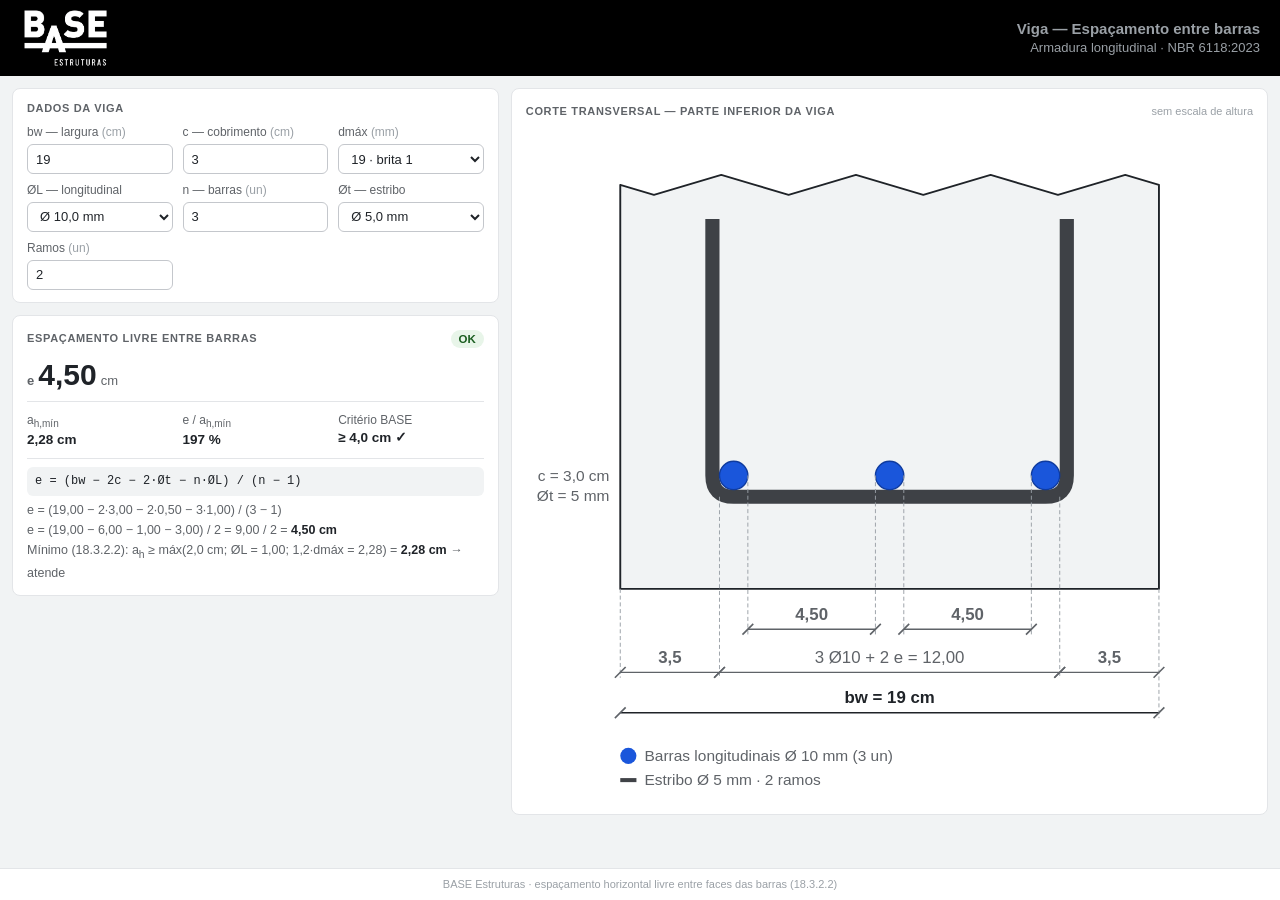
<file: calculadoras/espacamento-barras-viga.html>
<!DOCTYPE html>
<html lang="pt-BR">
<head>
<meta charset="UTF-8">
<meta name="viewport" content="width=device-width, initial-scale=1.0">
<title>Viga — Espaçamento entre barras · NBR 6118:2023</title>
<style>
  /* ===== Padrão de interface BASE (mesmo da extensão pyRevit) ===== */
  :root {
    --preto: #000000; --corpo: #F1F3F4; --cartao: #FFFFFF; --borda: #E3E5E8; --borda-campo: #C4C7CC;
    --texto: #1F2328; --texto-2: #5F6368; --texto-3: #9AA0A6; --azul: #1A56DB;
    --verde: #1B5E20; --verde-bg: #E8F5E9; --vermelho: #C62828; --vermelho-bg: #FDECEA;
    --ambar: #8A5300; --ambar-bg: #FFF4E5;
  }
  * { box-sizing: border-box; }
  html, body { margin: 0; height: 100%; }
  body { font-family: "Segoe UI", -apple-system, BlinkMacSystemFont, Roboto, "Helvetica Neue", Arial, sans-serif;
         font-size: 13px; color: var(--texto); background: var(--corpo); line-height: 1.4; }
  .app { display: flex; flex-direction: column; min-height: 100vh; }

  .hdr { background: var(--preto); height: 76px; flex: 0 0 76px; display: flex; align-items: center; justify-content: space-between; padding: 0 20px; }
  .hdr img { height: 64px; width: auto; }
  .hdr-tool { color: var(--texto-3); text-align: right; font-size: 13px; line-height: 1.35; }
  .hdr-tool strong { display: block; color: var(--texto-3); font-size: 15px; font-weight: 600; }

  .corpo { flex: 1; display: grid; grid-template-columns: minmax(300px, 0.9fr) minmax(380px, 1.4fr); gap: 12px; padding: 12px; align-items: start; }
  .col { display: flex; flex-direction: column; gap: 12px; min-width: 0; }

  .card { background: var(--cartao); border: 1px solid var(--borda); border-radius: 8px; padding: 12px 14px; }
  .card-hd { display: flex; align-items: center; justify-content: space-between; margin-bottom: 8px; min-height: 22px; }
  .rot { font-size: 11px; text-transform: uppercase; letter-spacing: 0.06em; color: var(--texto-2); font-weight: 600; }
  .card > .rot { display: block; margin-bottom: 8px; }

  .g2 { display: grid; grid-template-columns: 1fr 1fr; gap: 8px 10px; }
  .g3 { display: grid; grid-template-columns: 1fr 1fr 1fr; gap: 8px 10px; }
  .f label { display: block; font-size: 12px; color: var(--texto-2); margin-bottom: 3px; white-space: nowrap; overflow: hidden; text-overflow: ellipsis; }
  .f label .un { color: var(--texto-3); }
  .f input, .f select { width: 100%; height: 30px; padding: 0 8px; border: 1px solid var(--borda-campo); border-radius: 6px;
    font: inherit; font-size: 13px; color: var(--texto); background: #fff; }
  .f input:focus, .f select:focus { outline: none; border-color: var(--azul); box-shadow: 0 0 0 3px rgba(26, 86, 219, 0.14); }

  .res-topo { display: flex; align-items: baseline; gap: 8px; flex-wrap: wrap; }
  .res-num .lbl { font-size: 13px; color: var(--texto-2); font-weight: 600; margin-right: 4px; }
  .res-num .val { font-size: 30px; font-weight: 600; line-height: 1.1; }
  .res-num .un { font-size: 13px; color: var(--texto-2); margin-left: 4px; }
  .res-sub { margin-top: 4px; font-size: 12.5px; color: var(--texto-2); }
  .kv { display: grid; grid-template-columns: repeat(3, 1fr); gap: 6px 10px; margin-top: 10px; padding-top: 10px; border-top: 1px solid var(--borda); }
  .kv div { font-size: 12px; color: var(--texto-2); }
  .kv b { display: block; font-size: 13.5px; color: var(--texto); font-weight: 600; }
  .pill { display: inline-block; padding: 1px 8px; border-radius: 10px; font-size: 11.5px; font-weight: 600; }
  .pill.ok { background: var(--verde-bg); color: var(--verde); }
  .pill.fail { background: var(--vermelho-bg); color: var(--vermelho); }
  .pill.warn { background: var(--ambar-bg); color: var(--ambar); }

  .memo { margin-top: 8px; padding-top: 6px; border-top: 1px solid var(--borda); font-size: 12.5px; line-height: 1.6; color: var(--texto-2); }
  .memo .fml { font-family: Consolas, "Courier New", monospace; font-size: 12px; color: var(--texto); background: var(--corpo); border-radius: 6px; padding: 5px 8px; margin: 2px 0 4px; }
  .memo strong { color: var(--texto); font-weight: 600; }

  .alertas:empty { display: none; }
  .alertas { margin-top: 8px; display: flex; flex-direction: column; gap: 5px; }
  .alert { padding: 6px 10px; border-radius: 6px; font-size: 12px; line-height: 1.35; border-left: 3px solid; }
  .alert-warning { background: var(--ambar-bg); color: var(--ambar); border-color: #E8A33D; }
  .alert-danger { background: var(--vermelho-bg); color: var(--vermelho); border-color: var(--vermelho); }

  .desenho svg { width: 100%; height: auto; display: block; max-height: calc(100vh - 190px); }
  .desenho svg text { font-family: "Segoe UI", -apple-system, Roboto, Arial, sans-serif; }

  .rodape { flex: 0 0 auto; background: #fff; border-top: 1px solid var(--borda); padding: 8px 16px; display: flex; justify-content: center; position: relative; }
  .credito { font-size: 11px; color: var(--texto-3); }

  @media (max-width: 860px) { .corpo { grid-template-columns: 1fr; } .desenho svg { max-height: none; } }
  @media (max-width: 520px) { .g3 { grid-template-columns: 1fr 1fr; } .hdr { height: 60px; flex-basis: 60px; } .hdr img { height: 48px; } .kv { grid-template-columns: 1fr 1fr; } }
  @media (max-height: 760px) {
    .hdr { height: 60px; flex-basis: 60px; } .hdr img { height: 48px; }
    .corpo { gap: 10px; padding: 10px; } .col { gap: 10px; } .card { padding: 10px 12px; }
    .res-num .val { font-size: 26px; }
    .kv { margin-top: 6px; padding-top: 6px; }
    .card-hd { margin-bottom: 4px; }
    .alertas { margin-top: 6px; }
    .rodape { padding: 5px 16px; }
  }
</style>
</head>
<body>
<div class="app">

  <header class="hdr">
    <img src="../assets/logo-horizontal.png" alt="BASE Estruturas">
    <div class="hdr-tool"><strong>Viga — Espaçamento entre barras</strong>Armadura longitudinal · NBR 6118:2023</div>
  </header>

  <main class="corpo">
    <!-- ===== Coluna 1: dados e resultado ===== -->
    <section class="col">
      <div class="card">
        <span class="rot">Dados da viga</span>
        <div class="g3">
          <div class="f"><label for="bw">bw — largura <span class="un">(cm)</span></label><input type="number" id="bw" value="19" step="0.5" min="0"></div>
          <div class="f"><label for="cobr">c — cobrimento <span class="un">(cm)</span></label><input type="number" id="cobr" value="3" step="0.1" min="0"></div>
          <div class="f"><label for="dmax">dmáx <span class="un">(mm)</span></label>
            <select id="dmax">
              <option value="9.5">9,5 · brita 0</option>
              <option value="19" selected>19 · brita 1</option>
              <option value="25">25 · brita 2</option>
            </select>
          </div>
          <div class="f"><label for="bitolaBarra">ØL — longitudinal</label>
            <select id="bitolaBarra">
              <option value="5">Ø 5,0 mm</option><option value="6.3">Ø 6,3 mm</option><option value="8">Ø 8,0 mm</option>
              <option value="10" selected>Ø 10,0 mm</option><option value="12.5">Ø 12,5 mm</option><option value="16">Ø 16,0 mm</option>
              <option value="20">Ø 20,0 mm</option><option value="25">Ø 25,0 mm</option><option value="32">Ø 32,0 mm</option>
            </select>
          </div>
          <div class="f"><label for="nBarras">n — barras <span class="un">(un)</span></label><input type="number" id="nBarras" value="3" step="1" min="2"></div>
          <div class="f"><label for="bitolaEstribo">Øt — estribo</label>
            <select id="bitolaEstribo">
              <option value="5" selected>Ø 5,0 mm</option><option value="6.3">Ø 6,3 mm</option><option value="8">Ø 8,0 mm</option>
              <option value="10">Ø 10,0 mm</option><option value="12.5">Ø 12,5 mm</option>
            </select>
          </div>
          <div class="f"><label for="ramos">Ramos <span class="un">(un)</span></label><input type="number" id="ramos" value="2" step="1" min="2"></div>
        </div>
      </div>

      <div class="card">
        <div class="card-hd"><span class="rot">Espaçamento livre entre barras</span><span id="status"></span></div>
        <div id="resultado"></div>
        <div class="alertas" id="alertas"></div>
        <div class="memo" id="memo"></div>
      </div>
    </section>

    <!-- ===== Coluna 2: desenho ===== -->
    <section class="col">
      <div class="card desenho">
        <div class="card-hd"><span class="rot">Corte transversal — parte inferior da viga</span><span class="credito">sem escala de altura</span></div>
        <div id="svgCorte"></div>
      </div>
    </section>
  </main>

  <footer class="rodape"><span class="credito">BASE Estruturas · espaçamento horizontal livre entre faces das barras (18.3.2.2)</span></footer>
</div>

<script>
const G_ids = ['bw', 'cobr', 'bitolaBarra', 'nBarras', 'bitolaEstribo', 'ramos', 'dmax'];
const E_BASE = 4.0; // cm — critério interno BASE: espaçamento livre mínimo recomendado

function fmt(v, casas = 2) {
  return v.toLocaleString('pt-BR', { minimumFractionDigits: casas, maximumFractionDigits: casas });
}
function pill(tipo, txt) { return `<span class="pill ${tipo}">${txt}</span>`; }

// ===== Cálculo (inalterado em relação à versão anterior) =====
function calcularEspacamento(bw, c, phiL_mm, n, phiT_mm, ramos, dmax_mm = 19) {
  const phiL = phiL_mm / 10, phiT = phiT_mm / 10;
  const ramosInternos = ramos - 2;
  const espacoUtil = bw - 2 * c - 2 * phiT - n * phiL - ramosInternos * phiT;
  const numEspacos = n - 1;
  const espacamento = espacoUtil / numEspacos;
  const espMin_cm = Math.max(20, phiL_mm, 1.2 * dmax_mm) / 10;   // 18.3.2.2: a_h ≥ máx(20 mm; ØL; 1,2·dmáx)
  return { phiL, phiT, ramosInternos, espacoUtil, numEspacos, espacamento, espMin_cm };
}

function calcular() {
  const bw = parseFloat(document.getElementById('bw').value) || 0;
  const c = parseFloat(document.getElementById('cobr').value) || 0;
  const phiL_mm = parseFloat(document.getElementById('bitolaBarra').value) || 0;
  const n = parseInt(document.getElementById('nBarras').value) || 0;
  const phiT_mm = parseFloat(document.getElementById('bitolaEstribo').value) || 0;
  const ramos = Math.max(2, parseInt(document.getElementById('ramos').value) || 2);
  const dmax_mm = parseFloat(document.getElementById('dmax').value) || 19;

  const res = document.getElementById('resultado'), al = document.getElementById('alertas');
  const memo = document.getElementById('memo'), st = document.getElementById('status');
  al.innerHTML = '';

  if (n < 2) {
    res.innerHTML = '<div class="res-sub">—</div>'; memo.innerHTML = ''; st.innerHTML = '';
    al.innerHTML = '<div class="alert alert-danger">Informe pelo menos 2 barras longitudinais.</div>';
    desenharSVG(bw, c, phiL_mm / 10, Math.max(n, 0), phiT_mm / 10, 0, ramos, 0);
    return;
  }

  const r = calcularEspacamento(bw, c, phiL_mm, n, phiT_mm, ramos, dmax_mm);
  const e = r.espacamento;
  const ok = e >= r.espMin_cm - 1e-9, impossivel = e < 0, okBase = e >= E_BASE - 1e-9;

  st.innerHTML = impossivel ? pill('fail', 'Não cabe') : (!ok ? pill('fail', 'Abaixo do mínimo (NBR)') : (!okBase ? pill('warn', '< 4 cm (critério BASE)') : pill('ok', 'OK')));
  res.innerHTML = `
    <div class="res-topo"><div class="res-num"><span class="lbl">e</span><span class="val">${fmt(e)}</span><span class="un">cm</span></div></div>
    <div class="kv">
      <div>a<sub>h,mín</sub><b>${fmt(r.espMin_cm)} cm</b></div>
      <div>e / a<sub>h,mín</sub><b>${fmt(e / r.espMin_cm * 100, 0)} %</b></div>
      <div>Critério BASE<b>≥ ${fmt(E_BASE, 1)} cm ${okBase ? '✓' : '✗'}</b></div>
    </div>`;

  const termoRamos = r.ramosInternos > 0;
  memo.innerHTML = `
    <div class="fml">e = (bw − 2c − 2·Øt − n·ØL${termoRamos ? ' − (r − 2)·Øt' : ''}) / (n − 1)</div>
    e = (${fmt(bw)} − 2·${fmt(c)} − 2·${fmt(r.phiT)} − ${n}·${fmt(r.phiL)}${termoRamos ? ` − ${r.ramosInternos}·${fmt(r.phiT)}` : ''}) / (${n} − 1)<br>
    e = (${fmt(bw)} − ${fmt(2 * c)} − ${fmt(2 * r.phiT)} − ${fmt(n * r.phiL)}${termoRamos ? ` − ${fmt(r.ramosInternos * r.phiT)}` : ''}) / ${r.numEspacos} = ${fmt(r.espacoUtil)} / ${r.numEspacos} = <strong>${fmt(e)} cm</strong><br>
    Mínimo (18.3.2.2): a<sub>h</sub> ≥ máx(2,0 cm; ØL = ${fmt(phiL_mm / 10)}; 1,2·dmáx = ${fmt(1.2 * dmax_mm / 10)}) = <strong>${fmt(r.espMin_cm)} cm</strong> → ${ok ? 'atende' : 'não atende'}`;

  if (impossivel) {
    al.innerHTML = `<div class="alert alert-danger">Não cabe: aumentar bw, reduzir n/bitola ou usar 2 camadas.</div>`;
  } else if (!ok) {
    al.innerHTML = `<div class="alert alert-danger">e = ${fmt(e)} &lt; a<sub>h,mín</sub> = ${fmt(r.espMin_cm)} cm (18.3.2.2): redimensionar.</div>`;
  } else if (!okBase) {
    al.innerHTML = `<div class="alert alert-warning">e = ${fmt(e)} cm &lt; ${fmt(E_BASE, 1)} cm (critério interno BASE). Atende a norma (≥ ${fmt(r.espMin_cm)} cm).</div>`;
  }

  desenharSVG(bw, c, r.phiL, n, r.phiT, e, ramos, r.espMin_cm, E_BASE);
}

// ===== Desenho do corte (parte inferior da viga) =====
function desenharSVG(bw, c, phiL, n, phiT, esp, ramos, espMin, eBase = 0) {
  const box = document.getElementById('svgCorte');
  if (!(bw > 0)) { box.innerHTML = ''; return; }
  // Altura mostrada: trecho inferior da viga, interrompido por linha de quebra
  const hd = Math.max(bw * 0.75, c + phiT + phiL + 8);
  const VW = 540, mx = 70;                              // largura útil e margem lateral (px)
  const k = (VW - 2 * mx) / bw;                         // px por cm
  const yTop = 40;                                       // topo do trecho desenhado
  const X = cm => mx + cm * k, Y = cm => yTop + cm * k; // y medido a partir do topo do trecho
  const H = hd * k;
  const yBase = hd;                                      // face inferior (cm, no sistema do trecho)

  const COR_EST = '#1F2328', COR_BAR = '#1A56DB', COR_COTA = '#5F6368', COR_ERRO = '#C62828';
  let s = '';

  // Concreto com quebra no topo
  const nz = 8, amp = 0.35;
  let quebra = `M ${X(0)} ${Y(0)}`;
  for (let i = 1; i <= nz; i++) quebra += ` L ${X(bw * (i - 0.5) / nz)} ${Y(i % 2 ? amp : -amp)} L ${X(bw * i / nz)} ${Y(0)}`;
  s += `<path d="${quebra} L ${X(bw)} ${Y(yBase)} L ${X(0)} ${Y(yBase)} Z" fill="#F1F3F4" stroke="#1F2328" stroke-width="1.4" stroke-linejoin="round"/>`;

  // Estribo: linha de centro a c + Øt/2, cantos arredondados (dobra) — pernas abertas no topo (seção interrompida)
  const ex1 = c + phiT / 2, ex2 = bw - c - phiT / 2, ey = yBase - c - phiT / 2;
  const rr = Math.min(phiL / 2 + phiT / 2, (ex2 - ex1) / 2);
  const yEstTop = 1.2;
  s += `<path d="M ${X(ex1)} ${Y(yEstTop)} L ${X(ex1)} ${Y(ey - rr)} Q ${X(ex1)} ${Y(ey)} ${X(ex1 + rr)} ${Y(ey)} L ${X(ex2 - rr)} ${Y(ey)} Q ${X(ex2)} ${Y(ey)} ${X(ex2)} ${Y(ey - rr)} L ${X(ex2)} ${Y(yEstTop)}"
         fill="none" stroke="${COR_EST}" stroke-width="${Math.max(phiT * k, 2)}" stroke-linecap="butt" opacity="0.85"/>`;

  // Barras
  const yBar = yBase - c - phiT - phiL / 2;
  const x0 = c + phiT + phiL / 2;
  const passo = phiL + (esp > 0 ? esp : 0);
  const xB = [];
  for (let i = 0; i < n; i++) xB.push(x0 + i * passo);

  // Ramos internos (mesma regra de posicionamento da versão anterior)
  const ri = ramos - 2, xR = [];
  if (ri > 0 && n >= 2) {
    const internas = xB.slice(1, n - 1);
    if (ri === 1) xR.push(n % 2 === 1 ? xB[(n - 1) / 2] : (xB[n / 2 - 1] + xB[n / 2]) / 2);
    else if (internas.length >= ri) { const st = (internas.length - 1) / (ri - 1); for (let i = 0; i < ri; i++) xR.push(internas[Math.round(i * st)]); }
    else for (let i = 1; i <= ri; i++) xR.push(xB[0] + i / (ri + 1) * (xB[n - 1] - xB[0]));
  }
  xR.forEach(x => {
    s += `<line x1="${X(x)}" y1="${Y(yEstTop)}" x2="${X(x)}" y2="${Y(ey)}" stroke="${COR_EST}" stroke-width="${Math.max(phiT * k, 2)}" opacity="0.6" stroke-dasharray="1 0"/>`;
  });

  const erro = esp < espMin - 1e-9;
  const abaixoBase = !erro && esp < eBase - 1e-9;
  const COR_AMBAR = '#B45309';
  xB.forEach(x => {
    s += `<circle cx="${X(x)}" cy="${Y(yBar)}" r="${(phiL / 2) * k}" fill="${COR_BAR}" stroke="#0F3B9E" stroke-width="1"/>`;
  });

  // Cotas
  const tick = (x, y) => `<line x1="${x - 4}" y1="${y + 4}" x2="${x + 4}" y2="${y - 4}" stroke="${COR_COTA}" stroke-width="1.2"/>`;
  const cota = (xa, xb, y, txt, cor = COR_COTA, peso = 600) => `
    <line x1="${xa}" y1="${y}" x2="${xb}" y2="${y}" stroke="${cor}" stroke-width="1"/>${tick(xa, y)}${tick(xb, y)}
    <text x="${(xa + xb) / 2}" y="${y - 7}" text-anchor="middle" font-size="${(xb - xa) < 34 ? 11 : 12.5}" font-weight="${peso}" fill="${cor}">${txt}</text>`;
  const ext = (x, y1, y2) => `<line x1="${x}" y1="${y1}" x2="${x}" y2="${y2}" stroke="#9AA0A6" stroke-width="0.7" stroke-dasharray="3 2"/>`;

  const yC1 = Y(yBase) + 30, yC2 = Y(yBase) + 62, yC3 = Y(yBase) + 92;
  // 1ª linha: espaçamento livre entre faces (vermelho se abaixo do mínimo)
  if (n >= 2 && esp > 0) {
    for (let i = 0; i < n - 1; i++) {
      const xa = X(xB[i] + phiL / 2), xb = X(xB[i + 1] - phiL / 2);
      s += ext(xa, Y(yBar), yC1 + 4) + ext(xb, Y(yBar), yC1 + 4);
      s += cota(xa, xb, yC1, fmt(esp, esp < 10 ? 2 : 1), erro ? COR_ERRO : (abaixoBase ? COR_AMBAR : COR_COTA), (xb - xa) < 34 ? 500 : 600);
    }
  }
  // 2ª linha: c + Øt | barras e espaços | Øt + c
  const xi = X(c + phiT), xf = X(bw - c - phiT);
  s += ext(X(0), Y(yBase), yC2 + 4) + ext(X(bw), Y(yBase), yC3 + 4) + ext(xi, Y(ey), yC2 + 4) + ext(xf, Y(ey), yC2 + 4);
  s += cota(X(0), xi, yC2, fmt(c + phiT, 1));
  s += cota(xi, xf, yC2, `${n} Ø${fmt(phiL * 10, phiL * 10 % 1 ? 1 : 0)} + ${Math.max(n - 1, 0)} e = ${fmt(bw - 2 * c - 2 * phiT, 2)}`, COR_COTA, 400);
  s += cota(xf, X(bw), yC2, fmt(c + phiT, 1));
  // 3ª linha: largura total
  s += cota(X(0), X(bw), yC3, `bw = ${fmt(bw, bw % 1 ? 1 : 0)} cm`, '#1F2328');

  // Rótulos laterais
  s += `<text x="${X(0) - 8}" y="${Y(yBar) + 4}" text-anchor="end" font-size="11.5" fill="${COR_COTA}">c = ${fmt(c, 1)} cm</text>`;
  s += `<text x="${X(0) - 8}" y="${Y(yBar) + 19}" text-anchor="end" font-size="11.5" fill="${COR_COTA}">Øt = ${fmt(phiT * 10, phiT * 10 % 1 ? 1 : 0)} mm</text>`;
  if (erro && esp > 0) s += `<text x="${X(bw / 2)}" y="${Y(yBar) - (phiL / 2) * k - 10}" text-anchor="middle" font-size="12" font-weight="600" fill="${COR_ERRO}">e &lt; a<tspan baseline-shift="sub" font-size="9">h,mín</tspan> = ${fmt(espMin)} cm</text>`;
  if (abaixoBase && esp > 0) s += `<text x="${X(bw / 2)}" y="${Y(yBar) - (phiL / 2) * k - 10}" text-anchor="middle" font-size="12" font-weight="600" fill="${COR_AMBAR}">e &lt; ${fmt(eBase, 1)} cm (critério BASE)</text>`;
  if (esp < 0) s += `<text x="${X(bw / 2)}" y="${Y(yBar) - (phiL / 2) * k - 10}" text-anchor="middle" font-size="12" font-weight="600" fill="${COR_ERRO}">Barras não cabem em uma camada</text>`;

  // Legenda
  const yL = yC3 + 36;
  s += `<g font-size="11.5" fill="${COR_COTA}">
      <circle cx="${mx + 6}" cy="${yL - 4}" r="6" fill="${COR_BAR}"/><text x="${mx + 18}" y="${yL}">Barras longitudinais Ø ${fmt(phiL * 10, phiL * 10 % 1 ? 1 : 0)} mm (${n} un)</text>
      <line x1="${mx}" y1="${yL + 14}" x2="${mx + 12}" y2="${yL + 14}" stroke="${COR_EST}" stroke-width="3" opacity="0.85"/><text x="${mx + 18}" y="${yL + 18}">Estribo Ø ${fmt(phiT * 10, phiT * 10 % 1 ? 1 : 0)} mm · ${ramos} ramos</text>
    </g>`;

  const VH = yL + 30;
  box.innerHTML = `<svg viewBox="0 0 ${VW} ${VH}" role="img" aria-label="Corte da viga com as barras longitudinais e o espaçamento entre elas">${s}</svg>`;
}

G_ids.forEach(id => { const el = document.getElementById(id); el.addEventListener('input', calcular); el.addEventListener('change', calcular); });
calcular();
</script>
</body>
</html>
</file>
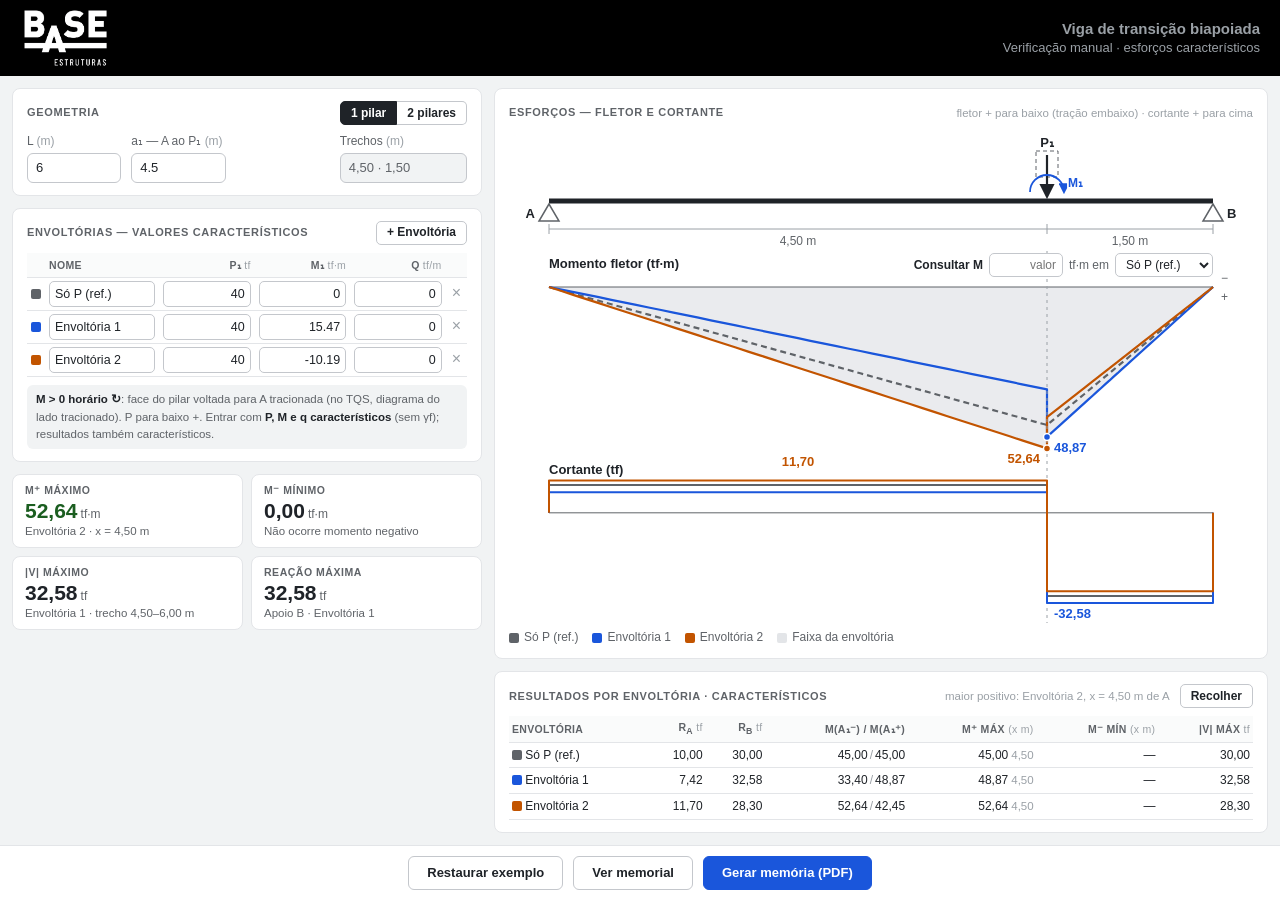
<file: calculadoras/viga-pilar-nascente.html>
<!DOCTYPE html>
<html lang="pt-BR">
<head>
<meta charset="UTF-8">
<title>Viga de transição biapoiada</title>
<!-- Nome antigo: redireciona para a calculadora renomeada (menus em cache e links salvos) -->
<script>location.replace('viga-transicao-biapoiada.html' + location.search);</script>
<meta http-equiv="refresh" content="0; url=viga-transicao-biapoiada.html">
</head>
<body></body>
</html>
</file>
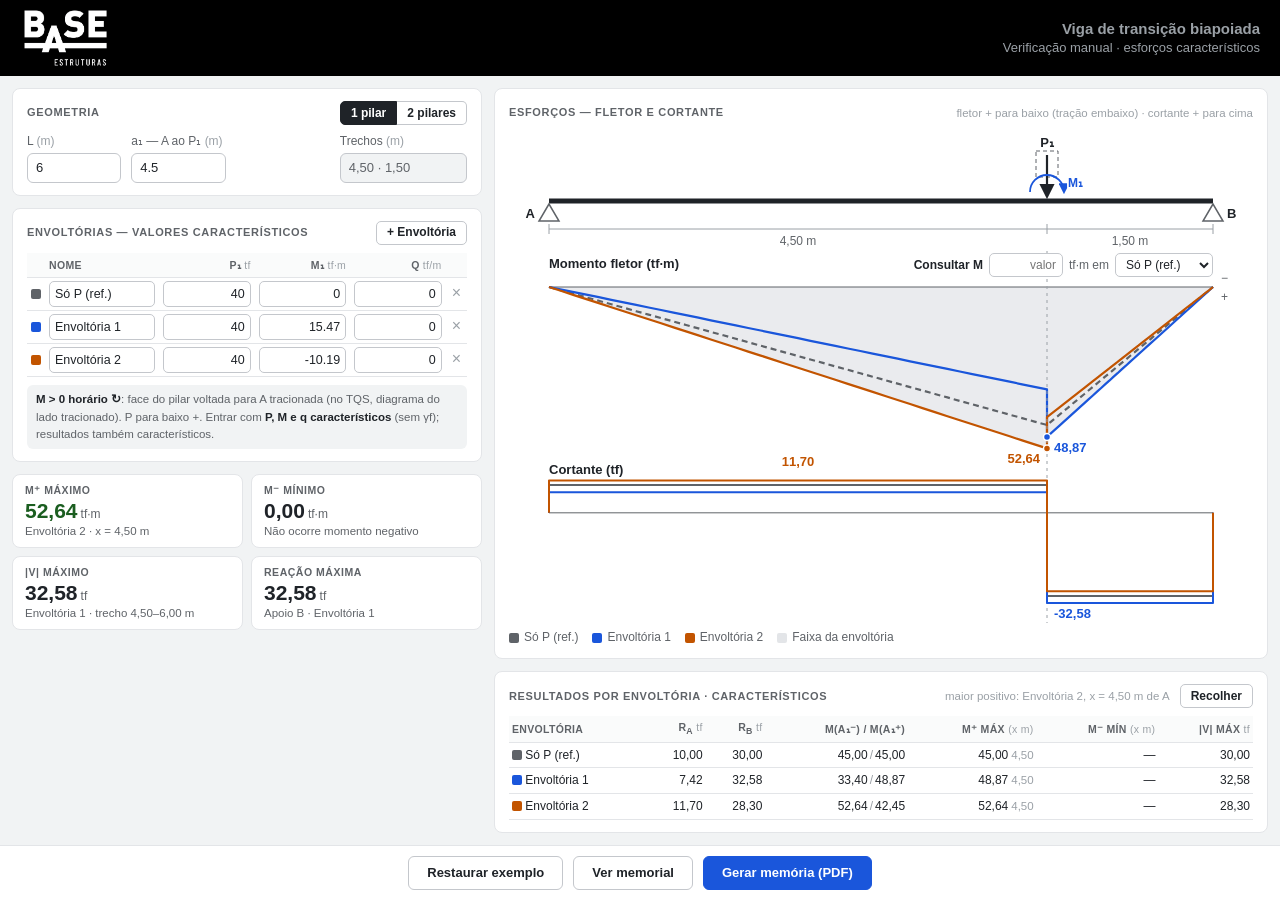
<file: calculadoras/viga-transicao-biapoiada.html>
<!DOCTYPE html>
<html lang="pt-BR">
<head>
<meta charset="UTF-8">
<meta name="viewport" content="width=device-width, initial-scale=1.0">
<title>Viga de transição biapoiada — verificação manual</title>
<style>
  /* ===== Padrão de interface BASE (mesmo da extensão pyRevit) ===== */
  :root {
    --preto: #000000; --corpo: #F1F3F4; --cartao: #FFFFFF; --borda: #E3E5E8; --borda-campo: #C4C7CC;
    --texto: #1F2328; --texto-2: #5F6368; --texto-3: #9AA0A6; --azul: #1A56DB;
    --verde: #1B5E20; --verde-bg: #E8F5E9; --vermelho: #C62828; --vermelho-bg: #FDECEA;
    --ambar: #8A5300; --ambar-bg: #FFF4E5;
  }
  * { box-sizing: border-box; }
  html, body { margin: 0; height: 100%; }
  body { font-family: "Segoe UI", -apple-system, BlinkMacSystemFont, Roboto, "Helvetica Neue", Arial, sans-serif;
         font-size: 13px; color: var(--texto); background: var(--corpo); line-height: 1.4; }
  .app { display: flex; flex-direction: column; height: 100vh; min-height: 600px; }

  .hdr { background: var(--preto); height: 76px; flex: 0 0 76px; display: flex; align-items: center; justify-content: space-between; padding: 0 20px; }
  .hdr img { height: 64px; width: auto; }
  .hdr-tool { color: var(--texto-3); text-align: right; font-size: 13px; line-height: 1.35; }
  .hdr-tool strong { display: block; color: var(--texto-3); font-size: 15px; font-weight: 600; }

  .corpo { flex: 1 1 auto; min-height: 0; display: grid; grid-template-columns: minmax(380px, 470px) minmax(0, 1fr); gap: 12px; padding: 12px; }
  .col { display: flex; flex-direction: column; gap: 12px; min-width: 0; min-height: 0; }

  .card { background: var(--cartao); border: 1px solid var(--borda); border-radius: 8px; padding: 12px 14px; min-width: 0; }
  .card-hd { display: flex; align-items: center; justify-content: space-between; gap: 8px; margin-bottom: 8px; min-height: 24px; }
  .rot { font-size: 11px; text-transform: uppercase; letter-spacing: 0.06em; color: var(--texto-2); font-weight: 600; }

  .g4 { display: grid; grid-template-columns: 1fr 1fr 1fr 1.35fr; gap: 8px 10px; }
  .f label { display: block; font-size: 12px; color: var(--texto-2); margin-bottom: 3px; white-space: nowrap; overflow: hidden; text-overflow: ellipsis; }
  .f label .un { color: var(--texto-3); }
  .f input { width: 100%; height: 30px; padding: 0 8px; border: 1px solid var(--borda-campo); border-radius: 6px; font: inherit; font-size: 13px; color: var(--texto); background: #fff; }
  .f input:focus, td input:focus { outline: none; border-color: var(--azul); box-shadow: 0 0 0 3px rgba(26, 86, 219, 0.14); }
  .f input[readonly] { background: var(--corpo); color: var(--texto-2); }
  .f.off { visibility: hidden; }

  .seg { display: inline-flex; }
  .btn-sm { height: 24px; padding: 0 10px; border-radius: 5px; font: inherit; font-size: 12px; font-weight: 600; cursor: pointer; border: 1px solid var(--borda-campo); background: #fff; color: var(--texto); }
  .btn-sm:hover { background: var(--corpo); }
  .btn-sm[aria-pressed="true"] { background: var(--texto); border-color: var(--texto); color: #fff; }
  .seg .btn-sm { border-radius: 0; }
  .seg .btn-sm:first-child { border-radius: 5px 0 0 5px; }
  .seg .btn-sm:last-child { border-radius: 0 5px 5px 0; border-left: none; }

  .env-card { display: flex; flex-direction: column; flex: 0 0 auto; }
  .env-card .tbl-wrap { max-height: 210px; }
  .col-esq { overflow-y: auto; }
  .tbl-wrap { overflow: auto; min-height: 0; }
  table { width: 100%; border-collapse: collapse; font-size: 12.5px; font-variant-numeric: tabular-nums; }
  th { font-size: 10.5px; font-weight: 600; text-transform: uppercase; letter-spacing: .03em; color: var(--texto-2); text-align: left; padding: 5px 4px; border-bottom: 1px solid var(--borda); white-space: nowrap; background: #FAFBFB; position: sticky; top: 0; }
  th .un { text-transform: none; color: var(--texto-3); font-weight: 400; }
  td { padding: 3px 4px; border-bottom: 1px solid var(--borda); vertical-align: middle; white-space: nowrap; }
  td.num, th.num { text-align: right; }
  td input { width: 100%; min-width: 48px; height: 26px; padding: 0 5px; border: 1px solid var(--borda-campo); border-radius: 5px; font: inherit; font-size: 12.5px; color: var(--texto); background: #fff; text-align: right; }
  td input.nm { min-width: 76px; text-align: left; }
  td input::-webkit-outer-spin-button, td input::-webkit-inner-spin-button { -webkit-appearance: none; margin: 0; }
  td input[type=number] { -moz-appearance: textfield; appearance: textfield; }
  .sw { display: inline-block; width: 10px; height: 10px; border-radius: 2px; vertical-align: -1px; }
  .x { background: none; border: none; color: var(--texto-3); font-size: 16px; cursor: pointer; line-height: 1; padding: 0 2px; }
  .x:hover { color: var(--vermelho); }
  .p2 { }
  .um .p2 { display: none; }
  .conv { font-size: 11.5px; color: var(--texto-2); margin-top: 8px; padding: 6px 9px; background: var(--corpo); border-radius: 6px; line-height: 1.5; }
  .conv b { color: var(--texto); font-weight: 600; }

  .alertas:empty { display: none; }
  .alertas { display: flex; flex-direction: column; gap: 5px; }
  .alert { padding: 6px 10px; border-radius: 6px; font-size: 12px; line-height: 1.35; border-left: 3px solid; }
  .alert-warning { background: var(--ambar-bg); color: var(--ambar); border-color: #E8A33D; }
  .alert-danger { background: var(--vermelho-bg); color: var(--vermelho); border-color: var(--vermelho); }

  .kpis { display: grid; grid-template-columns: repeat(2, minmax(0, 1fr)); gap: 8px; flex: 0 0 auto; }
  .kpi { background: #fff; border: 1px solid var(--borda); border-radius: 8px; padding: 8px 12px; min-width: 0; }
  .kpi .k { font-size: 10.5px; text-transform: uppercase; letter-spacing: .05em; color: var(--texto-2); font-weight: 600; }
  .kpi .v { font-size: 21px; font-weight: 600; line-height: 1.2; font-variant-numeric: tabular-nums; white-space: nowrap; }
  .kpi .v small { font-size: 12px; font-weight: 400; color: var(--texto-2); margin-left: 3px; }
  .kpi .d { font-size: 11.5px; color: var(--texto-2); white-space: nowrap; overflow: hidden; text-overflow: ellipsis; }
  .kpi.ok .v { color: var(--verde); }
  .kpi.fail { border-color: #F2C4C4; } .kpi.fail .v { color: var(--vermelho); }

  .dg-card { flex: 1 1 auto; min-height: 260px; display: flex; flex-direction: column; }
  #sv-box { flex: 1 1 auto; min-height: 0; position: relative; }
  #sv { position: absolute; left: 0; top: 0; display: block; }
  #sv-box.rola { overflow-y: auto; overflow-x: hidden; }
  .res-card.fechado .tbl-wrap { display: none; }
  .res-card.fechado .card-hd { margin-bottom: 0; }
  #sv text { font-family: "Segoe UI", -apple-system, Roboto, Arial, sans-serif; }
  .cons { position: absolute; right: 40px; top: 0; display: none; flex-direction: column; align-items: flex-end; gap: 2px; font-size: 12px; color: var(--texto-2); z-index: 2; max-width: calc(100% - 230px); }
  .cons.on { display: flex; }
  .cons-l { display: flex; align-items: center; gap: 6px; white-space: nowrap; }
  .cons-l label { font-weight: 600; color: var(--texto); }
  .cons input, .cons select { height: 24px; border: 1px solid var(--borda-campo); border-radius: 5px; font: inherit; font-size: 12px; color: var(--texto); background: #fff; padding: 0 6px; }
  .cons input { width: 74px; text-align: right; }
  .cons input::-webkit-outer-spin-button, .cons input::-webkit-inner-spin-button { -webkit-appearance: none; margin: 0; }
  .cons input { -moz-appearance: textfield; appearance: textfield; }
  .cons select { max-width: 170px; }
  .cons input:focus, .cons select:focus { outline: none; border-color: var(--azul); box-shadow: 0 0 0 3px rgba(26, 86, 219, 0.14); }
  .leg-row { display: flex; flex-wrap: wrap; align-items: flex-start; column-gap: 16px; }
  .leg-row .legend { flex: 0 1 auto; min-width: 0; }
  .cons-r { flex: 0 1 auto; margin-left: auto; max-width: 100%; margin-top: 4px; font-size: 12px; color: var(--texto); text-align: right; min-width: 0; white-space: nowrap; overflow: hidden; text-overflow: ellipsis; }
  .cons-r b { font-weight: 600; }
  .cons-r .nao { color: var(--texto-2); }
  .legend { display: flex; flex-wrap: wrap; gap: 4px 14px; font-size: 12px; color: var(--texto-2); margin-top: 4px; }
  .legend span { display: inline-flex; align-items: center; gap: 5px; }
  .res-card { flex: 0 0 auto; }
  .res-card .tbl-wrap { max-height: 150px; }
  .res-card td, .res-card th { padding: 4px 3px; }
  .res-card td { font-size: 12px; }
  .bar { color: var(--texto-3); margin: 0 2px; }
  .neg { color: var(--vermelho); font-weight: 600; }
  .xm { color: var(--texto-3); font-size: 11.5px; margin-left: 3px; }

  .rodape { flex: 0 0 auto; background: #fff; border-top: 1px solid var(--borda); padding: 10px 16px; display: flex; justify-content: center; gap: 10px; }
  .btn { height: 34px; padding: 0 18px; border-radius: 6px; font: inherit; font-size: 13px; font-weight: 600; cursor: pointer; border: 1px solid var(--borda-campo); background: #fff; color: var(--texto); }
  .btn:hover { background: var(--corpo); }
  .btn-pri { background: var(--azul); border-color: var(--azul); color: #fff; }
  .btn-pri:hover { background: #1749B8; }
  .btn:disabled { opacity: 0.5; cursor: not-allowed; }

  .modal { position: fixed; inset: 0; background: rgba(0, 0, 0, 0.45); display: none; align-items: center; justify-content: center; padding: 20px; z-index: 50; }
  .modal.aberto { display: flex; }
  .modal-box { background: var(--corpo); border-radius: 8px; width: min(900px, 100%); max-height: 100%; display: flex; flex-direction: column; overflow: hidden; }
  .modal-hd { background: var(--preto); color: var(--texto-3); padding: 12px 18px; display: flex; justify-content: space-between; align-items: center; }
  .modal-hd strong { color: #fff; font-size: 15px; font-weight: 600; }
  .modal-hd button { background: none; border: none; color: var(--texto-3); font-size: 20px; cursor: pointer; line-height: 1; }
  .modal-body { padding: 14px; overflow: auto; display: flex; flex-direction: column; gap: 12px; }
  .modal-body .card { font-size: 13px; line-height: 1.6; }
  .modal-ft { padding: 10px; display: flex; justify-content: center; gap: 10px; background: #fff; border-top: 1px solid var(--borda); }
  .memo .dados { font-size: 12.5px; color: var(--texto-2); margin: 4px 0 8px; }
  .fml { background: var(--corpo); border-radius: 6px; padding: 8px 10px; font-family: Consolas, "Courier New", monospace; font-size: 12px; color: var(--texto); white-space: pre; overflow-x: auto; line-height: 1.55; }

  @media (max-height: 760px) {
    .hdr { height: 60px; flex-basis: 60px; } .hdr img { height: 48px; }
    .corpo { gap: 10px; padding: 10px; } .col { gap: 10px; } .card { padding: 9px 12px; }
    .card-hd { margin-bottom: 5px; }
    .kpi { padding: 5px 10px; } .kpi .v { font-size: 18px; } .kpi .d { font-size: 11px; }
    .conv { margin-top: 6px; padding: 5px 8px; }
    .rodape { padding: 7px 16px; }
    .res-card .tbl-wrap { max-height: 120px; }
  }
  @media (max-width: 980px) {
    .app { height: auto; }
    .corpo { grid-template-columns: 1fr; }
    .dg-card { min-height: 460px; }
    .col-esq { overflow: visible; }
  }

  /* ===== Memória de cálculo em PDF (impressão) ===== */
  #print-area { display: none; }
  @media print {
    @page { size: A4; margin: 18mm 16mm; }
    body { background: white !important; color: black !important; font-size: 10.5pt; }
    .app, .modal { display: none !important; }
    #print-area { display: block !important; color: black; }
    #print-area h1 { font-size: 15pt; text-align: center; margin: 0 0 4px; }
    #print-area .sub { text-align: center; font-size: 10pt; color: #555; margin: 0 0 14px; }
    #print-area h2 { font-size: 12pt; margin: 14px 0 6px; padding-bottom: 3px; border-bottom: 1px solid #999; page-break-after: avoid; }
    #print-area table { width: 100%; border-collapse: collapse; margin: 4px 0 10px; font-size: 9.5pt; page-break-inside: avoid; }
    #print-area td, #print-area th { border: 1px solid #888; padding: 3px 6px; position: static; background: none; color: black; text-transform: none; font-size: 9.5pt; }
    #print-area .fml { background: #f4f4f4; border-left: 3px solid #333; border-radius: 0; font-size: 9pt; white-space: pre-wrap; page-break-inside: avoid; }
    #print-area svg { width: 100%; height: auto; page-break-inside: avoid; }
    #print-area .memo { page-break-inside: avoid; margin-bottom: 8px; }
  }
</style>
</head>
<body>
<div class="app">

  <header class="hdr">
    <img src="../assets/logo-horizontal.png" alt="BASE Estruturas">
    <div class="hdr-tool"><strong>Viga de transição biapoiada</strong>Verificação manual · esforços característicos</div>
  </header>

  <main class="corpo">
    <!-- ===== Coluna 1: dados ===== -->
    <section class="col col-esq">
      <div class="card">
        <div class="card-hd">
          <span class="rot">Geometria</span>
          <span class="seg" role="group" aria-label="Número de pilares nascentes">
            <button type="button" class="btn-sm" id="np1" aria-pressed="true">1 pilar</button>
            <button type="button" class="btn-sm" id="np2" aria-pressed="false">2 pilares</button>
          </span>
        </div>
        <div class="g4">
          <div class="f"><label for="L">L <span class="un">(m)</span></label><input type="number" id="L" step="0.05" min="0.1"></div>
          <div class="f"><label for="a1">a₁ — A ao P₁ <span class="un">(m)</span></label><input type="number" id="a1" step="0.05" min="0"></div>
          <div class="f" id="f-a2"><label for="a2">a₂ — A ao P₂ <span class="un">(m)</span></label><input type="number" id="a2" step="0.05" min="0"></div>
          <div class="f"><label for="trechos">Trechos <span class="un">(m)</span></label><input type="text" id="trechos" readonly tabindex="-1"></div>
        </div>
      </div>

      <div class="card env-card" id="env-card">
        <div class="card-hd">
          <span class="rot">Envoltórias — valores característicos</span>
          <button type="button" class="btn-sm" id="addCase">+ Envoltória</button>
        </div>
        <div class="tbl-wrap">
          <table>
            <thead><tr><th></th><th>Nome</th>
              <th class="num">P₁ <span class="un">tf</span></th><th class="num">M₁ <span class="un">tf·m</span></th>
              <th class="num p2">P₂ <span class="un">tf</span></th><th class="num p2">M₂ <span class="un">tf·m</span></th>
              <th class="num">q <span class="un">tf/m</span></th><th></th></tr></thead>
            <tbody id="casesBody"></tbody>
          </table>
        </div>
        <div class="conv">
          <b>M &gt; 0 horário ↻</b>: face do pilar voltada para A tracionada (no TQS, diagrama do lado tracionado). P para baixo +. Entrar com <b>P, M e q característicos</b> (sem γf); resultados também característicos.
        </div>
      </div>

      <div class="kpis" id="kpis"></div>
      <div class="alertas" id="alertBox"></div>
    </section>

    <!-- ===== Coluna 2: resultados ===== -->
    <section class="col">
      <div class="card dg-card">
        <div class="card-hd">
          <span class="rot">Esforços — fletor e cortante</span>
          <span class="xm">fletor + para baixo (tração embaixo) · cortante + para cima</span>
        </div>
        <div id="sv-box"><svg id="sv" role="img" aria-label="Esquema da viga e diagramas de momento fletor e cortante"></svg>
          <div class="cons" id="consulta">
            <div class="cons-l"><label for="cM">Consultar M</label><input type="number" id="cM" step="0.01" placeholder="valor"><span>tf·m em</span><select id="cE" aria-label="Envoltória de referência"></select></div>
          </div></div>
        <div class="leg-row"><div class="legend" id="legend"></div><div class="cons-r" id="cR"></div></div>
      </div>
      <div class="card res-card">
        <div class="card-hd"><span class="rot" style="white-space:nowrap">Resultados por envoltória · característicos</span><span style="display:flex;align-items:center;gap:10px;min-width:0"><span class="xm" id="resSub" style="white-space:nowrap;overflow:hidden;text-overflow:ellipsis"></span><button type="button" class="btn-sm" id="resTog" aria-expanded="true">Recolher</button></span></div>
        <div class="tbl-wrap"><table><thead id="resHead"></thead><tbody id="resBody"></tbody></table></div>
      </div>
    </section>
  </main>

  <footer class="rodape">
    <button type="button" class="btn" id="resetEx">Restaurar exemplo</button>
    <button type="button" class="btn" id="btn-memo">Ver memorial</button>
    <button type="button" class="btn btn-pri" id="btn-pdf">Gerar memória (PDF)</button>
  </footer>
</div>

<div class="modal" id="modal-memo" role="dialog" aria-modal="true" aria-labelledby="memo-tit">
  <div class="modal-box">
    <div class="modal-hd"><span><strong id="memo-tit">Memorial de cálculo</strong> &nbsp;Viga de transição biapoiada</span><button type="button" id="btn-memo-x" aria-label="Fechar">×</button></div>
    <div class="modal-body" id="memoBox"></div>
    <div class="modal-ft">
      <button type="button" class="btn" id="btn-memo-fechar">Fechar</button>
      <button type="button" class="btn btn-pri" id="btn-pdf2">Gerar memória (PDF)</button>
    </div>
  </div>
</div>

<div id="print-area"></div>

<script>
/*CALC_START*/
// Viga biapoiada (A em x = 0, B em x = L) com q uniforme (para baixo) e cargas concentradas.
// loads: [{x, P, M}] — P para baixo positivo; M aplicado na viga, horário positivo.
function calcViga(L, loads, q) {
  q = +q || 0;
  const cs = loads.map((c, i) => ({ i, x: +c.x, P: +c.P || 0, M: +c.M || 0 }));
  const sP = cs.reduce((s, c) => s + c.P, 0), sPx = cs.reduce((s, c) => s + c.P * c.x, 0), sM = cs.reduce((s, c) => s + c.M, 0);
  const RB = (q * L * L / 2 + sPx + sM) / L;            // ΣM em A = 0
  const RA = q * L + sP - RB;                           // ΣFy = 0
  const pega = (x, dir) => cs.filter(c => c.x < x || (c.x === x && dir > 0));
  const V = (x, dir) => RA - q * x - pega(x, dir).reduce((s, c) => s + c.P, 0);
  const Mx = (x, dir) => RA * x - q * x * x / 2 - pega(x, dir).reduce((s, c) => s + c.P * (x - c.x) - c.M, 0);
  const xs = [0, ...cs.map(c => c.x), L].filter((v, k, arr) => arr.indexOf(v) === k).sort((p, r) => p - r);
  const segs = [];
  for (let k = 0; k < xs.length - 1; k++) {
    const x0 = xs[k], x1 = xs[k + 1];
    const s = { k, x0, x1, Vl: V(x0, +1), Vr: V(x1, -1), Ml: Mx(x0, +1), Mr: Mx(x1, -1) };
    const pts = [{ x: x0, m: s.Ml }, { x: x1, m: s.Mr }];
    if (q > 0) { const xv = x0 + s.Vl / q; if (xv > x0 + 1e-9 && xv < x1 - 1e-9) { s.xv = xv; s.Mv = Mx(xv, +1); pts.push({ x: xv, m: s.Mv }); } }
    s.max = pts.reduce((p, c) => c.m > p.m ? c : p); s.min = pts.reduce((p, c) => c.m < p.m ? c : p);
    s.Vabs = Math.max(Math.abs(s.Vl), Math.abs(s.Vr)); s.Vsig = Math.abs(s.Vl) >= Math.abs(s.Vr) ? s.Vl : s.Vr;
    s.Vend = Math.abs(s.Vl) >= Math.abs(s.Vr) ? 0 : 1;
    segs.push(s);
  }
  const pos = segs.map(s => s.max).reduce((p, c) => c.m > p.m ? c : p);
  const neg = segs.map(s => s.min).reduce((p, c) => c.m < p.m ? c : p);
  const nos = cs.map(c => ({ i: c.i, x: c.x, P: c.P, M: c.M, Ml: Mx(c.x, -1), Mr: Mx(c.x, +1), Vl: V(c.x, -1), Vr: V(c.x, +1) }));
  const vmax = segs.reduce((p, s) => s.Vabs > p.Vabs ? s : p);
  return { L, q, cs, sP, sPx, sM, RA, RB, V, Mx, segs, pos, neg, nos, vmax };
}
/*CALC_END*/

const COLORS = ['#5F6368', '#1A56DB', '#C25400', '#1B7F3B', '#7B3FB8', '#00838F', '#AD1457', '#6D4C41'];
const EXAMPLE = { L: 6, a1: 4.5, a2: 5.25, np: 1, cases: [
  { n: 'Só P (ref.)', P1: 40, M1: 0, P2: 0, M2: 0, q: 0 },
  { n: 'Envoltória 1', P1: 40, M1: 15.47, P2: 0, M2: 0, q: 0 },
  { n: 'Envoltória 2', P1: 40, M1: -10.19, P2: 0, M2: 0, q: 0 }] };
const KEY = 'viga-pilar-nascente-v3';
const $ = id => document.getElementById(id);
const clone = o => JSON.parse(JSON.stringify(o));
let state = null;
try { state = JSON.parse(localStorage.getItem(KEY)); } catch (e) { state = null; }
if (!state || !Array.isArray(state.cases)) {
  // migra o estado da versão anterior (1 pilar: P, M, q)
  let old = null; try { old = JSON.parse(localStorage.getItem('viga-pilar-nascente-v2')); } catch (e) { old = null; }
  if (old && Array.isArray(old.cases)) state = { L: old.L ?? 6, a1: old.a ?? 4.5, a2: '', np: 1, cases: old.cases.map(c => ({ n: c.n, P1: c.P, M1: c.M, P2: 0, M2: 0, q: c.q })) };
  else state = clone(EXAMPLE);
}
function save() { try { localStorage.setItem(KEY, JSON.stringify(state)); } catch (e) {} }

function fmt(v, c = 2) { if (!isFinite(v)) return '—'; if (Math.abs(v) < 0.5 * Math.pow(10, -c)) v = 0; return v.toLocaleString('pt-BR', { minimumFractionDigits: c, maximumFractionDigits: c }); }
function esc(s) { return String(s).replace(/[&<>"]/g, ch => ({ '&': '&amp;', '<': '&lt;', '>': '&gt;', '"': '&quot;' }[ch])); }
const col = i => COLORS[i % COLORS.length];
const nome = i => state.cases[i].n || ('Envoltória ' + (i + 1));
const SUB = ['', '₁', '₂'];
const sgn = v => (v < 0 ? '− ' : '+ ') + fmt(Math.abs(v));
const par = v => (v < 0 ? '(' + fmt(v) + ')' : fmt(v));

// ---------- entrada ----------
function renderCases() {
  $('casesBody').innerHTML = state.cases.map((c, i) => `<tr>
    <td><span class="sw" style="background:${col(i)}"></span></td>
    <td><input class="nm" id="c${i}_n" value="${esc(c.n)}" aria-label="Nome da envoltória ${i + 1}"></td>
    <td><input type="number" id="c${i}_P1" value="${c.P1}" step="0.01" aria-label="P1 linha ${i + 1}"></td>
    <td><input type="number" id="c${i}_M1" value="${c.M1}" step="0.01" aria-label="M1 linha ${i + 1}"></td>
    <td class="p2"><input type="number" id="c${i}_P2" value="${c.P2}" step="0.01" aria-label="P2 linha ${i + 1}"></td>
    <td class="p2"><input type="number" id="c${i}_M2" value="${c.M2}" step="0.01" aria-label="M2 linha ${i + 1}"></td>
    <td><input type="number" id="c${i}_q" value="${c.q}" step="0.01" min="0" aria-label="q linha ${i + 1}"></td>
    <td><button class="x" type="button" data-del="${i}" title="Remover envoltória" aria-label="Remover linha ${i + 1}">×</button></td></tr>`).join('');
  state.cases.forEach((c, i) => ['n', 'P1', 'M1', 'P2', 'M2', 'q'].forEach(k => $(`c${i}_${k}`).addEventListener('input', e => { c[k] = e.target.value; calc(); })));
  document.querySelectorAll('[data-del]').forEach(bt => bt.addEventListener('click', () => { state.cases.splice(+bt.dataset.del, 1); renderCases(); calc(); }));
}
function setNp(n) {
  state.np = n;
  $('np1').setAttribute('aria-pressed', n === 1); $('np2').setAttribute('aria-pressed', n === 2);
  $('env-card').classList.toggle('um', n === 1);
  $('f-a2').classList.toggle('off', n === 1);
  if (n === 2) {
    const L = parseFloat($('L').value), a1 = parseFloat($('a1').value), a2 = parseFloat($('a2').value);
    if (!(a2 > a1 && a2 < L) && L > 0 && a1 > 0 && a1 < L) { $('a2').value = +((a1 + L) / 2).toFixed(2); state.a2 = $('a2').value; }
  }
}

// ---------- cálculo ----------
let ultimo = null;
function lerGeometria() {
  const L = parseFloat($('L').value), a1 = parseFloat($('a1').value), a2 = parseFloat($('a2').value);
  state.L = $('L').value; state.a1 = $('a1').value; state.a2 = $('a2').value; save();
  if (!(L > 0)) return { erro: 'Informe L &gt; 0.' };
  if (!(a1 > 0 && a1 < L)) return { erro: 'Informe 0 &lt; a₁ &lt; L.' };
  if (state.np === 2 && !(a2 > a1 && a2 < L)) return { erro: 'Com 2 pilares, informe a₁ &lt; a₂ &lt; L.' };
  const xs = state.np === 2 ? [a1, a2] : [a1];
  return { L, xs };
}
function limpar(msg) {
  ultimo = null;
  $('alertBox').innerHTML = `<div class="alert alert-danger">${msg}</div>`;
  ['sv', 'resBody', 'resHead', 'kpis', 'legend'].forEach(id => $(id).innerHTML = ''); $('resSub').textContent = ''; $('trechos').value = '';
  $('btn-pdf').disabled = true; $('btn-memo').disabled = true; $('consulta').classList.remove('on');
}
function calc() {
  const g = lerGeometria();
  if (g.erro) return limpar(g.erro);
  if (!state.cases.length) return limpar('Adicione pelo menos uma envoltória.');
  const { L, xs } = g;
  const pts = [0, ...xs, L];
  $('trechos').value = pts.slice(1).map((x, k) => (x - pts[k]).toFixed(2).replace('.', ',')).join(' · ');
  const R = state.cases.map(c => calcViga(L, xs.map((x, j) => ({ x, P: c['P' + (j + 1)], M: c['M' + (j + 1)] })), c.q));
  ultimo = { L, xs, R };
  $('btn-pdf').disabled = false; $('btn-memo').disabled = false;

  // alertas
  const notes = [];
  R.forEach((r, i) => {
    const n = esc(nome(i));
    if (+state.cases[i].q < 0) notes.push(`<div class="alert alert-warning"><b>${n}:</b> q negativo (para cima). Confira o sinal.</div>`);
    if (r.neg.m < -1e-6) notes.push(`<div class="alert alert-warning"><b>${n}:</b> momento negativo de ${fmt(r.neg.m)} tf·m em x = ${fmt(r.neg.x)} m. A armadura superior desse trecho deixa de ser porta-estribo e precisa ser calculada e ancorada.</div>`);
    const rn = [['A', r.RA], ['B', r.RB]].filter(([, v]) => v < -1e-6);
    if (rn.length) notes.push(`<div class="alert alert-danger"><b>${n}:</b> reação negativa (${rn.map(([s, v]) => `R<sub>${s}</sub> = ${fmt(v)} tf`).join('; ')}). O apoio precisa resistir à tração, senão a viga levanta.</div>`);
  });
  $('alertBox').innerHTML = notes.join('');

  // KPIs
  let best = { m: -Infinity }, worst = { m: Infinity }, vm = { v: -1 }, rm = { v: -Infinity };
  R.forEach((r, i) => {
    if (r.pos.m > best.m) best = { m: r.pos.m, x: r.pos.x, i };
    if (r.neg.m < worst.m) worst = { m: r.neg.m, x: r.neg.x, i };
    if (r.vmax.Vabs > vm.v) vm = { v: r.vmax.Vabs, s: r.vmax, i };
    [['A', r.RA], ['B', r.RB]].forEach(([s, v]) => { if (v > rm.v) rm = { v, s, i }; });
  });
  const trecho = s => `trecho ${fmt(s.x0)}–${fmt(s.x1)} m`;
  const neg = Math.min(0, worst.m);
  const kp = [
    ['M⁺ máximo', fmt(Math.max(0, best.m)), 'tf·m', best.m > 0 ? `${nome(best.i)} · x = ${fmt(best.x)} m` : 'Não ocorre momento positivo', best.m > 0 ? 'ok' : ''],
    ['M⁻ mínimo', fmt(neg), 'tf·m', neg < 0 ? `${nome(worst.i)} · x = ${fmt(worst.x)} m` : 'Não ocorre momento negativo', neg < 0 ? 'fail' : ''],
    ['|V| máximo', fmt(vm.v), 'tf', `${nome(vm.i)} · ${trecho(vm.s)}`, ''],
    ['Reação máxima', fmt(rm.v), 'tf', `Apoio ${rm.s} · ${nome(rm.i)}`, '']];
  $('kpis').innerHTML = kp.map(([k, v, u, d, t]) => `<div class="kpi ${t}"><div class="k">${k}</div><div class="v">${v}<small>${u}</small></div><div class="d" title="${esc(d)}">${esc(d)}</div></div>`).join('');
  $('resSub').textContent = best.m > 0 ? `maior positivo: ${nome(best.i)}, x = ${fmt(best.x)} m de A` : '';

  // tabela de resultados
  const cl = v => v < -1e-6 ? ' neg' : '';
  let hd = '<tr><th>Envoltória</th><th class="num">R<sub>A</sub> <span class="un">tf</span></th><th class="num">R<sub>B</sub> <span class="un">tf</span></th>';
  xs.forEach((x, j) => hd += `<th class="num">M(a${SUB[j + 1]}⁻) / M(a${SUB[j + 1]}⁺)</th>`);
  hd += '<th class="num">M⁺ máx <span class="un">(x m)</span></th><th class="num">M⁻ mín <span class="un">(x m)</span></th><th class="num">|V| máx <span class="un">tf</span></th></tr>';
  $('resHead').innerHTML = hd;
  $('resBody').innerHTML = R.map((r, i) => {
    let t = `<tr><td><span class="sw" style="background:${col(i)}"></span> ${esc(nome(i))}</td><td class="num${cl(r.RA)}">${fmt(r.RA)}</td><td class="num${cl(r.RB)}">${fmt(r.RB)}</td>`;
    r.nos.forEach(n => t += `<td class="num"><span class="${cl(n.Ml)}">${fmt(n.Ml)}</span><span class="bar">/</span><span class="${cl(n.Mr)}">${fmt(n.Mr)}</span></td>`);
    t += `<td class="num">${r.pos.m > 1e-6 ? fmt(r.pos.m) + `<span class="xm">${fmt(r.pos.x)}</span>` : '—'}</td>`;
    t += `<td class="num${cl(r.neg.m)}">${r.neg.m < -1e-6 ? fmt(r.neg.m) + `<span class="xm">${fmt(r.neg.x)}</span>` : '—'}</td>`;
    return t + `<td class="num">${fmt(r.vmax.Vabs)}</td></tr>`;
  }).join('');
  opcoesConsulta();
  $('legend').innerHTML = state.cases.map((c, i) => `<span><i class="sw" style="background:${col(i)}"></i>${esc(nome(i))}</span>`).join('') + '<span><i class="sw" style="background:#E3E5E8"></i>Faixa da envoltória</span>';
  draw();
}

// ---------- desenho (SVG em pixels reais, rótulos sem sobreposição) ----------
const T1 = '#1F2328', T2 = '#5F6368', GR = '#9AA0A6';
const tw = (s, fs) => String(s).length * fs * 0.56;
function Rotulos(W, H) { this.W = W; this.H = H; this.b = []; }
Rotulos.prototype.livre = function (r) {
  if (r.x < 0 || r.x + r.w > this.W || r.y < 0 || r.y + r.h > this.H) return false;
  return !this.b.some(o => r.x < o.x + o.w && r.x + r.w > o.x && r.y < o.y + o.h && r.y + r.h > o.y);
};
Rotulos.prototype.reserva = function (x, y, w, h) { this.b.push({ x, y, w, h }); };
// cands: [{x, y, anc}] — y é a linha de base do texto; devolve o primeiro candidato livre
Rotulos.prototype.txt = function (t, cands, fs, cor, peso) {
  for (const c of cands) {
    const w = tw(t, fs), x = c.anc === 'end' ? c.x - w : c.anc === 'middle' ? c.x - w / 2 : c.x;
    const r = { x: x - 2, y: c.y - fs * 0.9, w: w + 4, h: fs * 1.15 };
    if (this.livre(r)) { this.b.push(r); return `<text x="${c.x.toFixed(1)}" y="${c.y.toFixed(1)}" font-size="${fs}" fill="${cor}" text-anchor="${c.anc}"${peso ? ' font-weight="600"' : ''} stroke="#FFFFFF" stroke-width="3.5" stroke-linejoin="round" paint-order="stroke">${esc(t)}</text>`; }
  }
  return '';
};

function draw() {
  if (!ultimo) return;
  const { L, xs, R } = ultimo;
  const box = $('sv-box');
  const cons = $('consulta'); cons.classList.add('on');
  const c = consultaAtual(R);
  // altura mínima para não sobrepor: esquema + título/consulta + cotas + fletor + cortante
  const n = c ? c.xs.length : 0, hCot = n ? (n > 1 ? 34 : 27) : 0;
  const Hmin = 120 + Math.max(22, cons.offsetHeight + 4) + 18 + hCot + 50 + 54;
  box.classList.toggle('rola', box.clientHeight < Hmin);
  const W = Math.max(480, Math.round(box.clientWidth)), H = Math.max(Hmin, Math.round(box.clientHeight));
  const sv = $('sv'); sv.setAttribute('viewBox', `0 0 ${W} ${H}`); sv.setAttribute('width', W); sv.setAttribute('height', H);
  $('cR').innerHTML = c ? `<span class="sw" style="background:${col(c.i)}"></span> M = ${fmt(c.Mq)} tf·m → ` + c.html : ''; $('cR').title = c ? $('cR').textContent : ''; $('cR').style.display = c ? '' : 'none';
  sv.innerHTML = svgEsforcos(L, xs, R, W, H, { h: cons.offsetHeight, w: cons.offsetWidth, c, el: cons });
}

// ---------- consulta: onde o fletor de uma envoltória vale M (não altera resultados) ----------
function raizesM(r, Mq) {
  const out = [];
  r.segs.forEach(g => {
    const len = g.x1 - g.x0, a = -r.q / 2, b = g.Vl, c = g.Ml - Mq;   // M(x0 + t) = Ml + Vl·t − q·t²/2
    let ts = [];
    if (Math.abs(a) < 1e-12) { if (Math.abs(b) > 1e-12) ts = [-c / b]; else if (Math.abs(c) < 1e-9) ts = [0, len]; }
    else { const D = b * b - 4 * a * c; if (D >= -1e-12) { const sq = Math.sqrt(Math.max(0, D)); ts = [(-b + sq) / (2 * a), (-b - sq) / (2 * a)]; } }
    ts.forEach(t => { if (t >= -1e-9 && t <= len + 1e-9) out.push({ x: g.x0 + Math.min(Math.max(t, 0), len), salto: false }); });
  });
  r.nos.forEach(n => { const lo = Math.min(n.Ml, n.Mr), hi = Math.max(n.Ml, n.Mr); if (Mq > lo + 1e-9 && Mq < hi - 1e-9) out.push({ x: n.x, salto: true }); });
  out.sort((p, q) => p.x - q.x);
  return out.filter((p, k) => k === 0 || p.x - out[k - 1].x > 1e-6);
}
function consultaAtual(R) {
  const v = $('cM').value.trim(); if (v === '') return null;
  const Mq = parseFloat(v), i = +$('cE').value || 0; if (!isFinite(Mq) || !R[i]) return null;
  const r = R[i], L = r.L, xs = raizesM(r, Mq);
  let html;
  if (!xs.length) {
    const mx = Math.max(0, ...r.segs.map(g => g.max.m)), mn = Math.min(0, ...r.segs.map(g => g.min.m));
    html = `<span class="nao">M = ${fmt(Mq)} tf·m não ocorre em ${esc(nome(i))} (varia de ${fmt(mn)} a ${fmt(mx)} tf·m)</span>`;
  } else html = 'de A / de B: ' + xs.map(p => `<b>${fmt(p.x)} / ${fmt(L - p.x)} m</b>${p.salto ? ' (salto no pilar)' : ''}`).join(' &nbsp;·&nbsp; ');
  return { Mq, i, xs, html };
}

function svgEsforcos(L, xs, R, W, H, cons) {
  const X0 = 40, X1 = W - 40, sx = x => X0 + (X1 - X0) * x / L;
  const lab = new Rotulos(W, H);
  let s = `<defs><marker id="ar" viewBox="0 0 10 10" refX="8" refY="5" markerWidth="7" markerHeight="7" orient="auto"><path d="M0 0L10 5L0 10z" fill="${T1}"/></marker>
    <marker id="ab" viewBox="0 0 10 10" refX="8" refY="5" markerWidth="6" markerHeight="6" orient="auto"><path d="M0 0L10 5L0 10z" fill="#1A56DB"/></marker>
    <marker id="am" viewBox="0 0 10 10" refX="8" refY="5" markerWidth="6" markerHeight="6" orient="auto"><path d="M0 0L10 5L0 10z" fill="${GR}"/></marker></defs>`;

  // ===== esquema =====
  const yb = 68, xp = xs.map(sx);
  // pilares, cargas e momentos
  xp.forEach((X, j) => {
    s += `<rect x="${X - 11}" y="${yb - 50}" width="22" height="26" fill="none" stroke="${T2}" stroke-dasharray="4 3"/>`;
    s += `<line x1="${X}" y1="${yb - 46}" x2="${X}" y2="${yb - 5}" stroke="${T1}" stroke-width="2.2" marker-end="url(#ar)"/>`;
    s += `<path d="M${X - 17} ${yb - 9} A17 17 0 0 1 ${X + 17} ${yb - 9}" fill="none" stroke="#1A56DB" stroke-width="1.8" marker-end="url(#ab)"/>`;
    lab.reserva(X - 19, yb - 50, 38, 48);
  });
  xp.forEach((X, j) => {
    s += lab.txt(`P${SUB[j + 1]}`, [{ x: X, y: yb - 54, anc: 'middle' }, { x: X - 14, y: yb - 36, anc: 'end' }, { x: X + 14, y: yb - 36, anc: 'start' }], 13, T1, true);
    s += lab.txt(`M${SUB[j + 1]}`, [{ x: X + 21, y: yb - 14, anc: 'start' }, { x: X - 21, y: yb - 14, anc: 'end' }, { x: X + 21, y: yb - 28, anc: 'start' }], 12, '#1A56DB', true);
  });
  // carga distribuída (setas fora da região dos pilares)
  if (R.some(r => +r.q > 0)) {
    for (let x = X0; x <= X1 + 0.1; x += 24) { if (xp.some(X => Math.abs(X - x) < 24)) continue; s += `<line x1="${x}" y1="${yb - 18}" x2="${x}" y2="${yb - 4}" stroke="${GR}" stroke-width="1.2" marker-end="url(#am)"/>`; }
    s += `<line x1="${X0}" y1="${yb - 18}" x2="${X1}" y2="${yb - 18}" stroke="${GR}"/>`;
    s += lab.txt('q', [{ x: X0 + 4, y: yb - 23, anc: 'start' }, { x: X1 - 4, y: yb - 23, anc: 'end' }], 12, T2);
  }
  // viga e apoios
  s += `<line x1="${X0}" y1="${yb}" x2="${X1}" y2="${yb}" stroke="${T1}" stroke-width="5"/>`;
  [X0, X1].forEach(x => { s += `<path d="M${x} ${yb + 3} l-10 17 h20 z" fill="#FFFFFF" stroke="${T2}" stroke-width="1.5"/>`; lab.reserva(x - 11, yb + 2, 22, 19); });
  s += lab.txt('A', [{ x: X0 - 14, y: yb + 17, anc: 'end' }], 13, T1, true) + lab.txt('B', [{ x: X1 + 14, y: yb + 17, anc: 'start' }], 13, T1, true);
  // cotas
  const yc = yb + 28, px = [0, ...xs, L];
  s += `<line x1="${X0}" y1="${yc}" x2="${X1}" y2="${yc}" stroke="${GR}"/>`;
  px.forEach(x => s += `<line x1="${sx(x)}" y1="${yc - 5}" x2="${sx(x)}" y2="${yc + 5}" stroke="${GR}"/>`);
  lab.reserva(X0, yc - 5, X1 - X0, 10);
  for (let k = 0; k < px.length - 1; k++) {
    const xm = (sx(px[k]) + sx(px[k + 1])) / 2, t = `${fmt(px[k + 1] - px[k])} m`;
    s += lab.txt(t, [{ x: xm, y: yc + 16, anc: 'middle' }, { x: xm, y: yc - 8, anc: 'middle' }, { x: xm, y: yc + 29, anc: 'middle' }], 12, T2);
  }
  const ySchemEnd = yc + 22;

  // ===== faixas dos diagramas =====
  const rest = H - ySchemEnd;
  // altura das faixas: o fletor recebe o que precisar (título, consulta e cotas); o cortante fica com no mínimo 46 px
  const hdrM = cons ? Math.max(22, cons.h + 4) : 22;     // título + campo de consulta acima do diagrama
  const nCot = cons && cons.c ? cons.c.xs.length : 0;
  let hCot = nCot ? 10 + nCot * 17 : 0, cotaUnica = false;  // uma linha de cota por ponto
  const minV = 46, minDiag = 50;
  if (nCot > 1 && hdrM + 18 + hCot + minDiag > rest - minV) { cotaUnica = true; hCot = 34; }   // sem altura: cotas acumuladas numa linha só
  const hMb = Math.min(Math.max(rest * 0.56, hdrM + 18 + hCot + minDiag), Math.max(rest - minV, rest * 0.56));
  const bandM = { top: ySchemEnd + 2, h: hMb - 2 }, bandV = { top: ySchemEnd + hMb + 2, h: rest - hMb - 4 };
  // grade de pontos por trecho
  const grid = [];
  for (let k = 0; k < px.length - 1; k++) { const N = 40; for (let i = 0; i <= N; i++) grid.push({ x: px[k] + (px[k + 1] - px[k]) * i / N, d: i === 0 ? +1 : -1 }); }
  const vals = R.map(r => grid.map(g => r.Mx(g.x, g.d)));
  const mPos = Math.max(0, ...vals.flat()), mNeg = Math.max(0, ...vals.flat().map(v => -v));

  // --- fletor ---
  const tM = 'Momento fletor (tf·m)';
  s += `<text x="${X0}" y="${bandM.top + 15}" font-size="13" font-weight="600" fill="${T1}">${tM}</text>`; lab.reserva(X0 - 2, bandM.top + 3, tw(tM, 13) + 6, 16);
  if (cons) { cons.el.style.top = bandM.top + 'px'; lab.reserva(W - 40 - cons.w, bandM.top, cons.w, cons.h); }
  const hM = Math.max(30, bandM.h - hdrM - 18 - hCot);   // 18 abaixo (rótulos +)
  const spanM = Math.max(mPos + mNeg, 1e-9), kM = hM / spanM;
  const y0 = bandM.top + hdrM + mNeg * kM + (mNeg === 0 ? 6 : 0), ym = v => y0 + v * kM;
  // reserva as linhas de cota da consulta abaixo do diagrama (empilhadas, menor primeiro)
  const cotas = [];
  if (nCot) {
    const yBase = y0 + mPos * kM + 18 + 14;
    cons.c.xs.forEach((p, k) => { const y = cotaUnica ? yBase + 6 : yBase + k * 17; cotas.push({ p, y, k }); });
    const xmax = sx(cons.c.xs[cons.c.xs.length - 1].x);
    if (cotaUnica) lab.reserva(X0 - 6, yBase - 9, xmax - X0 + 80, 30);
    else cotas.forEach(({ p, y }) => lab.reserva(X0 - 6, y - 15, sx(p.x) - X0 + 12 + 70, 20));
  }
  // faixa da envoltória
  const env = grid.map((g, k) => ({ x: g.x, max: Math.max(...vals.map(v => v[k])), min: Math.min(...vals.map(v => v[k])) }));
  const ep = env.map((e, k) => `${k ? 'L' : 'M'}${sx(e.x).toFixed(1)} ${ym(Math.max(e.max, 0)).toFixed(1)}`).join(' ') + ' ' + env.slice().reverse().map(e => `L${sx(e.x).toFixed(1)} ${ym(Math.min(e.min, 0)).toFixed(1)}`).join(' ') + 'Z';
  s += `<path d="${ep}" fill="#E3E5E8" fill-opacity=".75" stroke="none"/>`;
  s += `<line x1="${X0}" y1="${y0}" x2="${X1}" y2="${y0}" stroke="${T2}"/>`;
  vals.forEach((v, i) => {
    const tracejar = i === 0 && state.cases.length > 1 && state.cases[0].M1 == 0 && (state.np === 1 || state.cases[0].M2 == 0);
    s += `<path d="${grid.map((g, k) => `${k ? 'L' : 'M'}${sx(g.x).toFixed(1)} ${ym(v[k]).toFixed(1)}`).join(' ')}" fill="none" stroke="${col(i)}" stroke-width="2.2" stroke-linejoin="round"${tracejar ? ' stroke-dasharray="6 4"' : ''}/>`;
  });
  // linhas dos pilares (fletor e cortante)
  xp.forEach(X => s += `<line x1="${X}" y1="${ySchemEnd}" x2="${X}" y2="${H - 2}" stroke="${GR}" stroke-dasharray="3 4"/>`);
  s += `<text x="${X1 + 8}" y="${y0 - 5}" font-size="12" fill="${T2}">−</text><text x="${X1 + 8}" y="${y0 + 14}" font-size="12" fill="${T2}">+</text>`;
  lab.reserva(X1 + 6, y0 - 16, 12, 32);
  // pontos notáveis: maior + e menor − de cada trecho (entre as envoltórias), maiores primeiro
  const marc = [];
  R[0].segs.forEach((sg, k) => {
    let mx = null, mn = null;
    R.forEach((r, i) => { const t = r.segs[k]; if (t.max.m > 1e-6 && (!mx || t.max.m > mx.m)) mx = { ...t.max, i, k }; if (t.min.m < -1e-6 && (!mn || t.min.m < mn.m)) mn = { ...t.min, i, k }; });
    [mx, mn].forEach(p => { if (p && !marc.some(o => Math.abs(o.x - p.x) < 1e-6 && Math.abs(o.m - p.m) < 0.005)) marc.push(p); });
  });
  marc.sort((p, r) => Math.abs(r.m) - Math.abs(p.m));
  const pontos = [], textos = [];
  marc.forEach(p => {
    const X = sx(p.x), Y = ym(p.m), sg = R[0].segs[p.k];
    const naEsq = Math.abs(p.x - sg.x1) < 1e-9, naDir = Math.abs(p.x - sg.x0) < 1e-9;
    const anc = naEsq ? 'end' : naDir ? 'start' : 'middle', dx = naEsq ? -7 : naDir ? 7 : 0;
    const inv = anc === 'end' ? 'start' : anc === 'start' ? 'end' : 'middle';
    const t = fmt(p.m), dy = p.m > 0 ? [15, 29, -7] : [-7, -21, 15];
    const cands = [{ x: X + dx, y: Y + dy[0], anc }, { x: X + dx, y: Y + dy[1], anc }, { x: X - dx * 2, y: Y + dy[0], anc: inv }, { x: X + dx, y: Y + dy[2], anc }, { x: X - dx * 2, y: Y + dy[1], anc: inv }];
    const tx = lab.txt(t, cands, 13, col(p.i), true);
    pontos.push(`<circle cx="${X.toFixed(1)}" cy="${Y.toFixed(1)}" r="3.5" fill="${col(p.i)}" stroke="#FFFFFF" stroke-width="1.5"/>`);
    textos.push(tx);
  });
  s += pontos.join('') + textos.join('');
  // consulta de momento: linha tracejada no valor, chamadas tracejadas e cotas a partir de A
  if (cotas.length) {
    const c = cons.c, cor = col(c.i), Yq = ym(c.Mq), yUlt = cotas[cotas.length - 1].y;
    s += `<line x1="${X0}" y1="${Yq.toFixed(1)}" x2="${X1}" y2="${Yq.toFixed(1)}" stroke="${cor}" stroke-width="1.2" stroke-dasharray="5 4" opacity=".85"/>`;
    // chamada no apoio A
    s += `<line x1="${X0}" y1="${(y0 + 4).toFixed(1)}" x2="${X0}" y2="${(yUlt + 5).toFixed(1)}" stroke="${cor}" stroke-width="1" stroke-dasharray="3 3"/>`;
    cotas.forEach(({ p, y, k }) => {
      const X = sx(p.x), w = X - X0, t = `${fmt(p.x)} m`;
      // chamada do ponto até a sua linha de cota
      s += `<line x1="${X.toFixed(1)}" y1="${(Yq + 5).toFixed(1)}" x2="${X.toFixed(1)}" y2="${(y + 5).toFixed(1)}" stroke="${cor}" stroke-width="1" stroke-dasharray="3 3"/>`;
      // linha de cota com marcas oblíquas nas extremidades
      s += `<line x1="${X0}" y1="${y.toFixed(1)}" x2="${X.toFixed(1)}" y2="${y.toFixed(1)}" stroke="${cor}" stroke-width="1.2"/>`;
      [X0, X].forEach(xx => s += `<line x1="${(xx - 4).toFixed(1)}" y1="${(y + 4).toFixed(1)}" x2="${(xx + 4).toFixed(1)}" y2="${(y - 4).toFixed(1)}" stroke="${cor}" stroke-width="1.6"/>`);
      if (cotaUnica) {   // rótulo junto da marca, alternando acima/abaixo da linha
        const dy = ((cotas.length - 1 - k) % 2 === 0) ? -5 : 14;
        s += `<text x="${(X - 4).toFixed(1)}" y="${(y + dy).toFixed(1)}" font-size="12" font-weight="600" fill="${cor}" text-anchor="end" stroke="#FFFFFF" stroke-width="3.5" stroke-linejoin="round" paint-order="stroke">${esc(t)}</text>`;
        s += `<circle cx="${X.toFixed(1)}" cy="${Yq.toFixed(1)}" r="4" fill="#FFFFFF" stroke="${cor}" stroke-width="2"/>`;
        return;
      }
      const cabe = tw(t, 12) + 10 < w;
      s += `<text x="${(cabe ? X0 + w / 2 : X + 8).toFixed(1)}" y="${(y - 4).toFixed(1)}" font-size="12" font-weight="600" fill="${cor}" text-anchor="${cabe ? 'middle' : 'start'}" stroke="#FFFFFF" stroke-width="3.5" stroke-linejoin="round" paint-order="stroke">${esc(t)}</text>`;
      s += `<circle cx="${X.toFixed(1)}" cy="${Yq.toFixed(1)}" r="4" fill="#FFFFFF" stroke="${cor}" stroke-width="2"/>`;
    });
  }


  // --- cortante ---
  const tV = 'Cortante (tf)';
  s += `<text x="${X0}" y="${bandV.top + 12}" font-size="13" font-weight="600" fill="${T1}">${tV}</text>`; lab.reserva(X0 - 2, bandV.top, tw(tV, 13) + 6, 16);
  const vPos = Math.max(0, ...R.flatMap(r => r.segs.flatMap(g => [g.Vl, g.Vr]))), vNeg = Math.max(0, ...R.flatMap(r => r.segs.flatMap(g => [-g.Vl, -g.Vr])));
  const hV = Math.max(24, bandV.h - 18 - 20), kV = hV / Math.max(vPos + vNeg, 1e-9);
  const y1 = bandV.top + 18 + vPos * kV, yv = v => y1 - v * kV;
  s += `<line x1="${X0}" y1="${y1}" x2="${X1}" y2="${y1}" stroke="${T2}"/>`;
  R.forEach((r, i) => {
    let d = `M${X0} ${y1}`;
    r.segs.forEach(g => d += ` L${sx(g.x0).toFixed(1)} ${yv(g.Vl).toFixed(1)} L${sx(g.x1).toFixed(1)} ${yv(g.Vr).toFixed(1)}`);
    s += `<path d="${d} L${X1} ${y1}" fill="none" stroke="${col(i)}" stroke-width="2" stroke-linejoin="round"/>`;
  });
  // as linhas do cortante são obstáculos para os rótulos (evita número em cima de linha)
  R.forEach(r => r.segs.forEach(g => {
    const xa = sx(g.x0), xb = sx(g.x1), ya = yv(g.Vl), yb2 = yv(g.Vr), n = Math.max(2, Math.ceil((xb - xa) / 6));
    for (let k = 0; k <= n; k++) { const X = xa + (xb - xa) * k / n, Y = ya + (yb2 - ya) * k / n; lab.reserva(X - 1.5, Y - 2, 3, 4); }
  }));
  // rótulo do maior |V| de cada trecho, no lado em que ocorre
  R[0].segs.forEach((sg, k) => {
    let b = null; R.forEach((r, i) => { const t = r.segs[k]; if (!b || t.Vabs > b.t.Vabs) b = { t, i }; });
    if (!b || b.t.Vabs < 1e-6) return;
    const t = b.t, xe = t.Vend === 0 ? t.x0 : t.x1, X = sx(xe), Y = yv(t.Vsig);
    const anc = t.Vend === 0 ? 'start' : 'end', dx = t.Vend === 0 ? 7 : -7, xm = (sx(t.x0) + sx(t.x1)) / 2;
    const dentro = Math.abs(Y - y1) > 16, cands = [];
    // 1º dentro do diagrama (entre a linha e o eixo), depois fora
    if (dentro) [15, 25].forEach(d => cands.push({ x: X + dx, y: t.Vsig >= 0 ? Y + d : Y - d + 10, anc }, { x: xm, y: t.Vsig >= 0 ? Y + d : Y - d + 10, anc: 'middle' }));
    [5, 14].forEach(d => cands.push({ x: X + dx, y: t.Vsig >= 0 ? Y - d : Y + d + 10, anc }, { x: xm, y: t.Vsig >= 0 ? Y - d : Y + d + 10, anc: 'middle' }));
    cands.push({ x: xm, y: t.Vsig >= 0 ? y1 + 15 : y1 - 5, anc: 'middle' });
    s += lab.txt(fmt(t.Vsig), cands, 13, col(b.i), true);
  });
  return s;
}

// ---------- memorial ----------
function memorialHTML() {
  if (!ultimo) return '';
  const { L, xs, R } = ultimo;
  return R.map((r, i) => {
    const c = r.cs, n = c.length;
    let dados = `L = ${fmt(L)} m · ` + c.map((p, j) => `a${SUB[j + 1]} = ${fmt(p.x)} m · P${SUB[j + 1]} = ${fmt(p.P)} tf · M${SUB[j + 1]} = ${fmt(p.M)} tf·m (${p.M > 0 ? 'horário' : p.M < 0 ? 'anti-horário' : 'nulo'})`).join(' · ') + ` · q = ${fmt(r.q)} tf/m`;
    const idx = c.map((p, j) => SUB[j + 1]);
    let f = `Reações (ΣM_A = 0 e ΣFy = 0; M horário positivo)\n`;
    f += `R_B = [q·L²/2 + ${idx.map(s => `P${s}·a${s}`).join(' + ')} + ${idx.map(s => `M${s}`).join(' + ')}] / L\n`;
    f += `R_B = [${fmt(r.q)}·${fmt(L)}²/2 + ${c.map(p => `${par(p.P)}·${fmt(p.x)}`).join(' + ')} + ${c.map(p => par(p.M)).join(' + ')}] / ${fmt(L)}\n`;
    f += `R_B = [${fmt(r.q * L * L / 2)} + ${fmt(r.sPx)} + ${par(r.sM)}] / ${fmt(L)} = ${fmt(r.RB)} tf\n\n`;
    f += `R_A = q·L/2 + ${idx.map(s => `P${s}·(L − a${s})/L`).join(' + ')} − (${idx.map(s => `M${s}`).join(' + ')})/L\n`;
    f += `R_A = ${fmt(r.q * L / 2)} ${c.map(p => sgn(p.P * (L - p.x) / L)).join(' ')} ${sgn(-r.sM / L)} = ${fmt(r.RA)} tf\n`;
    f += `Conferência: R_A + R_B = ${fmt(r.RA + r.RB)} tf = q·L + ΣP = ${fmt(r.q * L + r.sP)} tf\n\n`;
    f += `Momento fletor nos pilares (tração embaixo +; salto = M aplicado)\n`;
    r.nos.forEach((no, j) => {
      const s = SUB[j + 1], ant = c.slice(0, j);
      let ex = `R_A·a${s} − q·a${s}²/2` + ant.map((p, k) => ` − P${SUB[k + 1]}·(a${s} − a${SUB[k + 1]}) + M${SUB[k + 1]}`).join('');
      let nu = `${fmt(r.RA)}·${fmt(no.x)} − ${fmt(r.q)}·${fmt(no.x)}²/2` + ant.map(p => ` − ${par(p.P)}·${fmt(no.x - p.x)} ${sgn(p.M)}`).join('');
      f += `M(a${s}⁻) = ${ex}\n        = ${nu} = ${fmt(no.Ml)} tf·m\n`;
      f += `M(a${s}⁺) = M(a${s}⁻) + M${s} = ${fmt(no.Ml)} ${sgn(no.M)} = ${fmt(no.Mr)} tf·m\n`;
    });
    f += `\nCortante por trecho (V = R_A − q·x − ΣP à esquerda)\n`;
    r.segs.forEach(g => {
      f += `x = ${fmt(g.x0)} a ${fmt(g.x1)} m: V de ${fmt(g.Vl)} a ${fmt(g.Vr)} tf`;
      if (g.xv !== undefined) f += ` · V = 0 em x = ${fmt(g.xv)} m → M = ${fmt(g.Mv)} tf·m`;
      f += '\n';
    });
    f += `Parcela de cortante devida aos momentos: ΣM/L = ${fmt(r.sM / L)} tf, constante em todo o vão\n\n`;
    f += `M⁺ máx = ${r.pos.m > 1e-6 ? fmt(r.pos.m) + ' tf·m (x = ' + fmt(r.pos.x) + ' m)' : 'não ocorre'}\n`;
    f += `M⁻ mín = ${r.neg.m < -1e-6 ? fmt(r.neg.m) + ' tf·m (x = ' + fmt(r.neg.x) + ' m)' : 'não ocorre'}\n`;
    f += `|V| máx = ${fmt(r.vmax.Vabs)} tf (trecho ${fmt(r.vmax.x0)}–${fmt(r.vmax.x1)} m)`;
    return `<div class="card memo"><div class="rot"><span class="sw" style="background:${col(i)}"></span> ${esc(nome(i))}</div><div class="dados">${dados}</div><div class="fml">${esc(f)}</div></div>`;
  }).join('');
}
const modal = $('modal-memo');
function abrirMemorial() { if (!ultimo) return; $('memoBox').innerHTML = `<div class="card" style="font-size:12.5px;color:var(--texto-2)">Estática de viga biapoiada (apoio A em x = 0, B em x = L). Valores característicos (sem γf). Forças em tf, momentos em tf·m, carga distribuída em tf/m. P para baixo positivo; M aplicado pelo pilar à viga, horário positivo; fletor positivo com tração embaixo.</div>` + memorialHTML(); modal.classList.add('aberto'); }
function fecharMemorial() { modal.classList.remove('aberto'); }
$('btn-memo').addEventListener('click', abrirMemorial);
$('btn-memo-x').addEventListener('click', fecharMemorial);
$('btn-memo-fechar').addEventListener('click', fecharMemorial);
modal.addEventListener('click', e => { if (e.target === modal) fecharMemorial(); });
document.addEventListener('keydown', e => { if (e.key === 'Escape') fecharMemorial(); });

function gerarPDF() {
  if (!ultimo) return;
  const { L, xs } = ultimo;
  const W = 900, H = 520;
  const svg = `<svg viewBox="0 0 ${W} ${H}" xmlns="http://www.w3.org/2000/svg" font-family="Arial">${svgEsforcos(L, xs, ultimo.R, W, H, null)}</svg>`;
  const tab = `<table><thead>${$('resHead').innerHTML}</thead><tbody>${$('resBody').innerHTML}</tbody></table>`;
  const hoje = new Date().toLocaleDateString('pt-BR');
  $('print-area').innerHTML = `<h1>Viga de transição biapoiada — verificação manual</h1><div class="sub">BASE Estruturas · ${hoje} · L = ${fmt(L)} m · ${xs.map((x, j) => `a${SUB[j + 1]} = ${fmt(x)} m`).join(' · ')}</div>
    <h2>Esquema e diagramas</h2>${svg}<h2>Resultados por envoltória (valores característicos)</h2>${tab}<h2>Memorial</h2>${memorialHTML()}`;
  window.print();
}
$('btn-pdf').addEventListener('click', gerarPDF);
$('btn-pdf2').addEventListener('click', gerarPDF);

// ---------- inicialização ----------
$('L').value = state.L ?? 6; $('a1').value = state.a1 ?? 4.5; $('a2').value = state.a2 ?? '';
['L', 'a1', 'a2'].forEach(id => $(id).addEventListener('input', calc));
$('np1').addEventListener('click', () => { setNp(1); calc(); });
$('np2').addEventListener('click', () => { setNp(2); calc(); });
$('addCase').addEventListener('click', () => { state.cases.push({ n: 'Envoltória ' + state.cases.length, P1: 0, M1: 0, P2: 0, M2: 0, q: 0 }); renderCases(); calc(); });
$('resetEx').addEventListener('click', () => { state = clone(EXAMPLE); $('L').value = state.L; $('a1').value = state.a1; $('a2').value = state.a2; renderCases(); setNp(1); calc(); });
function opcoesConsulta() {
  const sel = $('cE'), atual = Math.min(+(state.consulta?.i ?? sel.value) || 0, state.cases.length - 1);
  const html = state.cases.map((c, i) => `<option value="${i}">${esc(nome(i))}</option>`).join('');
  if (sel.innerHTML !== html) sel.innerHTML = html;
  sel.value = String(Math.max(0, atual));
}
state.consulta = state.consulta || { M: '', i: 0 };
function resTabela(aberta) {
  state.resFechado = !aberta; save();
  document.querySelector('.res-card').classList.toggle('fechado', !aberta);
  $('resTog').textContent = aberta ? 'Recolher' : 'Expandir'; $('resTog').setAttribute('aria-expanded', aberta);
}
$('resTog').addEventListener('click', () => resTabela(!!state.resFechado));
resTabela(!state.resFechado);
$('cM').value = state.consulta.M ?? '';
$('cM').addEventListener('input', () => { state.consulta.M = $('cM').value; save(); draw(); });
$('cE').addEventListener('change', () => { state.consulta.i = +$('cE').value; save(); draw(); });
renderCases(); setNp(state.np === 2 ? 2 : 1); calc();
let rz; new ResizeObserver(() => { clearTimeout(rz); rz = setTimeout(draw, 60); }).observe($('sv-box'));
</script>
</body>
</html>
</file>
<file: assets/style.css>
/* ============================================
   BASE Estruturas — Calculadoras
   Identidade visual: preto/branco, tipografia forte
   ============================================ */

:root {
  --black: #000000;
  --black-soft: #0c0c0c;
  --black-line: #1a1a1a;
  --gray-900: #1e1e1e;
  --gray-700: #2a2a2a;
  --gray-500: #6b6b6b;
  --gray-400: #888888;
  --gray-300: #b8b8b8;
  --gray-100: #ececec;
  --white: #ffffff;

  --accent: #185fa5;
  --accent-hover: #0c447c;

  --bg: #f5f5f0;
  --surface: var(--white);
  --border: #d3d1c7;
  --text: #1c1c1a;
  --text-muted: #5f5e5a;
  --text-faint: #888780;

  --sidebar-bg: var(--black);
  --sidebar-text: var(--gray-300);
  --sidebar-text-muted: var(--gray-500);
  --sidebar-hover: var(--gray-900);
  --sidebar-active-bg: var(--white);
  --sidebar-active-text: var(--black);

  --sidebar-w: 280px;
}

* { box-sizing: border-box; }

html, body {
  margin: 0;
  padding: 0;
  height: 100%;
  font-family: -apple-system, BlinkMacSystemFont, "Segoe UI", system-ui, sans-serif;
  background: var(--bg);
  color: var(--text);
  overflow: hidden;
  -webkit-font-smoothing: antialiased;
}

.app {
  display: flex;
  height: 100vh;
  position: relative;
}

/* ===== SIDEBAR ===== */
.sidebar {
  width: var(--sidebar-w);
  flex-shrink: 0;
  background: var(--sidebar-bg);
  color: var(--sidebar-text);
  display: flex;
  flex-direction: column;
  border-right: 1px solid var(--black-line);
  z-index: 20;
}

.brand {
  padding: 24px 24px 20px;
  display: flex;
  justify-content: center;
  align-items: center;
}
.brand-logo {
  max-width: 100%;
  max-height: 90px;
  width: auto;
  height: auto;
  display: block;
}

.brand-divider {
  margin: 0 24px;
  height: 1px;
  background: var(--black-line);
}

.brand-sub {
  padding: 18px 24px 8px;
  font-size: 10.5px;
  font-weight: 600;
  letter-spacing: 0.18em;
  color: var(--gray-500);
  text-transform: uppercase;
}

.search { padding: 0 14px 12px; }
.search input {
  width: 100%;
  font-family: inherit;
  font-size: 13px;
  padding: 9px 12px;
  border: 1px solid var(--black-line);
  border-radius: 4px;
  background: var(--gray-900);
  color: var(--sidebar-text);
  outline: none;
  transition: border-color 0.15s, background 0.15s;
}
.search input::placeholder { color: var(--sidebar-text-muted); }
.search input:focus {
  border-color: var(--white);
  background: var(--black-soft);
}

.nav {
  flex: 1;
  overflow-y: auto;
  padding: 4px 10px 16px;
}
.nav::-webkit-scrollbar { width: 6px; }
.nav::-webkit-scrollbar-thumb { background: var(--gray-700); border-radius: 3px; }
.nav::-webkit-scrollbar-track { background: transparent; }

/* Cabeçalho de categoria */
.nav-category {
  font-size: 10px;
  font-weight: 600;
  letter-spacing: 0.16em;
  color: var(--gray-500);
  text-transform: uppercase;
  padding: 14px 14px 6px;
  margin-top: 4px;
}
.nav-category:first-child { margin-top: 0; }
.nav-category.hidden { display: none; }

.nav-item {
  display: block;
  width: 100%;
  text-align: left;
  font-family: inherit;
  font-size: 13.5px;
  padding: 11px 14px;
  margin-bottom: 3px;
  background: transparent;
  border: none;
  border-left: 2px solid transparent;
  border-radius: 0;
  color: var(--sidebar-text);
  cursor: pointer;
  transition: all 0.12s;
  line-height: 1.35;
}
.nav-item:hover {
  background: var(--sidebar-hover);
  color: var(--white);
  border-left-color: var(--gray-500);
}
.nav-item.active {
  background: var(--sidebar-active-bg);
  color: var(--sidebar-active-text);
  font-weight: 600;
  border-left-color: var(--white);
}
.nav-item.hidden { display: none; }

.nav-empty {
  font-size: 12px;
  color: var(--sidebar-text-muted);
  padding: 16px;
  text-align: center;
  font-style: italic;
  line-height: 1.6;
}
.nav-empty code {
  background: var(--gray-900);
  padding: 2px 5px;
  border-radius: 3px;
  font-size: 11px;
  color: var(--gray-300);
}

.footer {
  padding: 14px 24px;
  border-top: 1px solid var(--black-line);
  font-size: 10.5px;
  color: var(--sidebar-text-muted);
  letter-spacing: 0.05em;
}
.footer .version { margin: 0; }

/* ===== ÁREA PRINCIPAL ===== */
.main {
  flex: 1;
  display: flex;
  flex-direction: column;
  min-width: 0;
}

.topbar {
  height: 56px;
  position: relative;
  z-index: 5;
  background: var(--surface);
  border-bottom: 1px solid var(--border);
  display: flex;
  align-items: center;
  padding: 0 24px;
  gap: 12px;
  flex-shrink: 0;
}
.topbar-title {
  font-size: 14px;
  font-weight: 500;
  color: var(--text);
  flex: 1;
  overflow: hidden;
  text-overflow: ellipsis;
  white-space: nowrap;
}
.btn-icon {
  font-family: inherit;
  font-size: 18px;
  width: 36px;
  height: 36px;
  display: flex;
  align-items: center;
  justify-content: center;
  border: 1px solid var(--border);
  border-radius: 6px;
  background: var(--surface);
  color: var(--text-muted);
  cursor: pointer;
  transition: all 0.15s;
  padding: 0;
  flex-shrink: 0;
}
.btn-icon:hover:not(:disabled) {
  background: var(--black);
  color: var(--white);
  border-color: var(--black);
}
.btn-icon:disabled { opacity: 0.35; cursor: not-allowed; }

/* Botão "☰ Menu" (aparece sempre que o menu não está fixado) */
.btn-menu {
  font-family: inherit;
  height: 36px;
  display: flex;
  align-items: center;
  gap: 8px;
  padding: 0 14px 0 12px;
  border: 1px solid var(--black);
  border-radius: 6px;
  background: var(--black);
  color: var(--white);
  font-size: 13px;
  font-weight: 600;
  letter-spacing: 0.02em;
  cursor: pointer;
  flex-shrink: 0;
  transition: background 0.15s, border-color 0.15s;
}
.btn-menu .ico { font-size: 16px; line-height: 1; }
.btn-menu:hover { background: var(--gray-700); border-color: var(--gray-700); }
.app.pinned .btn-menu { display: none; }

.content {
  flex: 1;
  position: relative;
  overflow: hidden;
  background: var(--bg);
}

.frame {
  width: 100%;
  height: 100%;
  border: none;
  background: var(--bg);
}
.frame.hidden { display: none; }

/* ===== TELA DE BOAS-VINDAS ===== */
.welcome {
  position: absolute;
  inset: 0;
  display: flex;
  align-items: center;
  justify-content: center;
  padding: 40px 24px;
  overflow-y: auto;
}
.welcome.hidden { display: none; }
.welcome-card {
  background: var(--surface);
  border: 1px solid var(--border);
  border-radius: 4px;
  padding: 48px 56px;
  max-width: 560px;
  text-align: center;
}
.welcome-mark {
  width: 56px;
  height: 4px;
  background: var(--black);
  margin: 0 auto 28px;
}
.welcome-card h1 {
  font-size: 26px;
  font-weight: 700;
  letter-spacing: 0.04em;
  margin: 0 0 6px;
  color: var(--black);
}
.welcome-card .tag {
  font-size: 11px;
  color: var(--text-faint);
  margin: 0 0 24px;
  font-weight: 600;
  letter-spacing: 0.18em;
  text-transform: uppercase;
}
.welcome-card .desc {
  font-size: 14px;
  color: var(--text-muted);
  margin: 0 0 24px;
  line-height: 1.7;
}
.welcome-card .hint {
  font-size: 12.5px;
  color: var(--text-faint);
  margin: 24px 0 0;
  padding-top: 24px;
  border-top: 1px solid var(--border);
  font-style: italic;
}

/* ===== BACKDROP MOBILE ===== */
.backdrop {
  position: fixed;
  inset: 0;
  background: rgba(0,0,0,0.5);
  z-index: 15;
  opacity: 0;
  pointer-events: none;
  transition: opacity 0.2s;
}
.backdrop.visible {
  opacity: 1;
  pointer-events: auto;
}

/* ===== MENU RECOLHÍVEL / FIXÁVEL =====
   Padrão: recolhido (a calculadora usa a largura toda) e abre por cima do conteúdo.
   Fixado (.app.pinned): volta a ocupar a coluna da esquerda, como antes. */
.sidebar-tools {
  display: flex;
  justify-content: flex-end;
  gap: 6px;
  padding: 10px 10px 0;
}
.btn-side {
  font-family: inherit;
  height: 28px;
  display: flex;
  align-items: center;
  gap: 6px;
  padding: 0 10px;
  border: 1px solid var(--black-line);
  border-radius: 4px;
  background: transparent;
  color: var(--gray-400);
  font-size: 11px;
  letter-spacing: 0.04em;
  cursor: pointer;
  transition: all 0.12s;
}
.btn-side:hover { background: var(--gray-900); color: var(--white); border-color: var(--gray-700); }
.btn-side[aria-pressed="true"] { background: var(--white); color: var(--black); border-color: var(--white); }
.btn-side[aria-pressed="true"] svg path { fill: currentColor; }
.btn-side-x { width: 28px; padding: 0; justify-content: center; font-size: 13px; }
.app.pinned .btn-side-x { display: none; }
.brand { padding-top: 10px; }

.app:not(.pinned) .sidebar {
  position: fixed;
  top: 0;
  left: 0;
  bottom: 0;
  transform: translateX(-100%);
  visibility: hidden;
  transition: transform 0.22s ease, visibility 0s linear 0.22s;
  box-shadow: 6px 0 24px rgba(0,0,0,0.25);
}
.app:not(.pinned).menu-open .sidebar {
  transform: translateX(0);
  visibility: visible;
  transition: transform 0.22s ease, visibility 0s;
}
.app.pinned .backdrop { display: none; }
@media (min-width: 769px) {
  .backdrop { background: rgba(0,0,0,0.28); }
}

/* ===== RESPONSIVO ===== */
@media (max-width: 768px) {
  /* No celular o menu nunca fica fixado: sempre por cima */
  #btn-pin { display: none; }
  .app.pinned .btn-side-x { display: flex; }
  .app.pinned .btn-menu { display: flex; }
  .app.pinned .backdrop { display: block; }
  .app.pinned .sidebar {
    position: fixed; top: 0; left: 0; bottom: 0;
    transform: translateX(-100%); visibility: hidden;
    transition: transform 0.22s ease, visibility 0s linear 0.22s;
    box-shadow: 6px 0 24px rgba(0,0,0,0.25);
  }
  .app.pinned.menu-open .sidebar { transform: translateX(0); visibility: visible; transition: transform 0.22s ease, visibility 0s; }
  .btn-menu .txt { display: none; }
  .btn-menu { padding: 0 11px; }

  .topbar { padding: 0 14px; }
  .welcome-card { padding: 32px 24px; }
  .welcome-card h1 { font-size: 22px; }
}

@media (max-width: 480px) {
  :root { --sidebar-w: 85vw; }
}
</file>
